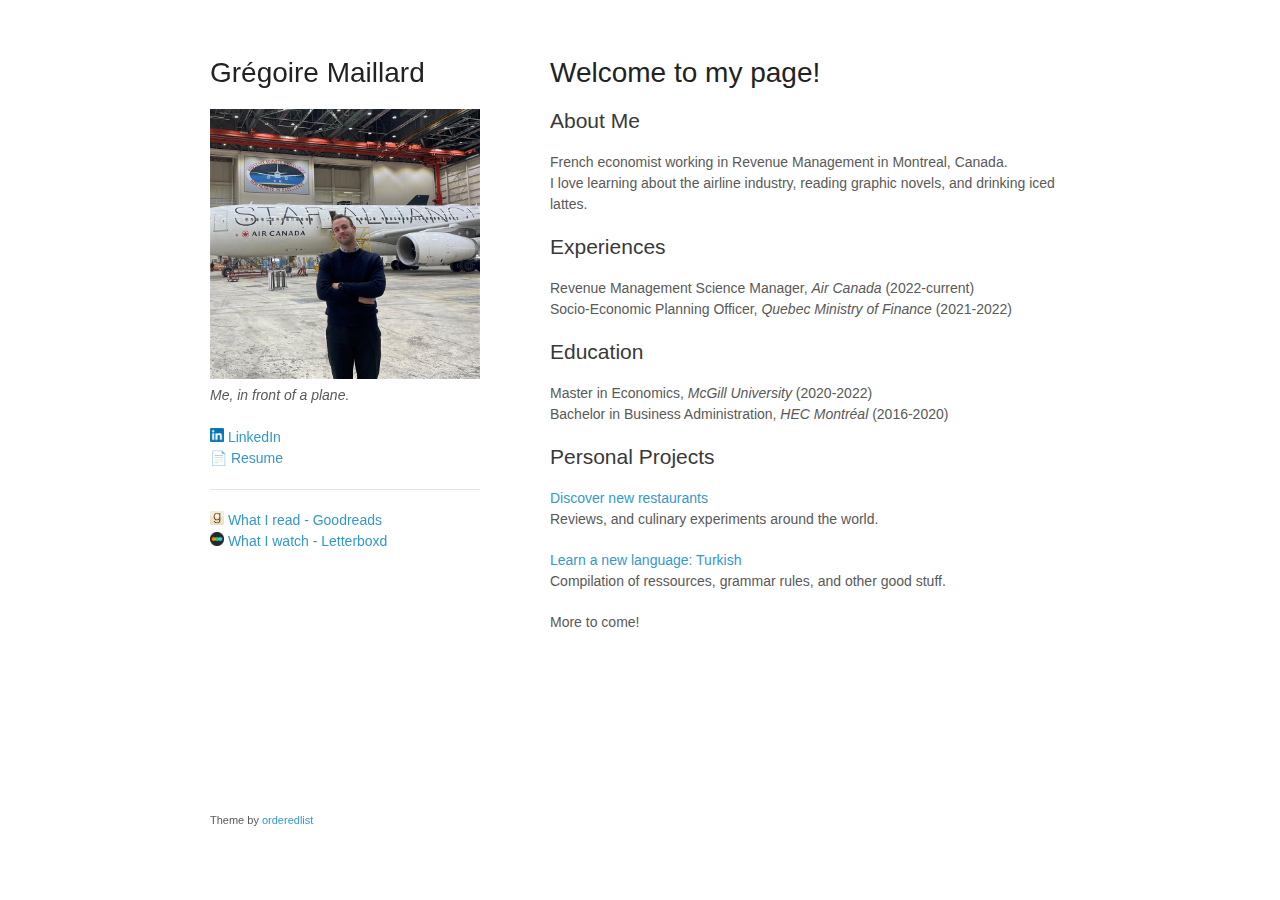
<file: index.html>
<!doctype html>
<html>
  <head>
<!-- Google tag (gtag.js) -->
<script async src="https://www.googletagmanager.com/gtag/js?id=G-HT8J8ZFYTB"></script>
<script>
  window.dataLayer = window.dataLayer || [];
  function gtag(){dataLayer.push(arguments);}
  gtag('js', new Date());

  gtag('config', 'G-HT8J8ZFYTB');
</script>
    <meta charset="utf-8">
    <meta http-equiv="X-UA-Compatible" content="chrome=1">
    <title>Grégoire's Page</title>

    <link rel="stylesheet" href="stylesheets/styles.css">
    <link rel="stylesheet" href="stylesheets/pygment_trac.css">
    <meta name="viewport" content="width=device-width">
    <!--[if lt IE 9]>
    <script src="//html5shiv.googlecode.com/svn/trunk/html5.js"></script>
    <![endif]-->

  </head>
  <body>

    <div class="wrapper">
      <header>
        <h1>Grégoire Maillard</h1>
		<img src="/assets/img/profile.png" alt="Logo" />
        

        <p><i>Me, in front of a plane.</i> <br> <br> <a href="https://www.linkedin.com/in/gregoire-maillard" target="_blank"><img src="/assets/img/linkedin_logo.png" alt="Linkedin" style="width:14px;height:14px;"> LinkedIn</a> <br> <a href="/assets/docs/resume.pdf" >📄 Resume</a> <hr/>  <a href="https://www.goodreads.com/user/show/185240636-gr-goire-maillard" target="_blank"><img src="/assets/img/goodreads2.png" alt="Goodreads" style="width:14px;height:14px;"> What I read - Goodreads</a> <br> <a href="https://letterboxd.com/gregoire_/" target="_blank"><img src="/assets/img/letterboxd.png" alt="Letterboxd" style="width:14px;height:14px;"> What I watch - Letterboxd</a></p>
        
		
        

        <p></p>
      </header>
      <section>
        <h1>Welcome to my page!</h1>


		<h2>About Me</h2>

		<p>French economist working in Revenue Management in Montreal, Canada.<br>
        I love learning about the airline industry, reading graphic novels, and drinking iced lattes.<br>
		</p>


		<h2>Experiences</h2>

		<p>
      Revenue Management Science Manager, <i>Air Canada</i> (2022-current)<br>
      Socio-Economic Planning Officer, <i>Quebec Ministry of Finance</i> (2021-2022)<br>
 
        <h2>Education</h2>

		<p>Master in Economics, <i>McGill University</i> (2020-2022)<br>
       Bachelor in Business Administration, <i>HEC Montréal</i> (2016-2020)</p>
		
		<h2>Personal Projects</h2>

    <p><a href="/food.html">Discover new restaurants </a><br />Reviews, and culinary experiments around the world.</p>

		<p><a href="/learnturkish.html">Learn a new language: Turkish </a><br />Compilation of ressources, grammar rules, and other good stuff.</p>
		


		<p>More to come!<br>
        </p>


      </section>
      <footer>
        <p><small>Theme by <a href="https://github.com/orderedlist">orderedlist</a></small></p>
      </footer>
    </div>
    <script src="javascripts/scale.fix.js"></script>
  </body>
</html>
</file>
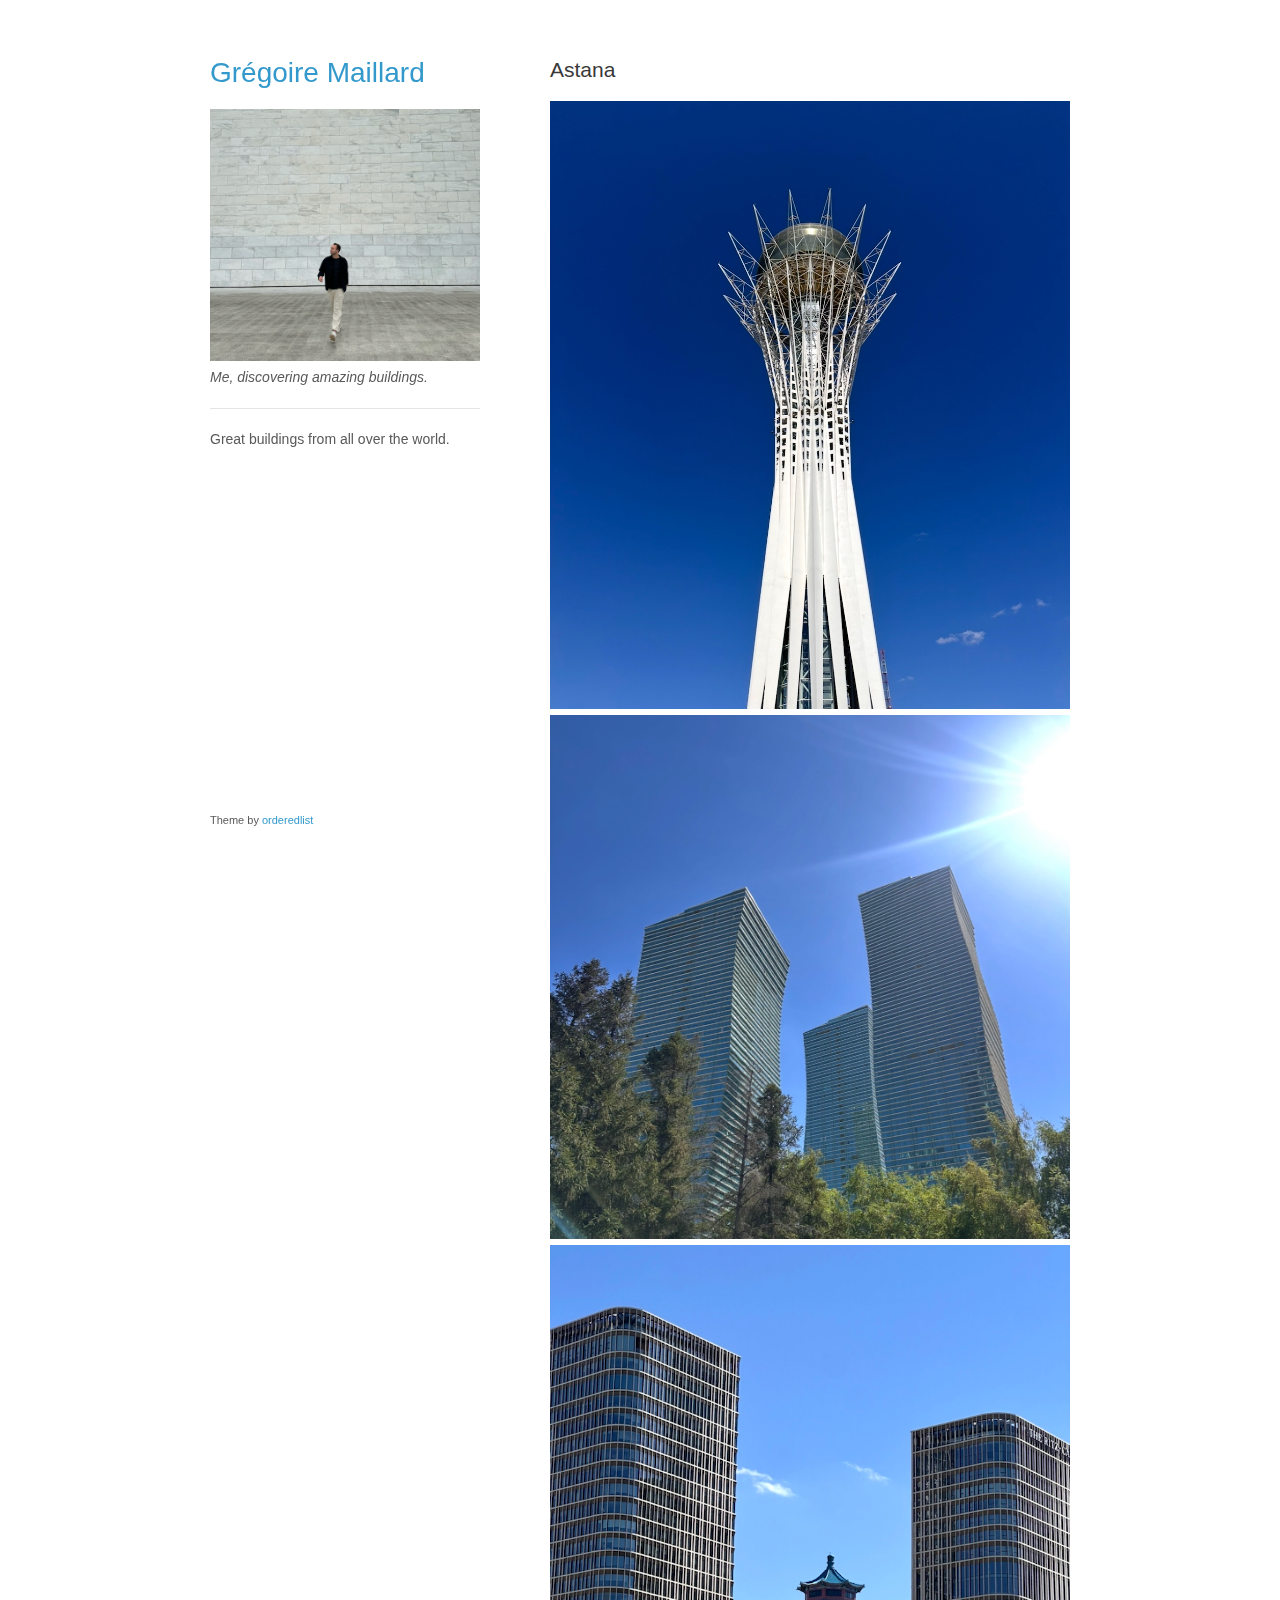
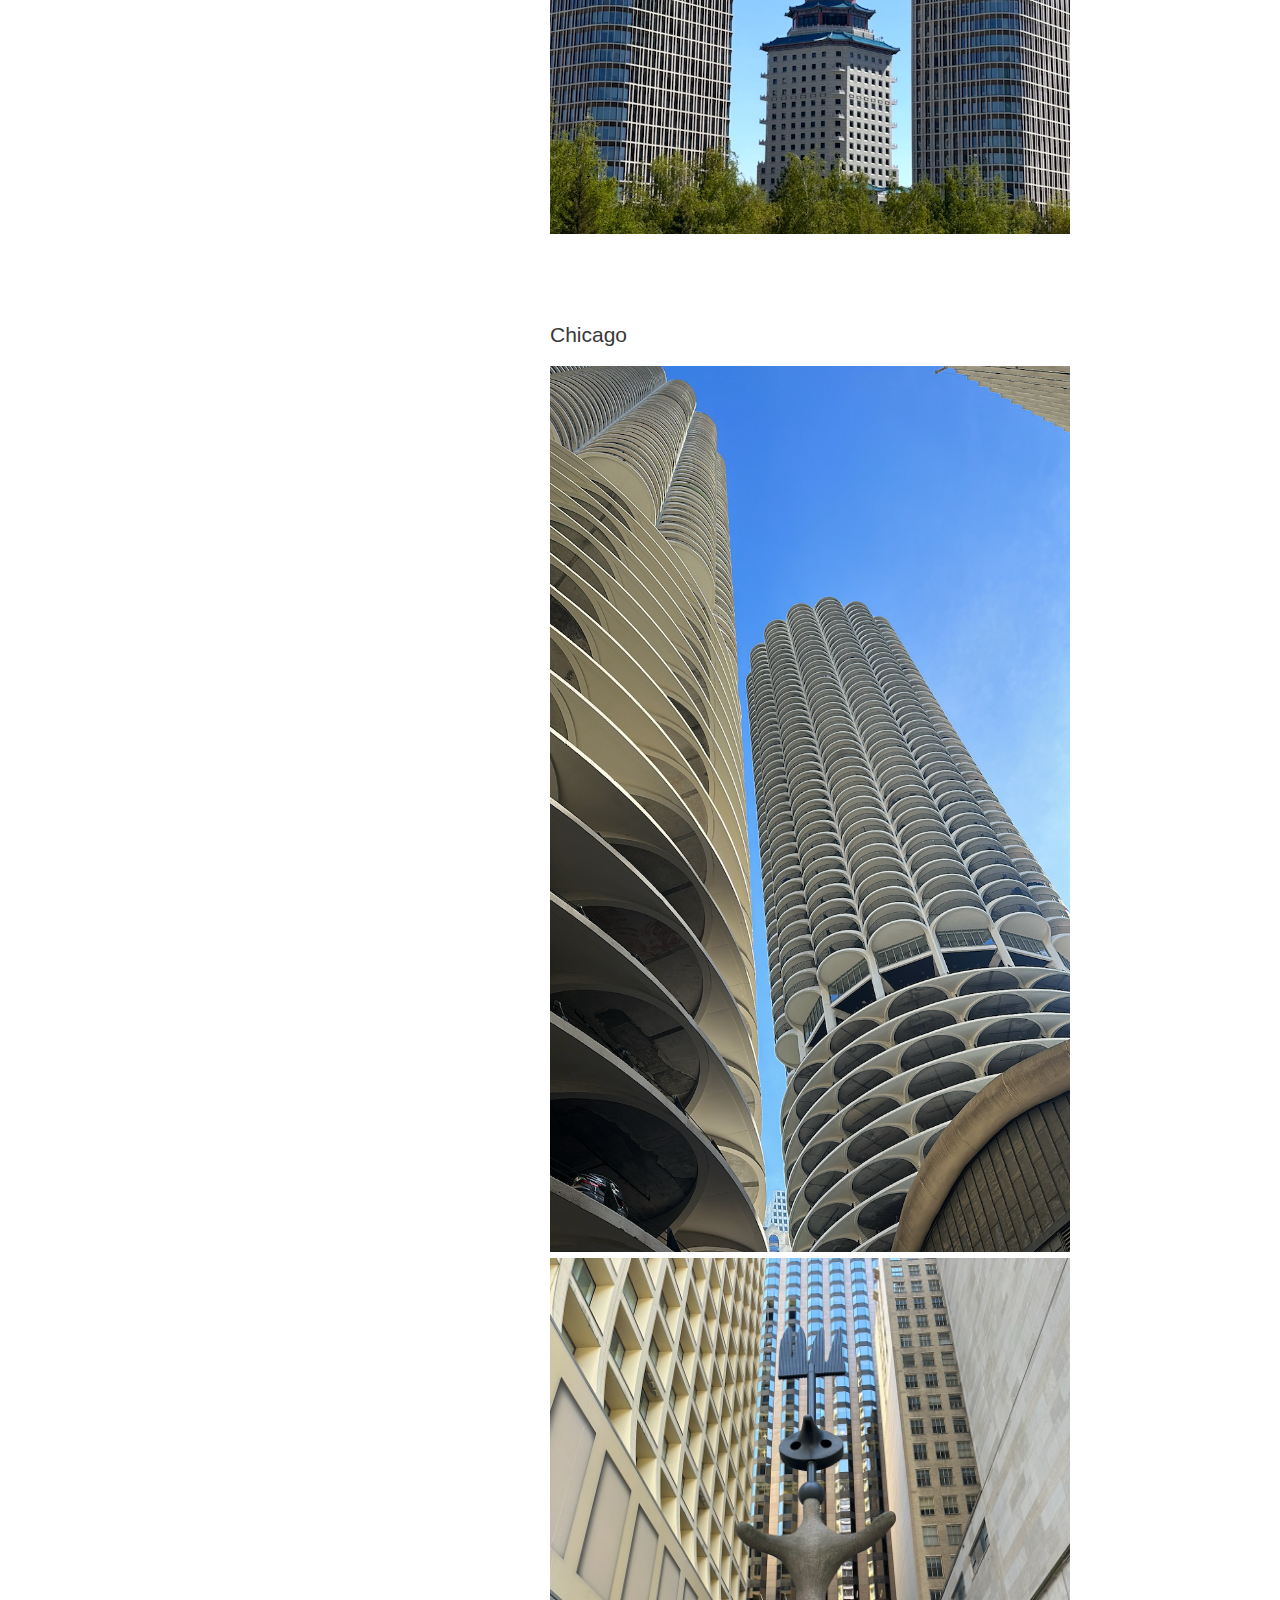
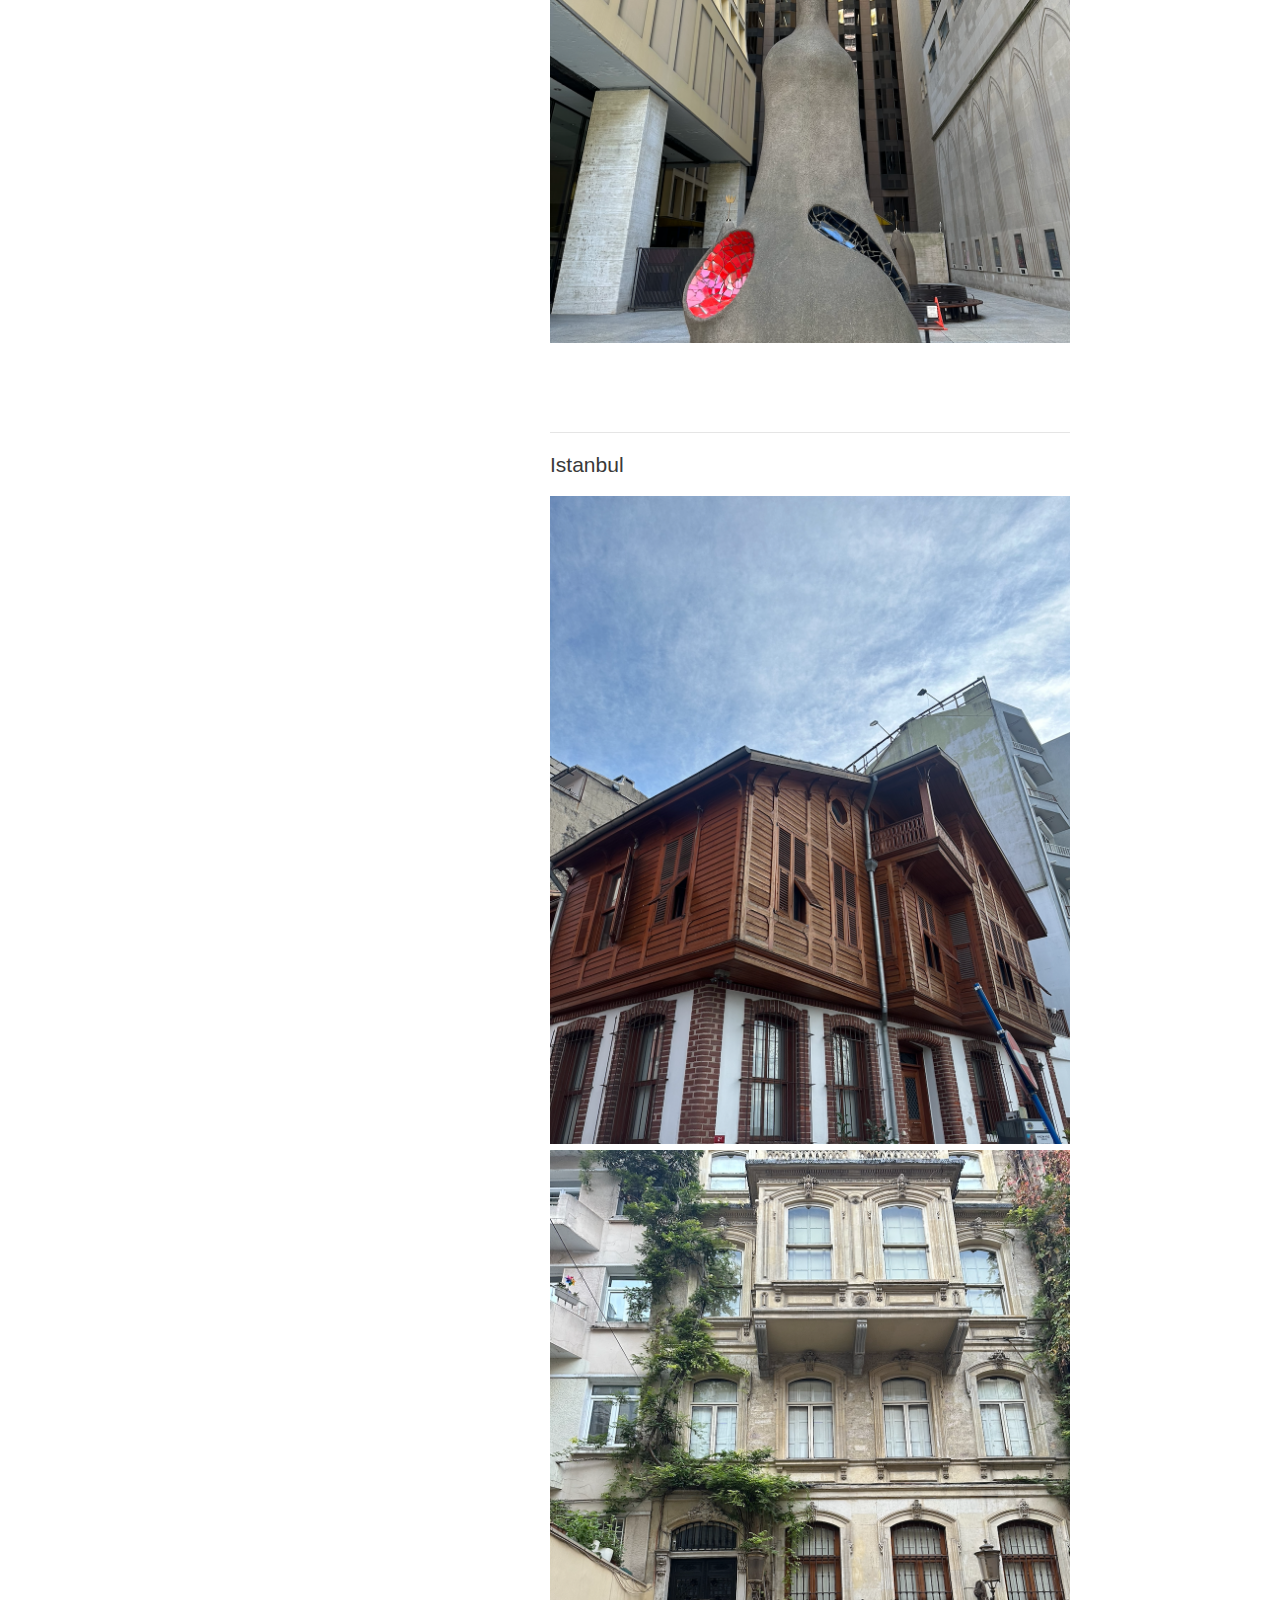
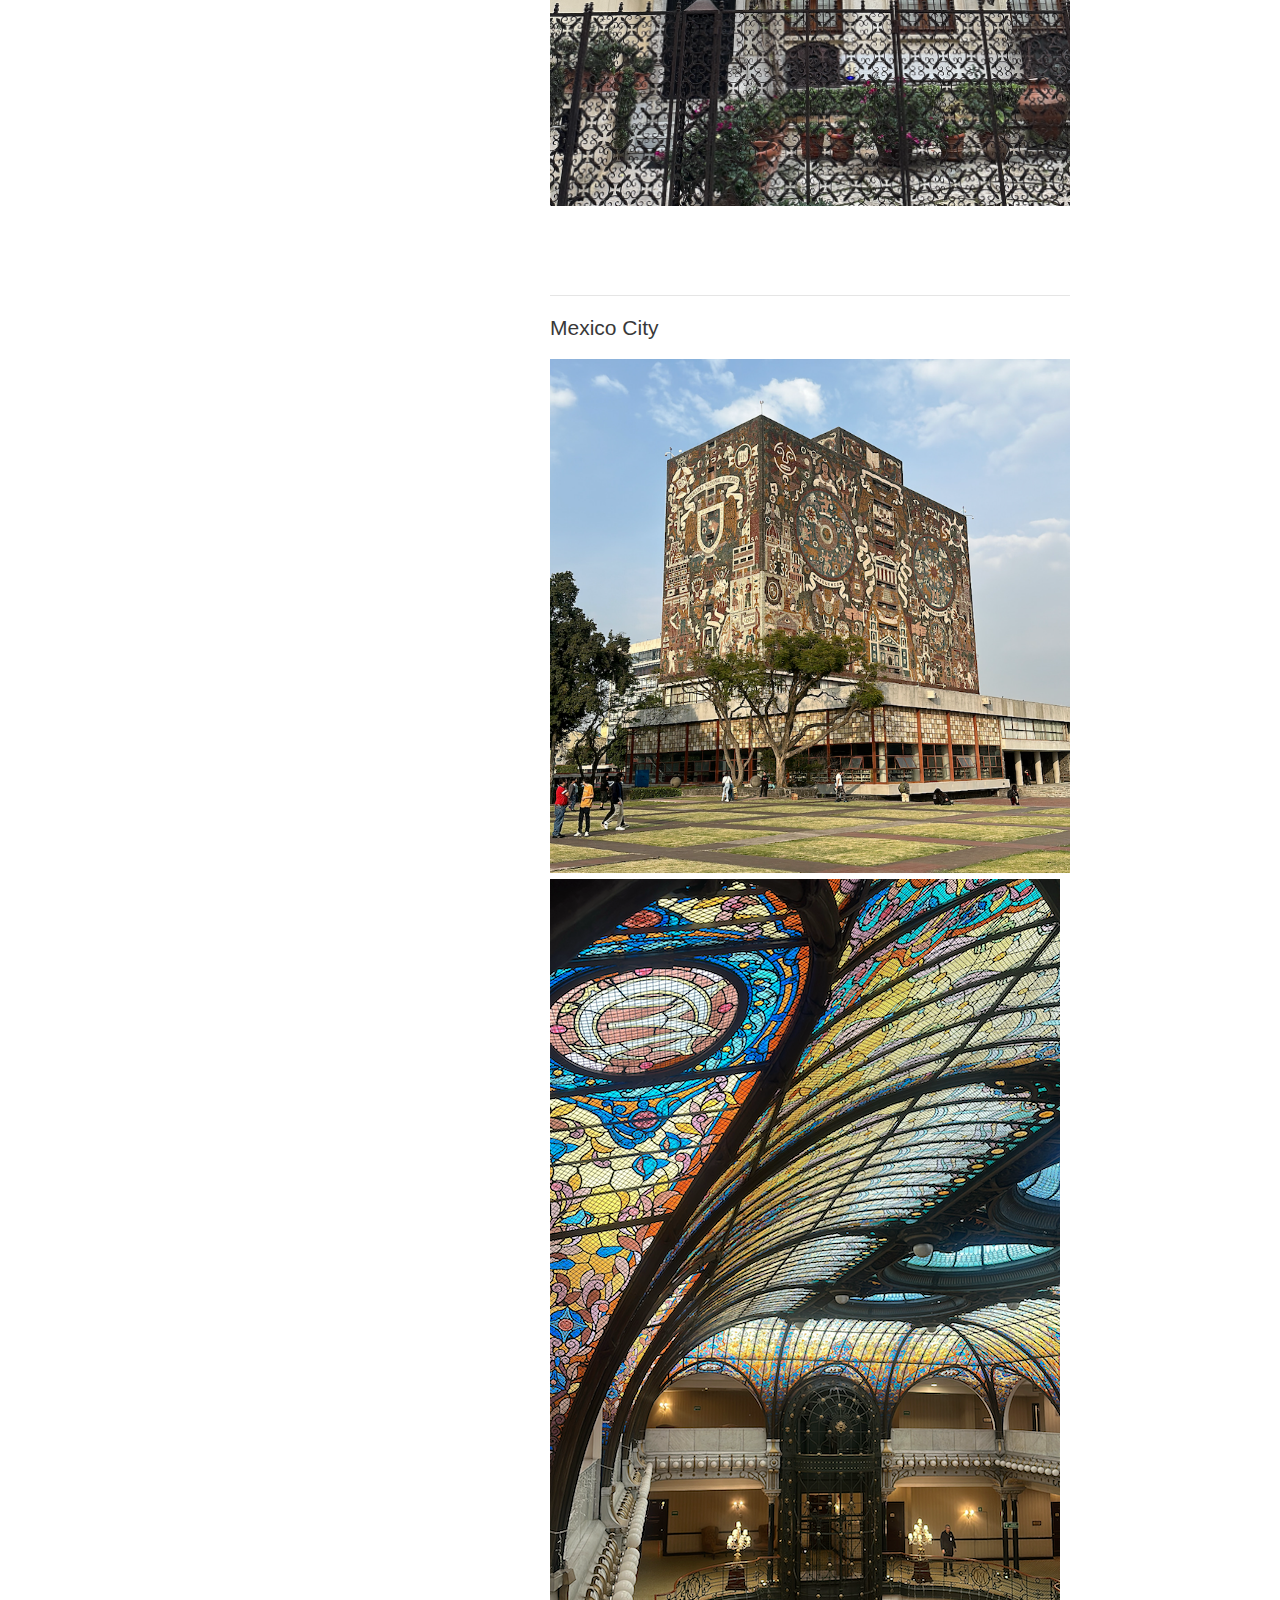
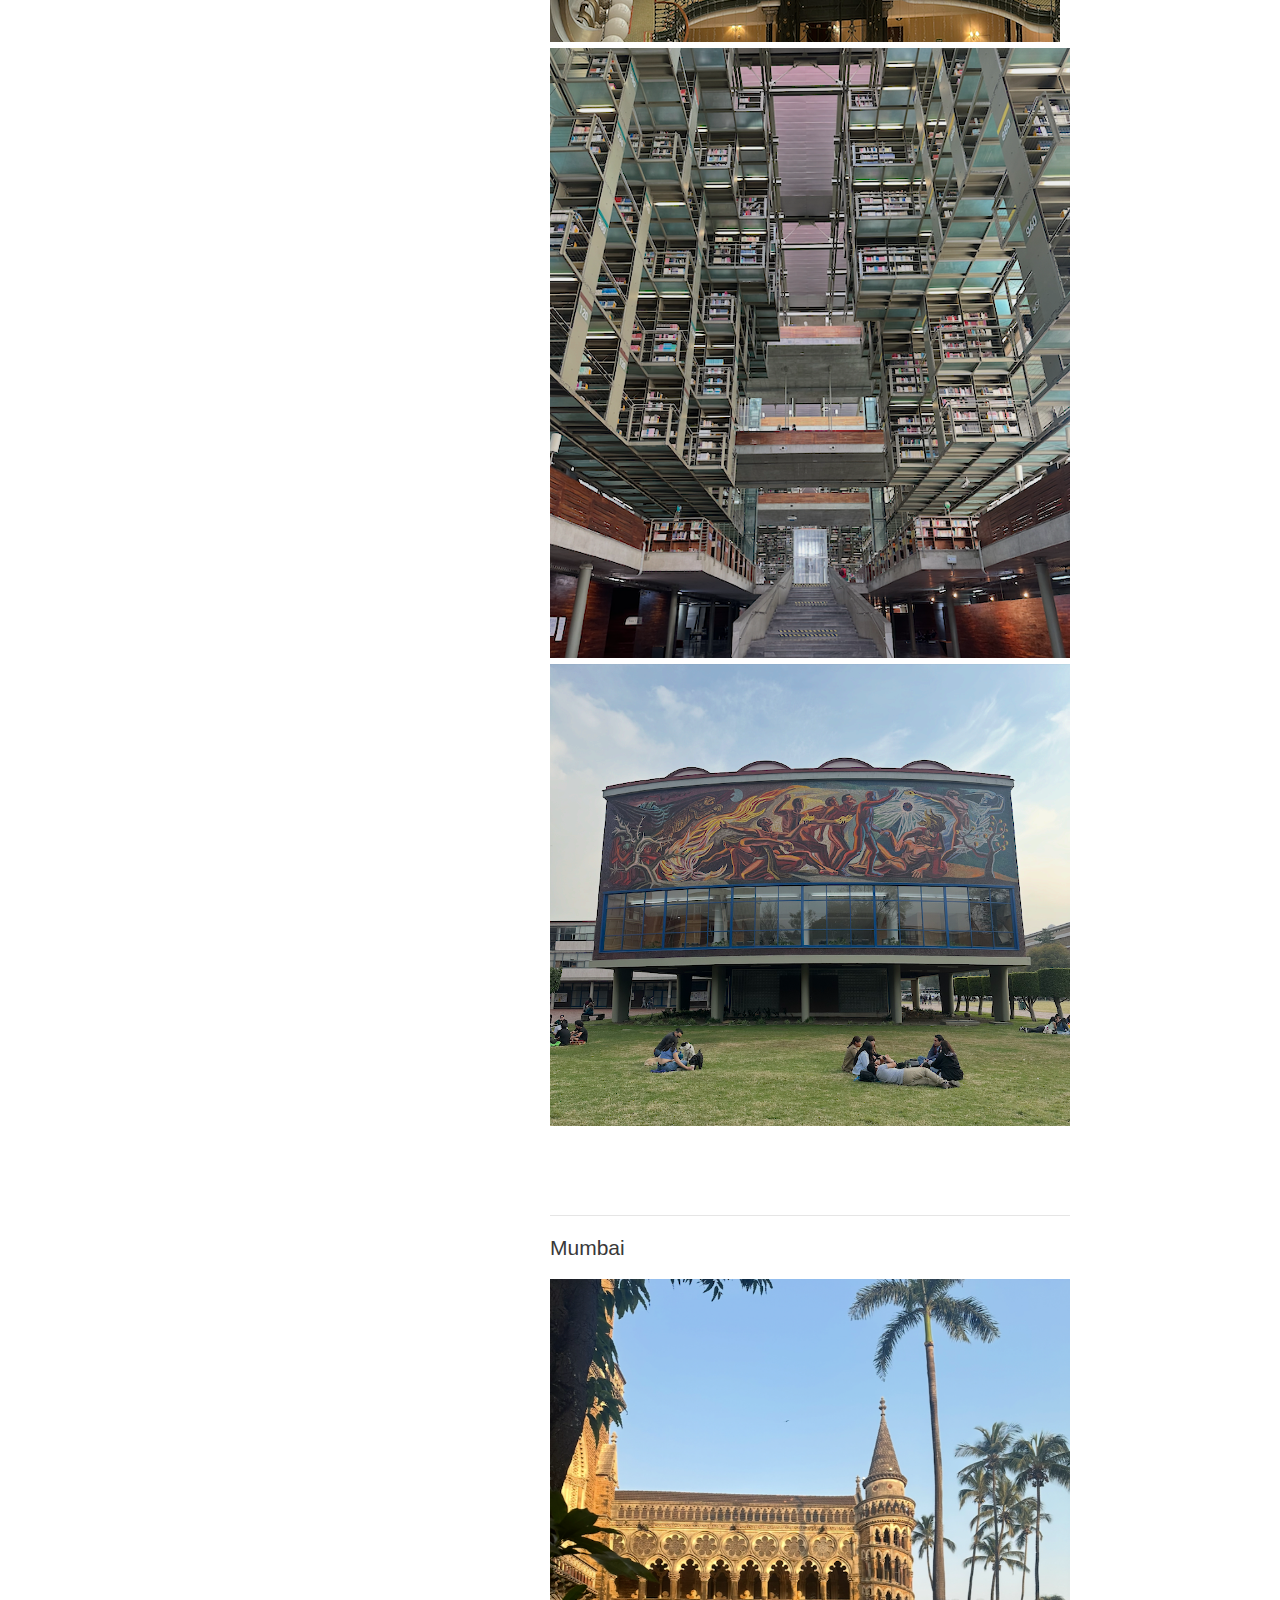
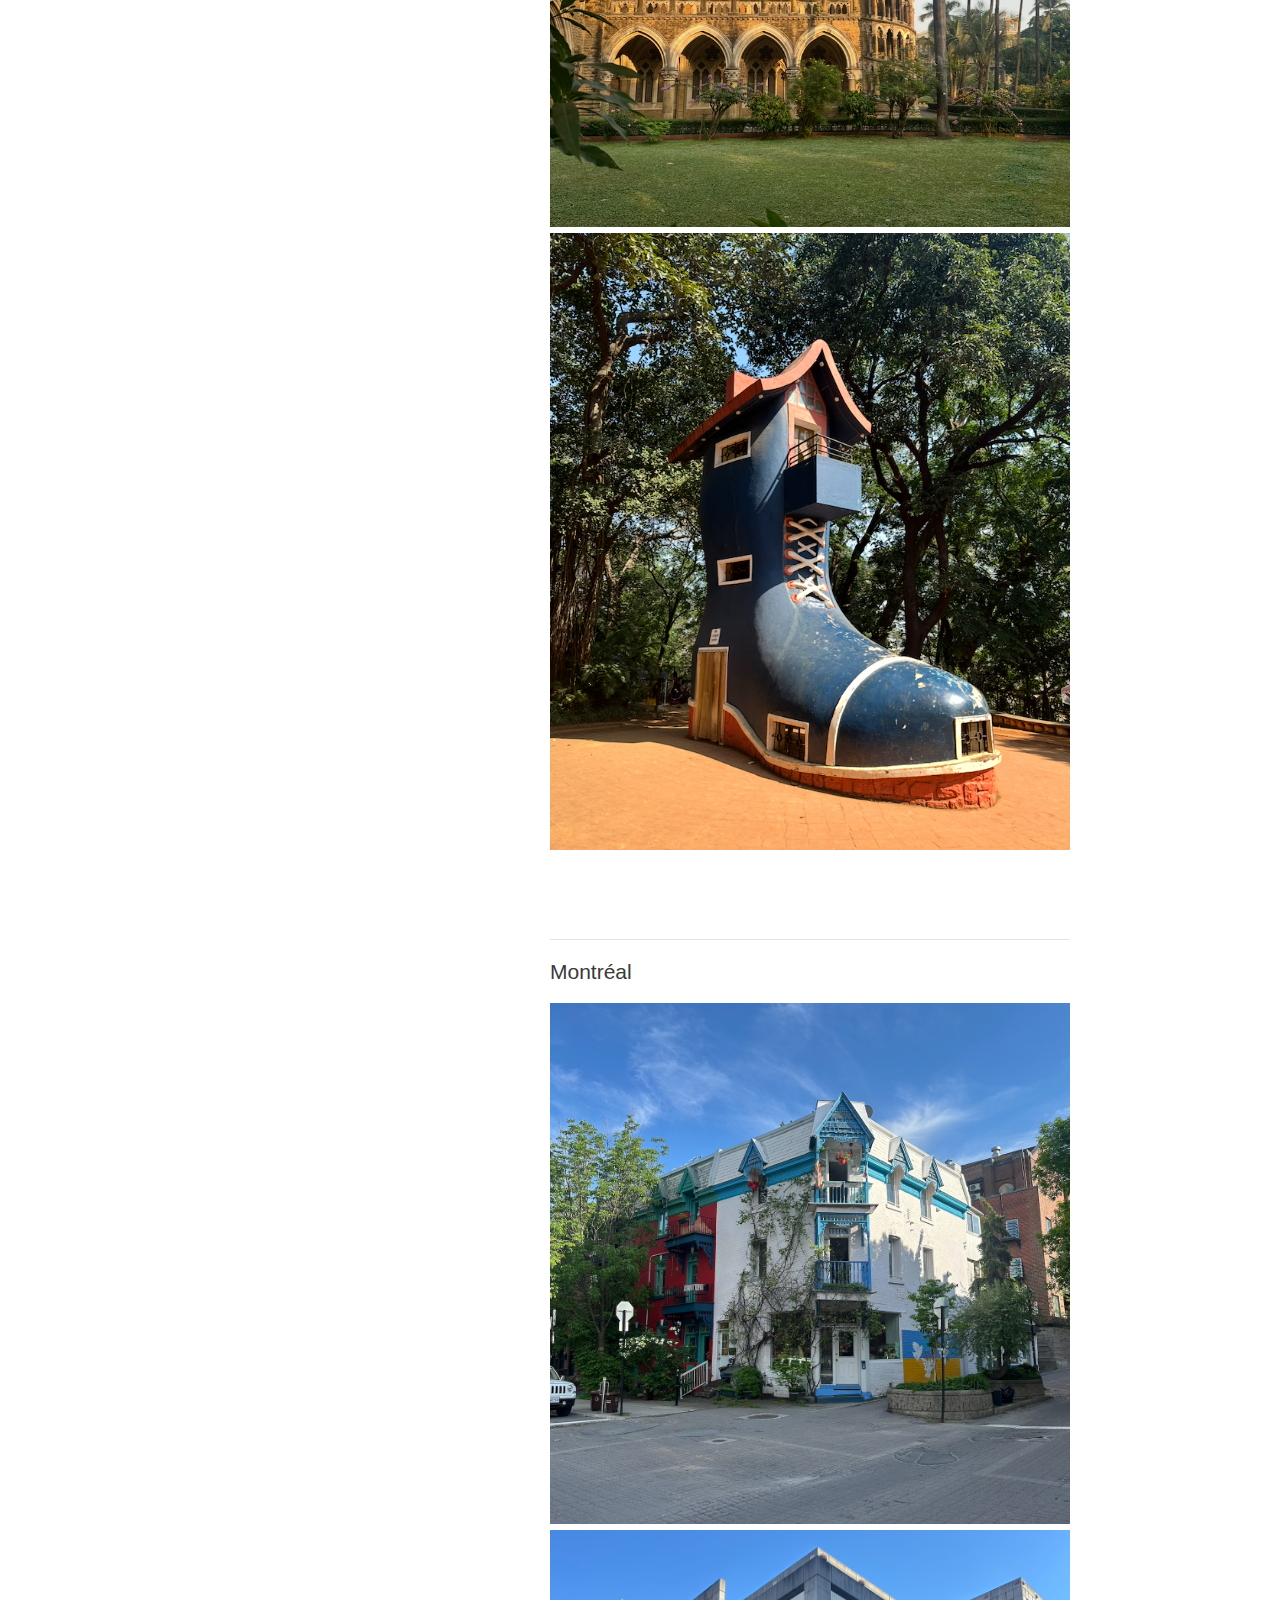
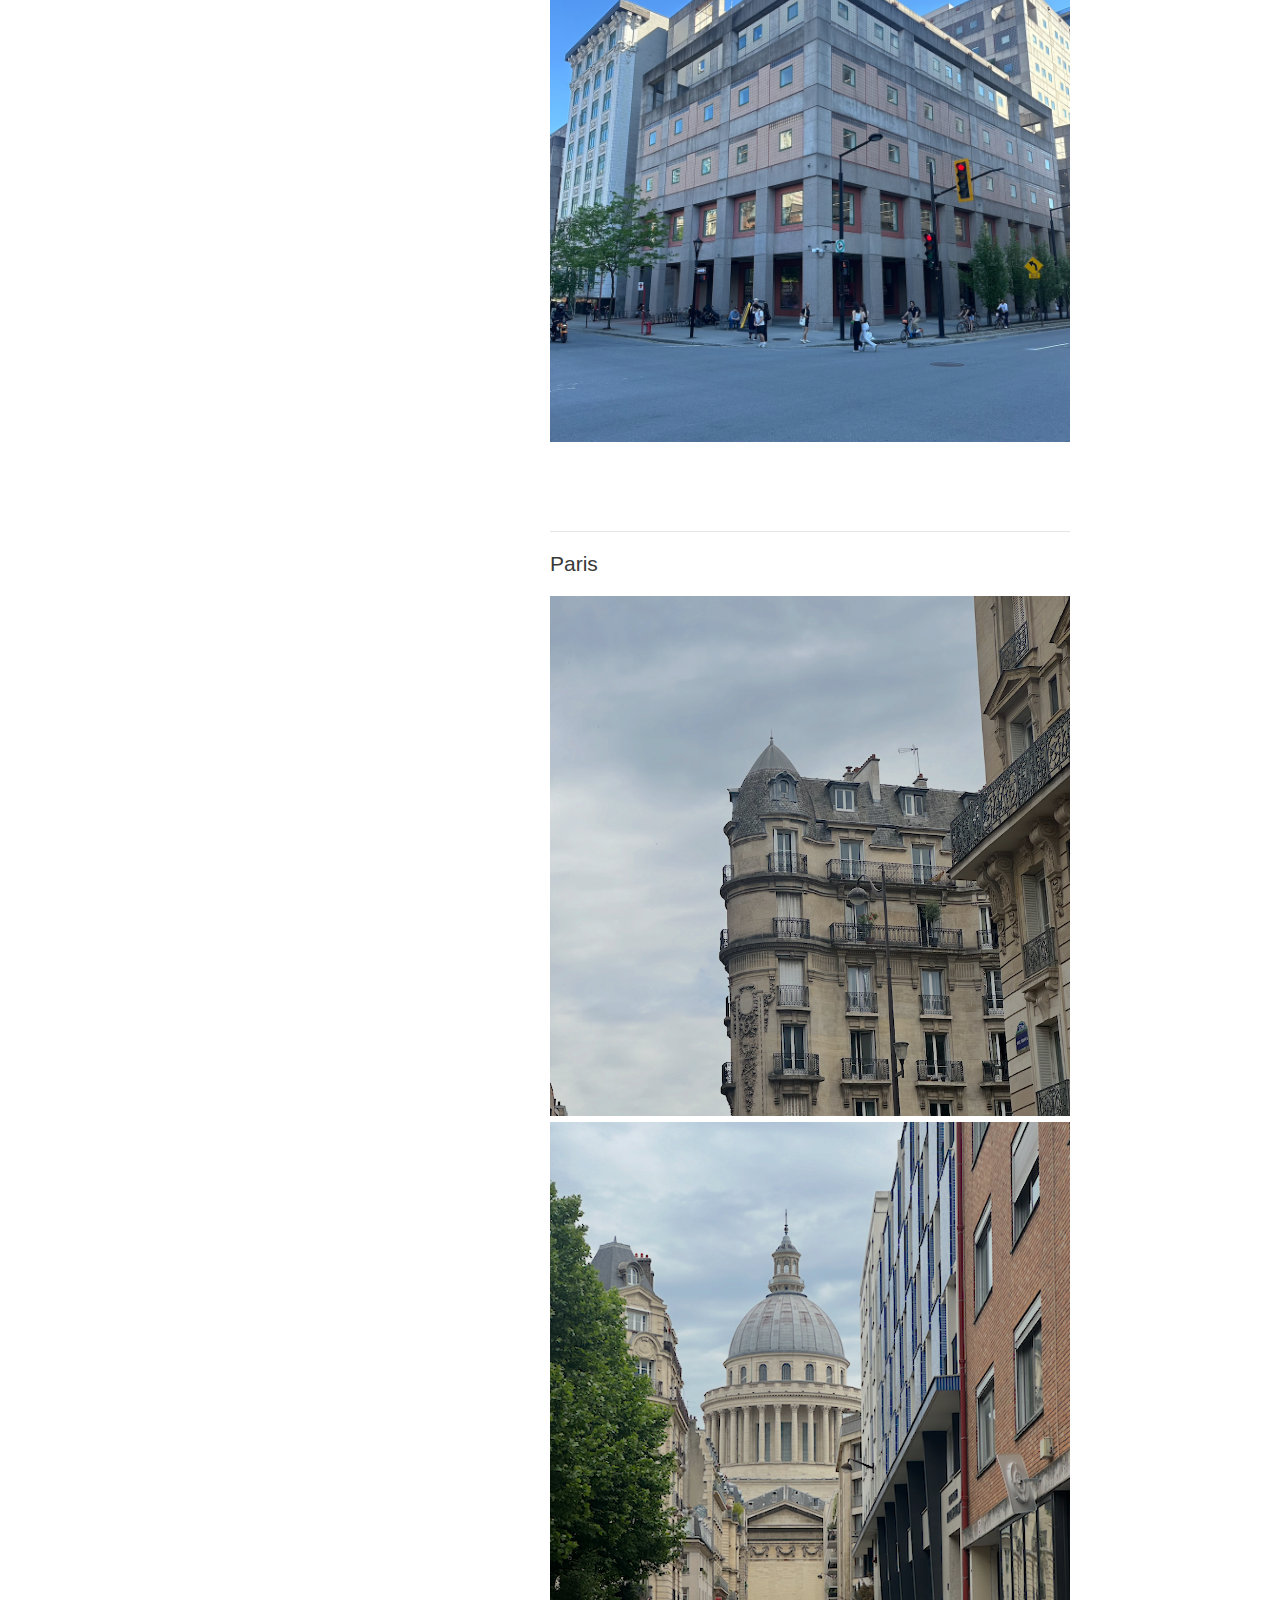
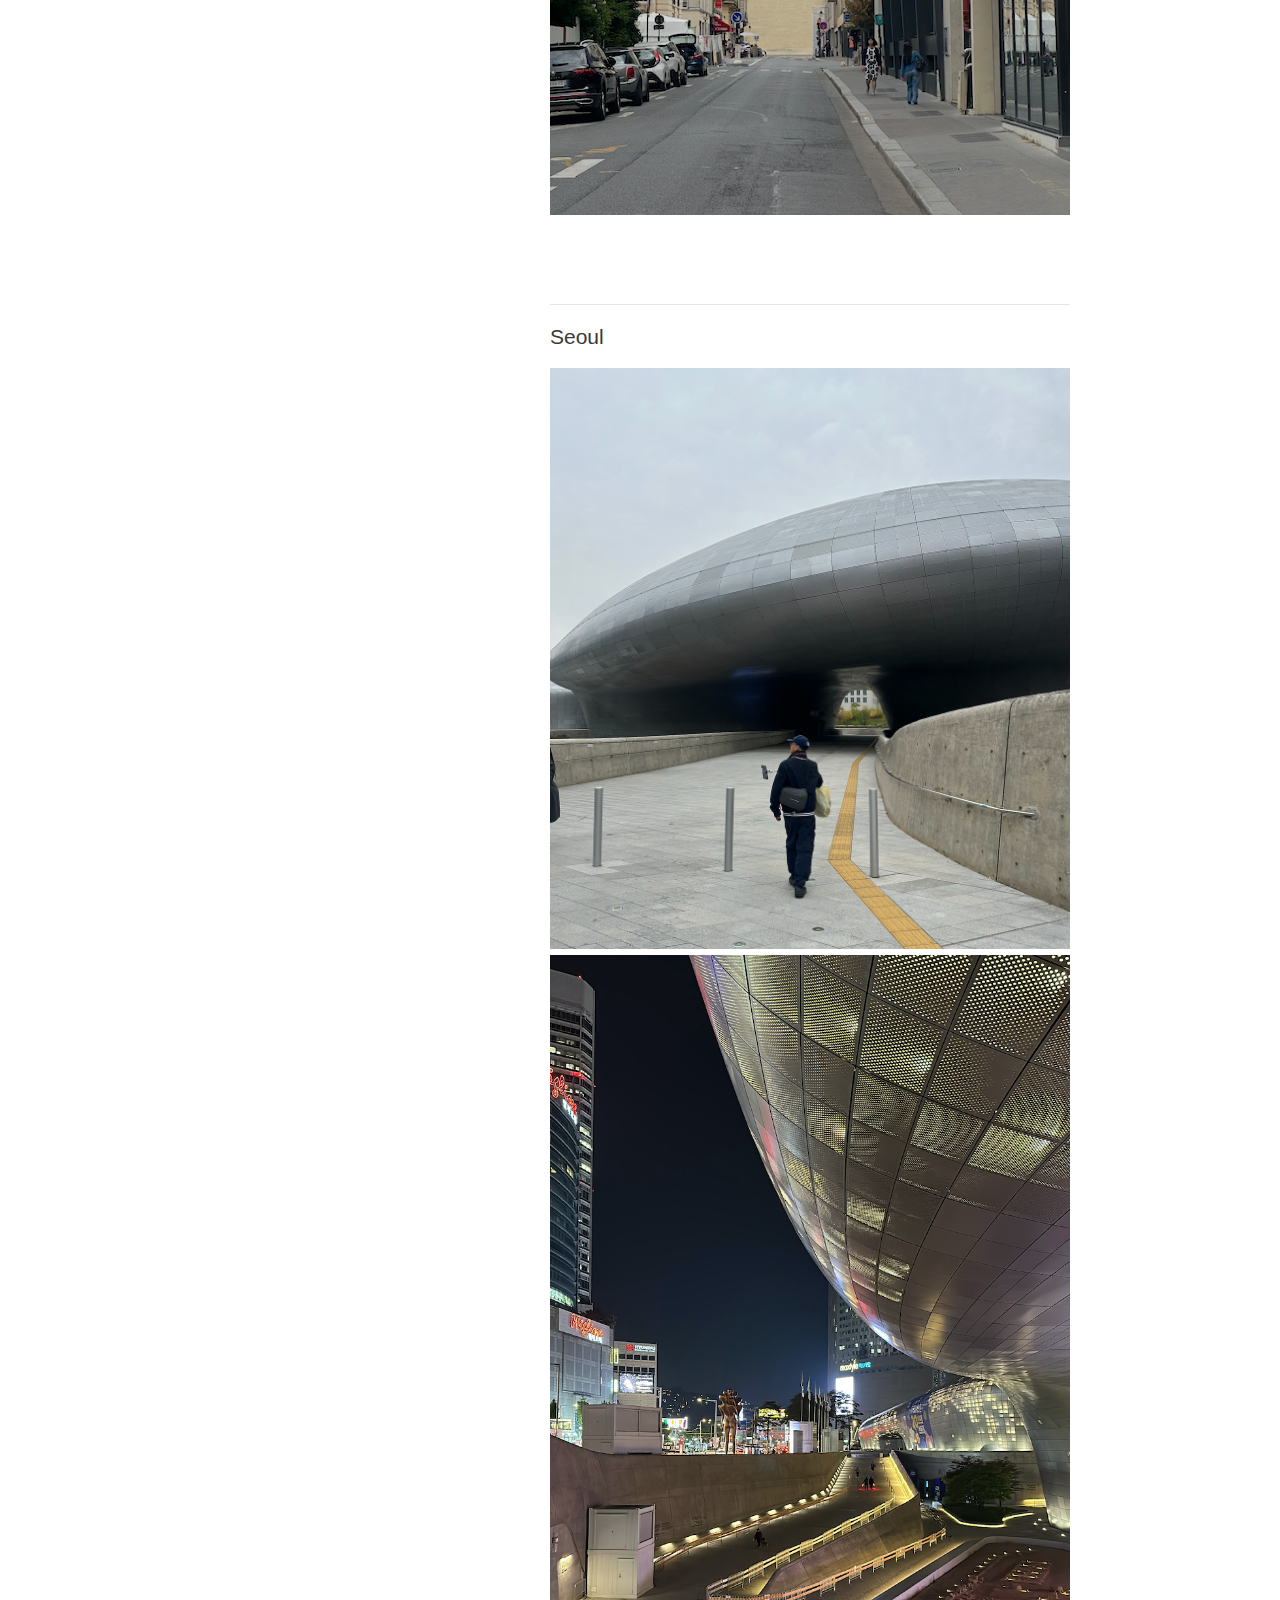
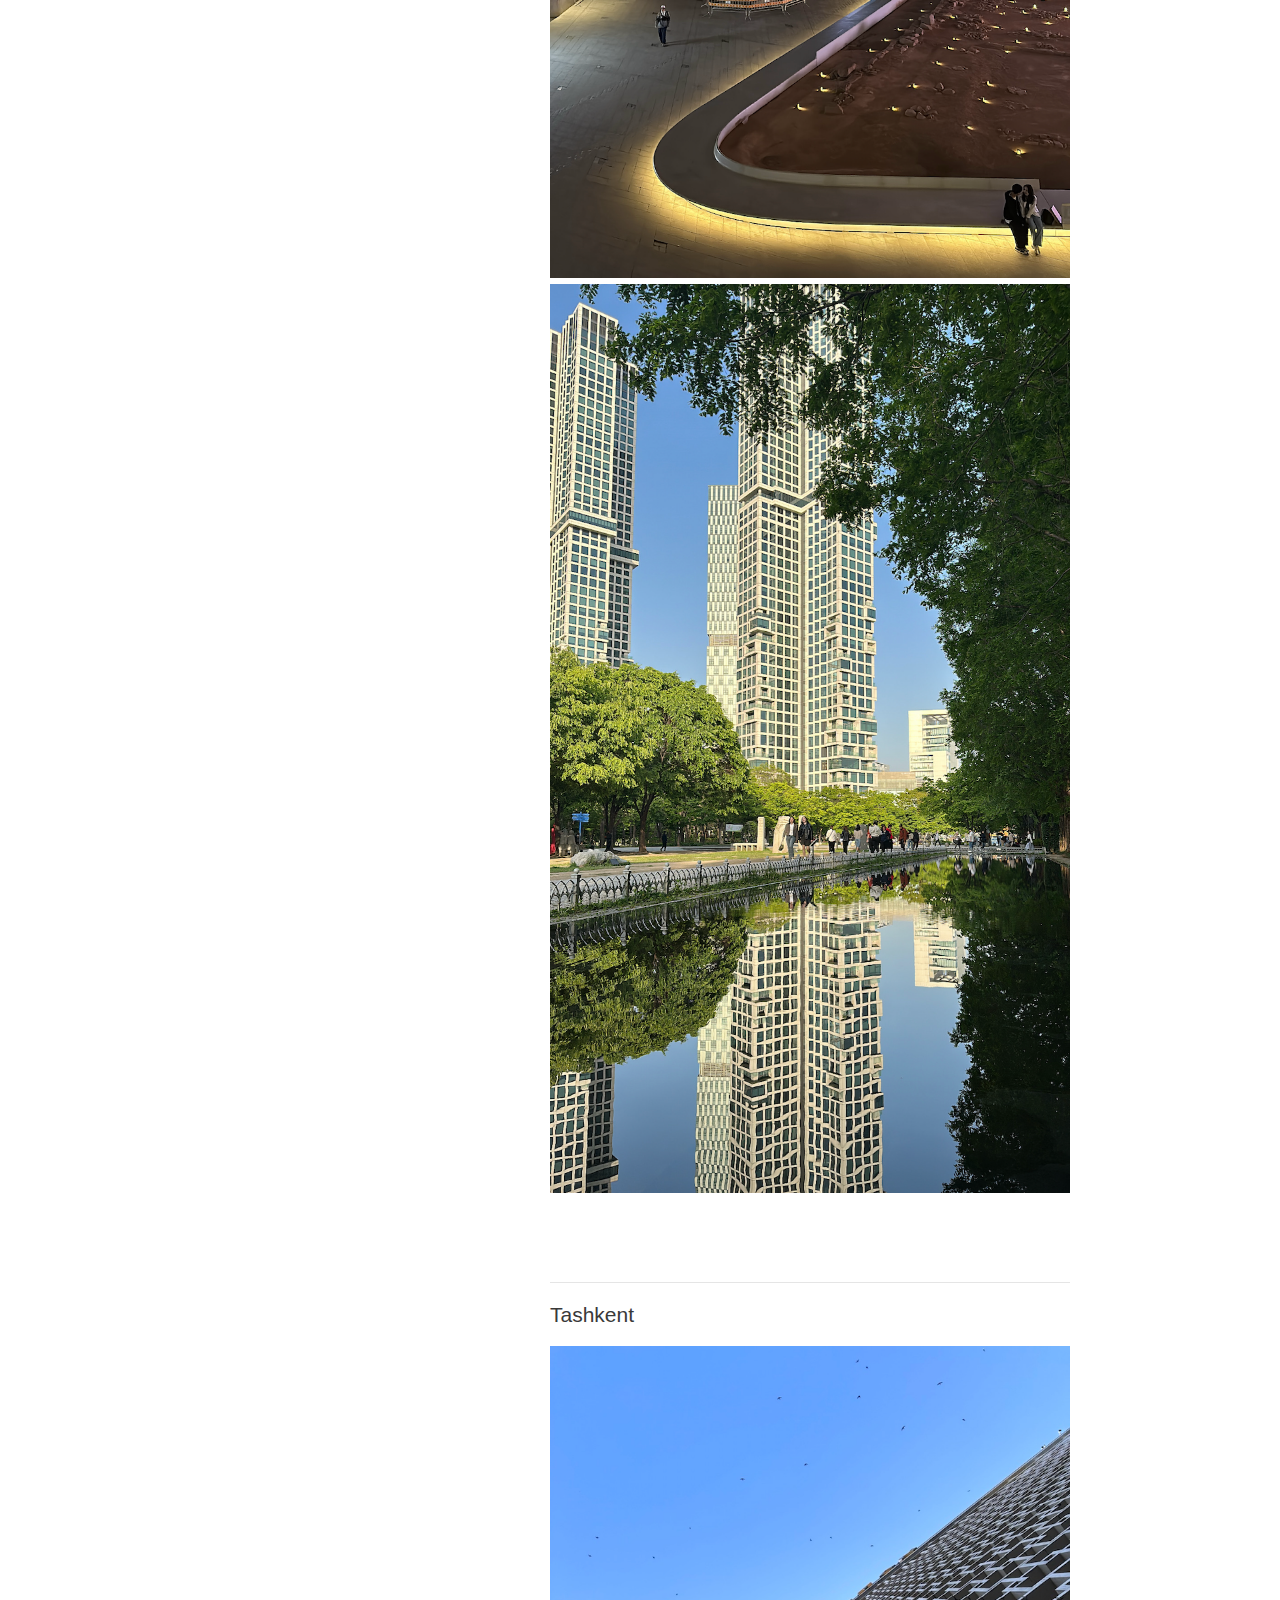
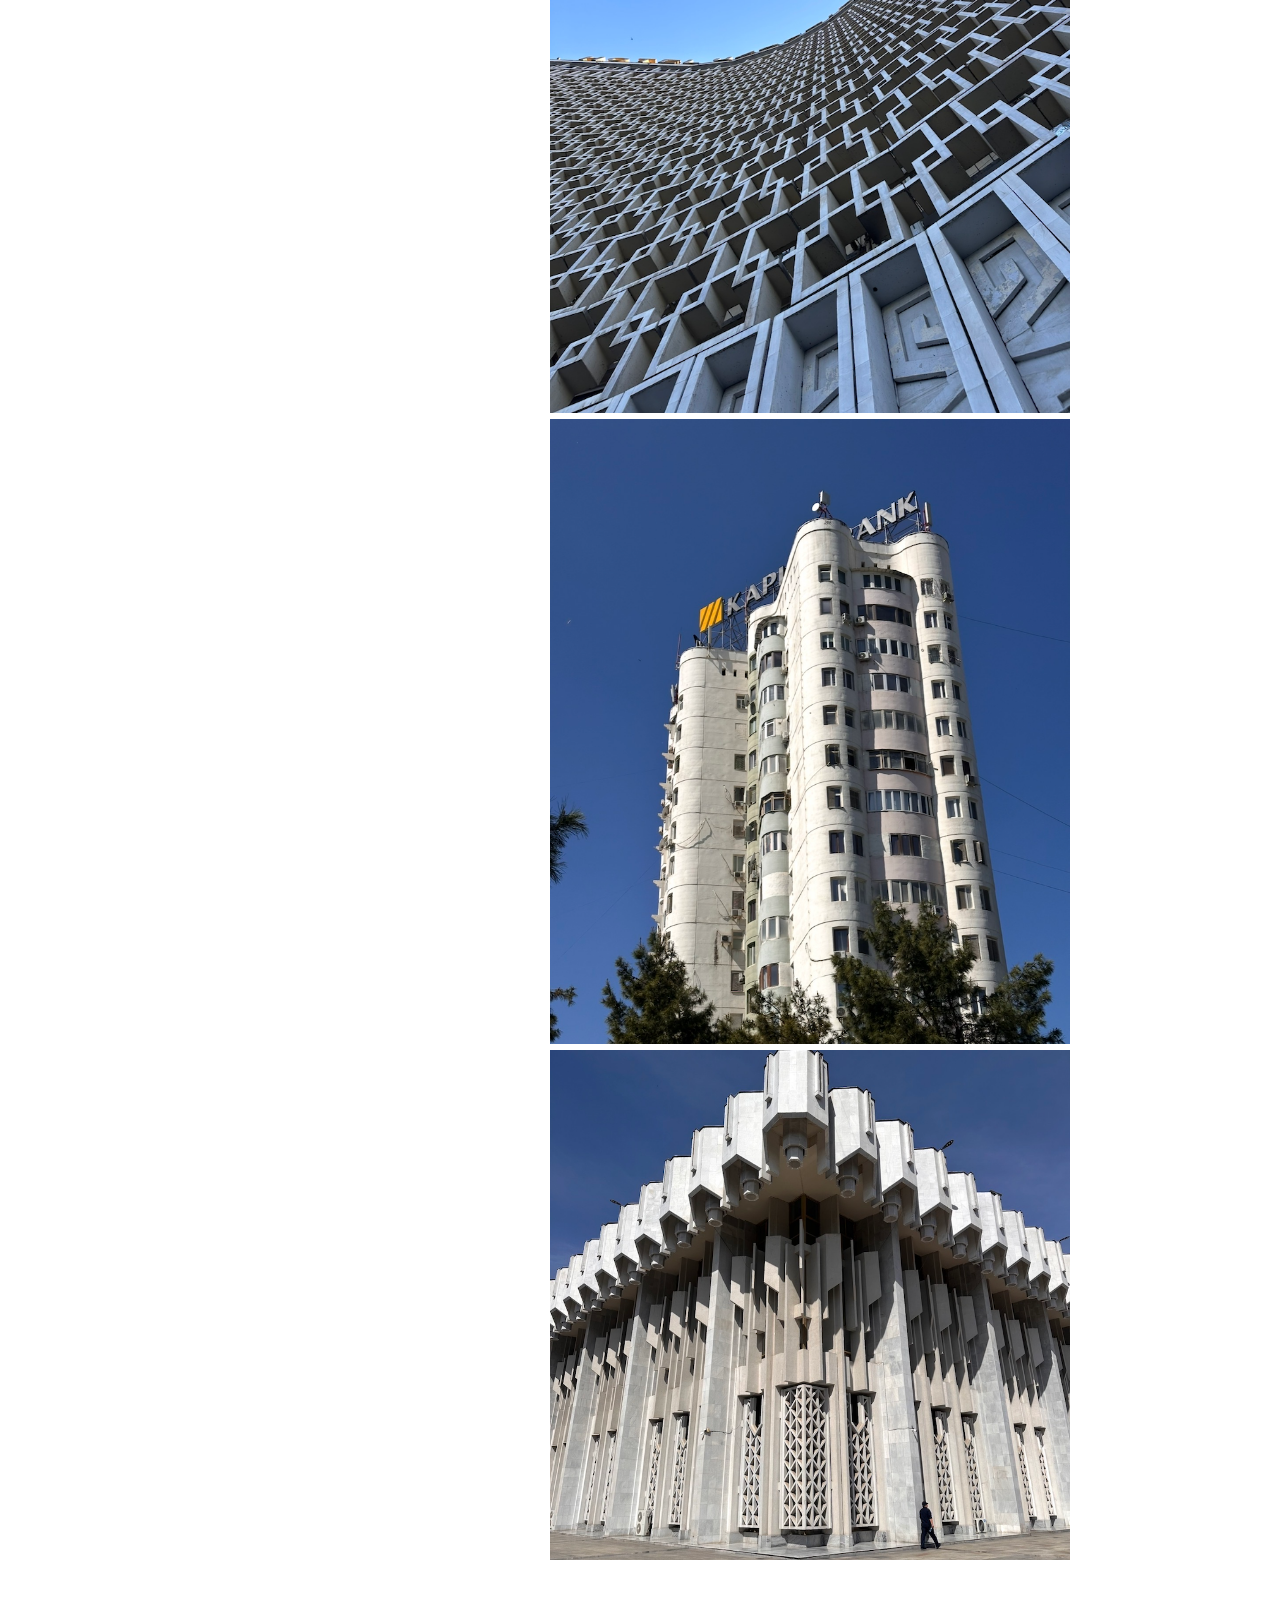
<file: architecture.html>
<!doctype html>
<html>
  <head>
<!-- Google tag (gtag.js) -->
<script async src="https://www.googletagmanager.com/gtag/js?id=G-HT8J8ZFYTB"></script>
<script>
  window.dataLayer = window.dataLayer || [];
  function gtag(){dataLayer.push(arguments);}
  gtag('js', new Date());

  gtag('config', 'G-HT8J8ZFYTB');
</script>
    <meta charset="utf-8">
    <meta http-equiv="X-UA-Compatible" content="chrome=1">
    <title>Cultivate my eye for everyday architecture</title>

    <link rel="stylesheet" href="stylesheets/styles.css">
    <link rel="stylesheet" href="stylesheets/pygment_trac.css">
    <meta name="viewport" content="width=device-width">
    <!--[if lt IE 9]>
    <script src="//html5shiv.googlecode.com/svn/trunk/html5.js"></script>
    <![endif]-->

  </head>
  <body>

    <div class="wrapper">
      <header>
        <h1> <a href=https://gregoiremaillard.com> Grégoire Maillard </a> </h1>
		<img src="/assets/img/architecture_main.png" alt="Logo" />
        

        <p><i>Me, discovering amazing buildings.</i> <br><hr/> Great buildings from all over the world. </p>
        
		
        

        <p></p>
      </header>
      <section>

        <h2>Astana</h2>  
 
        <img src="/assets/img/astana1.png" alt="astana1" />
        <img src="/assets/img/astana2.png" alt="astana2" />
        <img src="/assets/img/astana3.png" alt="astana3" />
    
        <p>
        
         

<br /> <br> 
<br> 

        <h2>Chicago</h2>  
 
        <img src="/assets/img/chicago1.png" alt="chicago1" />
        <img src="/assets/img/chicago2.png" alt="chicago2" />
    
        <p>
        
         

<br /> <br> 
<br> 
          
      <!--[if lt IE 9]>        <i>Location:  <a href=https://maps.app.goo.gl/uFwU4c9iXZXk9qL19> </a></i></p> <![endif]-->
          <p><hr/> </p>

          <h2>Istanbul</h2>  
 
          <img src="/assets/img/istanbul1.png" alt="istanbul1" />
          <img src="/assets/img/istanbul2.png" alt="istanbul2" />
      
          <p>
          
           
  
  <br /> <br> 
  <br> 

          <!--[if lt IE 9]>        <i>Location:  <a href=https://maps.app.goo.gl/uFwU4c9iXZXk9qL19> </a></i></p> <![endif]-->
            <p><hr/> </p>
    
        <h2>Mexico City</h2>  
 
        <img src="/assets/img/mexico1.png" alt="mexico1" />
        <img src="/assets/img/mexico2.png" alt="mexico2" />
        <img src="/assets/img/mexico3.png" alt="mexico3" />
        <img src="/assets/img/mexico4.png" alt="mexico4" />
    
        <p>
<br /> <br> 
<br> 
            
        <!--[if lt IE 9]>        <i>Location:  <a href=https://maps.app.goo.gl/uFwU4c9iXZXk9qL19> </a></i></p> <![endif]-->
            <p><hr/> </p>
    
        <h2>Mumbai</h2>  
 
        <img src="/assets/img/mumbai1.png" alt="mumbai1" />
        <img src="/assets/img/mumbai2.png" alt="mumbai2" />
    
        <p>
                
         

<br /> <br> 
<br> 
            
        <!--[if lt IE 9]>        <i>Location:  <a href=https://maps.app.goo.gl/uFwU4c9iXZXk9qL19> </a></i></p> <![endif]-->
            <p><hr/> </p>
    
        <h2>Montréal</h2>  
 
        <img src="/assets/img/montreal1.png" alt="montreal1" />
        <img src="/assets/img/montreal2.png" alt="montreal2" />
    
        <p>
        
         

<br /> <br> 
<br> 

          
      <!--[if lt IE 9]>        <i>Location:  <a href=https://maps.app.goo.gl/uFwU4c9iXZXk9qL19> </a></i></p> <![endif]-->
      <p><hr/> </p>

      <h2>Paris</h2>  

      <img src="/assets/img/paris1.png" alt="paris1" />
      <img src="/assets/img/paris2.png" alt="paris2" />

  
      <p>
      
       

<br /> <br> 
<br> 
          
      <!--[if lt IE 9]>        <i>Location:  <a href=https://maps.app.goo.gl/uFwU4c9iXZXk9qL19> </a></i></p> <![endif]-->
          <p><hr/> </p>
          <h2>Seoul</h2>  
 
          <img src="/assets/img/seoul1.png" alt="seoul1" />
          <img src="/assets/img/seoul2.png" alt="seoul2" />
          <img src="/assets/img/seoul3.png" alt="seoul3" />
      
          <p>
          
           
  
  <br /> <br> 
  <br> 

        <!--[if lt IE 9]>        <i>Location:  <a href=https://maps.app.goo.gl/uFwU4c9iXZXk9qL19> </a></i></p> <![endif]-->
          <p><hr/> </p>
          <h2>Tashkent</h2>  
 
          <img src="/assets/img/tashkent1.png" alt="tashkent1" />
          <img src="/assets/img/tashkent2.png" alt="tashkent2" />
          <img src="/assets/img/tashkent3.png" alt="tashkent3" />
      
          <p>
          
           
  
  <br /> <br> 
  <br> 
            
        <!--[if lt IE 9]>        <i>Location:  <a href=https://maps.app.goo.gl/uFwU4c9iXZXk9qL19> </a></i></p> <![endif]-->
            <p><hr/> </p>


      </section>
      <footer>
        <p><small>Theme by <a href="https://github.com/orderedlist">orderedlist</a></small></p>
      </footer>
    </div>
    <script src="javascripts/scale.fix.js"></script>
  </body>
</html>
</file>
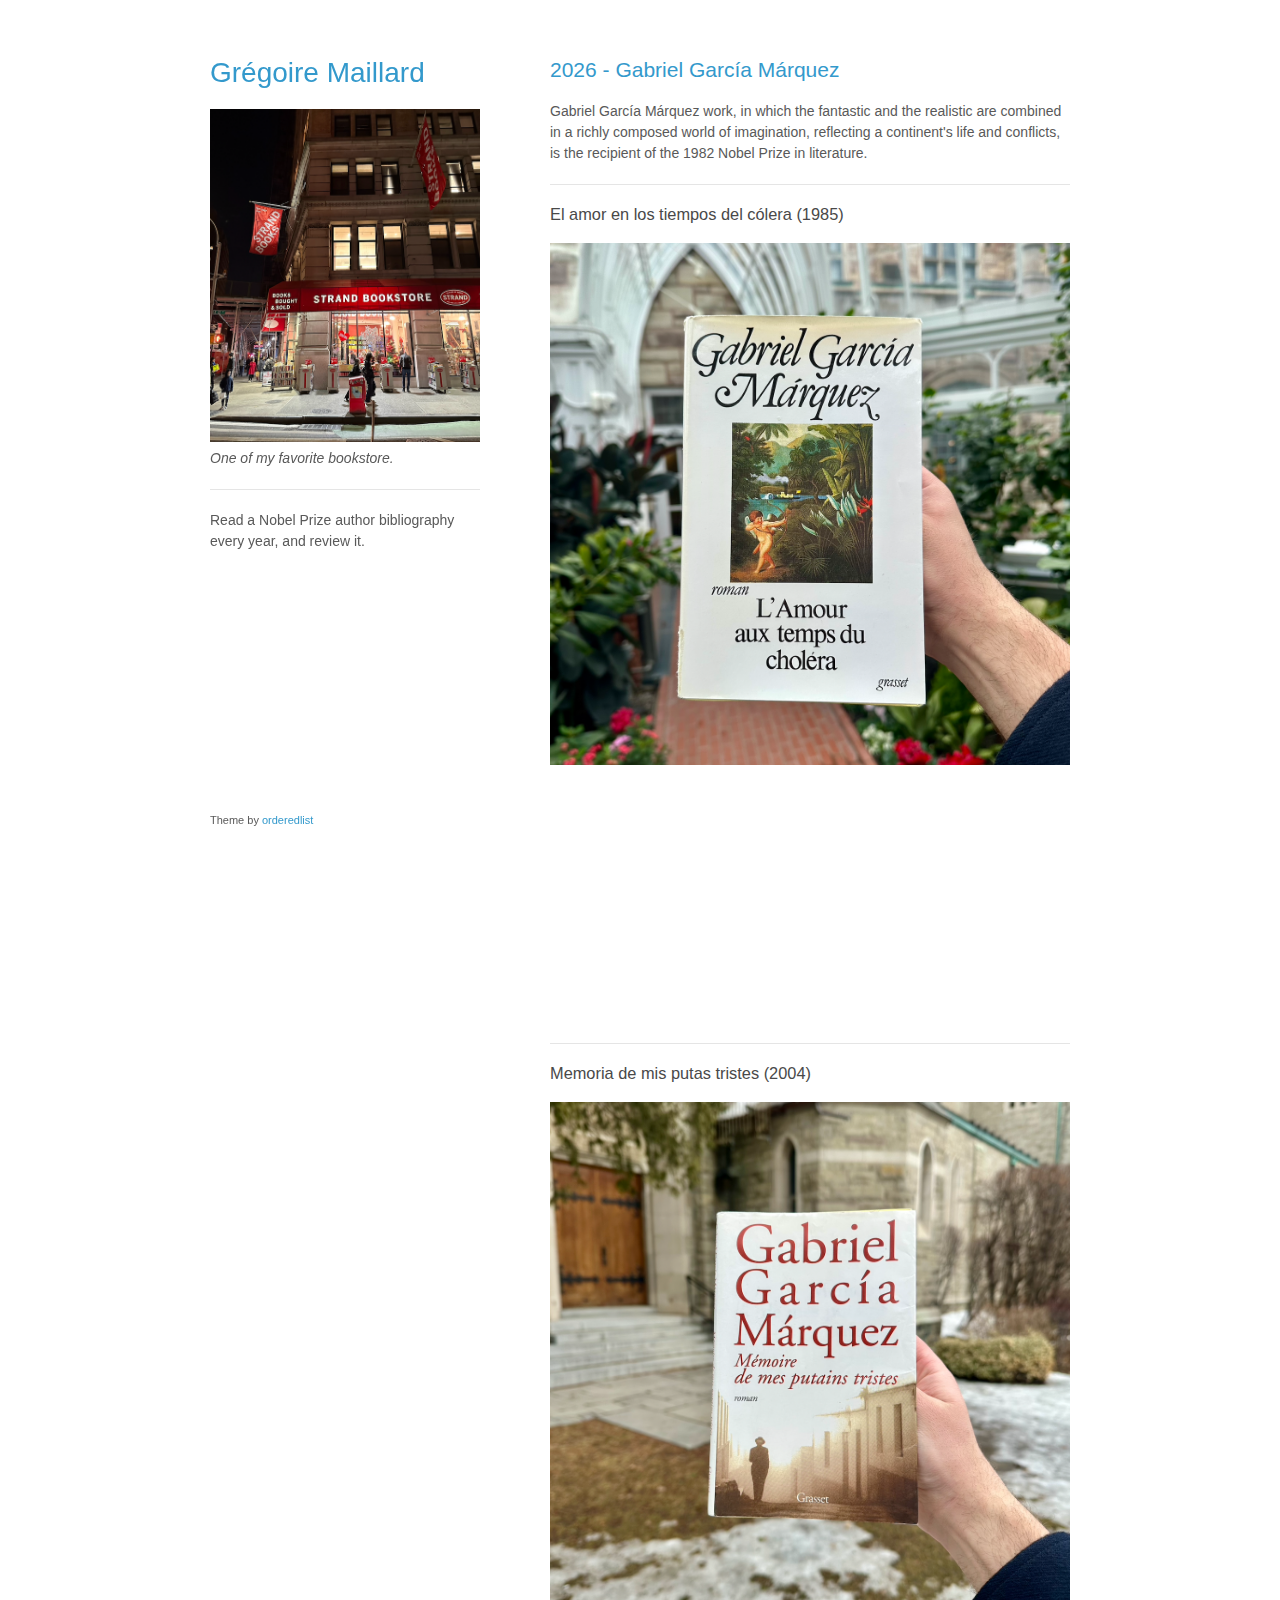
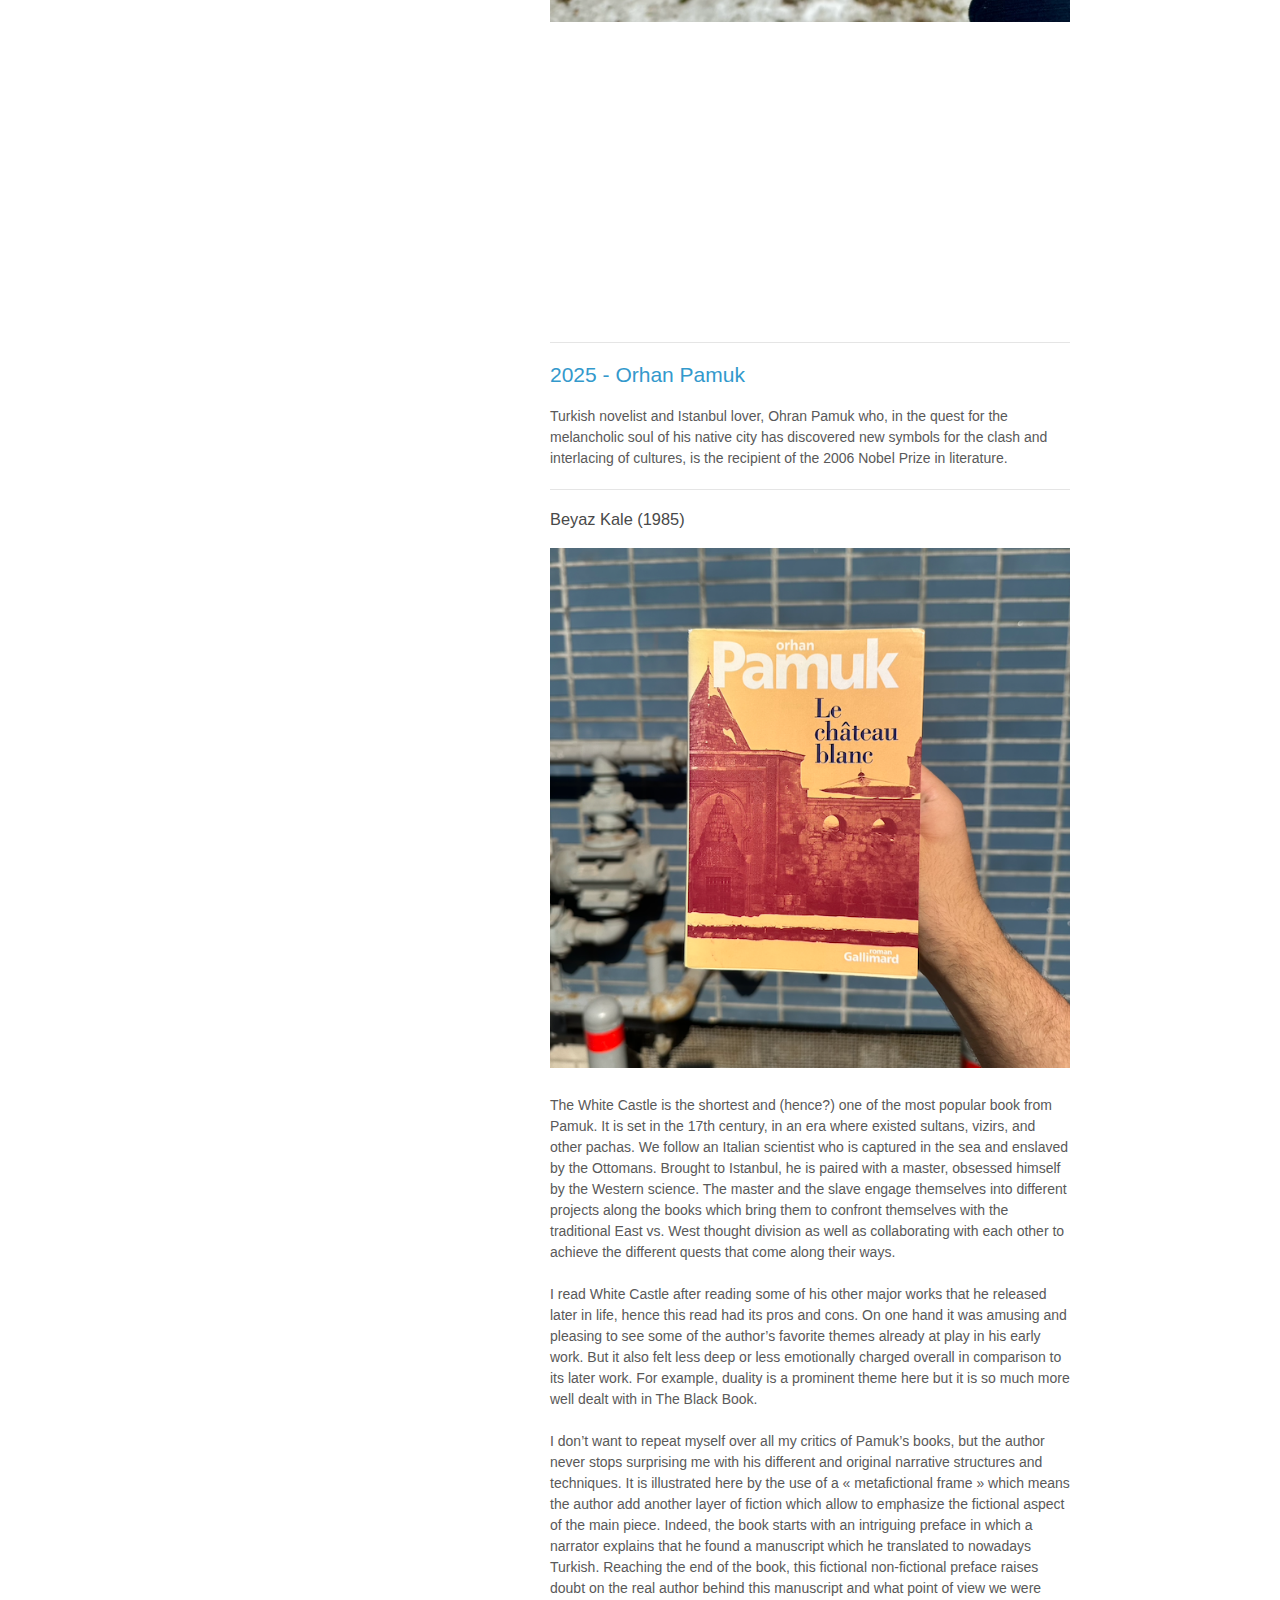
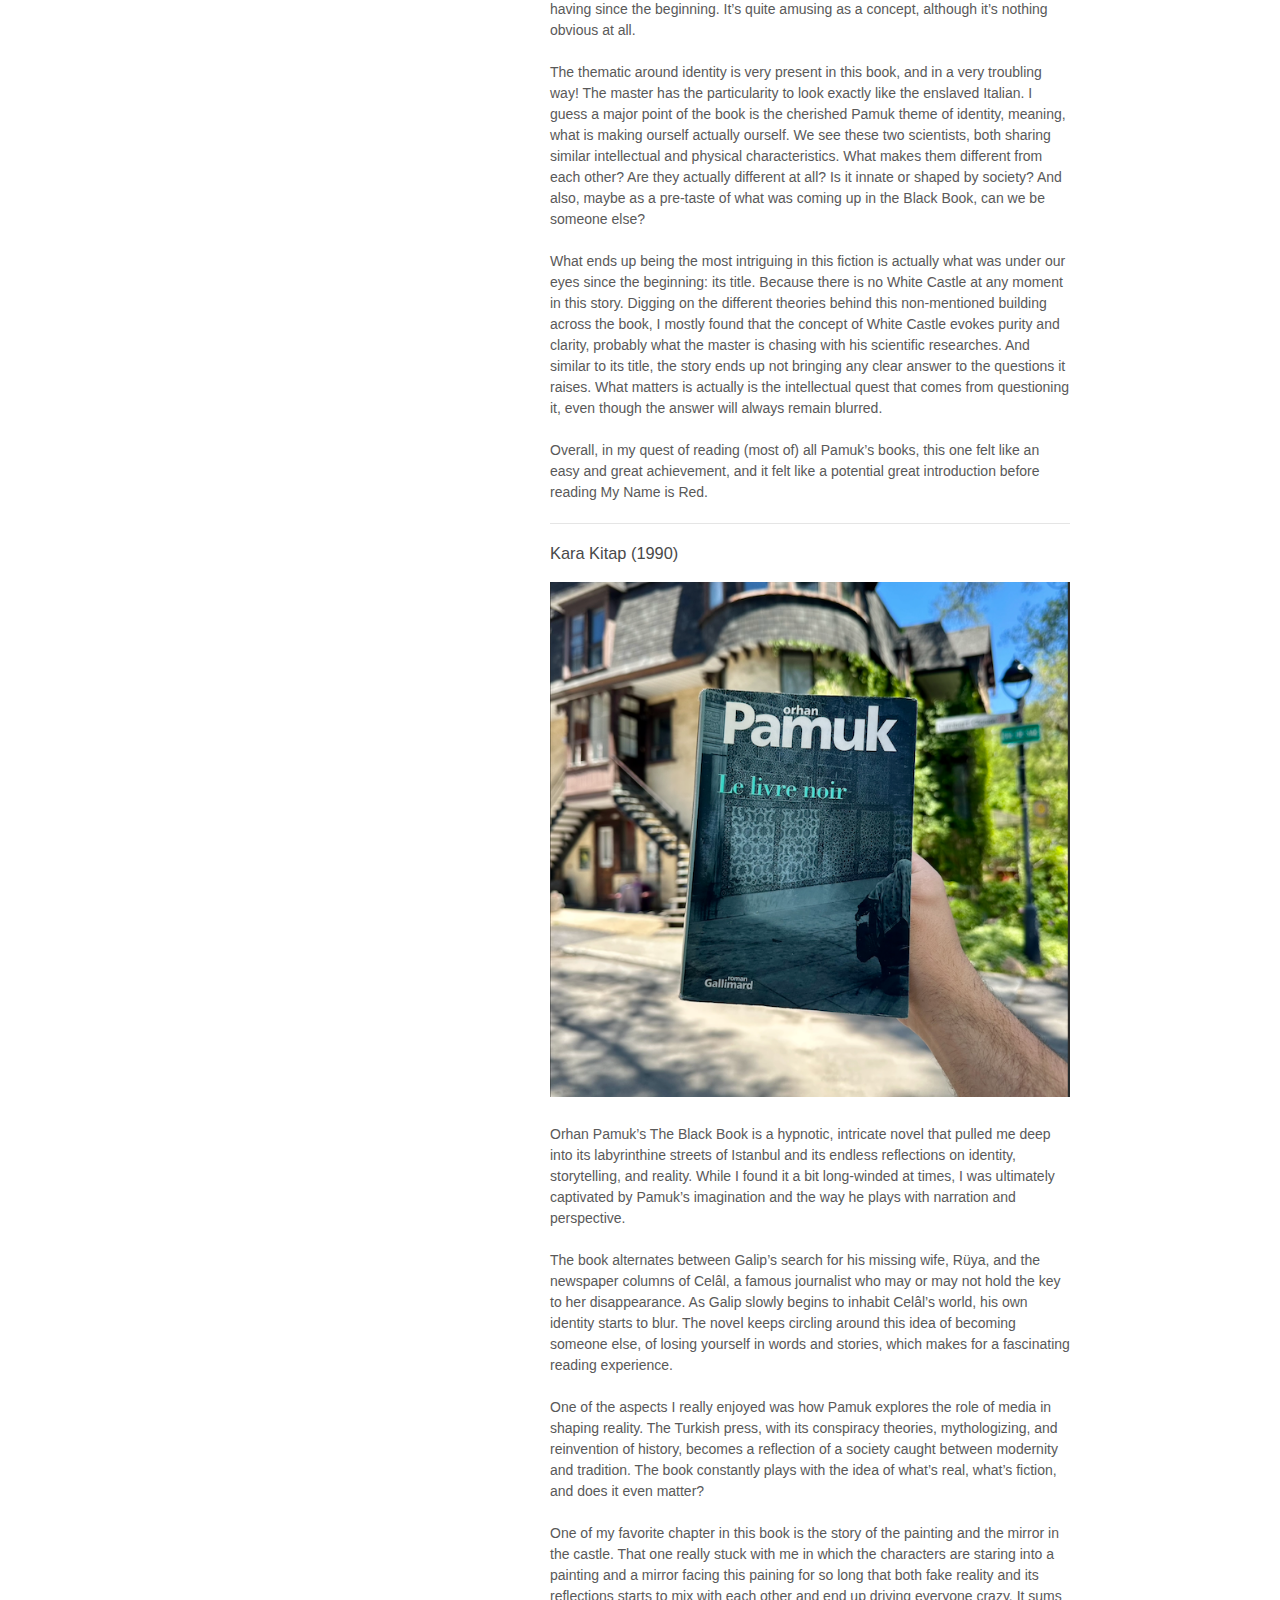
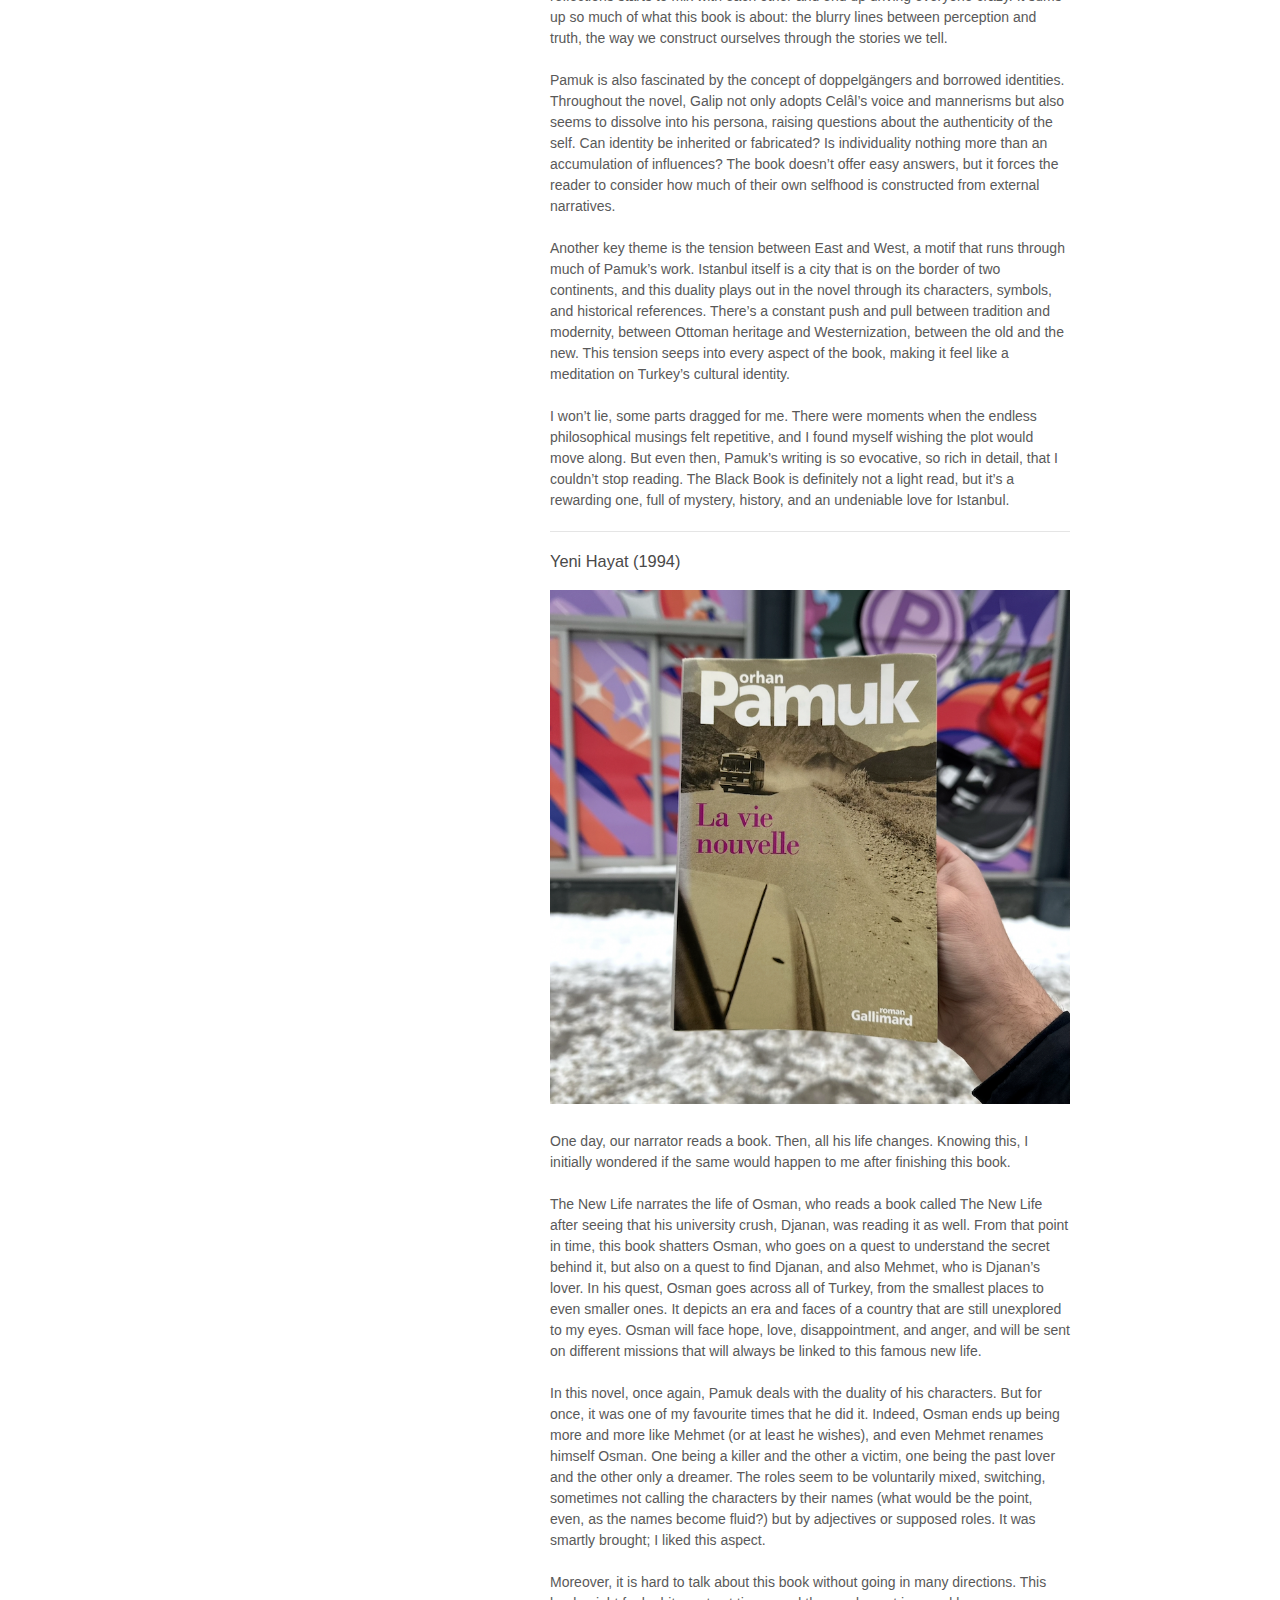
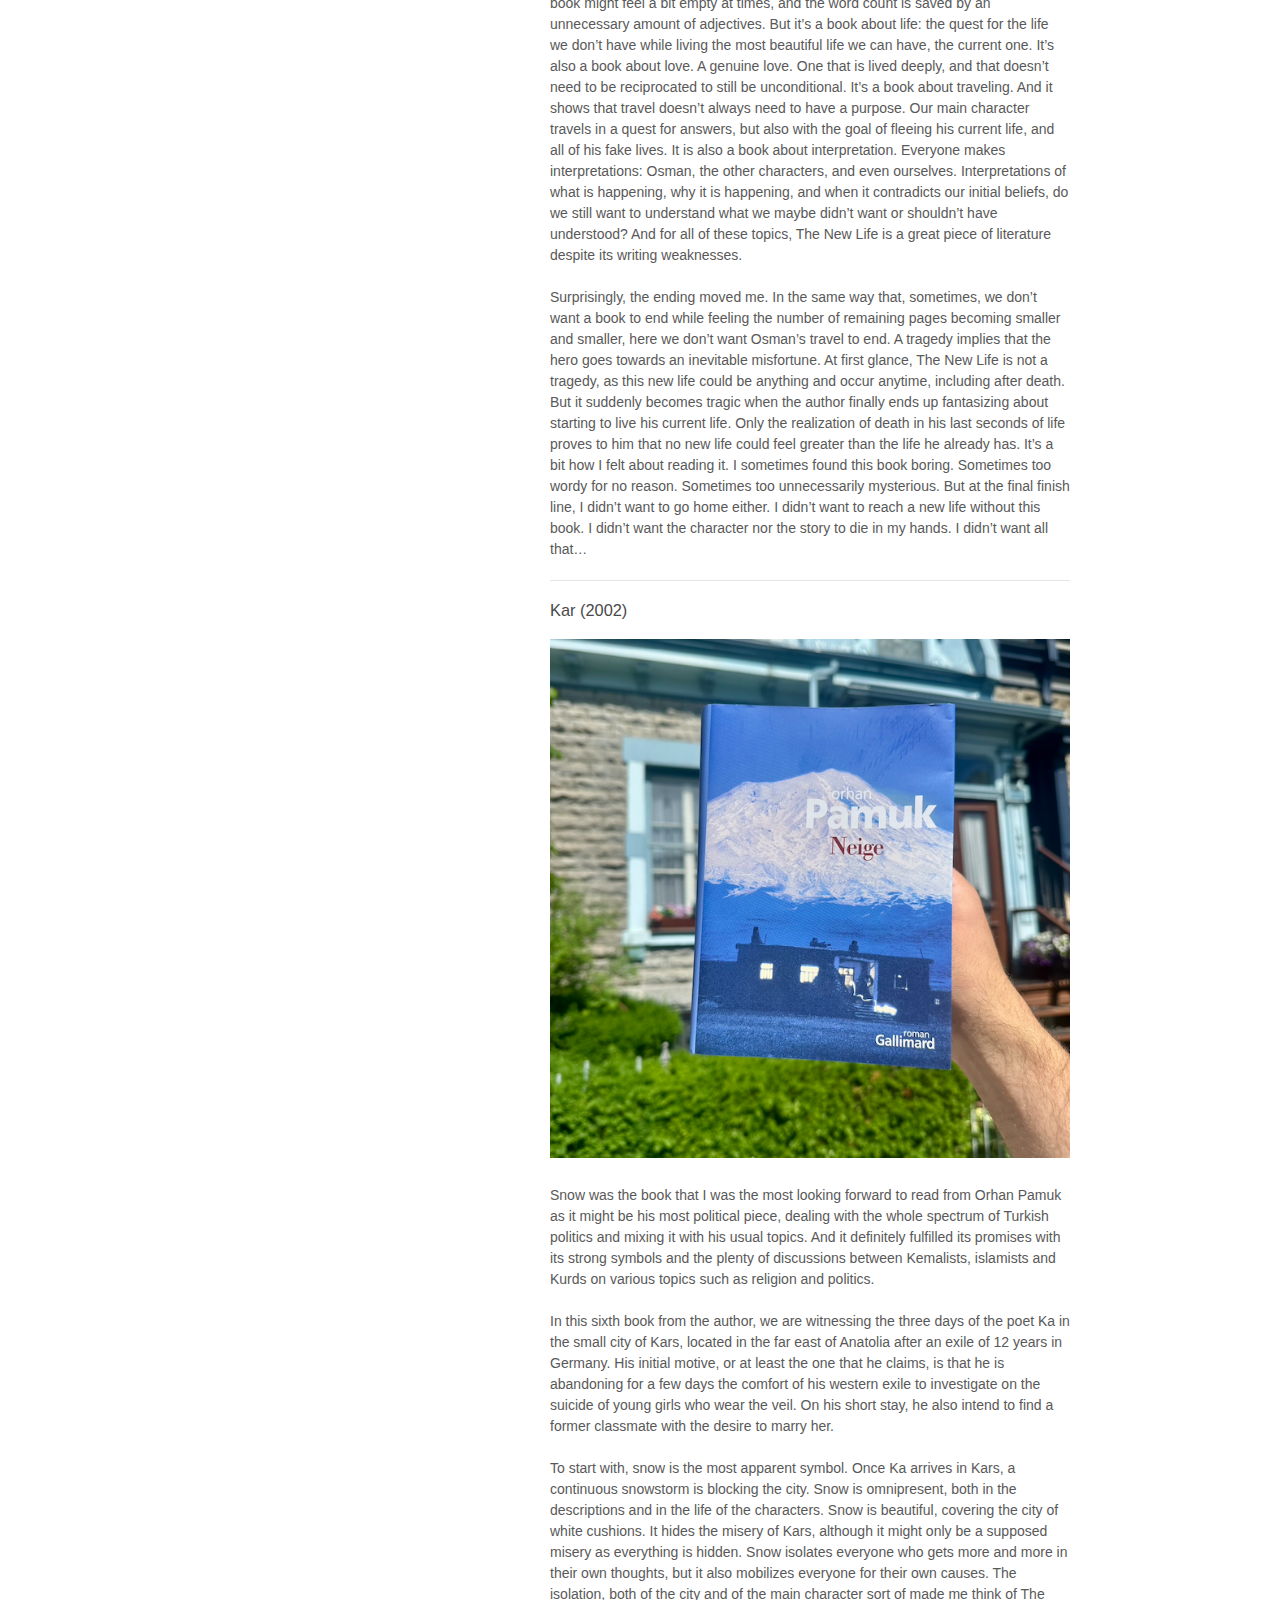
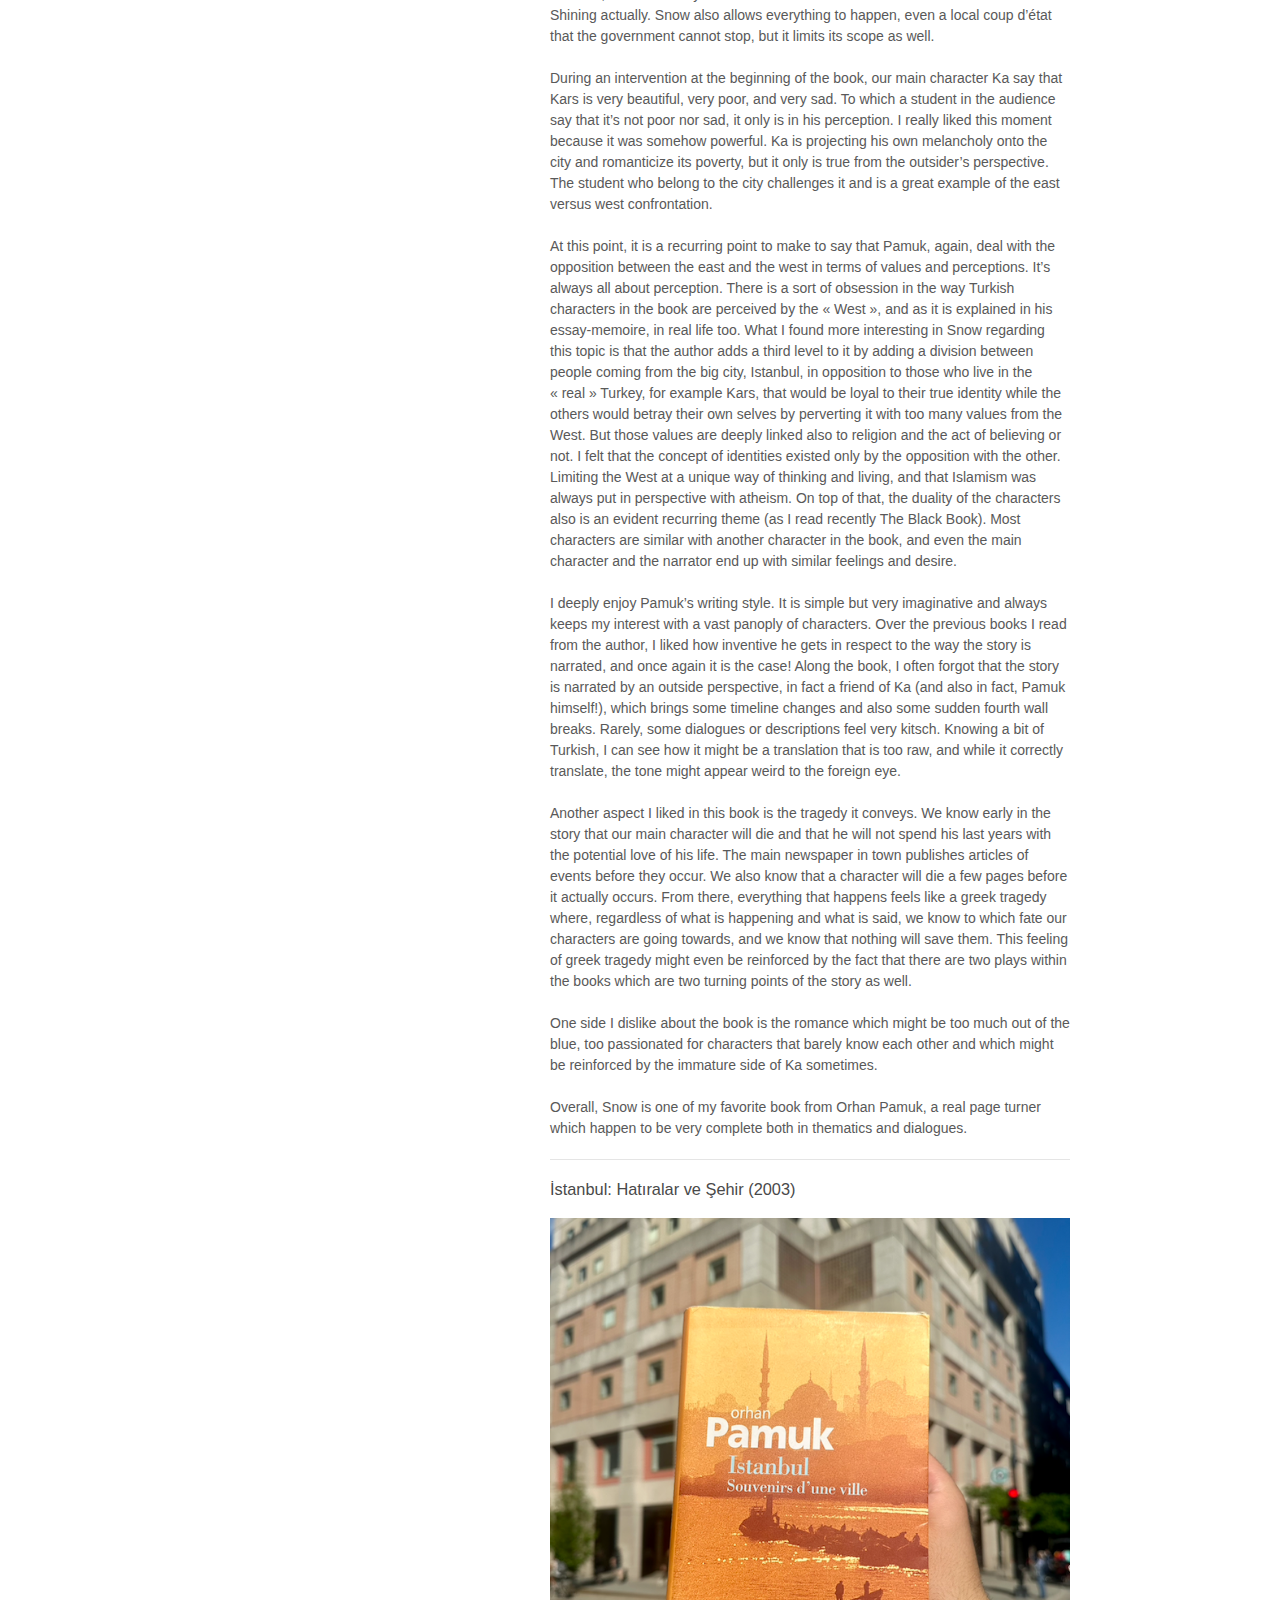
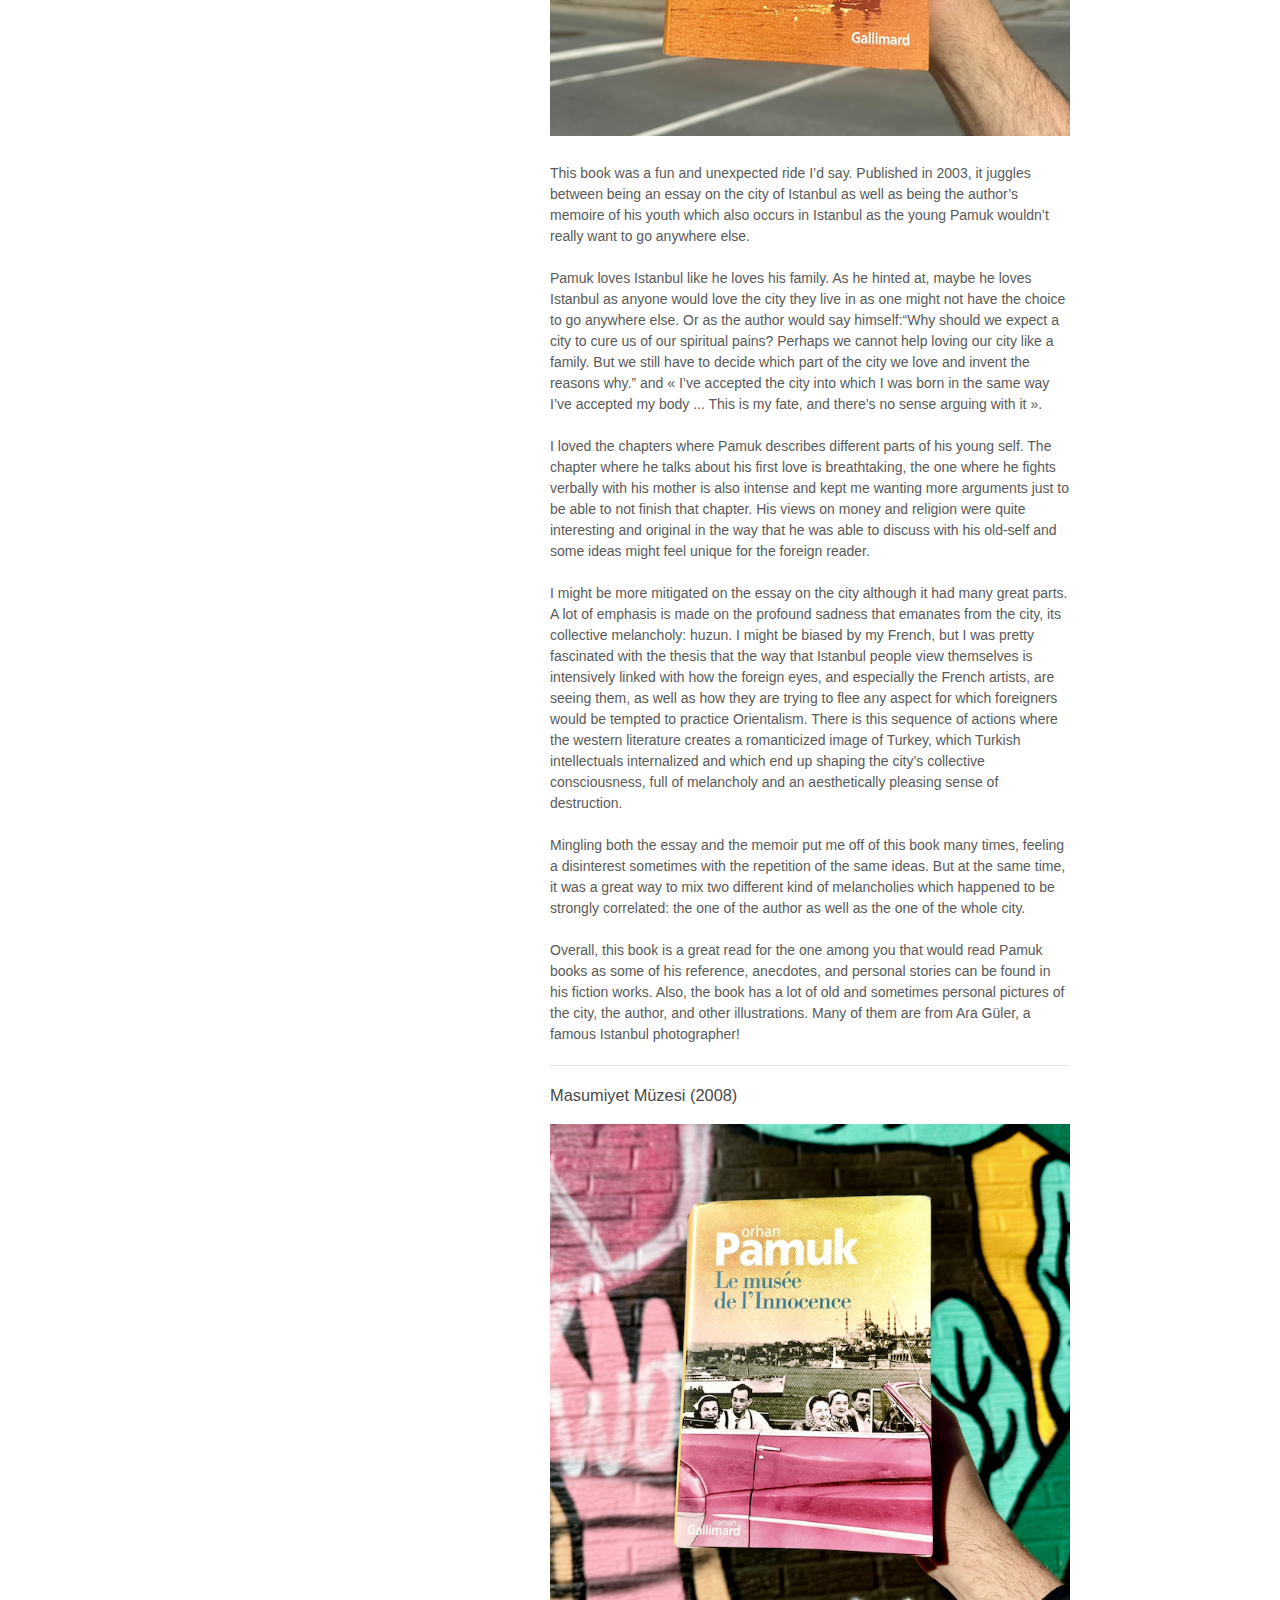
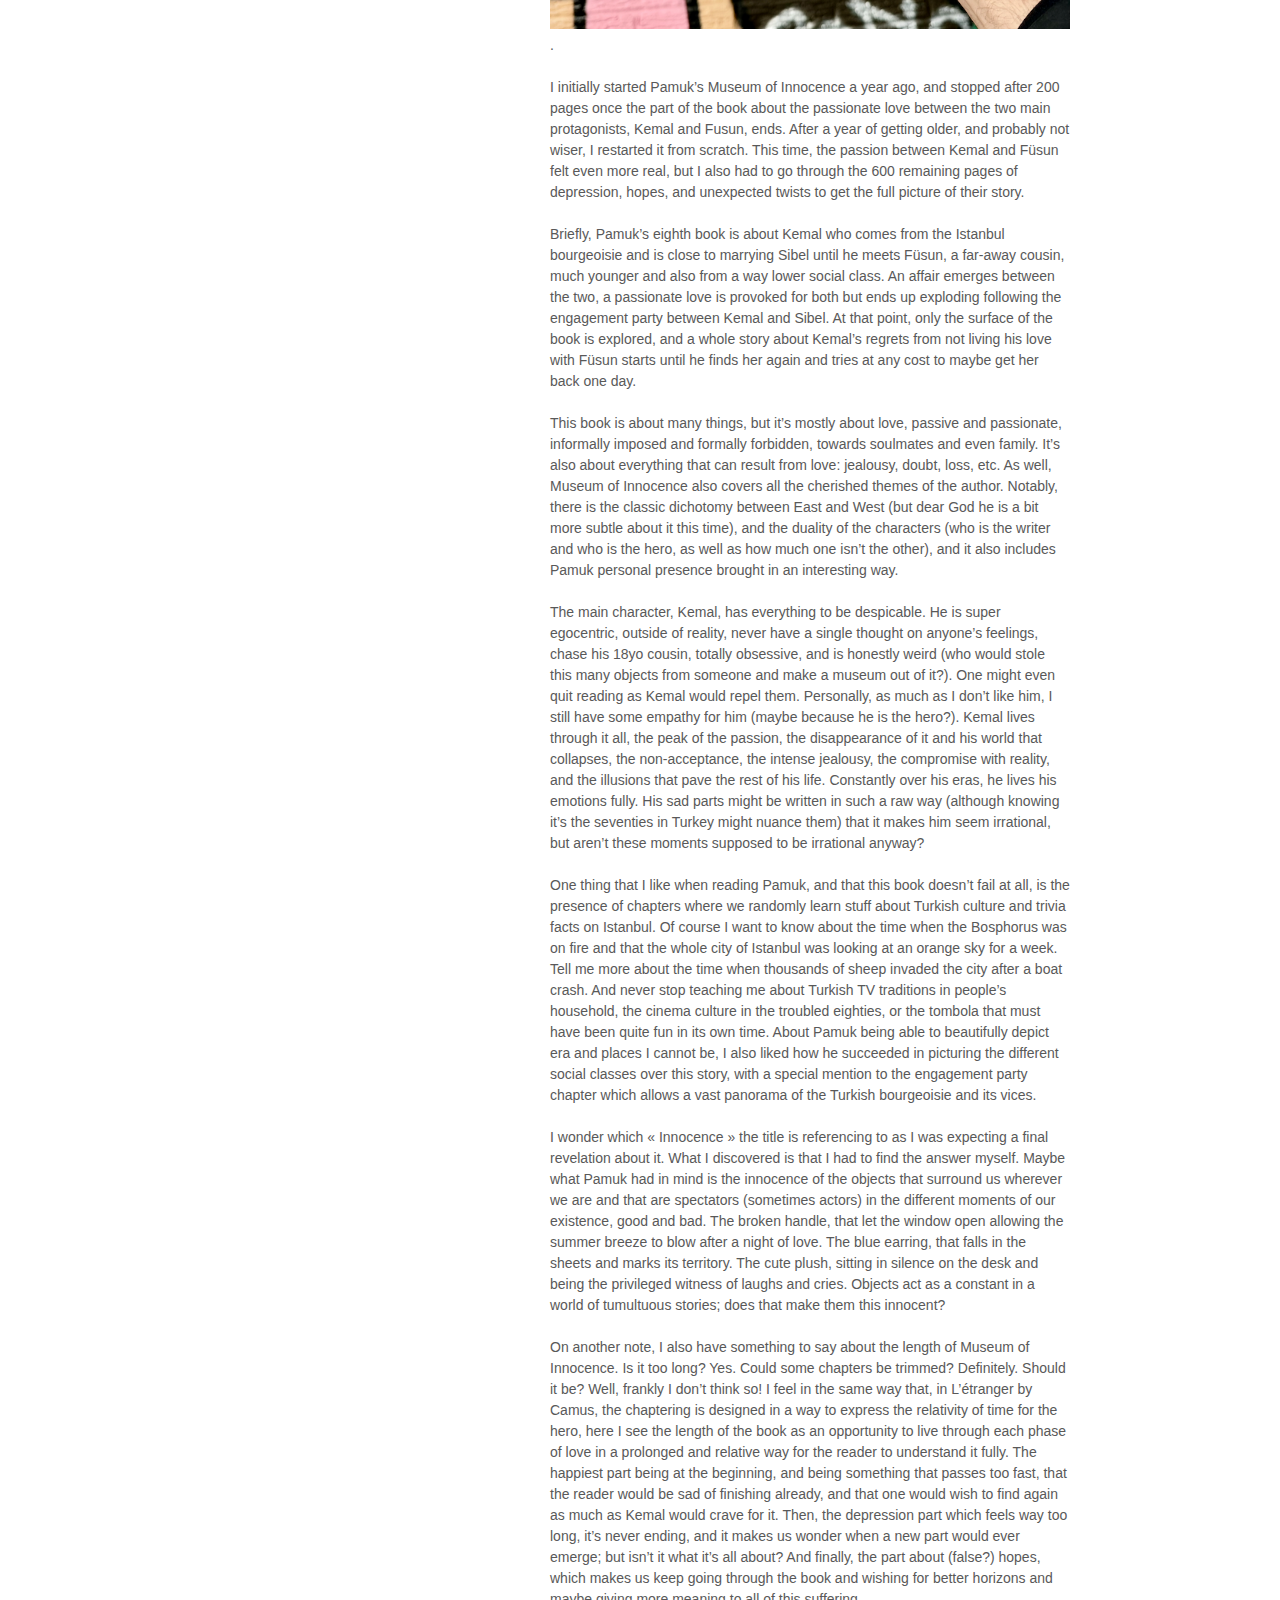
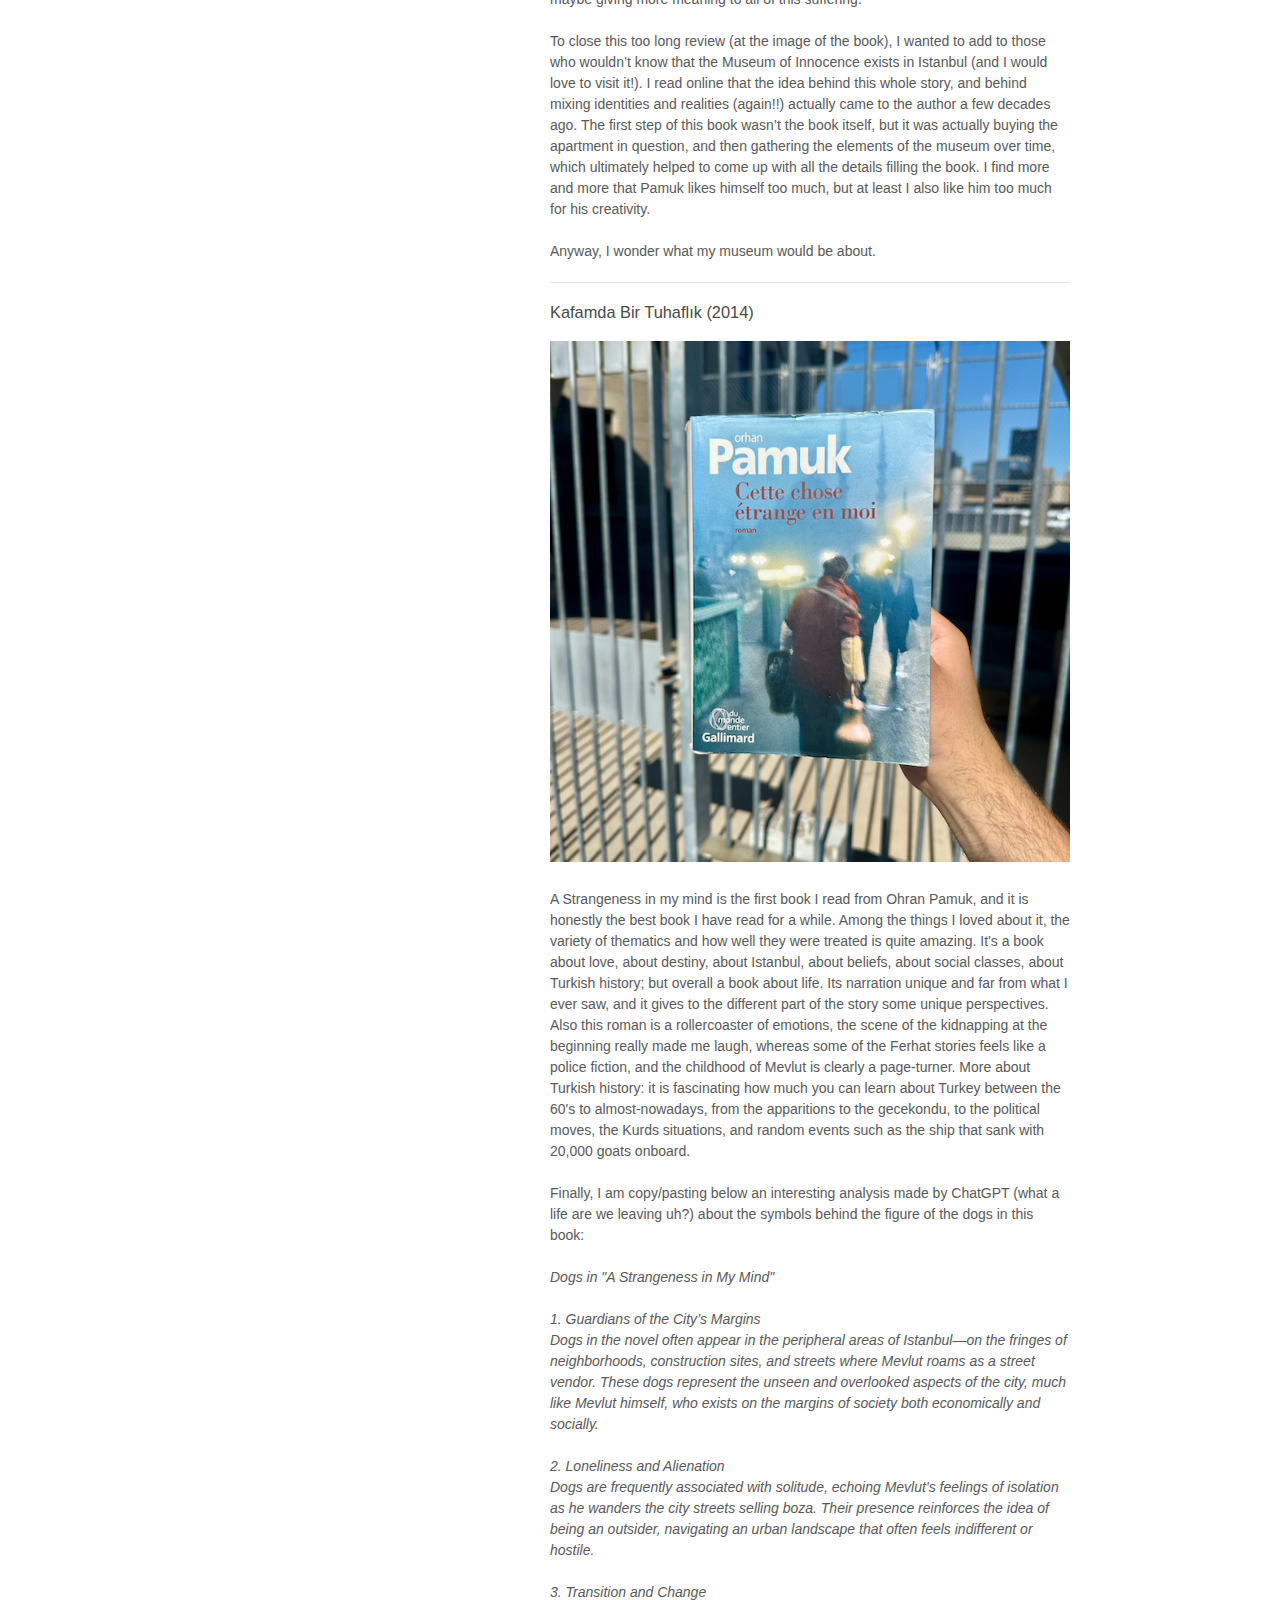
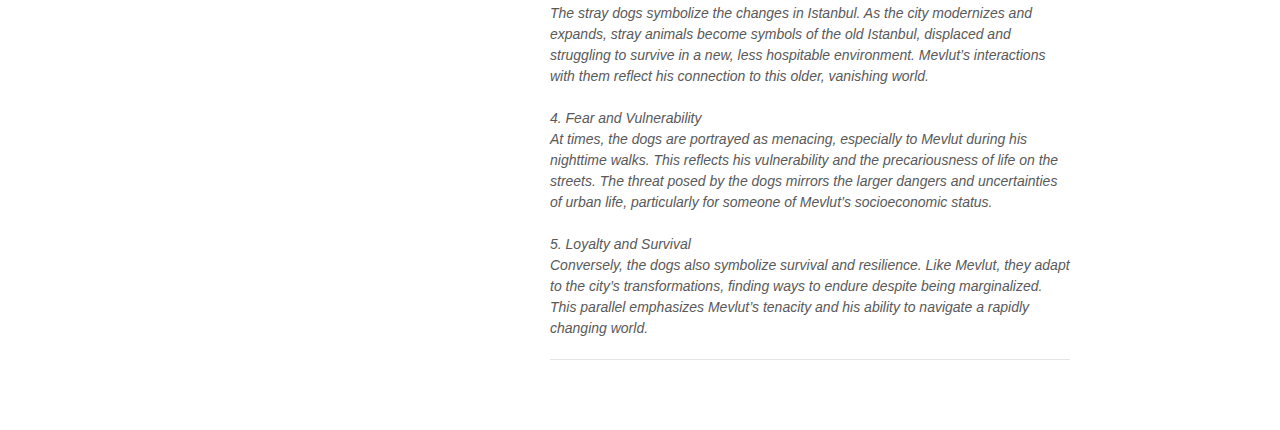
<file: book.html>
<!doctype html>
<html>
  <head>
<!-- Google tag (gtag.js) -->
<script async src="https://www.googletagmanager.com/gtag/js?id=G-HT8J8ZFYTB"></script>
<script>
  window.dataLayer = window.dataLayer || [];
  function gtag(){dataLayer.push(arguments);}
  gtag('js', new Date());

  gtag('config', 'G-HT8J8ZFYTB');
</script>
    <meta charset="utf-8">
    <meta http-equiv="X-UA-Compatible" content="chrome=1">
    <title>Expend my literary world</title>

    <link rel="stylesheet" href="stylesheets/styles.css">
    <link rel="stylesheet" href="stylesheets/pygment_trac.css">
    <meta name="viewport" content="width=device-width">
    <!--[if lt IE 9]>
    <script src="//html5shiv.googlecode.com/svn/trunk/html5.js"></script>
    <![endif]-->

  </head>
  <body>

    <div class="wrapper">
      <header>
        <h1> <a href=https://gregoiremaillard.com> Grégoire Maillard </a> </h1>
		<img src="/assets/img/book_main.png" alt="Logo" />
        

        <p><i>One of my favorite bookstore.</i> <br><hr/> Read a Nobel Prize author bibliography every year, and review it. </p>  

        <p></p>
      </header>
      <section>

       <h2> <a href=https://en.wikipedia.org/wiki/Gabriel_García_Márquez>2026 - Gabriel García Márquez</a></h2>  
        Gabriel García Márquez work, in which the fantastic and the realistic are combined in a richly composed world of imagination, reflecting a continent's life and conflicts, is the recipient of the 1982 Nobel Prize in literature.

        <p><hr/> </p>

        <h3>El amor en los tiempos del cólera (1985)</h3> 
    
        <p>
          <img src="/assets/img/garcia7.png" alt="garcia7" />
<br />    <br /> 

<br />    <br /> 

<br />    <br /> 

<br />    <br /> 

<br />    <br /> 

<br />    <br /> 


<br />

        <p><hr/> </p>
        <h3>Memoria de mis putas tristes (2004)</h3> 
    
        <p>
          <img src="/assets/img/garcia10.png" alt="garcia10" />
<br />    <br /> 

<br />    <br /> 

<br />    <br /> 

<br />    <br /> 

<br />    <br /> 

<br />    <br /> 

<br />    <br /> 


<br />

        <p><hr/> </p>




        <h2> <a href=https://en.wikipedia.org/wiki/Orhan_Pamuk>2025 - Orhan Pamuk</a></h2>  
        Turkish novelist and Istanbul lover, Ohran Pamuk who, in the quest for the melancholic soul of his native city has discovered new symbols for the clash and interlacing of cultures, is the recipient of the 2006 Nobel Prize in literature.

        <p><hr/> </p>
        <h3>Beyaz Kale (1985)</h3> 
    
        <p>
          <img src="/assets/img/pamuk2.png" alt="pamuk2" />
<br />    <br /> 
The White Castle is the shortest and (hence?) one of the most popular book from Pamuk. It is set in the 17th century, in an era where existed sultans, vizirs, and other pachas. We follow an Italian scientist who is captured in the sea and enslaved by the Ottomans. Brought to Istanbul, he is paired with a master, obsessed himself by the Western science. The master and the slave engage themselves into different projects along the books which bring them to confront themselves with the traditional East vs. West thought division as well as collaborating with each other to achieve the different quests that come along their ways.
<br />    <br /> 
I read White Castle after reading some of his other major works that he released later in life, hence this read had its pros and cons. On one hand it was amusing and pleasing to see some of the author’s favorite themes already at play in his early work. But it also felt less deep or less emotionally charged overall in comparison to its later work. For example, duality is a prominent theme here but it is so much more well dealt with in The Black Book. 
<br />    <br /> 
I don’t want to repeat myself over all my critics of Pamuk’s books, but the author never stops surprising me with his different and original narrative structures and techniques. It is illustrated here by the use of a « metafictional frame » which means the author add another layer of fiction which allow to emphasize the fictional aspect of the main piece. Indeed, the book starts with an intriguing preface in which a narrator explains that he found a manuscript which he translated to nowadays Turkish. Reaching the end of the book, this fictional non-fictional preface raises doubt on the real author behind this manuscript and what point of view we were having since the beginning. It’s quite amusing as a concept, although it’s nothing obvious at all.
<br />    <br /> 
The thematic around identity is very present in this book, and in a very troubling way! The master has the particularity to look exactly like the enslaved Italian. I guess a major point of the book is the cherished Pamuk theme of identity, meaning, what is making ourself actually ourself. We see these two scientists, both sharing similar intellectual and physical characteristics. What makes them different from each other? Are they actually different at all? Is it innate or shaped by society? And also, maybe as a pre-taste of what was coming up in the Black Book, can we be someone else?
<br />    <br /> 
What ends up being the most intriguing in this fiction is actually what was under our eyes since the beginning: its title. Because there is no White Castle at any moment in this story. Digging on the different theories behind this non-mentioned building across the book, I mostly found that the concept of White Castle evokes purity and clarity, probably what the master is chasing with his scientific researches. And similar to its title, the story ends up not bringing any clear answer to the questions it raises. What matters is actually is the intellectual quest that comes from questioning it, even though the answer will always remain blurred.
<br />    <br /> 
Overall, in my quest of reading (most of) all Pamuk’s books, this one felt like an easy and great achievement, and it felt like a potential great introduction before reading My Name is Red. 

<br />

        <p><hr/> </p>
        <h3>Kara Kitap (1990)</h3> 
    
        <p>
          <img src="/assets/img/pamuk4.png" alt="pamuk4" />
<br />    <br /> 
Orhan Pamuk’s The Black Book is a hypnotic, intricate novel that pulled me deep into its labyrinthine streets of Istanbul and its endless reflections on identity, storytelling, and reality. While I found it a bit long-winded at times, I was ultimately captivated by Pamuk’s imagination and the way he plays with narration and perspective.
<br />    <br /> 
The book alternates between Galip’s search for his missing wife, Rüya, and the newspaper columns of Celâl, a famous journalist who may or may not hold the key to her disappearance. As Galip slowly begins to inhabit Celâl’s world, his own identity starts to blur. The novel keeps circling around this idea of becoming someone else, of losing yourself in words and stories, which makes for a fascinating reading experience.
<br />    <br /> 
One of the aspects I really enjoyed was how Pamuk explores the role of media in shaping reality. The Turkish press, with its conspiracy theories, mythologizing, and reinvention of history, becomes a reflection of a society caught between modernity and tradition. The book constantly plays with the idea of what’s real, what’s fiction, and does it even matter?
<br />    <br /> 
One of my favorite chapter in this book is the story of the painting and the mirror in the castle. That one really stuck with me in which the characters are staring into a painting and a mirror facing this paining for so long that both fake reality and its reflections starts to mix with each other and end up driving everyone crazy. It sums up so much of what this book is about: the blurry lines between perception and truth, the way we construct ourselves through the stories we tell.
<br />    <br /> 
Pamuk is also fascinated by the concept of doppelgängers and borrowed identities. Throughout the novel, Galip not only adopts Celâl’s voice and mannerisms but also seems to dissolve into his persona, raising questions about the authenticity of the self. Can identity be inherited or fabricated? Is individuality nothing more than an accumulation of influences? The book doesn’t offer easy answers, but it forces the reader to consider how much of their own selfhood is constructed from external narratives.
<br />    <br /> 
Another key theme is the tension between East and West, a motif that runs through much of Pamuk’s work. Istanbul itself is a city that is on the border of two continents, and this duality plays out in the novel through its characters, symbols, and historical references. There’s a constant push and pull between tradition and modernity, between Ottoman heritage and Westernization, between the old and the new. This tension seeps into every aspect of the book, making it feel like a meditation on Turkey’s cultural identity.
<br />    <br /> 
I won’t lie, some parts dragged for me. There were moments when the endless philosophical musings felt repetitive, and I found myself wishing the plot would move along. But even then, Pamuk’s writing is so evocative, so rich in detail, that I couldn’t stop reading. The Black Book is definitely not a light read, but it’s a rewarding one, full of mystery, history, and an undeniable love for Istanbul.   

<br />

 <p><hr/> </p>
        <h3>Yeni Hayat (1994)</h3> 
    
        <p>
          <img src="/assets/img/pamuk5.png" alt="pamuk5" />
<br />    <br /> 
One day, our narrator reads a book. Then, all his life changes. Knowing this, I initially wondered if the same would happen to me after finishing this book.
<br />    <br /> 
The New Life narrates the life of Osman, who reads a book called The New Life after seeing that his university crush, Djanan, was reading it as well. From that point in time, this book shatters Osman, who goes on a quest to understand the secret behind it, but also on a quest to find Djanan, and also Mehmet, who is Djanan’s lover. In his quest, Osman goes across all of Turkey, from the smallest places to even smaller ones. It depicts an era and faces of a country that are still unexplored to my eyes. Osman will face hope, love, disappointment, and anger, and will be sent on different missions that will always be linked to this famous new life.
<br />    <br /> 
In this novel, once again, Pamuk deals with the duality of his characters. But for once, it was one of my favourite times that he did it. Indeed, Osman ends up being more and more like Mehmet (or at least he wishes), and even Mehmet renames himself Osman. One being a killer and the other a victim, one being the past lover and the other only a dreamer. The roles seem to be voluntarily mixed, switching, sometimes not calling the characters by their names (what would be the point, even, as the names become fluid?) but by adjectives or supposed roles. It was smartly brought; I liked this aspect.
<br />    <br /> 
Moreover, it is hard to talk about this book without going in many directions. This book might feel a bit empty at times, and the word count is saved by an unnecessary amount of adjectives. But it’s a book about life: the quest for the life we don’t have while living the most beautiful life we can have, the current one. It’s also a book about love. A genuine love. One that is lived deeply, and that doesn’t need to be reciprocated to still be unconditional. It’s a book about traveling. And it shows that travel doesn’t always need to have a purpose. Our main character travels in a quest for answers, but also with the goal of fleeing his current life, and all of his fake lives. It is also a book about interpretation. Everyone makes interpretations: Osman, the other characters, and even ourselves. Interpretations of what is happening, why it is happening, and when it contradicts our initial beliefs, do we still want to understand what we maybe didn’t want or shouldn’t have understood? And for all of these topics, The New Life is a great piece of literature despite its writing weaknesses.
<br />    <br /> 
Surprisingly, the ending moved me. In the same way that, sometimes, we don’t want a book to end while feeling the number of remaining pages becoming smaller and smaller, here we don’t want Osman’s travel to end. A tragedy implies that the hero goes towards an inevitable misfortune. At first glance, The New Life is not a tragedy, as this new life could be anything and occur anytime, including after death. But it suddenly becomes tragic when the author finally ends up fantasizing about starting to live his current life. Only the realization of death in his last seconds of life proves to him that no new life could feel greater than the life he already has. It’s a bit how I felt about reading it. I sometimes found this book boring. Sometimes too wordy for no reason. Sometimes too unnecessarily mysterious. But at the final finish line, I didn’t want to go home either. I didn’t want to reach a new life without this book. I didn’t want the character nor the story to die in my hands. I didn’t want all that…

<br />






          <p><hr/> </p>
          <h3>Kar (2002)</h3> 
    
          <p>
            <img src="/assets/img/pamuk6.png" alt="pamuk6" />
   <br />    <br /> 
   Snow was the book that I was the most looking forward to read from Orhan Pamuk as it might be his most political piece, dealing with the whole spectrum of Turkish politics and mixing it with his usual topics. And it definitely fulfilled its promises with its strong symbols and the plenty of discussions between Kemalists, islamists and Kurds on various topics such as religion and politics.
   <br />    <br /> 
   In this sixth book from the author, we are witnessing the three days of the poet Ka in the small city of Kars, located in the far east of Anatolia after an exile of 12 years in Germany. His initial motive, or at least the one that he claims, is that he is abandoning for a few days the comfort of his western exile to investigate on the suicide of young girls who wear the veil. On his short stay, he also intend to find a former classmate with the desire to marry her.
   <br />    <br /> 
   To start with, snow is the most apparent symbol. Once Ka arrives in Kars, a continuous snowstorm is blocking the city. Snow is omnipresent, both in the descriptions and in the life of the characters. Snow is beautiful, covering the city of white cushions. It hides the misery of Kars, although it might only be a supposed misery as everything is hidden. Snow isolates everyone who gets more and more in their own thoughts, but it also mobilizes everyone for their own causes. The isolation, both of the city and of the main character sort of made me think of The Shining actually. Snow also allows everything to happen, even a local coup d’état that the government cannot stop, but it limits its scope as well. 
   <br />    <br /> 
   During an intervention at the beginning of the book, our main character Ka say that Kars is very beautiful, very poor, and very sad. To which a student in the audience say that it’s not poor nor sad, it only is in his perception. I really liked this moment because it was somehow powerful. Ka is projecting his own melancholy onto the city and romanticize its poverty, but it only is true from the outsider’s perspective. The student who belong to the city challenges it and is a great example of the east versus west confrontation.
   <br />    <br /> 
   At this point, it is a recurring point to make to say that Pamuk, again, deal with the opposition between the east and the west in terms of values and perceptions. It’s always all about perception. There is a sort of obsession in the way Turkish characters in the book are perceived by the « West », and as it is explained in his essay-memoire, in real life too. What I found more interesting in Snow regarding this topic is that the author adds a third level to it by adding a division between people coming from the big city, Istanbul, in opposition to those who live in the « real » Turkey, for example Kars, that would be loyal to their true identity while the others would betray their own selves by perverting it with too many values from the West. But those values are deeply linked also to religion and the act of believing or not. I felt that the concept of identities existed only by the opposition with the other. Limiting the West at a unique way of thinking and living, and that Islamism was always put in perspective with atheism. On top of that, the duality of the characters also is an evident recurring theme (as I read recently The Black Book). Most characters are similar with another character in the book, and even the main character and the narrator end up with similar feelings and desire.
   <br />    <br /> 
   I deeply enjoy Pamuk’s writing style. It is simple but very imaginative and always keeps my interest with a vast panoply of characters. Over the previous books I read from the author, I liked how inventive he gets in respect to the way the story is narrated, and once again it is the case! Along the book, I often forgot that the story is narrated by an outside perspective, in fact a friend of Ka (and also in fact, Pamuk himself!), which brings some timeline changes and also some sudden fourth wall breaks. Rarely, some dialogues or descriptions feel very kitsch. Knowing a bit of Turkish, I can see how it might be a translation that is too raw, and while it correctly translate, the tone might appear weird to the foreign eye.
   <br />    <br /> 
   Another aspect I liked in this book is the tragedy it conveys. We know early in the story that our main character will die and that he will not spend his last years with the potential love of his life. The main newspaper in town publishes articles of events before they occur. We also know that a character will die a few pages before it actually occurs. From there, everything that happens feels like a greek tragedy where, regardless of what is happening and what is said, we know to which fate our characters are going towards, and we know that nothing will save them. This feeling of greek tragedy might even be reinforced by the fact that there are two plays within the books which are two turning points of the story as well.
   <br />    <br /> 
   One side I dislike about the book is the romance which might be too much out of the blue, too passionated for characters that barely know each other and which might be reinforced by the immature side of Ka sometimes.
   <br />    <br /> 
   Overall, Snow is one of my favorite book from Orhan Pamuk, a real page turner which happen to be very complete both in thematics and dialogues.
  <br />

  <p><hr/> </p>
  <h3>İstanbul: Hatıralar ve Şehir (2003)</h3> 

  <p>
    <img src="/assets/img/pamuk7.png" alt="pamuk7" />
<br />    <br /> 
This book was a fun and unexpected ride I’d say. Published in 2003, it juggles between being an essay on the city of Istanbul as well as being the author’s memoire of his youth which also occurs in Istanbul as the young Pamuk wouldn’t really want to go anywhere else.
<br />    <br /> 
Pamuk loves Istanbul like he loves his family. As he hinted at, maybe he loves Istanbul as anyone would love the city they live in as one might not have the choice to go anywhere else. Or as the author would say himself:“Why should we expect a city to cure us of our spiritual pains? Perhaps we cannot help loving our city like a family. But we still have to decide which part of the city we love and invent the reasons why.” and « I’ve accepted the city into which I was born in the same way I’ve accepted my body ... This is my fate, and there’s no sense arguing with it ».
<br />    <br /> 
I loved the chapters where Pamuk describes different parts of his young self. The chapter where he talks about his first love is breathtaking, the one where he fights verbally with his mother is also intense and kept me wanting more arguments just to be able to not finish that chapter. His views on money and religion were quite interesting and original in the way that he was able to discuss with his old-self and some ideas might feel unique for the foreign reader.
<br />    <br /> 
I might be more mitigated on the essay on the city although it had many great parts. A lot of emphasis is made on the profound sadness that emanates from the city, its collective melancholy: huzun. I might be biased by my French, but I was pretty fascinated with the thesis that the way that Istanbul people view themselves is intensively linked with how the foreign eyes, and especially the French artists, are seeing them, as well as how they are trying to flee any aspect for which foreigners would be tempted to practice Orientalism. There is this sequence of actions where the western literature creates a romanticized image of Turkey, which Turkish intellectuals internalized and which end up shaping the city’s collective consciousness, full of melancholy and an aesthetically pleasing sense of destruction. 
<br />    <br /> 
Mingling both the essay and the memoir put me off of this book many times, feeling a disinterest sometimes with the repetition of the same ideas. But at the same time, it was a great way to mix two different kind of melancholies which happened to be strongly correlated: the one of the author as well as the one of the whole city.
<br />    <br /> 
Overall, this book is a great read for the one among you that would read Pamuk books as some of his reference, anecdotes, and personal stories can be found in his fiction works. Also, the book has a lot of old and sometimes personal pictures of the city, the author, and other illustrations. Many of them are from Ara Güler, a famous Istanbul photographer!

<br />
            <p><hr/> </p>

 <h3>Masumiyet Müzesi (2008)</h3> 

  <p>
   <img src="/assets/img/pamuk8.png" alt="pamuk8" />.
<br />    <br /> 
I initially started Pamuk’s Museum of Innocence a year ago, and stopped after 200 pages once the part of the book about the passionate love between the two main protagonists, Kemal and Fusun, ends. After a year of getting older, and probably not wiser, I restarted it from scratch. This time, the passion between Kemal and Füsun felt even more real, but I also had to go through the 600 remaining pages of depression, hopes, and unexpected twists to get the full picture of their story.
<br />    <br /> 
Briefly, Pamuk’s eighth book is about Kemal who comes from the Istanbul bourgeoisie and is close to marrying Sibel until he meets Füsun, a far-away cousin, much younger and also from a way lower social class. An affair emerges between the two, a passionate love is provoked for both but ends up exploding following the engagement party between Kemal and Sibel. At that point, only the surface of the book is explored, and a whole story about Kemal’s regrets from not living his love with Füsun starts until he finds her again and tries at any cost to maybe get her back one day.
<br />    <br /> 
This book is about many things, but it’s mostly about love, passive and passionate, informally imposed and formally forbidden, towards soulmates and even family. It’s also about everything that can result from love: jealousy, doubt, loss, etc. As well, Museum of Innocence also covers all the cherished themes of the author. Notably, there is the classic dichotomy between East and West (but dear God he is a bit more subtle about it this time), and the duality of the characters (who is the writer and who is the hero, as well as how much one isn’t the other), and it also includes Pamuk personal presence brought in an interesting way.
<br />    <br /> 
The main character, Kemal, has everything to be despicable. He is super egocentric, outside of reality, never have a single thought on anyone’s feelings, chase his 18yo cousin, totally obsessive, and is honestly weird (who would stole this many objects from someone and make a museum out of it?). One might even quit reading as Kemal would repel them. Personally, as much as I don’t like him, I still have some empathy for him (maybe because he is the hero?). Kemal lives through it all, the peak of the passion, the disappearance of it and his world that collapses, the non-acceptance, the intense jealousy, the compromise with reality, and the illusions that pave the rest of his life. Constantly over his eras, he lives his emotions fully. His sad parts might be written in such a raw way (although knowing it’s the seventies in Turkey might nuance them) that it makes him seem irrational, but aren’t these moments supposed to be irrational anyway?
<br />    <br /> 
One thing that I like when reading Pamuk, and that this book doesn’t fail at all, is the presence of chapters where we randomly learn stuff about Turkish culture and trivia facts on Istanbul. Of course I want to know about the time when the Bosphorus was on fire and that the whole city of Istanbul was looking at an orange sky for a week. Tell me more about the time when thousands of sheep invaded the city after a boat crash. And never stop teaching me about Turkish TV traditions in people’s household, the cinema culture in the troubled eighties, or the tombola that must have been quite fun in its own time. About Pamuk being able to beautifully depict era and places I cannot be, I also liked how he succeeded in picturing the different social classes over this story, with a special mention to the engagement party chapter which allows a vast panorama of the Turkish bourgeoisie and its vices.
<br />    <br /> 
I wonder which « Innocence » the title is referencing to as I was expecting a final revelation about it. What I discovered is that I had to find the answer myself. Maybe what Pamuk had in mind is the innocence of the objects that surround us wherever we are and that are spectators (sometimes actors) in the different moments of our existence, good and bad. The broken handle, that let the window open allowing the summer breeze to blow after a night of love. The blue earring, that falls in the sheets and marks its territory. The cute plush, sitting in silence on the desk and being the privileged witness of laughs and cries. Objects act as a constant in a world of tumultuous stories; does that make them this innocent?
<br />    <br /> 
On another note, I also have something to say about the length of Museum of Innocence. Is it too long? Yes. Could some chapters be trimmed? Definitely. Should it be? Well, frankly I don’t think so! I feel in the same way that, in L’étranger by Camus, the chaptering is designed in a way to express the relativity of time for the hero, here I see the length of the book as an opportunity to live through each phase of love in a prolonged and relative way for the reader to understand it fully. The happiest part being at the beginning, and being something that passes too fast, that the reader would be sad of finishing already, and that one would wish to find again as much as Kemal would crave for it. Then, the depression part which feels way too long, it’s never ending, and it makes us wonder when a new part would ever emerge; but isn’t it what it’s all about? And finally, the part about (false?) hopes, which makes us keep going through the book and wishing for better horizons and maybe giving more meaning to all of this suffering.
<br />    <br /> 
To close this too long review (at the image of the book), I wanted to add to those who wouldn’t know that the Museum of Innocence exists in Istanbul (and I would love to visit it!). I read online that the idea behind this whole story, and behind mixing identities and realities (again!!) actually came to the author a few decades ago. The first step of this book wasn’t the book itself, but it was actually buying the apartment in question, and then gathering the elements of the museum over time, which ultimately helped to come up with all the details filling the book. I find more and more that Pamuk likes himself too much, but at least I also like him too much for his creativity.
<br />    <br /> 
Anyway, I wonder what my museum would be about.
<br />
            <p><hr/> </p>

            <h3> Kafamda Bir Tuhaflık (2014)</h3> 
    
            <p>
              <img src="/assets/img/pamuk9.png" alt="pamuk9" />
     <br />    <br /> 
  A Strangeness in my mind is the first book I read from Ohran Pamuk, and it is honestly the best book I have read for a while.

     Among the things I loved about it, the variety of thematics and how well they were treated is quite amazing. It's a book about love, about destiny, about Istanbul, about beliefs, about social classes, about Turkish history; but overall a book about life. Its narration unique and far from what I ever saw, and it gives to the different part of the story some unique perspectives. Also this roman is a rollercoaster of emotions, the scene of the kidnapping at the beginning really made me laugh, whereas some of the Ferhat stories feels like a police fiction, and the childhood of Mevlut is clearly a page-turner. More about Turkish history: it is fascinating how much you can learn about Turkey between the 60's to almost-nowadays, from the apparitions to the gecekondu, to the political moves, the Kurds situations, and random events such as the ship that sank with 20,000 goats onboard.
     <br />    <br />    
     Finally, I am copy/pasting below an interesting analysis made by ChatGPT (what a life are we leaving uh?) about the symbols behind the figure of the dogs in this book:
     <br />    <br /> <i>
     Dogs in "A Strangeness in My Mind"
     <br />    <br /> 
     1. Guardians of the City’s Margins
     <br /> 
     Dogs in the novel often appear in the peripheral areas of Istanbul—on the fringes of neighborhoods, construction sites, and streets where Mevlut roams as a street vendor. These dogs represent the unseen and overlooked aspects of the city, much like Mevlut himself, who exists on the margins of society both economically and socially.
     <br />    <br /> 
     2. Loneliness and Alienation
     <br />    
     Dogs are frequently associated with solitude, echoing Mevlut’s feelings of isolation as he wanders the city streets selling boza. Their presence reinforces the idea of being an outsider, navigating an urban landscape that often feels indifferent or hostile.
     <br />    <br /> 
     3. Transition and Change
     <br />    
     The stray dogs symbolize the changes in Istanbul. As the city modernizes and expands, stray animals become symbols of the old Istanbul, displaced and struggling to survive in a new, less hospitable environment. Mevlut’s interactions with them reflect his connection to this older, vanishing world.
     <br />    <br /> 
      4. Fear and Vulnerability
      <br />  
     At times, the dogs are portrayed as menacing, especially to Mevlut during his nighttime walks. This reflects his vulnerability and the precariousness of life on the streets. The threat posed by the dogs mirrors the larger dangers and uncertainties of urban life, particularly for someone of Mevlut’s socioeconomic status.
     <br />    <br /> 
     5. Loyalty and Survival
     <br />   
     Conversely, the dogs also symbolize survival and resilience. Like Mevlut, they adapt to the city’s transformations, finding ways to endure despite being marginalized. This parallel emphasizes Mevlut’s tenacity and his ability to navigate a rapidly changing world.
     </i>             
    
    <br />
              <p><hr/> </p>


	



      </section>
      <footer>
        <p><small>Theme by <a href="https://github.com/orderedlist">orderedlist</a></small></p>
      </footer>
    </div>
    <script src="javascripts/scale.fix.js"></script>
  </body>
</html>
</file>
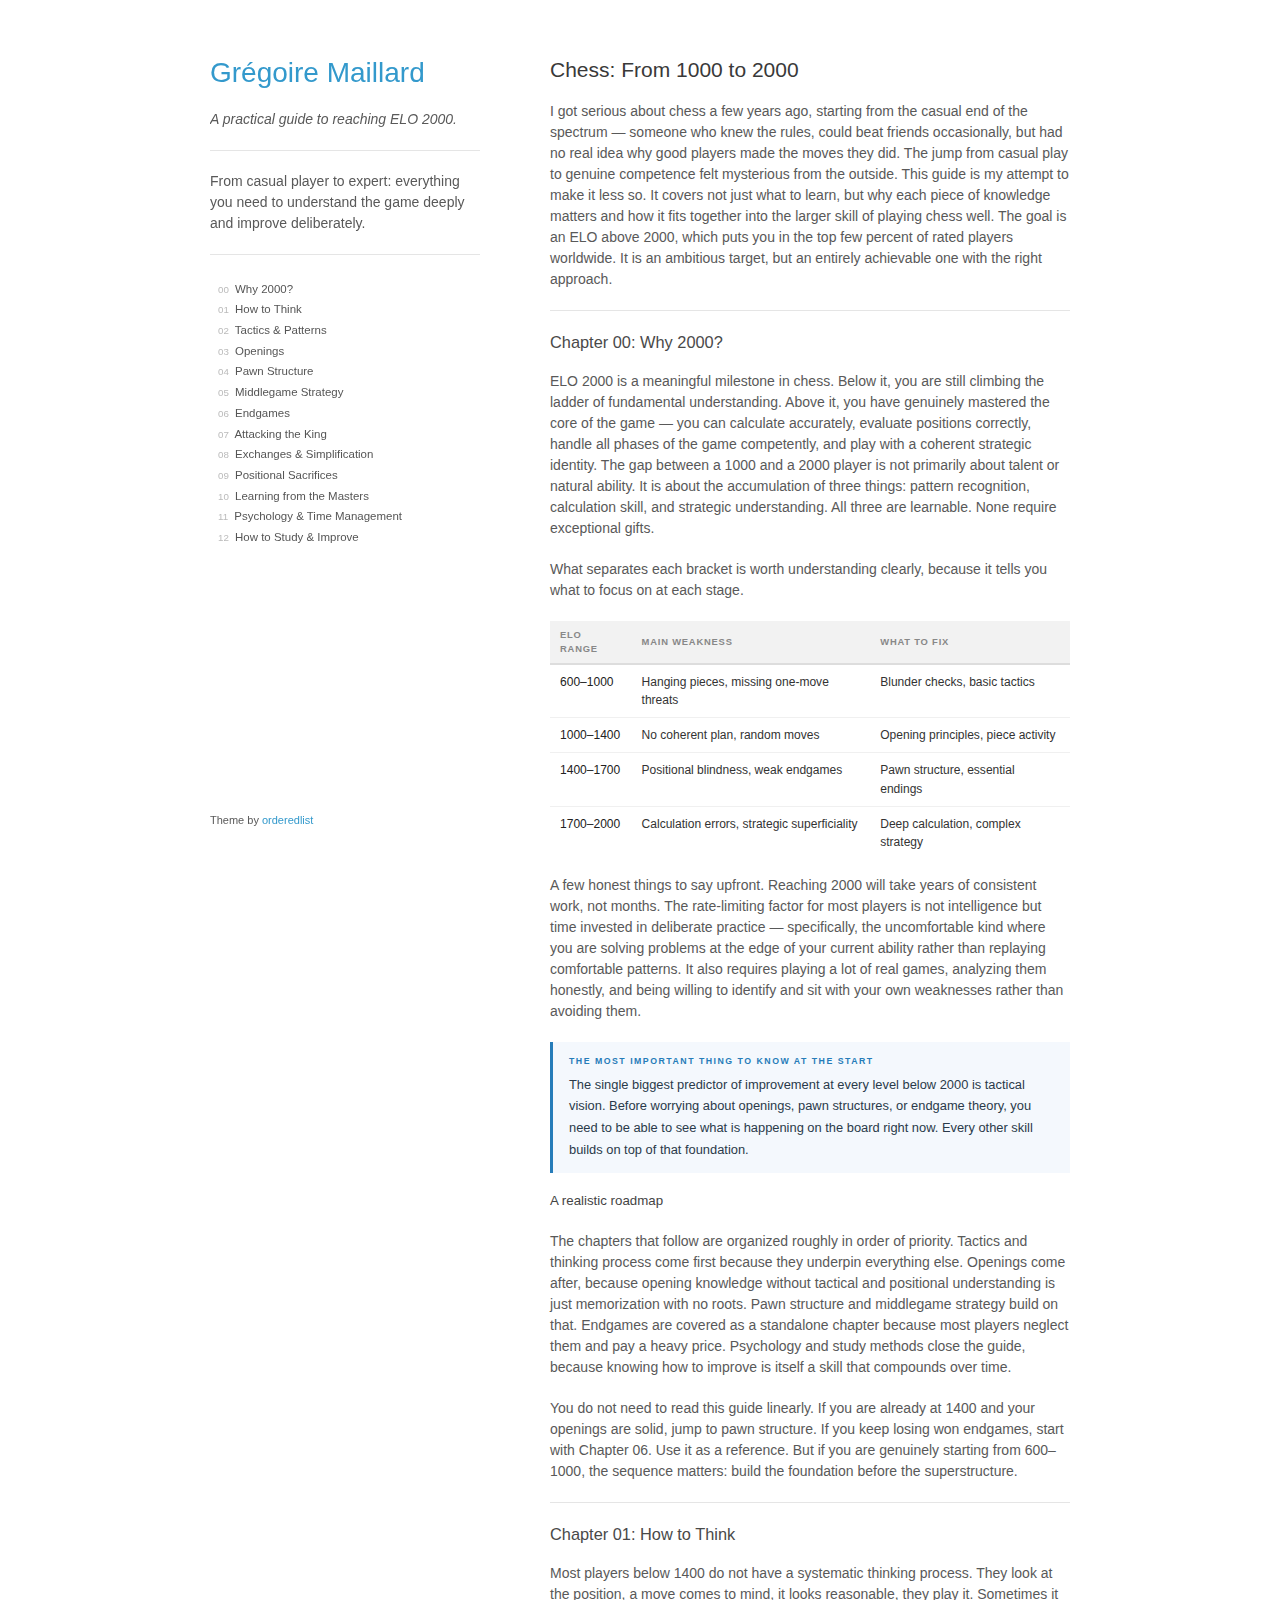
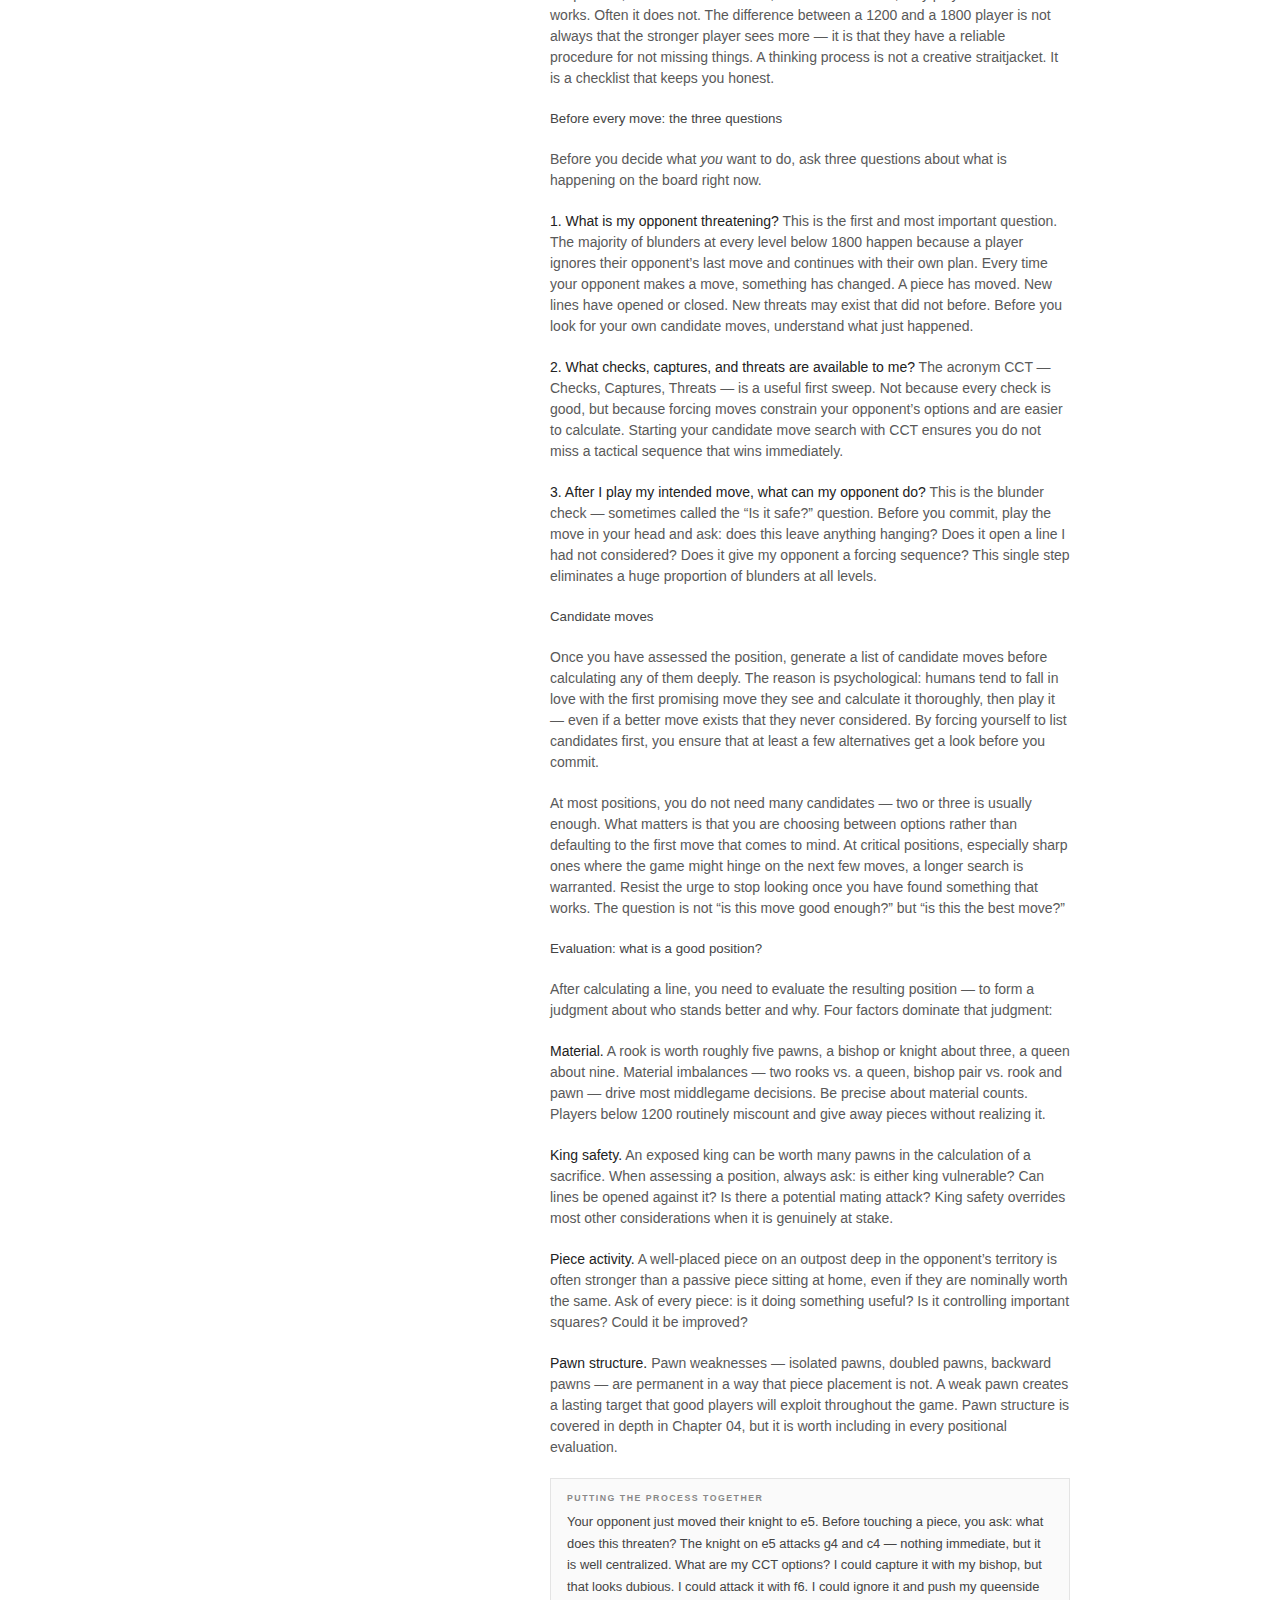
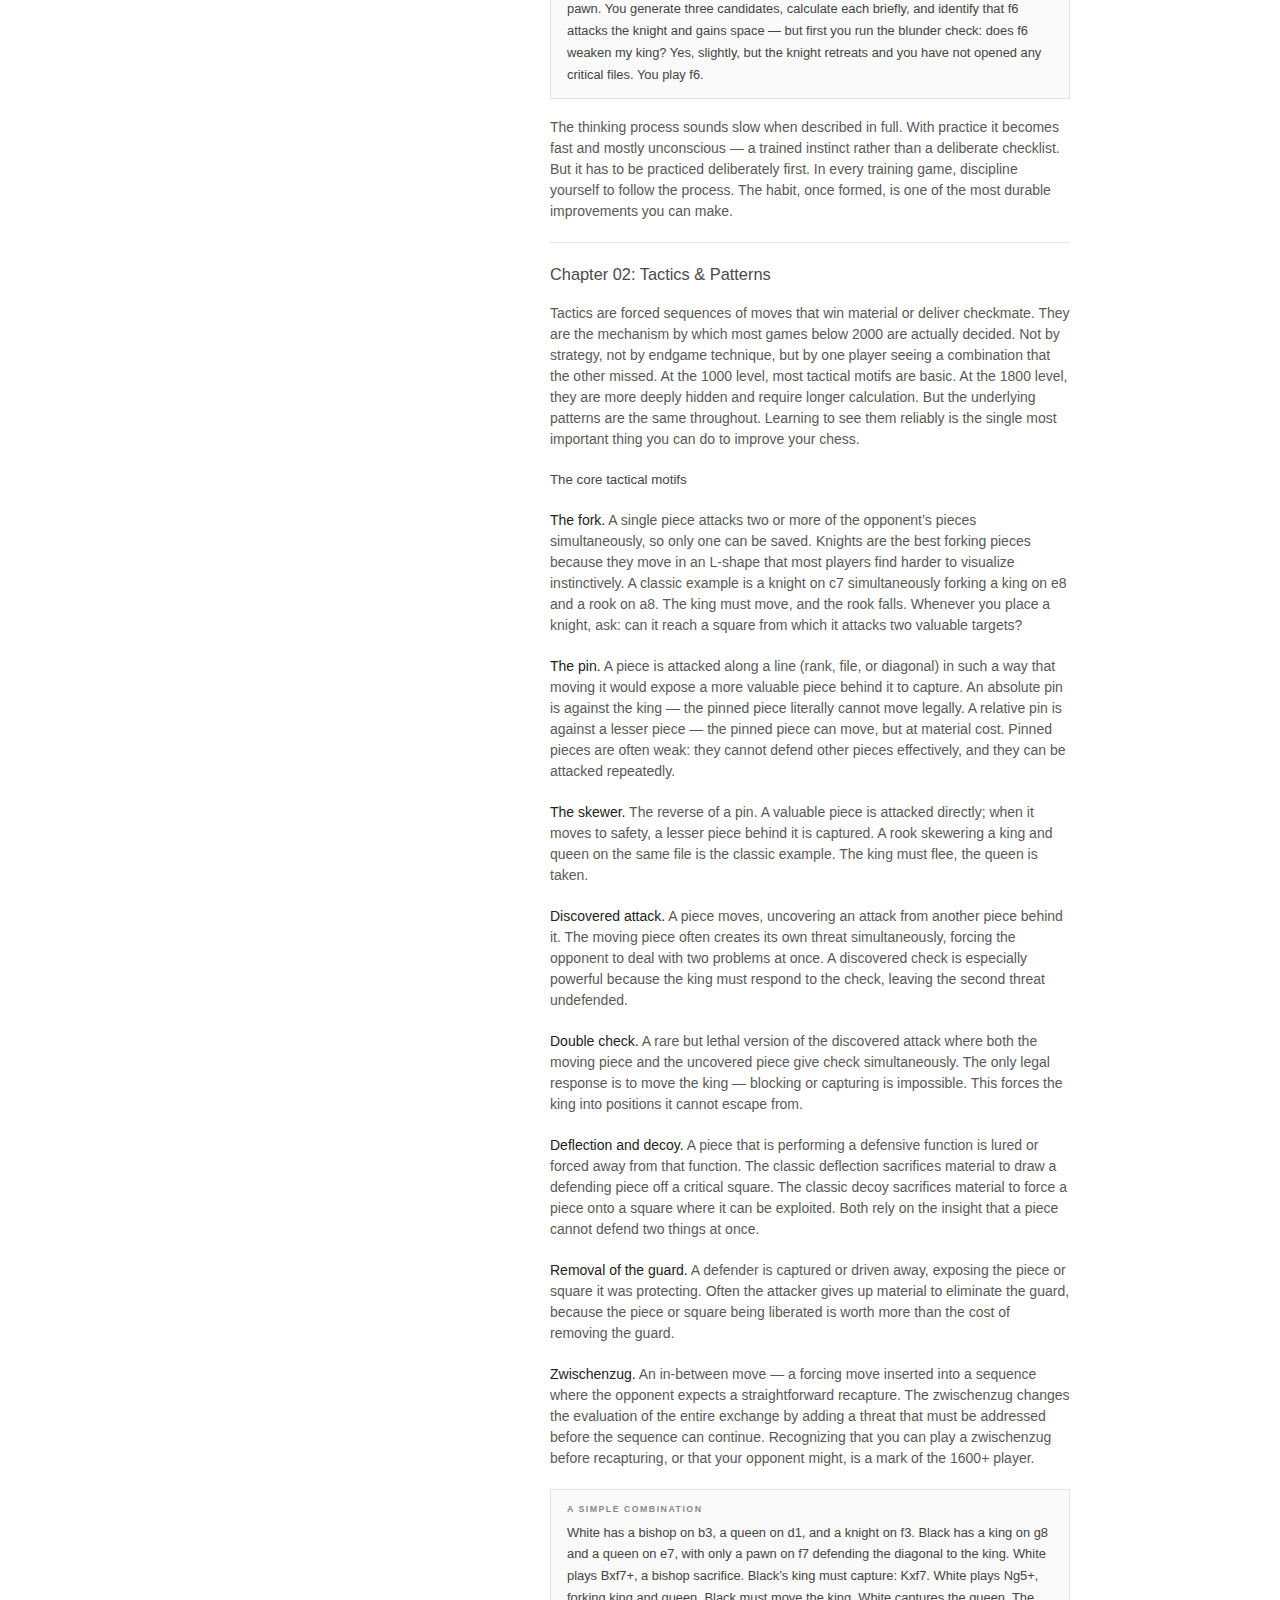
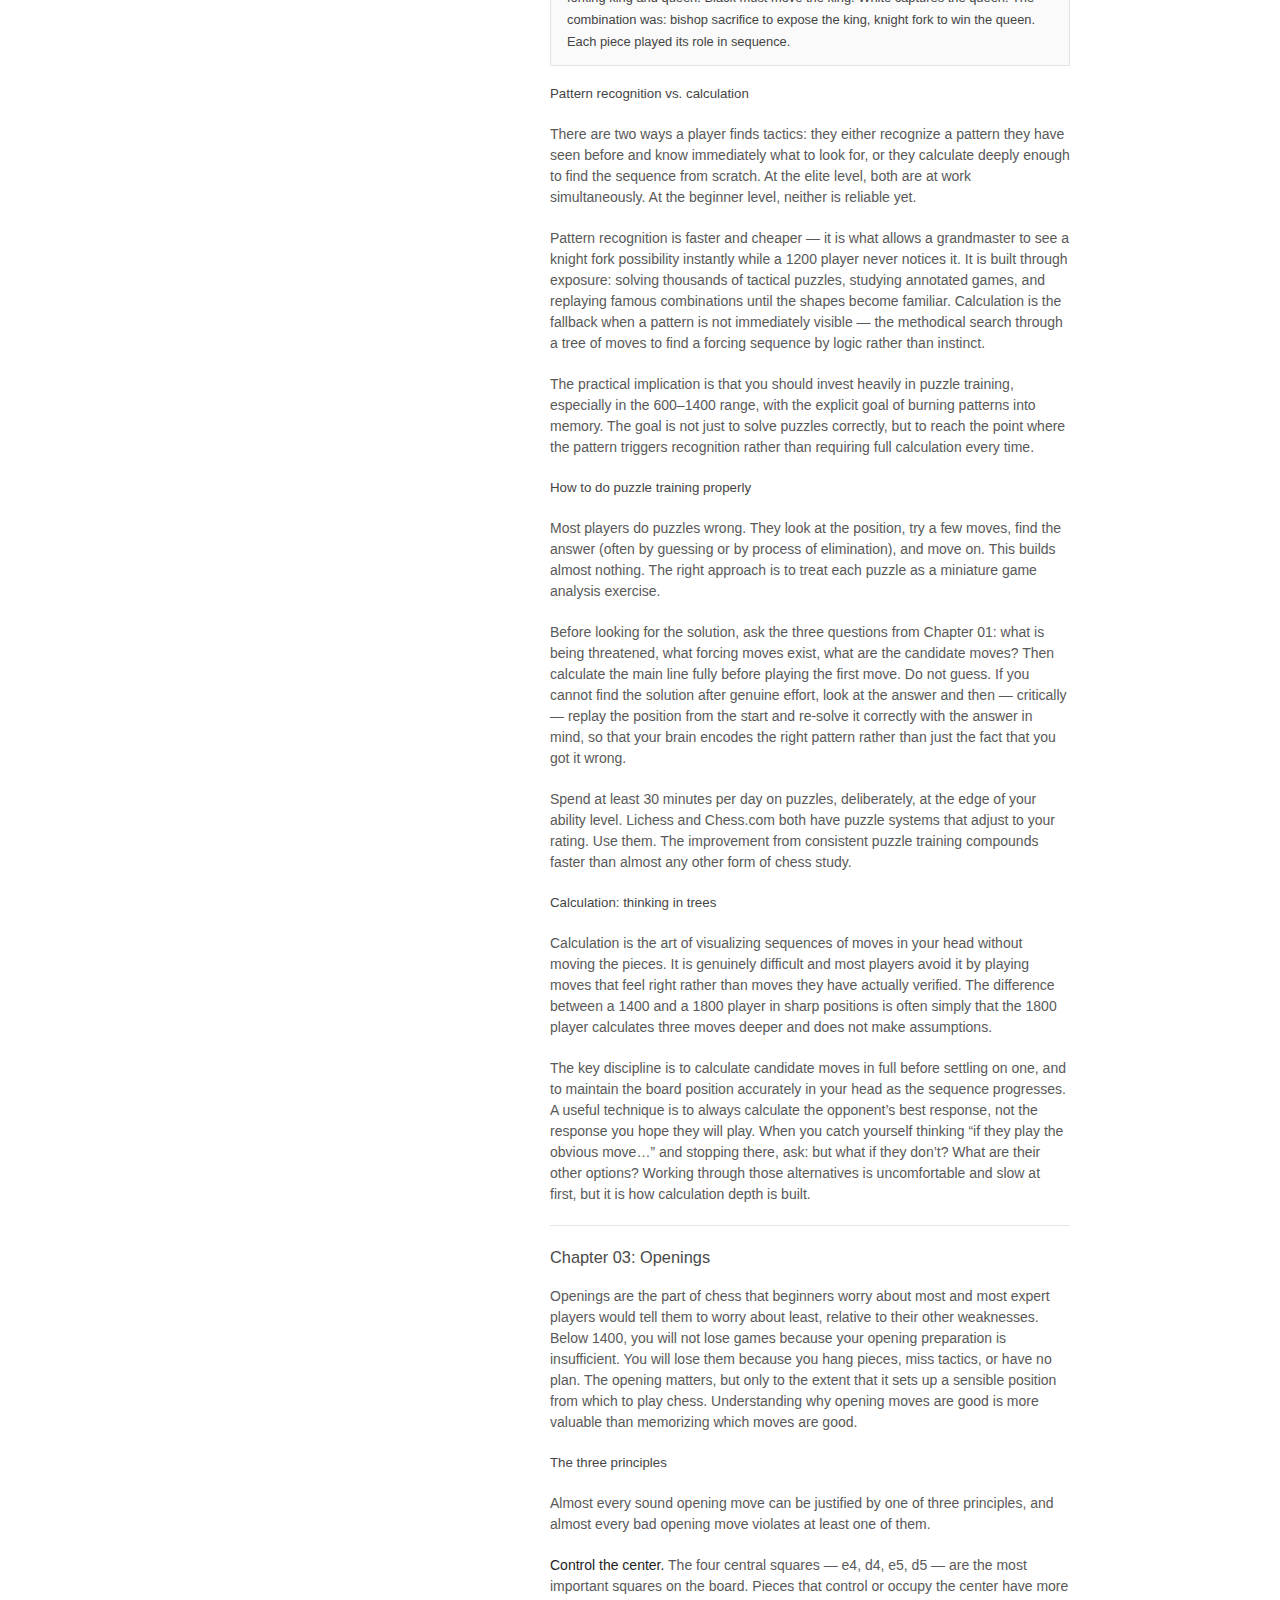
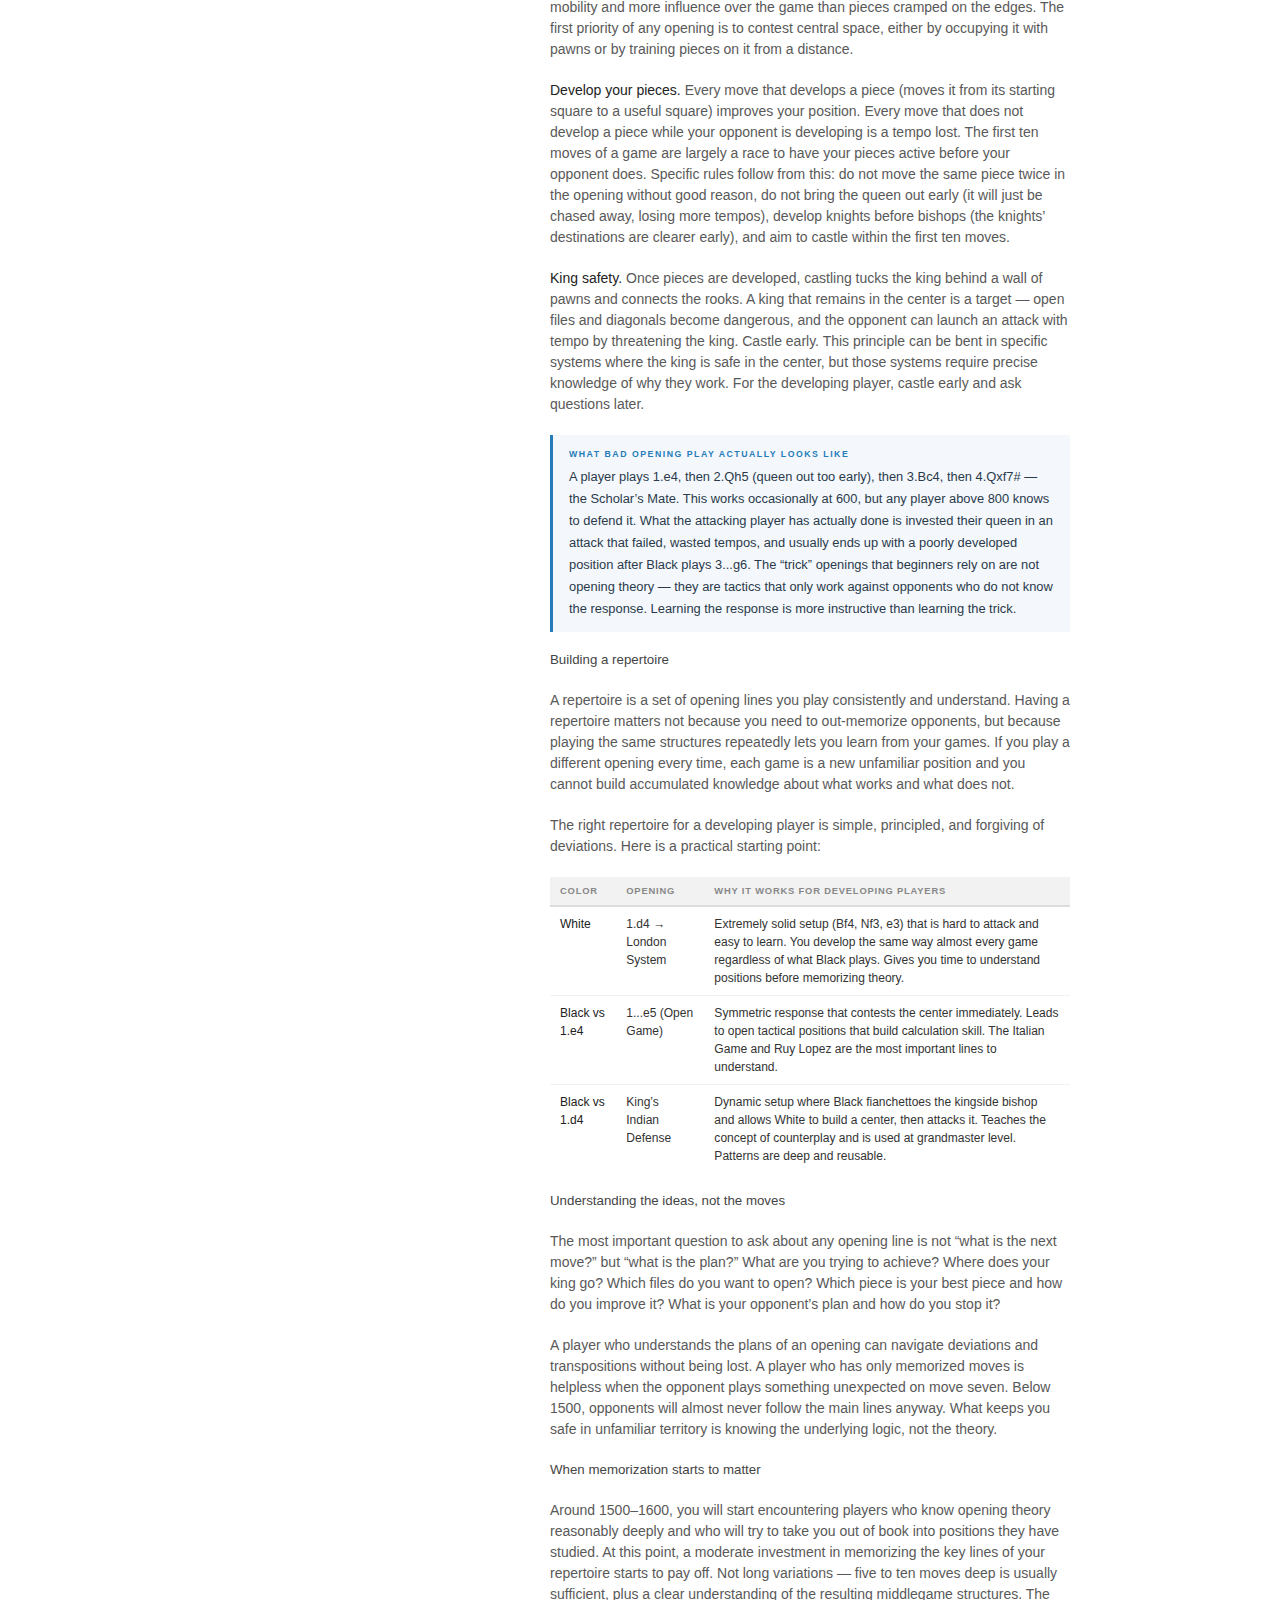
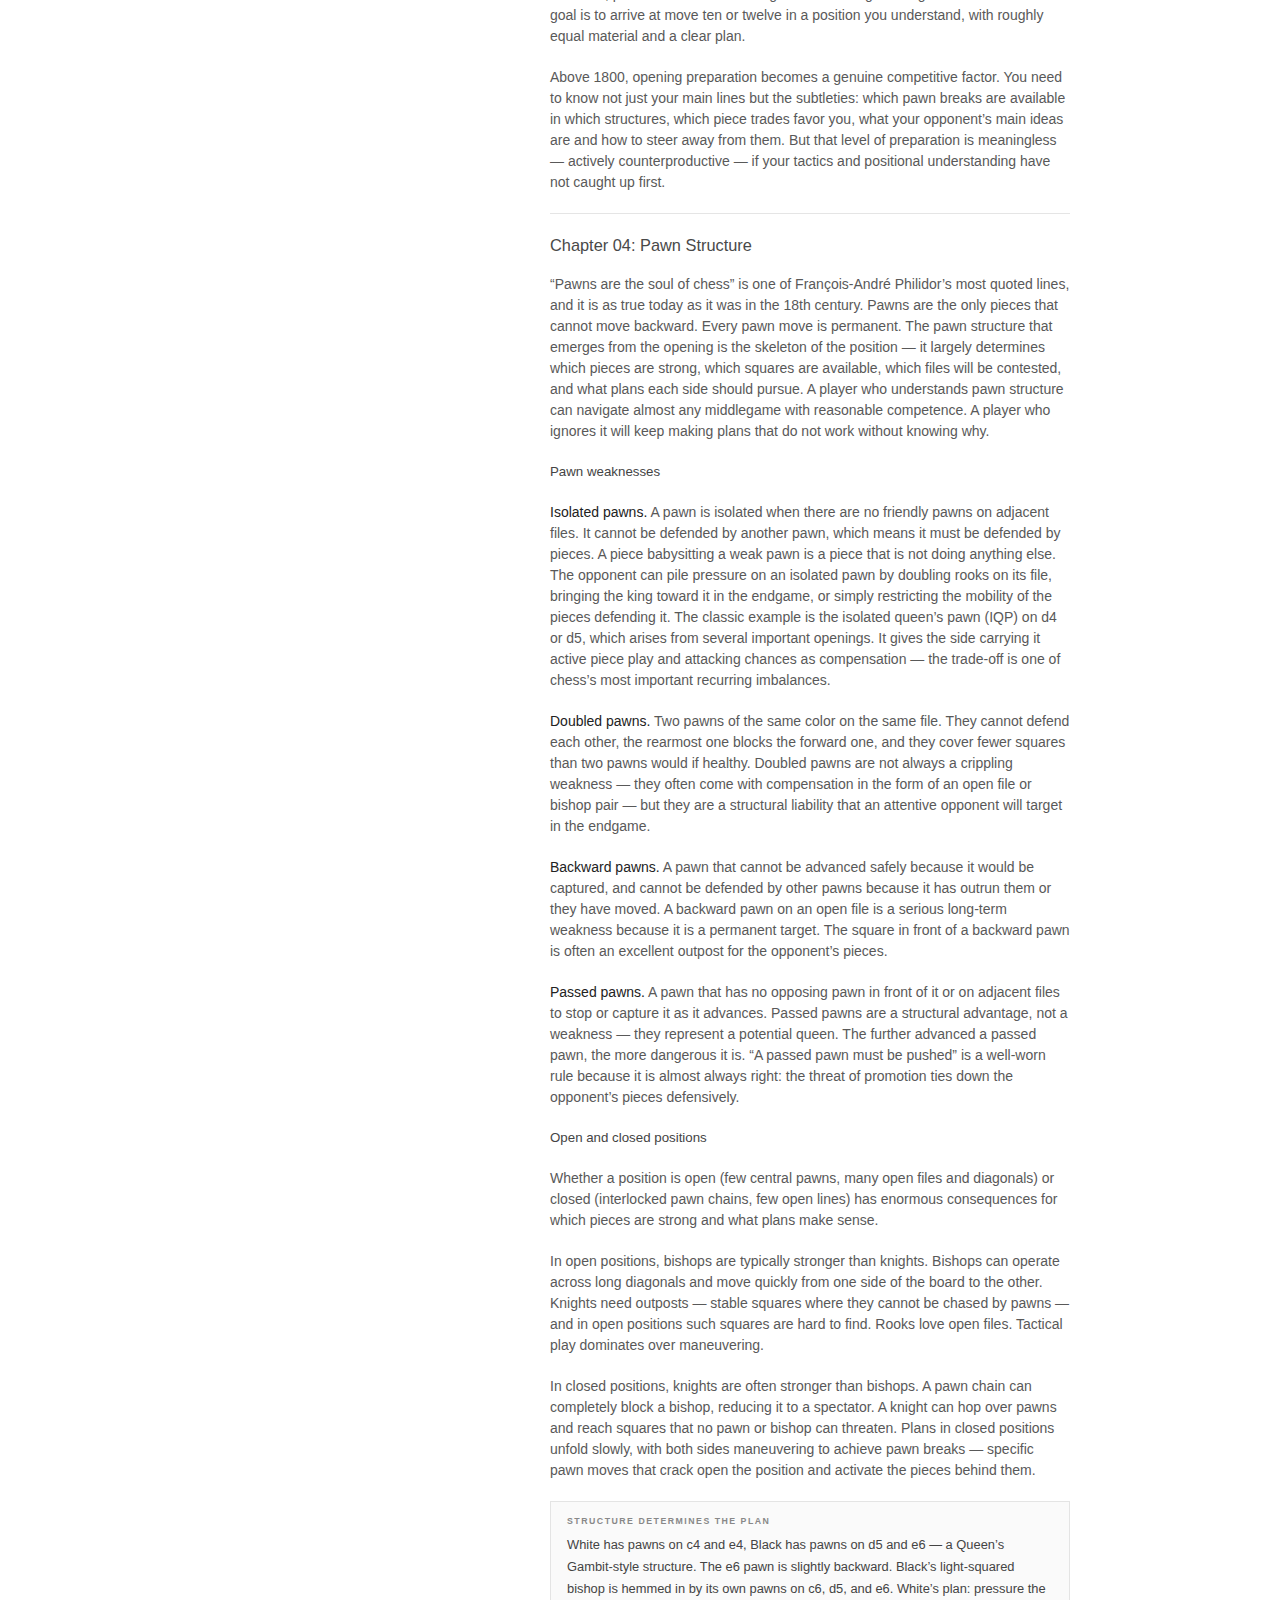
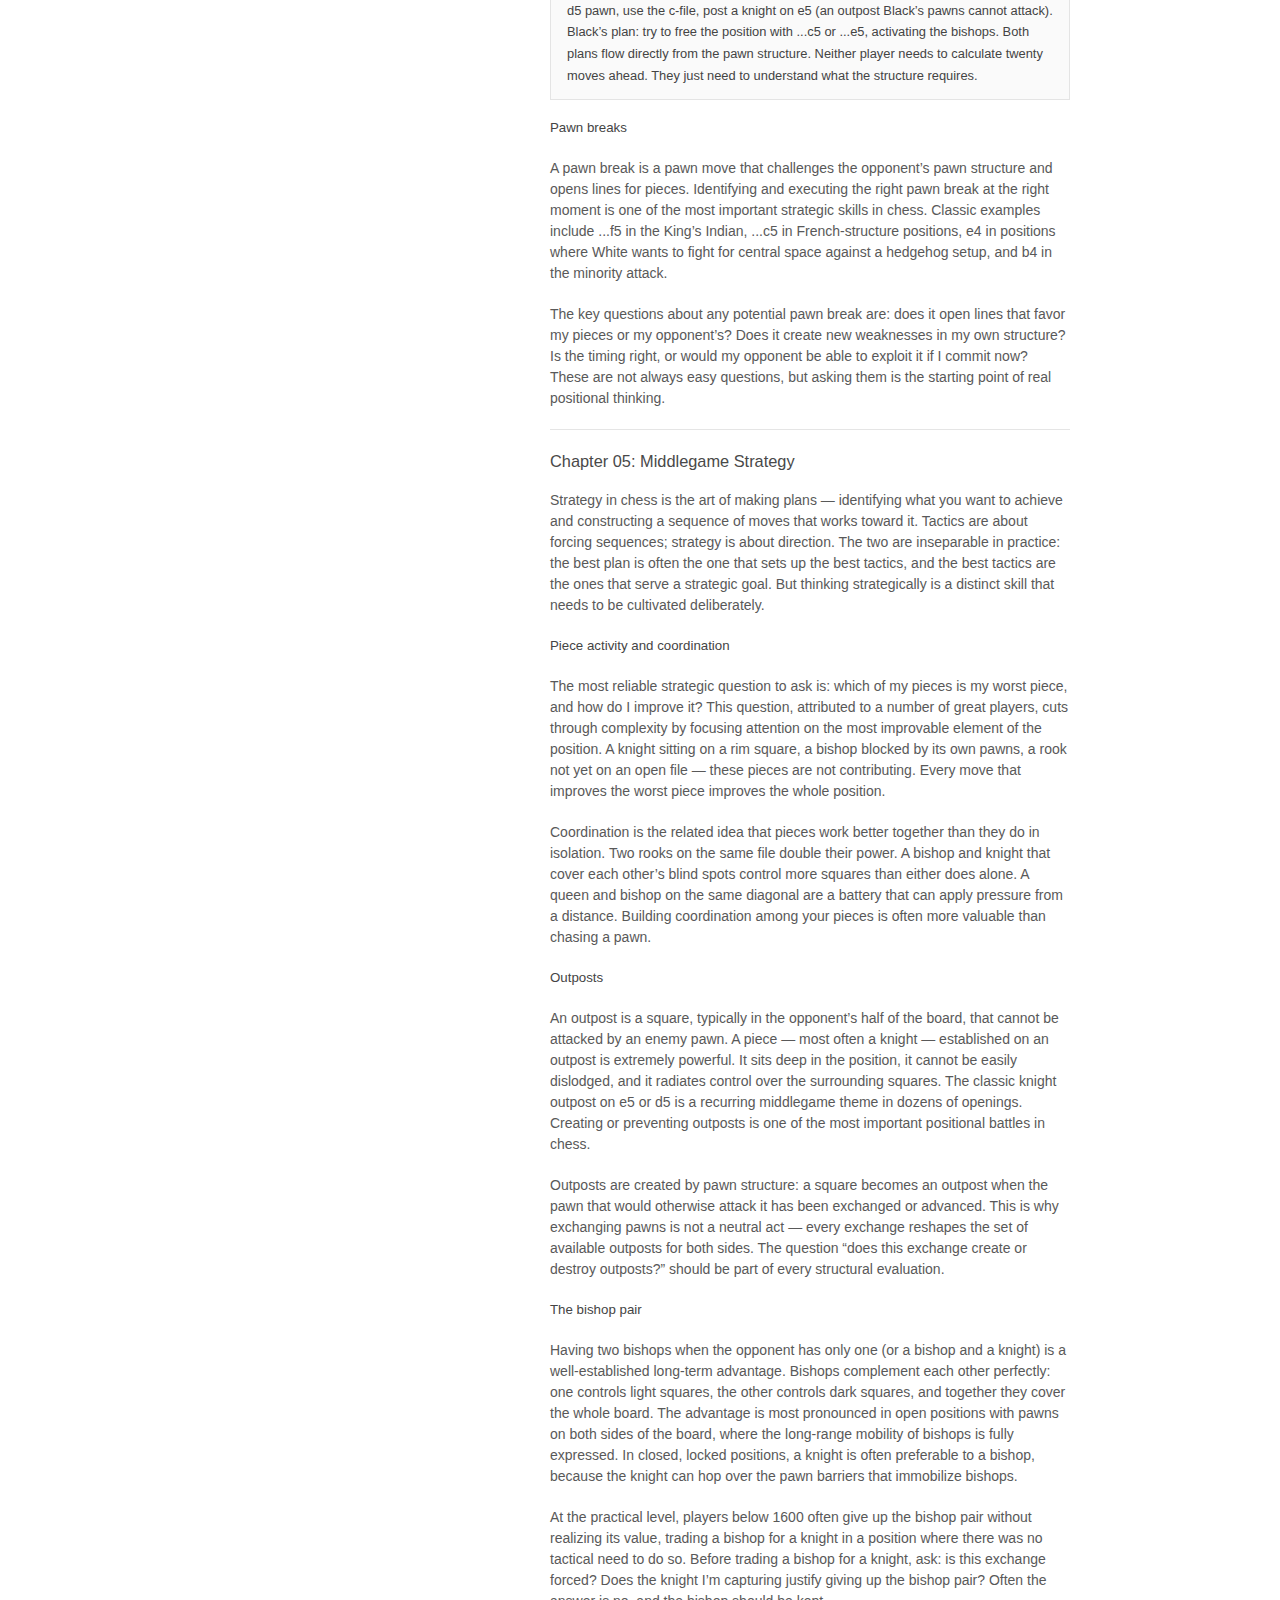
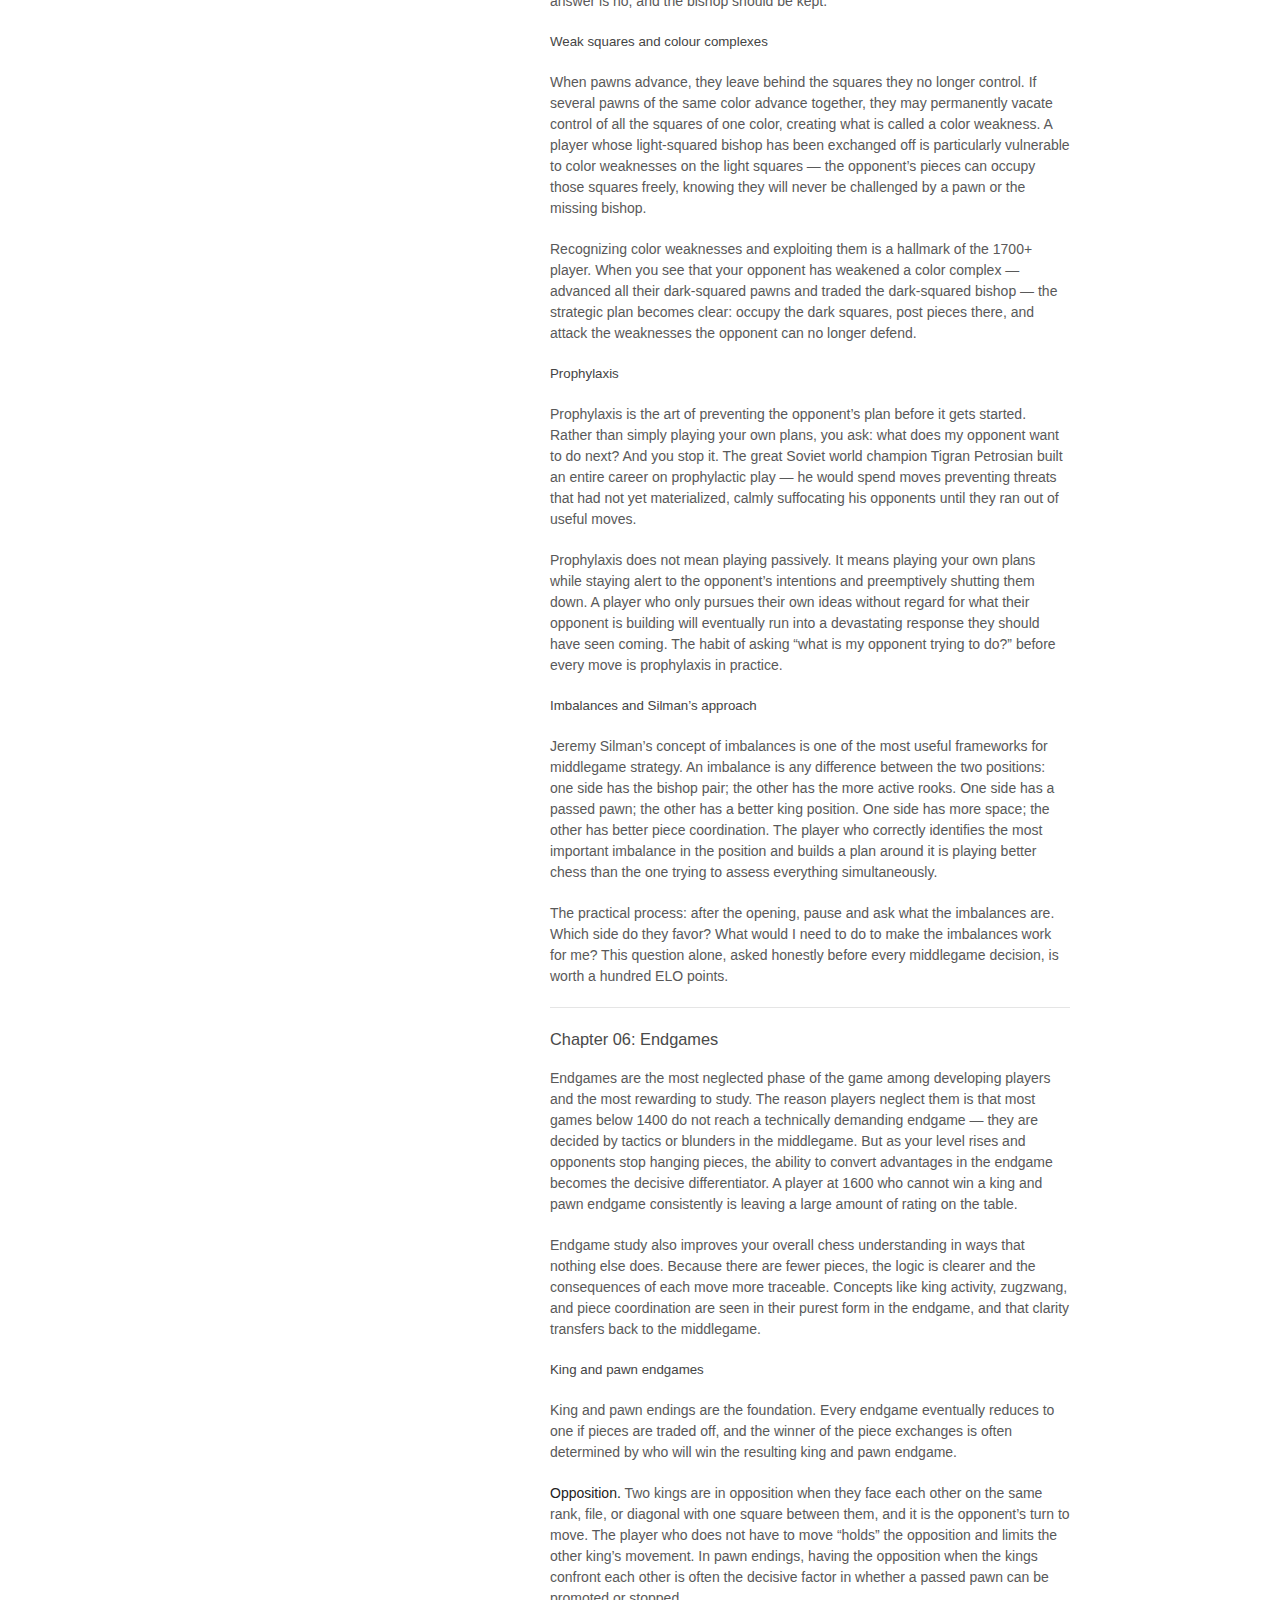
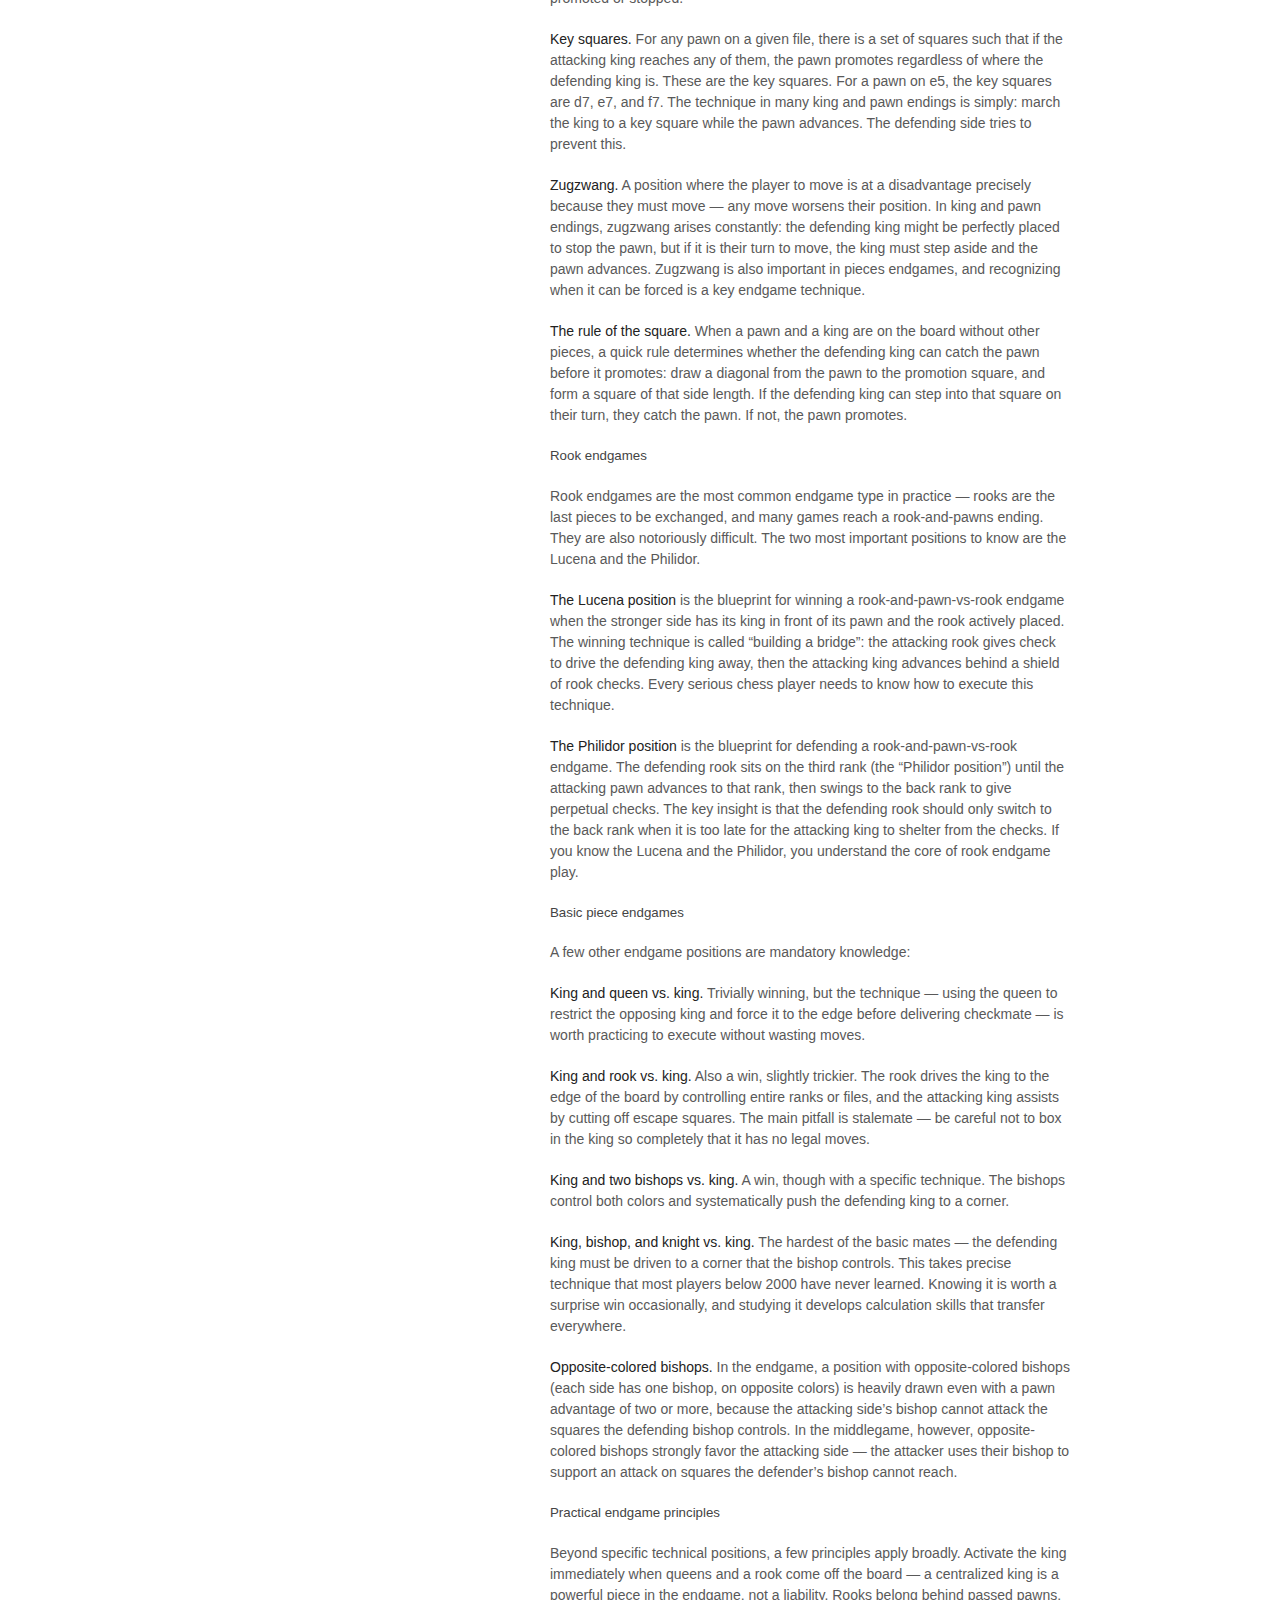
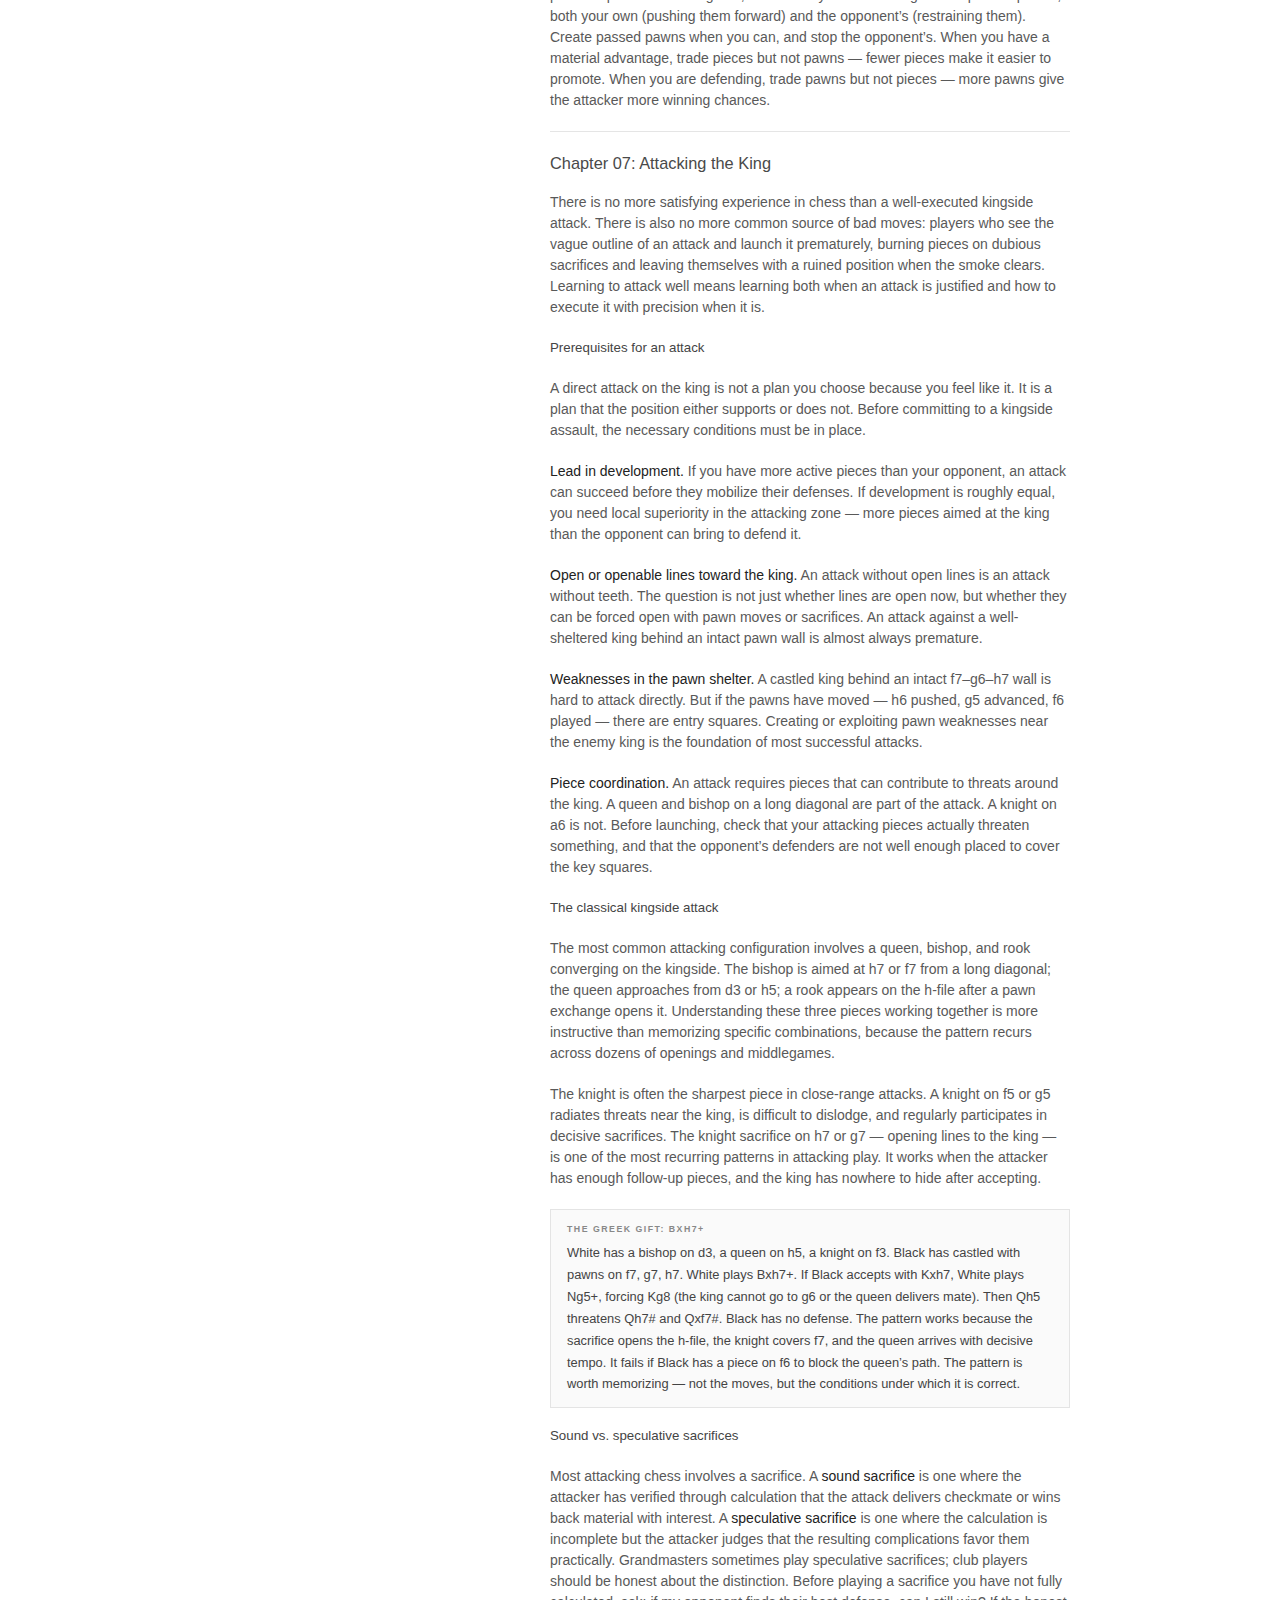
<file: chess101.html>
<!doctype html>
<html>
  <head>
    <meta charset="utf-8">
    <meta http-equiv="X-UA-Compatible" content="chrome=1">
    <title>Chess: From 1000 to 2000</title>
    <link rel="stylesheet" href="stylesheets/styles.css">
    <link rel="stylesheet" href="stylesheets/pygment_trac.css">
    <meta name="viewport" content="width=device-width">

    <style>
      /* ── Sidebar nav ── */
      header {
        display: flex !important;
        flex-direction: column !important;
        height: 100vh !important;
        overflow: hidden !important;
        box-sizing: border-box !important;
      }
      .chapter-nav {
        margin-top: 4px;
        font-size: 0.82em;
        line-height: 1.8;
        flex: 1 1 0;
        overflow-y: auto;
        min-height: 0;
      }
      .chapter-nav a {
        display: block;
        color: #555;
        text-decoration: none;
        padding-left: 6px;
        border-left: 2px solid transparent;
        transition: all 0.15s;
      }
      .chapter-nav a:hover { color: #267CB9; border-left-color: #267CB9; }
      .chapter-nav a.active { color: #267CB9; border-left-color: #267CB9; font-weight: bold; }
      .chapter-nav .ch-n { color: #bbb; font-size: 0.85em; margin-right: 3px; }

      /* ── Callout / example boxes ── */
      .callout {
        background: #f4f8fd;
        border-left: 3px solid #267CB9;
        padding: 12px 16px;
        margin: 18px 0;
        font-size: 0.92em;
        color: #2a3a4a;
        line-height: 1.7;
      }
      .callout-label {
        font-size: 0.68em;
        text-transform: uppercase;
        letter-spacing: 1.5px;
        color: #267CB9;
        font-weight: bold;
        margin-bottom: 5px;
      }
      .example {
        background: #fafafa;
        border: 1px solid #e4e4e4;
        padding: 12px 16px;
        margin: 18px 0;
        font-size: 0.92em;
        color: #444;
        line-height: 1.7;
      }
      .example-label {
        font-size: 0.68em;
        text-transform: uppercase;
        letter-spacing: 1.5px;
        color: #888;
        font-weight: bold;
        margin-bottom: 5px;
      }

      /* ── Tables ── */
      .rm-table {
        width: 100%;
        border-collapse: collapse;
        font-size: 0.86em;
        margin: 16px 0;
      }
      .rm-table th {
        background: #f2f2f2;
        border-bottom: 2px solid #ddd;
        padding: 7px 10px;
        text-align: left;
        font-size: 0.78em;
        text-transform: uppercase;
        letter-spacing: 0.8px;
        color: #888;
      }
      .rm-table td {
        padding: 8px 10px;
        border-bottom: 1px solid #f0f0f0;
        color: #333;
        vertical-align: top;
      }
      .rm-table tr:last-child td { border-bottom: none; }
      .tag {
        display: inline-block;
        padding: 1px 6px;
        border-radius: 8px;
        font-size: 0.78em;
        font-weight: bold;
      }
      .tag-h { background: #e4f3e4; color: #2a662a; }
      .tag-m { background: #fef6d6; color: #7a5500; }
      .tag-l { background: #fdeaea; color: #8a1a1a; }

      /* ── Move notation ── */
      .move {
        font-family: 'Courier New', monospace;
        background: #f0f0f0;
        padding: 1px 5px;
        border-radius: 3px;
        font-size: 0.88em;
        color: #333;
      }

      section h3 { margin-top: 22px; }
      section h4 { font-size: 0.95em; margin-top: 18px; color: #444; }
    </style>
  </head>
  <body>
    <div class="wrapper">

      <!-- ── Sidebar ── -->
      <header>
        <h1><a href="https://gregoiremaillard.com">Gr&eacute;goire Maillard</a></h1>
        <p><i>A practical guide to reaching ELO 2000.</i><br><hr/>
        From casual player to expert: everything you need to understand the game deeply and improve deliberately.</p>

        <hr/>
        <nav class="chapter-nav" id="toc">
          <a href="#ch00"><span class="ch-n">00</span> Why 2000?</a>
          <a href="#ch01"><span class="ch-n">01</span> How to Think</a>
          <a href="#ch02"><span class="ch-n">02</span> Tactics &amp; Patterns</a>
          <a href="#ch03"><span class="ch-n">03</span> Openings</a>
          <a href="#ch04"><span class="ch-n">04</span> Pawn Structure</a>
          <a href="#ch05"><span class="ch-n">05</span> Middlegame Strategy</a>
          <a href="#ch06"><span class="ch-n">06</span> Endgames</a>
          <a href="#ch07"><span class="ch-n">07</span> Attacking the King</a>
          <a href="#ch08"><span class="ch-n">08</span> Exchanges &amp; Simplification</a>
          <a href="#ch09"><span class="ch-n">09</span> Positional Sacrifices</a>
          <a href="#ch10"><span class="ch-n">10</span> Learning from the Masters</a>
          <a href="#ch11"><span class="ch-n">11</span> Psychology &amp; Time Management</a>
          <a href="#ch12"><span class="ch-n">12</span> How to Study &amp; Improve</a>
        </nav>
      </header>

      <!-- ── Content ── -->
      <section>

        <h2>Chess: From 1000 to 2000</h2>
        <p>I got serious about chess a few years ago, starting from the casual end of the spectrum &#8212; someone who knew the rules, could beat friends occasionally, but had no real idea why good players made the moves they did. The jump from casual play to genuine competence felt mysterious from the outside. This guide is my attempt to make it less so. It covers not just what to learn, but why each piece of knowledge matters and how it fits together into the larger skill of playing chess well. The goal is an ELO above 2000, which puts you in the top few percent of rated players worldwide. It is an ambitious target, but an entirely achievable one with the right approach.</p>

        <p><hr/></p>

        <!-- ── CH 00 ── -->
        <h3 id="ch00">Chapter 00: Why 2000?</h3>

        <p>ELO 2000 is a meaningful milestone in chess. Below it, you are still climbing the ladder of fundamental understanding. Above it, you have genuinely mastered the core of the game &#8212; you can calculate accurately, evaluate positions correctly, handle all phases of the game competently, and play with a coherent strategic identity. The gap between a 1000 and a 2000 player is not primarily about talent or natural ability. It is about the accumulation of three things: pattern recognition, calculation skill, and strategic understanding. All three are learnable. None require exceptional gifts.</p>

        <p>What separates each bracket is worth understanding clearly, because it tells you what to focus on at each stage.</p>

        <table class="rm-table">
          <thead>
            <tr><th>ELO range</th><th>Main weakness</th><th>What to fix</th></tr>
          </thead>
          <tbody>
            <tr><td><strong>600&#8211;1000</strong></td><td>Hanging pieces, missing one-move threats</td><td>Blunder checks, basic tactics</td></tr>
            <tr><td><strong>1000&#8211;1400</strong></td><td>No coherent plan, random moves</td><td>Opening principles, piece activity</td></tr>
            <tr><td><strong>1400&#8211;1700</strong></td><td>Positional blindness, weak endgames</td><td>Pawn structure, essential endings</td></tr>
            <tr><td><strong>1700&#8211;2000</strong></td><td>Calculation errors, strategic superficiality</td><td>Deep calculation, complex strategy</td></tr>
          </tbody>
        </table>

        <p>A few honest things to say upfront. Reaching 2000 will take years of consistent work, not months. The rate-limiting factor for most players is not intelligence but time invested in deliberate practice &#8212; specifically, the uncomfortable kind where you are solving problems at the edge of your current ability rather than replaying comfortable patterns. It also requires playing a lot of real games, analyzing them honestly, and being willing to identify and sit with your own weaknesses rather than avoiding them.</p>

        <div class="callout">
          <div class="callout-label">The most important thing to know at the start</div>
          The single biggest predictor of improvement at every level below 2000 is tactical vision. Before worrying about openings, pawn structures, or endgame theory, you need to be able to see what is happening on the board right now. Every other skill builds on top of that foundation.
        </div>

        <h4>A realistic roadmap</h4>

        <p>The chapters that follow are organized roughly in order of priority. Tactics and thinking process come first because they underpin everything else. Openings come after, because opening knowledge without tactical and positional understanding is just memorization with no roots. Pawn structure and middlegame strategy build on that. Endgames are covered as a standalone chapter because most players neglect them and pay a heavy price. Psychology and study methods close the guide, because knowing how to improve is itself a skill that compounds over time.</p>

        <p>You do not need to read this guide linearly. If you are already at 1400 and your openings are solid, jump to pawn structure. If you keep losing won endgames, start with Chapter 06. Use it as a reference. But if you are genuinely starting from 600&#8211;1000, the sequence matters: build the foundation before the superstructure.</p>

        <p><hr/></p>

        <!-- ── CH 01 ── -->
        <h3 id="ch01">Chapter 01: How to Think</h3>

        <p>Most players below 1400 do not have a systematic thinking process. They look at the position, a move comes to mind, it looks reasonable, they play it. Sometimes it works. Often it does not. The difference between a 1200 and a 1800 player is not always that the stronger player sees more &#8212; it is that they have a reliable procedure for not missing things. A thinking process is not a creative straitjacket. It is a checklist that keeps you honest.</p>

        <h4>Before every move: the three questions</h4>

        <p>Before you decide what <em>you</em> want to do, ask three questions about what is happening on the board right now.</p>

        <p><strong>1. What is my opponent threatening?</strong> This is the first and most important question. The majority of blunders at every level below 1800 happen because a player ignores their opponent&#8217;s last move and continues with their own plan. Every time your opponent makes a move, something has changed. A piece has moved. New lines have opened or closed. New threats may exist that did not before. Before you look for your own candidate moves, understand what just happened.</p>

        <p><strong>2. What checks, captures, and threats are available to me?</strong> The acronym CCT &#8212; Checks, Captures, Threats &#8212; is a useful first sweep. Not because every check is good, but because forcing moves constrain your opponent&#8217;s options and are easier to calculate. Starting your candidate move search with CCT ensures you do not miss a tactical sequence that wins immediately.</p>

        <p><strong>3. After I play my intended move, what can my opponent do?</strong> This is the blunder check &#8212; sometimes called the &#8220;Is it safe?&#8221; question. Before you commit, play the move in your head and ask: does this leave anything hanging? Does it open a line I had not considered? Does it give my opponent a forcing sequence? This single step eliminates a huge proportion of blunders at all levels.</p>

        <h4>Candidate moves</h4>

        <p>Once you have assessed the position, generate a list of candidate moves before calculating any of them deeply. The reason is psychological: humans tend to fall in love with the first promising move they see and calculate it thoroughly, then play it &#8212; even if a better move exists that they never considered. By forcing yourself to list candidates first, you ensure that at least a few alternatives get a look before you commit.</p>

        <p>At most positions, you do not need many candidates &#8212; two or three is usually enough. What matters is that you are choosing between options rather than defaulting to the first move that comes to mind. At critical positions, especially sharp ones where the game might hinge on the next few moves, a longer search is warranted. Resist the urge to stop looking once you have found something that works. The question is not &#8220;is this move good enough?&#8221; but &#8220;is this the best move?&#8221;</p>

        <h4>Evaluation: what is a good position?</h4>

        <p>After calculating a line, you need to evaluate the resulting position &#8212; to form a judgment about who stands better and why. Four factors dominate that judgment:</p>

        <p><strong>Material.</strong> A rook is worth roughly five pawns, a bishop or knight about three, a queen about nine. Material imbalances &#8212; two rooks vs. a queen, bishop pair vs. rook and pawn &#8212; drive most middlegame decisions. Be precise about material counts. Players below 1200 routinely miscount and give away pieces without realizing it.</p>

        <p><strong>King safety.</strong> An exposed king can be worth many pawns in the calculation of a sacrifice. When assessing a position, always ask: is either king vulnerable? Can lines be opened against it? Is there a potential mating attack? King safety overrides most other considerations when it is genuinely at stake.</p>

        <p><strong>Piece activity.</strong> A well-placed piece on an outpost deep in the opponent&#8217;s territory is often stronger than a passive piece sitting at home, even if they are nominally worth the same. Ask of every piece: is it doing something useful? Is it controlling important squares? Could it be improved?</p>

        <p><strong>Pawn structure.</strong> Pawn weaknesses &#8212; isolated pawns, doubled pawns, backward pawns &#8212; are permanent in a way that piece placement is not. A weak pawn creates a lasting target that good players will exploit throughout the game. Pawn structure is covered in depth in Chapter 04, but it is worth including in every positional evaluation.</p>

        <div class="example">
          <div class="example-label">Putting the process together</div>
          Your opponent just moved their knight to e5. Before touching a piece, you ask: what does this threaten? The knight on e5 attacks g4 and c4 &#8212; nothing immediate, but it is well centralized. What are my CCT options? I could capture it with my bishop, but that looks dubious. I could attack it with f6. I could ignore it and push my queenside pawn. You generate three candidates, calculate each briefly, and identify that f6 attacks the knight and gains space &#8212; but first you run the blunder check: does f6 weaken my king? Yes, slightly, but the knight retreats and you have not opened any critical files. You play f6.
        </div>

        <p>The thinking process sounds slow when described in full. With practice it becomes fast and mostly unconscious &#8212; a trained instinct rather than a deliberate checklist. But it has to be practiced deliberately first. In every training game, discipline yourself to follow the process. The habit, once formed, is one of the most durable improvements you can make.</p>

        <p><hr/></p>

        <!-- ── CH 02 ── -->
        <h3 id="ch02">Chapter 02: Tactics &amp; Patterns</h3>

        <p>Tactics are forced sequences of moves that win material or deliver checkmate. They are the mechanism by which most games below 2000 are actually decided. Not by strategy, not by endgame technique, but by one player seeing a combination that the other missed. At the 1000 level, most tactical motifs are basic. At the 1800 level, they are more deeply hidden and require longer calculation. But the underlying patterns are the same throughout. Learning to see them reliably is the single most important thing you can do to improve your chess.</p>

        <h4>The core tactical motifs</h4>

        <p><strong>The fork.</strong> A single piece attacks two or more of the opponent&#8217;s pieces simultaneously, so only one can be saved. Knights are the best forking pieces because they move in an L-shape that most players find harder to visualize instinctively. A classic example is a knight on c7 simultaneously forking a king on e8 and a rook on a8. The king must move, and the rook falls. Whenever you place a knight, ask: can it reach a square from which it attacks two valuable targets?</p>

        <p><strong>The pin.</strong> A piece is attacked along a line (rank, file, or diagonal) in such a way that moving it would expose a more valuable piece behind it to capture. An absolute pin is against the king &#8212; the pinned piece literally cannot move legally. A relative pin is against a lesser piece &#8212; the pinned piece can move, but at material cost. Pinned pieces are often weak: they cannot defend other pieces effectively, and they can be attacked repeatedly.</p>

        <p><strong>The skewer.</strong> The reverse of a pin. A valuable piece is attacked directly; when it moves to safety, a lesser piece behind it is captured. A rook skewering a king and queen on the same file is the classic example. The king must flee, the queen is taken.</p>

        <p><strong>Discovered attack.</strong> A piece moves, uncovering an attack from another piece behind it. The moving piece often creates its own threat simultaneously, forcing the opponent to deal with two problems at once. A discovered check is especially powerful because the king must respond to the check, leaving the second threat undefended.</p>

        <p><strong>Double check.</strong> A rare but lethal version of the discovered attack where both the moving piece and the uncovered piece give check simultaneously. The only legal response is to move the king &#8212; blocking or capturing is impossible. This forces the king into positions it cannot escape from.</p>

        <p><strong>Deflection and decoy.</strong> A piece that is performing a defensive function is lured or forced away from that function. The classic deflection sacrifices material to draw a defending piece off a critical square. The classic decoy sacrifices material to force a piece onto a square where it can be exploited. Both rely on the insight that a piece cannot defend two things at once.</p>

        <p><strong>Removal of the guard.</strong> A defender is captured or driven away, exposing the piece or square it was protecting. Often the attacker gives up material to eliminate the guard, because the piece or square being liberated is worth more than the cost of removing the guard.</p>

        <p><strong>Zwischenzug.</strong> An in-between move &#8212; a forcing move inserted into a sequence where the opponent expects a straightforward recapture. The zwischenzug changes the evaluation of the entire exchange by adding a threat that must be addressed before the sequence can continue. Recognizing that you can play a zwischenzug before recapturing, or that your opponent might, is a mark of the 1600+ player.</p>

        <div class="example">
          <div class="example-label">A simple combination</div>
          White has a bishop on b3, a queen on d1, and a knight on f3. Black has a king on g8 and a queen on e7, with only a pawn on f7 defending the diagonal to the king. White plays Bxf7+, a bishop sacrifice. Black&#8217;s king must capture: Kxf7. White plays Ng5+, forking king and queen. Black must move the king. White captures the queen. The combination was: bishop sacrifice to expose the king, knight fork to win the queen. Each piece played its role in sequence.
        </div>

        <h4>Pattern recognition vs. calculation</h4>

        <p>There are two ways a player finds tactics: they either recognize a pattern they have seen before and know immediately what to look for, or they calculate deeply enough to find the sequence from scratch. At the elite level, both are at work simultaneously. At the beginner level, neither is reliable yet.</p>

        <p>Pattern recognition is faster and cheaper &#8212; it is what allows a grandmaster to see a knight fork possibility instantly while a 1200 player never notices it. It is built through exposure: solving thousands of tactical puzzles, studying annotated games, and replaying famous combinations until the shapes become familiar. Calculation is the fallback when a pattern is not immediately visible &#8212; the methodical search through a tree of moves to find a forcing sequence by logic rather than instinct.</p>

        <p>The practical implication is that you should invest heavily in puzzle training, especially in the 600&#8211;1400 range, with the explicit goal of burning patterns into memory. The goal is not just to solve puzzles correctly, but to reach the point where the pattern triggers recognition rather than requiring full calculation every time.</p>

        <h4>How to do puzzle training properly</h4>

        <p>Most players do puzzles wrong. They look at the position, try a few moves, find the answer (often by guessing or by process of elimination), and move on. This builds almost nothing. The right approach is to treat each puzzle as a miniature game analysis exercise.</p>

        <p>Before looking for the solution, ask the three questions from Chapter 01: what is being threatened, what forcing moves exist, what are the candidate moves? Then calculate the main line fully before playing the first move. Do not guess. If you cannot find the solution after genuine effort, look at the answer and then &#8212; critically &#8212; replay the position from the start and re-solve it correctly with the answer in mind, so that your brain encodes the right pattern rather than just the fact that you got it wrong.</p>

        <p>Spend at least 30 minutes per day on puzzles, deliberately, at the edge of your ability level. Lichess and Chess.com both have puzzle systems that adjust to your rating. Use them. The improvement from consistent puzzle training compounds faster than almost any other form of chess study.</p>

        <h4>Calculation: thinking in trees</h4>

        <p>Calculation is the art of visualizing sequences of moves in your head without moving the pieces. It is genuinely difficult and most players avoid it by playing moves that feel right rather than moves they have actually verified. The difference between a 1400 and a 1800 player in sharp positions is often simply that the 1800 player calculates three moves deeper and does not make assumptions.</p>

        <p>The key discipline is to calculate candidate moves in full before settling on one, and to maintain the board position accurately in your head as the sequence progresses. A useful technique is to always calculate the opponent&#8217;s best response, not the response you hope they will play. When you catch yourself thinking &#8220;if they play the obvious move&#8230;&#8221; and stopping there, ask: but what if they don&#8217;t? What are their other options? Working through those alternatives is uncomfortable and slow at first, but it is how calculation depth is built.</p>

        <p><hr/></p>

        <!-- ── CH 03 ── -->
        <h3 id="ch03">Chapter 03: Openings</h3>

        <p>Openings are the part of chess that beginners worry about most and most expert players would tell them to worry about least, relative to their other weaknesses. Below 1400, you will not lose games because your opening preparation is insufficient. You will lose them because you hang pieces, miss tactics, or have no plan. The opening matters, but only to the extent that it sets up a sensible position from which to play chess. Understanding why opening moves are good is more valuable than memorizing which moves are good.</p>

        <h4>The three principles</h4>

        <p>Almost every sound opening move can be justified by one of three principles, and almost every bad opening move violates at least one of them.</p>

        <p><strong>Control the center.</strong> The four central squares &#8212; e4, d4, e5, d5 &#8212; are the most important squares on the board. Pieces that control or occupy the center have more mobility and more influence over the game than pieces cramped on the edges. The first priority of any opening is to contest central space, either by occupying it with pawns or by training pieces on it from a distance.</p>

        <p><strong>Develop your pieces.</strong> Every move that develops a piece (moves it from its starting square to a useful square) improves your position. Every move that does not develop a piece while your opponent is developing is a tempo lost. The first ten moves of a game are largely a race to have your pieces active before your opponent does. Specific rules follow from this: do not move the same piece twice in the opening without good reason, do not bring the queen out early (it will just be chased away, losing more tempos), develop knights before bishops (the knights&#8217; destinations are clearer early), and aim to castle within the first ten moves.</p>

        <p><strong>King safety.</strong> Once pieces are developed, castling tucks the king behind a wall of pawns and connects the rooks. A king that remains in the center is a target &#8212; open files and diagonals become dangerous, and the opponent can launch an attack with tempo by threatening the king. Castle early. This principle can be bent in specific systems where the king is safe in the center, but those systems require precise knowledge of why they work. For the developing player, castle early and ask questions later.</p>

        <div class="callout">
          <div class="callout-label">What bad opening play actually looks like</div>
          A player plays 1.e4, then 2.Qh5 (queen out too early), then 3.Bc4, then 4.Qxf7# &#8212; the Scholar&#8217;s Mate. This works occasionally at 600, but any player above 800 knows to defend it. What the attacking player has actually done is invested their queen in an attack that failed, wasted tempos, and usually ends up with a poorly developed position after Black plays 3...g6. The &#8220;trick&#8221; openings that beginners rely on are not opening theory &#8212; they are tactics that only work against opponents who do not know the response. Learning the response is more instructive than learning the trick.
        </div>

        <h4>Building a repertoire</h4>

        <p>A repertoire is a set of opening lines you play consistently and understand. Having a repertoire matters not because you need to out-memorize opponents, but because playing the same structures repeatedly lets you learn from your games. If you play a different opening every time, each game is a new unfamiliar position and you cannot build accumulated knowledge about what works and what does not.</p>

        <p>The right repertoire for a developing player is simple, principled, and forgiving of deviations. Here is a practical starting point:</p>

        <table class="rm-table">
          <thead>
            <tr><th>Color</th><th>Opening</th><th>Why it works for developing players</th></tr>
          </thead>
          <tbody>
            <tr>
              <td><strong>White</strong></td>
              <td>1.d4 &#8594; London System</td>
              <td>Extremely solid setup (Bf4, Nf3, e3) that is hard to attack and easy to learn. You develop the same way almost every game regardless of what Black plays. Gives you time to understand positions before memorizing theory.</td>
            </tr>
            <tr>
              <td><strong>Black vs 1.e4</strong></td>
              <td>1...e5 (Open Game)</td>
              <td>Symmetric response that contests the center immediately. Leads to open tactical positions that build calculation skill. The Italian Game and Ruy Lopez are the most important lines to understand.</td>
            </tr>
            <tr>
              <td><strong>Black vs 1.d4</strong></td>
              <td>King&#8217;s Indian Defense</td>
              <td>Dynamic setup where Black fianchettoes the kingside bishop and allows White to build a center, then attacks it. Teaches the concept of counterplay and is used at grandmaster level. Patterns are deep and reusable.</td>
            </tr>
          </tbody>
        </table>

        <h4>Understanding the ideas, not the moves</h4>

        <p>The most important question to ask about any opening line is not &#8220;what is the next move?&#8221; but &#8220;what is the plan?&#8221; What are you trying to achieve? Where does your king go? Which files do you want to open? Which piece is your best piece and how do you improve it? What is your opponent&#8217;s plan and how do you stop it?</p>

        <p>A player who understands the plans of an opening can navigate deviations and transpositions without being lost. A player who has only memorized moves is helpless when the opponent plays something unexpected on move seven. Below 1500, opponents will almost never follow the main lines anyway. What keeps you safe in unfamiliar territory is knowing the underlying logic, not the theory.</p>

        <h4>When memorization starts to matter</h4>

        <p>Around 1500&#8211;1600, you will start encountering players who know opening theory reasonably deeply and who will try to take you out of book into positions they have studied. At this point, a moderate investment in memorizing the key lines of your repertoire starts to pay off. Not long variations &#8212; five to ten moves deep is usually sufficient, plus a clear understanding of the resulting middlegame structures. The goal is to arrive at move ten or twelve in a position you understand, with roughly equal material and a clear plan.</p>

        <p>Above 1800, opening preparation becomes a genuine competitive factor. You need to know not just your main lines but the subtleties: which pawn breaks are available in which structures, which piece trades favor you, what your opponent&#8217;s main ideas are and how to steer away from them. But that level of preparation is meaningless &#8212; actively counterproductive &#8212; if your tactics and positional understanding have not caught up first.</p>

        <p><hr/></p>

        <!-- ── CH 04 ── -->
        <h3 id="ch04">Chapter 04: Pawn Structure</h3>

        <p>&#8220;Pawns are the soul of chess&#8221; is one of Fran&ccedil;ois-Andr&eacute; Philidor&#8217;s most quoted lines, and it is as true today as it was in the 18th century. Pawns are the only pieces that cannot move backward. Every pawn move is permanent. The pawn structure that emerges from the opening is the skeleton of the position &#8212; it largely determines which pieces are strong, which squares are available, which files will be contested, and what plans each side should pursue. A player who understands pawn structure can navigate almost any middlegame with reasonable competence. A player who ignores it will keep making plans that do not work without knowing why.</p>

        <h4>Pawn weaknesses</h4>

        <p><strong>Isolated pawns.</strong> A pawn is isolated when there are no friendly pawns on adjacent files. It cannot be defended by another pawn, which means it must be defended by pieces. A piece babysitting a weak pawn is a piece that is not doing anything else. The opponent can pile pressure on an isolated pawn by doubling rooks on its file, bringing the king toward it in the endgame, or simply restricting the mobility of the pieces defending it. The classic example is the isolated queen&#8217;s pawn (IQP) on d4 or d5, which arises from several important openings. It gives the side carrying it active piece play and attacking chances as compensation &#8212; the trade-off is one of chess&#8217;s most important recurring imbalances.</p>

        <p><strong>Doubled pawns.</strong> Two pawns of the same color on the same file. They cannot defend each other, the rearmost one blocks the forward one, and they cover fewer squares than two pawns would if healthy. Doubled pawns are not always a crippling weakness &#8212; they often come with compensation in the form of an open file or bishop pair &#8212; but they are a structural liability that an attentive opponent will target in the endgame.</p>

        <p><strong>Backward pawns.</strong> A pawn that cannot be advanced safely because it would be captured, and cannot be defended by other pawns because it has outrun them or they have moved. A backward pawn on an open file is a serious long-term weakness because it is a permanent target. The square in front of a backward pawn is often an excellent outpost for the opponent&#8217;s pieces.</p>

        <p><strong>Passed pawns.</strong> A pawn that has no opposing pawn in front of it or on adjacent files to stop or capture it as it advances. Passed pawns are a structural advantage, not a weakness &#8212; they represent a potential queen. The further advanced a passed pawn, the more dangerous it is. &#8220;A passed pawn must be pushed&#8221; is a well-worn rule because it is almost always right: the threat of promotion ties down the opponent&#8217;s pieces defensively.</p>

        <h4>Open and closed positions</h4>

        <p>Whether a position is open (few central pawns, many open files and diagonals) or closed (interlocked pawn chains, few open lines) has enormous consequences for which pieces are strong and what plans make sense.</p>

        <p>In open positions, bishops are typically stronger than knights. Bishops can operate across long diagonals and move quickly from one side of the board to the other. Knights need outposts &#8212; stable squares where they cannot be chased by pawns &#8212; and in open positions such squares are hard to find. Rooks love open files. Tactical play dominates over maneuvering.</p>

        <p>In closed positions, knights are often stronger than bishops. A pawn chain can completely block a bishop, reducing it to a spectator. A knight can hop over pawns and reach squares that no pawn or bishop can threaten. Plans in closed positions unfold slowly, with both sides maneuvering to achieve pawn breaks &#8212; specific pawn moves that crack open the position and activate the pieces behind them.</p>

        <div class="example">
          <div class="example-label">Structure determines the plan</div>
          White has pawns on c4 and e4, Black has pawns on d5 and e6 &#8212; a Queen&#8217;s Gambit-style structure. The e6 pawn is slightly backward. Black&#8217;s light-squared bishop is hemmed in by its own pawns on c6, d5, and e6. White&#8217;s plan: pressure the d5 pawn, use the c-file, post a knight on e5 (an outpost Black&#8217;s pawns cannot attack). Black&#8217;s plan: try to free the position with ...c5 or ...e5, activating the bishops. Both plans flow directly from the pawn structure. Neither player needs to calculate twenty moves ahead. They just need to understand what the structure requires.
        </div>

        <h4>Pawn breaks</h4>

        <p>A pawn break is a pawn move that challenges the opponent&#8217;s pawn structure and opens lines for pieces. Identifying and executing the right pawn break at the right moment is one of the most important strategic skills in chess. Classic examples include ...f5 in the King&#8217;s Indian, ...c5 in French-structure positions, e4 in positions where White wants to fight for central space against a hedgehog setup, and b4 in the minority attack.</p>

        <p>The key questions about any potential pawn break are: does it open lines that favor my pieces or my opponent&#8217;s? Does it create new weaknesses in my own structure? Is the timing right, or would my opponent be able to exploit it if I commit now? These are not always easy questions, but asking them is the starting point of real positional thinking.</p>

        <p><hr/></p>

        <!-- ── CH 05 ── -->
        <h3 id="ch05">Chapter 05: Middlegame Strategy</h3>

        <p>Strategy in chess is the art of making plans &#8212; identifying what you want to achieve and constructing a sequence of moves that works toward it. Tactics are about forcing sequences; strategy is about direction. The two are inseparable in practice: the best plan is often the one that sets up the best tactics, and the best tactics are the ones that serve a strategic goal. But thinking strategically is a distinct skill that needs to be cultivated deliberately.</p>

        <h4>Piece activity and coordination</h4>

        <p>The most reliable strategic question to ask is: which of my pieces is my worst piece, and how do I improve it? This question, attributed to a number of great players, cuts through complexity by focusing attention on the most improvable element of the position. A knight sitting on a rim square, a bishop blocked by its own pawns, a rook not yet on an open file &#8212; these pieces are not contributing. Every move that improves the worst piece improves the whole position.</p>

        <p>Coordination is the related idea that pieces work better together than they do in isolation. Two rooks on the same file double their power. A bishop and knight that cover each other&#8217;s blind spots control more squares than either does alone. A queen and bishop on the same diagonal are a battery that can apply pressure from a distance. Building coordination among your pieces is often more valuable than chasing a pawn.</p>

        <h4>Outposts</h4>

        <p>An outpost is a square, typically in the opponent&#8217;s half of the board, that cannot be attacked by an enemy pawn. A piece &#8212; most often a knight &#8212; established on an outpost is extremely powerful. It sits deep in the position, it cannot be easily dislodged, and it radiates control over the surrounding squares. The classic knight outpost on e5 or d5 is a recurring middlegame theme in dozens of openings. Creating or preventing outposts is one of the most important positional battles in chess.</p>

        <p>Outposts are created by pawn structure: a square becomes an outpost when the pawn that would otherwise attack it has been exchanged or advanced. This is why exchanging pawns is not a neutral act &#8212; every exchange reshapes the set of available outposts for both sides. The question &#8220;does this exchange create or destroy outposts?&#8221; should be part of every structural evaluation.</p>

        <h4>The bishop pair</h4>

        <p>Having two bishops when the opponent has only one (or a bishop and a knight) is a well-established long-term advantage. Bishops complement each other perfectly: one controls light squares, the other controls dark squares, and together they cover the whole board. The advantage is most pronounced in open positions with pawns on both sides of the board, where the long-range mobility of bishops is fully expressed. In closed, locked positions, a knight is often preferable to a bishop, because the knight can hop over the pawn barriers that immobilize bishops.</p>

        <p>At the practical level, players below 1600 often give up the bishop pair without realizing its value, trading a bishop for a knight in a position where there was no tactical need to do so. Before trading a bishop for a knight, ask: is this exchange forced? Does the knight I&#8217;m capturing justify giving up the bishop pair? Often the answer is no, and the bishop should be kept.</p>

        <h4>Weak squares and colour complexes</h4>

        <p>When pawns advance, they leave behind the squares they no longer control. If several pawns of the same color advance together, they may permanently vacate control of all the squares of one color, creating what is called a color weakness. A player whose light-squared bishop has been exchanged off is particularly vulnerable to color weaknesses on the light squares &#8212; the opponent&#8217;s pieces can occupy those squares freely, knowing they will never be challenged by a pawn or the missing bishop.</p>

        <p>Recognizing color weaknesses and exploiting them is a hallmark of the 1700+ player. When you see that your opponent has weakened a color complex &#8212; advanced all their dark-squared pawns and traded the dark-squared bishop &#8212; the strategic plan becomes clear: occupy the dark squares, post pieces there, and attack the weaknesses the opponent can no longer defend.</p>

        <h4>Prophylaxis</h4>

        <p>Prophylaxis is the art of preventing the opponent&#8217;s plan before it gets started. Rather than simply playing your own plans, you ask: what does my opponent want to do next? And you stop it. The great Soviet world champion Tigran Petrosian built an entire career on prophylactic play &#8212; he would spend moves preventing threats that had not yet materialized, calmly suffocating his opponents until they ran out of useful moves.</p>

        <p>Prophylaxis does not mean playing passively. It means playing your own plans while staying alert to the opponent&#8217;s intentions and preemptively shutting them down. A player who only pursues their own ideas without regard for what their opponent is building will eventually run into a devastating response they should have seen coming. The habit of asking &#8220;what is my opponent trying to do?&#8221; before every move is prophylaxis in practice.</p>

        <h4>Imbalances and Silman&#8217;s approach</h4>

        <p>Jeremy Silman&#8217;s concept of imbalances is one of the most useful frameworks for middlegame strategy. An imbalance is any difference between the two positions: one side has the bishop pair; the other has the more active rooks. One side has a passed pawn; the other has a better king position. One side has more space; the other has better piece coordination. The player who correctly identifies the most important imbalance in the position and builds a plan around it is playing better chess than the one trying to assess everything simultaneously.</p>

        <p>The practical process: after the opening, pause and ask what the imbalances are. Which side do they favor? What would I need to do to make the imbalances work for me? This question alone, asked honestly before every middlegame decision, is worth a hundred ELO points.</p>

        <p><hr/></p>

        <!-- ── CH 06 ── -->
        <h3 id="ch06">Chapter 06: Endgames</h3>

        <p>Endgames are the most neglected phase of the game among developing players and the most rewarding to study. The reason players neglect them is that most games below 1400 do not reach a technically demanding endgame &#8212; they are decided by tactics or blunders in the middlegame. But as your level rises and opponents stop hanging pieces, the ability to convert advantages in the endgame becomes the decisive differentiator. A player at 1600 who cannot win a king and pawn endgame consistently is leaving a large amount of rating on the table.</p>

        <p>Endgame study also improves your overall chess understanding in ways that nothing else does. Because there are fewer pieces, the logic is clearer and the consequences of each move more traceable. Concepts like king activity, zugzwang, and piece coordination are seen in their purest form in the endgame, and that clarity transfers back to the middlegame.</p>

        <h4>King and pawn endgames</h4>

        <p>King and pawn endings are the foundation. Every endgame eventually reduces to one if pieces are traded off, and the winner of the piece exchanges is often determined by who will win the resulting king and pawn endgame.</p>

        <p><strong>Opposition.</strong> Two kings are in opposition when they face each other on the same rank, file, or diagonal with one square between them, and it is the opponent&#8217;s turn to move. The player who does not have to move &#8220;holds&#8221; the opposition and limits the other king&#8217;s movement. In pawn endings, having the opposition when the kings confront each other is often the decisive factor in whether a passed pawn can be promoted or stopped.</p>

        <p><strong>Key squares.</strong> For any pawn on a given file, there is a set of squares such that if the attacking king reaches any of them, the pawn promotes regardless of where the defending king is. These are the key squares. For a pawn on e5, the key squares are d7, e7, and f7. The technique in many king and pawn endings is simply: march the king to a key square while the pawn advances. The defending side tries to prevent this.</p>

        <p><strong>Zugzwang.</strong> A position where the player to move is at a disadvantage precisely because they must move &#8212; any move worsens their position. In king and pawn endings, zugzwang arises constantly: the defending king might be perfectly placed to stop the pawn, but if it is their turn to move, the king must step aside and the pawn advances. Zugzwang is also important in pieces endgames, and recognizing when it can be forced is a key endgame technique.</p>

        <p><strong>The rule of the square.</strong> When a pawn and a king are on the board without other pieces, a quick rule determines whether the defending king can catch the pawn before it promotes: draw a diagonal from the pawn to the promotion square, and form a square of that side length. If the defending king can step into that square on their turn, they catch the pawn. If not, the pawn promotes.</p>

        <h4>Rook endgames</h4>

        <p>Rook endgames are the most common endgame type in practice &#8212; rooks are the last pieces to be exchanged, and many games reach a rook-and-pawns ending. They are also notoriously difficult. The two most important positions to know are the Lucena and the Philidor.</p>

        <p><strong>The Lucena position</strong> is the blueprint for winning a rook-and-pawn-vs-rook endgame when the stronger side has its king in front of its pawn and the rook actively placed. The winning technique is called &#8220;building a bridge&#8221;: the attacking rook gives check to drive the defending king away, then the attacking king advances behind a shield of rook checks. Every serious chess player needs to know how to execute this technique.</p>

        <p><strong>The Philidor position</strong> is the blueprint for defending a rook-and-pawn-vs-rook endgame. The defending rook sits on the third rank (the &#8220;Philidor position&#8221;) until the attacking pawn advances to that rank, then swings to the back rank to give perpetual checks. The key insight is that the defending rook should only switch to the back rank when it is too late for the attacking king to shelter from the checks. If you know the Lucena and the Philidor, you understand the core of rook endgame play.</p>

        <h4>Basic piece endgames</h4>

        <p>A few other endgame positions are mandatory knowledge:</p>

        <p><strong>King and queen vs. king.</strong> Trivially winning, but the technique &#8212; using the queen to restrict the opposing king and force it to the edge before delivering checkmate &#8212; is worth practicing to execute without wasting moves.</p>

        <p><strong>King and rook vs. king.</strong> Also a win, slightly trickier. The rook drives the king to the edge of the board by controlling entire ranks or files, and the attacking king assists by cutting off escape squares. The main pitfall is stalemate &#8212; be careful not to box in the king so completely that it has no legal moves.</p>

        <p><strong>King and two bishops vs. king.</strong> A win, though with a specific technique. The bishops control both colors and systematically push the defending king to a corner.</p>

        <p><strong>King, bishop, and knight vs. king.</strong> The hardest of the basic mates &#8212; the defending king must be driven to a corner that the bishop controls. This takes precise technique that most players below 2000 have never learned. Knowing it is worth a surprise win occasionally, and studying it develops calculation skills that transfer everywhere.</p>

        <p><strong>Opposite-colored bishops.</strong> In the endgame, a position with opposite-colored bishops (each side has one bishop, on opposite colors) is heavily drawn even with a pawn advantage of two or more, because the attacking side&#8217;s bishop cannot attack the squares the defending bishop controls. In the middlegame, however, opposite-colored bishops strongly favor the attacking side &#8212; the attacker uses their bishop to support an attack on squares the defender&#8217;s bishop cannot reach.</p>

        <h4>Practical endgame principles</h4>

        <p>Beyond specific technical positions, a few principles apply broadly. Activate the king immediately when queens and a rook come off the board &#8212; a centralized king is a powerful piece in the endgame, not a liability. Rooks belong behind passed pawns, both your own (pushing them forward) and the opponent&#8217;s (restraining them). Create passed pawns when you can, and stop the opponent&#8217;s. When you have a material advantage, trade pieces but not pawns &#8212; fewer pieces make it easier to promote. When you are defending, trade pawns but not pieces &#8212; more pawns give the attacker more winning chances.</p>

        <p><hr/></p>


        <!-- ── CH 07 ── -->
        <h3 id="ch07">Chapter 07: Attacking the King</h3>

        <p>There is no more satisfying experience in chess than a well-executed kingside attack. There is also no more common source of bad moves: players who see the vague outline of an attack and launch it prematurely, burning pieces on dubious sacrifices and leaving themselves with a ruined position when the smoke clears. Learning to attack well means learning both when an attack is justified and how to execute it with precision when it is.</p>

        <h4>Prerequisites for an attack</h4>

        <p>A direct attack on the king is not a plan you choose because you feel like it. It is a plan that the position either supports or does not. Before committing to a kingside assault, the necessary conditions must be in place.</p>

        <p><strong>Lead in development.</strong> If you have more active pieces than your opponent, an attack can succeed before they mobilize their defenses. If development is roughly equal, you need local superiority in the attacking zone &#8212; more pieces aimed at the king than the opponent can bring to defend it.</p>

        <p><strong>Open or openable lines toward the king.</strong> An attack without open lines is an attack without teeth. The question is not just whether lines are open now, but whether they can be forced open with pawn moves or sacrifices. An attack against a well-sheltered king behind an intact pawn wall is almost always premature.</p>

        <p><strong>Weaknesses in the pawn shelter.</strong> A castled king behind an intact f7&#8211;g6&#8211;h7 wall is hard to attack directly. But if the pawns have moved &#8212; h6 pushed, g5 advanced, f6 played &#8212; there are entry squares. Creating or exploiting pawn weaknesses near the enemy king is the foundation of most successful attacks.</p>

        <p><strong>Piece coordination.</strong> An attack requires pieces that can contribute to threats around the king. A queen and bishop on a long diagonal are part of the attack. A knight on a6 is not. Before launching, check that your attacking pieces actually threaten something, and that the opponent&#8217;s defenders are not well enough placed to cover the key squares.</p>

        <h4>The classical kingside attack</h4>

        <p>The most common attacking configuration involves a queen, bishop, and rook converging on the kingside. The bishop is aimed at h7 or f7 from a long diagonal; the queen approaches from d3 or h5; a rook appears on the h-file after a pawn exchange opens it. Understanding these three pieces working together is more instructive than memorizing specific combinations, because the pattern recurs across dozens of openings and middlegames.</p>

        <p>The knight is often the sharpest piece in close-range attacks. A knight on f5 or g5 radiates threats near the king, is difficult to dislodge, and regularly participates in decisive sacrifices. The knight sacrifice on h7 or g7 &#8212; opening lines to the king &#8212; is one of the most recurring patterns in attacking play. It works when the attacker has enough follow-up pieces, and the king has nowhere to hide after accepting.</p>

        <div class="example">
          <div class="example-label">The Greek Gift: Bxh7+</div>
          White has a bishop on d3, a queen on h5, a knight on f3. Black has castled with pawns on f7, g7, h7. White plays Bxh7+. If Black accepts with Kxh7, White plays Ng5+, forcing Kg8 (the king cannot go to g6 or the queen delivers mate). Then Qh5 threatens Qh7# and Qxf7#. Black has no defense. The pattern works because the sacrifice opens the h-file, the knight covers f7, and the queen arrives with decisive tempo. It fails if Black has a piece on f6 to block the queen&#8217;s path. The pattern is worth memorizing &#8212; not the moves, but the conditions under which it is correct.
        </div>

        <h4>Sound vs. speculative sacrifices</h4>

        <p>Most attacking chess involves a sacrifice. A <strong>sound sacrifice</strong> is one where the attacker has verified through calculation that the attack delivers checkmate or wins back material with interest. A <strong>speculative sacrifice</strong> is one where the calculation is incomplete but the attacker judges that the resulting complications favor them practically. Grandmasters sometimes play speculative sacrifices; club players should be honest about the distinction. Before playing a sacrifice you have not fully calculated, ask: if my opponent finds their best defense, can I still win? If the honest answer is &#8220;I&#8217;m not sure,&#8221; the sacrifice is speculative.</p>

        <h4>When the attack stalls</h4>

        <p>When an attack is not breaking through, stop and re-evaluate. Is there a quiet move that maintains pressure without further sacrifice? Can pieces be redirected to another sector? Is there a way to transition to a favorable endgame using the activity gained? These questions are uncomfortable because they require admitting the attack has not worked. But asking them is far better than flinging further pieces at a solidly defended king until the position collapses entirely.</p>

        <p><hr/></p>

        <!-- ── CH 08 ── -->
        <h3 id="ch08">Chapter 08: Exchanges &amp; Simplification</h3>

        <p>Every piece trade is a permanent decision. Once a piece comes off the board, the position has a different character &#8212; different imbalances, different plans, different strengths. Most players below 1500 treat exchanges as incidental: pieces get traded because they were in the way, or because the capture was available. Learning to think deliberately about when and whether to exchange is one of the clearest markers of improving play.</p>

        <h4>Why trade at all?</h4>

        <p>The reasons to initiate an exchange fall into clear categories. You trade to win material &#8212; capturing a piece worth more than what you give up. You trade to relieve pressure &#8212; when your position is cramped and the opponent&#8217;s pieces are active, removing some of them reduces the threat. You trade to simplify into a favorable endgame &#8212; when you have a material or structural advantage and fewer pieces means less counterplay. And you trade to remove a key defender &#8212; eliminating a well-placed piece that is holding the position together.</p>

        <p>The reasons not to trade are equally important. Do not trade when you have the more active pieces. Do not trade when a piece you are considering exchanging is needed in a developing attack. Do not trade when you hand the opponent the bishop pair in an open position. And never trade simply because the capture is available &#8212; availability is not justification.</p>

        <h4>The exchange sacrifice</h4>

        <p>A rook is nominally worth five pawns; a minor piece about three. Voluntarily trading a rook for a knight or bishop &#8212; the exchange sacrifice &#8212; is one of the subtlest and most powerful positional ideas in chess. It is correct when what you gain &#8212; a dominant knight on an outpost, a strong passed pawn, long-term pressure on a color complex &#8212; exceeds the material surrendered. Tigran Petrosian built an entire style around the exchange sacrifice, using it as a coldly calculated positional tool rather than a gamble. At club level, most players avoid it because the material loss feels too concrete. Recognizing when the positional compensation is sufficient is a mark of genuine positional maturity.</p>

        <h4>Simplifying to win</h4>

        <p>When you have a material advantage, trade pieces but not pawns. Fewer pieces mean fewer chances for the opponent to create complications. But pawns carry winning potential through promotion &#8212; reduce them and you may trade a winning position into a draw. A player with an extra rook wants to trade the rooks off, not the pawns.</p>

        <p>When defending, trade pawns but not pieces. Reducing pawn count reduces the opponent&#8217;s winning plans. Many theoretically winning rook endgames become drawn once enough pawns come off. The defending side&#8217;s goal in simplification is to reach a theoretically drawn position: a fortress, a position with too few pawns to break through, or opposite-colored bishops.</p>

        <h4>The principle of two weaknesses</h4>

        <p>A single weakness is often not enough to win. The defender can concentrate all their resources on one target and hold indefinitely. The winning technique is to create a second weakness on the other side of the board, forcing the defender to split their attention. When one piece must cover two threats simultaneously, something breaks.</p>

        <p>In practice: after creating one weakness, resist the urge to attack it immediately. Probe the other flank. The defender, watching the first weakness, may overextend to stop both threats and create a second weakness themselves. Then switch. This technique &#8212; probing one side, exploiting the other &#8212; is how grandmasters convert slight advantages in simplified positions.</p>

        <h4>Knowing when to force the endgame</h4>

        <p>Before initiating simplification, ask: in the endgame that results, am I better, equal, or worse? The endgame favors the side with structural advantages: better pawn structure, a more active king, a passed pawn. It disfavors the side whose advantage is temporary initiative or piece activity that would evaporate once pieces come off. If the endgame is worse for you &#8212; even if material is equal &#8212; keep pieces on the board and maintain the tension.</p>

        <p><hr/></p>

        <!-- ── CH 09 ── -->
        <h3 id="ch09">Chapter 09: Positional Sacrifices</h3>

        <p>The most interesting chess lives in the space between tactics and strategy. A positional sacrifice is the clearest expression of that middle ground: the voluntary surrender of material &#8212; a pawn, the exchange, sometimes a piece &#8212; not for a forced sequence but for long-term positional compensation. The attacker cannot calculate a forced win. They are making a judgment that the structural and dynamic benefits outweigh the material cost, trusting that the resulting position will be practically superior even if it cannot be proven so by calculation alone.</p>

        <h4>Pawn sacrifices for compensation</h4>

        <p>Gambits are the oldest and most intuitive form of positional sacrifice. The King&#8217;s Gambit, the Benko Gambit, the Queen&#8217;s Gambit &#8212; these opening systems all rest on the idea that a pawn is worth surrendering for something that cannot be measured by material counts: a lead in development, control of open files, a dominating center, or long-term structural pressure.</p>

        <p>The Benko Gambit is particularly instructive. Black sacrifices a pawn on move three to open the a- and b-files for rooks, permanently pressuring White&#8217;s queenside. White carries a material advantage for the entire game, but Black&#8217;s activity is concrete and relentless. The compensation is not tactical &#8212; Black cannot force a win in ten moves. It is positional: Black&#8217;s pieces are more active, White&#8217;s pieces are tied down defensively, and this imbalance persists until one side errs. Learning to play gambit positions on both sides teaches chess&#8217;s most important lesson: material is not the only currency.</p>

        <h4>Piece sacrifices for structural gains</h4>

        <p>The most profound positional sacrifices give up a piece not for an attack but for structural gains &#8212; a dominant pawn chain, a permanent passed pawn, the removal of a key defender. These require the deepest positional understanding because the compensation is slowest to materialize. The attacker is betting on the long-term superiority of the resulting structure, not on a combination.</p>

        <p>Mikhail Tal, the eighth world champion, made sacrificial play an art form. But even Tal acknowledged that the best sacrifices are those where the compensation is real, even if it resists complete calculation. His practical test: does my opponent face only difficult moves after accepting? If yes, the sacrifice is objectively interesting. If the opponent has a clear, clean defense, the sacrifice is likely wrong regardless of how attractive it looks.</p>

        <h4>The exchange sacrifice revisited</h4>

        <p>The exchange sacrifice deserves extended attention in the positional context because it is the most common positional sacrifice at club level and the one most often overlooked. A knight on a perfect outpost &#8212; say e5 or d5, supported by pawns and impossible to dislodge &#8212; can dominate a position in a way a rook cannot. Petrosian&#8217;s innovation was to see this with unusual clarity: if giving up a rook for that knight creates an advantage worth more than the material difference, the sacrifice is correct &#8212; not as a gamble but as a coldly calculated positional decision.</p>

        <p>The conditions for a correct exchange sacrifice: the piece or structure acquired must be a long-term asset; the opponent&#8217;s rook must not be able to find immediate active counterplay; and the resulting position must have a clear plan. An exchange sacrifice without a plan is simply a material loss. An exchange sacrifice with a clear follow-up is one of the most powerful weapons in positional chess.</p>

        <h4>Evaluating positional compensation</h4>

        <p>When considering a positional sacrifice, the question is not &#8220;do I get the material back?&#8221; but &#8220;what do I get instead?&#8221; The compensation can take many forms: a passed pawn, open lines for rooks, a dominant piece, a permanent structural weakness in the opponent&#8217;s camp, or a persistent initiative. A useful self-check: after making the sacrifice mentally, describe the resulting position in words. &#8220;I am a pawn down, but I have an active bishop on the long diagonal, my rooks dominate the c-file, and White&#8217;s d-pawn is permanently isolated.&#8221; If you cannot articulate the compensation clearly, you probably do not understand it well enough to trust it.</p>

        <p><hr/></p>

        <!-- ── CH 10 ── -->
        <h3 id="ch10">Chapter 10: Learning from the Masters</h3>

        <p>There is a form of chess study that no puzzle set or engine analysis can replicate: sitting with a well-annotated game played by a great mind and working through it slowly, trying to understand every decision. Not just the moves, but the reasoning. Why this move and not the alternatives? What was the long-term plan? What were the turning points? This kind of study is slow, difficult, and extraordinarily instructive. It is how generations of players learned before engines existed, and it remains one of the most effective paths to genuine understanding.</p>

        <h4>What to look for in master games</h4>

        <p>The instinct when replaying a master game is to focus on the brilliant moves &#8212; the surprising sacrifices, the deep combinations, the decisive finishes. These are worth studying, but they are not where most of the learning happens. The most instructive moments are the quiet positional moves: the knight maneuver that takes twelve moves to reach its ideal square, the patient rook redirection that appears to accomplish nothing but sets up an endgame advantage twenty moves later, the subtle pawn move that fixes a weakness the opponent will spend the rest of the game defending.</p>

        <p>When you see a move you do not understand, stop. Before reading the annotation, ask yourself what the player was thinking. What is this move preparing? What threat does it prevent? What idea does it set up? Only after forming your own hypothesis should you read the explanation. The disagreement between your hypothesis and the annotator&#8217;s reasoning is the learning moment.</p>

        <h4>Players worth studying at each level</h4>

        <table class="rm-table">
          <thead>
            <tr><th>Player</th><th>Era</th><th>Why they are instructive</th></tr>
          </thead>
          <tbody>
            <tr>
              <td><strong>Capablanca</strong></td>
              <td>1910s&#8211;30s</td>
              <td>The clearest, most logical chess ever played. Every move makes sense; no obscure sacrifices. His endgame play is a masterclass in simplicity and technique. Ideal for players at any level up to 1600.</td>
            </tr>
            <tr>
              <td><strong>Fischer</strong></td>
              <td>1960s&#8211;70s</td>
              <td>Ruthlessly concrete chess combining tactical vision, deep preparation, and clinical technique. <em>My 60 Memorable Games</em> &#8212; annotated by Fischer himself &#8212; is one of the finest chess books ever written.</td>
            </tr>
            <tr>
              <td><strong>Tal</strong></td>
              <td>1950s&#8211;80s</td>
              <td>The magician from Riga. No player was more creative or more willing to sacrifice for dynamic play. Studying Tal teaches how to create complications, use practical difficulty as a weapon, and trust positional intuition when calculation runs out.</td>
            </tr>
            <tr>
              <td><strong>Petrosian</strong></td>
              <td>1950s&#8211;70s</td>
              <td>The master of prophylaxis and the exchange sacrifice. His moves seem innocuous until you understand the method &#8212; a deep and original strategic intelligence. Essential for understanding defensive and prophylactic play.</td>
            </tr>
            <tr>
              <td><strong>Karpov</strong></td>
              <td>1970s&#8211;90s</td>
              <td>The greatest positional player of the modern era. A clinic in the accumulation of small advantages: minor structural pressures, subtle maneuvering, gradual squeezing. He never appears to attack, yet opponents are always slowly suffocated. Ideal at 1600+.</td>
            </tr>
            <tr>
              <td><strong>Kasparov</strong></td>
              <td>1980s&#8211;2000s</td>
              <td>Perhaps the most complete player in history: Karpov&#8217;s strategic depth combined with Tal&#8217;s tactical ferocity and Fischer&#8217;s preparation. His five-volume <em>My Great Predecessors</em> is the most comprehensive work of chess analysis in print.</td>
            </tr>
          </tbody>
        </table>

        <h4>Tournaments worth studying in full</h4>

        <p>Beyond individual players, certain tournaments are worth studying as a complete collection. Zurich 1953, annotated by David Bronstein, is the finest single-tournament chess book ever written &#8212; fifteen of the world&#8217;s best players over a month of classical chess, with Bronstein&#8217;s deep and personal commentary. The 1972 Fischer&#8211;Spassky world championship match is one of the most dramatic sporting events of the 20th century. And any of the five Kasparov&#8211;Karpov world championship matches, where 144 games were played at the absolute peak of the game, each series a complete chess education in itself.</p>

        <h4>Absorbing style, not imitating moves</h4>

        <p>The goal of studying master games is not to copy specific moves into your own games. It is to absorb a way of thinking &#8212; a set of instincts and priorities that transfer to new positions because they are rooted in understanding, not memory. After studying a player intensively for a few weeks, their ideas should start appearing in your own games: not the same moves, but the same kinds of plans. The prophylactic move that prevents the opponent&#8217;s only active idea. The patient knight maneuver toward the ideal square. The exchange sacrifice that creates a dominant piece. That transfer is the sign that the study is working at the right level.</p>

        <p><hr/></p>

        <!-- ── CH 11 ── -->
        <h3 id="ch11">Chapter 11: Psychology &amp; Time Management</h3>

        <p>Chess is played by human beings under conditions of uncertainty and time pressure, and the psychological dimension of the game is often what separates two players of nominally equal technical ability. Below 1600, most losses are tactical. Above 1600, an increasing fraction of losses come from psychological errors &#8212; overconfidence, tilt, time trouble, or the failure to maintain objectivity about the position. Understanding these failure modes and having strategies for managing them is a real and undervalued source of improvement.</p>

        <h4>Playing the position, not the opponent</h4>

        <p>The most common psychological trap is to adjust your play based on who you are playing against rather than what the position requires. Against a much weaker player, people play carelessly and blunder. Against a much stronger player, they play timidly and miss opportunities. Against a player with a reputation for aggression, they over-prepare for an attack that never comes.</p>

        <p>The board does not know who is sitting on the other side. The best move is the best move regardless of whether your opponent is a grandmaster or a beginner. Playing &#8220;safe&#8221; moves against a stronger player when the position calls for a sharp decision is not caution &#8212; it is a form of capitulation that often makes the position worse, because you are giving your opponent something for nothing. Conversely, playing recklessly against a weaker player is not confidence &#8212; it is an invitation to be punished. In both cases, the solution is the same: focus on the position.</p>

        <h4>Tilt</h4>

        <p>Tilt is the state of playing suboptimal moves because of emotional disturbance &#8212; anger at a blunder, frustration at a bad position, the desperate desire to complicate a lost game. It is borrowed from poker, where it describes a player making irrational bets after a bad beat. In chess, tilt usually manifests as rushing moves without proper calculation, going for speculative sacrifices that are not objectively sound, or stubbornly pursuing a plan that has clearly failed.</p>

        <p>The antidote is not to suppress emotion but to have a process that interrupts it. When you feel the urge to play quickly out of frustration, slow down deliberately. Go back to the thinking process from Chapter 01. Ask the three questions. The act of returning to a structured process creates distance between the emotional state and the decision, and that distance is usually enough to prevent the worst moves.</p>

        <p>If you are playing online and lose several games in a row, stop. The decision to play &#8220;just one more&#8221; after a bad session is almost always followed by another bad game. Playing while tilted not only loses rating points &#8212; it instills bad habits that are hard to unlearn.</p>

        <h4>Time management</h4>

        <p>Time trouble is a habit, and like all habits it is easier to prevent than to cure. Most players who consistently get into time trouble do so not because they think too slowly in general, but because they spend disproportionate time on one or two difficult decisions early in the game, then are forced to play the rest quickly. The problem is structural: they treat time as unlimited until suddenly it is not.</p>

        <p>A practical rule: in a standard game (90 minutes or more), use no more than ten minutes on any single move before move twenty. Past that point, if you cannot resolve the position with ten minutes of thought, make the best move you can see and accept the uncertainty. A decision made with confidence in five minutes is often as good as one made with anguish in fifteen, and the clock you save is worth more in the complex positions that follow.</p>

        <p>In the opening, use almost no time if you know the theory. Save it for the critical moments. In the endgame, allocate time generously &#8212; endgame errors are irreversible and often game-deciding, and the total number of critical decisions is smaller.</p>

        <h4>The lost position</h4>

        <p>How you play when you are losing is a significant determinant of your rating. Resigning prematurely, or giving up mentally while continuing to move pieces, costs a surprising number of points. Bad positions have resources that computers see but humans miss. The correct attitude in a lost position is not resignation but clinical pragmatism: what is the most difficult move to deal with? What complicates the position most? Is there a fortress, a stalemate trap, a perpetual check, or an unlikely resource?</p>

        <p>Playing on in objectively lost positions is not a character flaw. It is a legitimate competitive strategy, and it is one that rewards opponents who play accurately under psychological pressure &#8212; a skill that is itself worth practicing.</p>

        <h4>Online vs. over-the-board chess</h4>

        <p>Online chess and over-the-board (OTB) chess develop different skills. Online play, particularly rapid and blitz formats, builds pattern recognition and intuition at speed. OTB classical chess builds deep calculation, concentration, and the discipline of the full thinking process. Both matter, but they are not interchangeable.</p>

        <p>A player who only plays blitz online typically develops fast instincts but sloppy calculation and no endgame technique. A player who only plays long classical games may be strong at deep positions but struggle with time pressure. The best development combines both: plenty of rapid and blitz for pattern accumulation, and regular classical games where the full thinking process is applied in earnest.</p>

        <p><hr/></p>

        <!-- ── CH 12 ── -->
        <h3 id="ch12">Chapter 12: How to Study &amp; Improve</h3>

        <p>Knowing what to study is necessary but not sufficient. The way you study matters as much as the content. Most improving players spend their study time in low-intensity, comfortable ways &#8212; watching YouTube videos, replaying master games passively, or solving puzzles at their existing comfort level. These activities have some value, but they are not where the real improvement happens. Deliberate practice &#8212; working at the edge of your current ability, with focused attention and honest feedback &#8212; is what drives genuine gains.</p>

        <h4>The study hierarchy</h4>

        <p>Not all study activities are equally valuable, and their value depends on your current level. Here is a rough hierarchy of return on time invested:</p>

        <table class="rm-table">
          <thead>
            <tr><th>Activity</th><th>Highest value at</th><th>Notes</th></tr>
          </thead>
          <tbody>
            <tr>
              <td><strong>Puzzle training</strong></td>
              <td>All levels</td>
              <td>The most efficient way to build pattern recognition. Minimum 30 minutes per day at any level below 2000. Do it deliberately, not for streaks.</td>
            </tr>
            <tr>
              <td><strong>Analyzing your own games</strong></td>
              <td>All levels</td>
              <td>The single most personalized form of study. Your games reveal your actual weaknesses, not the weaknesses of a hypothetical player at your level.</td>
            </tr>
            <tr>
              <td><strong>Endgame study</strong></td>
              <td>1200&#8211;2000+</td>
              <td>Massively underinvested at most levels. The technical positions in Chapter 06 should be drilled to the point of automaticity.</td>
            </tr>
            <tr>
              <td><strong>Annotated master games</strong></td>
              <td>1400+</td>
              <td>Absorbing deep positional and tactical ideas through games played at the highest level. Read the notes, not just the moves.</td>
            </tr>
            <tr>
              <td><strong>Opening preparation</strong></td>
              <td>1500+</td>
              <td>Below 1500, understanding the ideas matters far more than memorizing lines. After 1500, a more systematic approach starts paying off.</td>
            </tr>
            <tr>
              <td><strong>Video lectures / courses</strong></td>
              <td>600&#8211;1400</td>
              <td>Useful for building conceptual frameworks quickly. Diminishing returns as level increases, unless supplemented by active study.</td>
            </tr>
          </tbody>
        </table>

        <h4>Analyzing your own games</h4>

        <p>Game analysis is the most direct path to identifying and fixing your specific weaknesses. The process has two phases: first, analyze without an engine and identify the moments where you were uncertain, where you chose between two moves, or where you sensed something was wrong but played on anyway. Write down your thoughts. Then run the engine and compare. The goal is not to find out what the engine recommends &#8212; it is to understand why your judgment diverged from the best play at those key moments.</p>

        <p>When the engine shows a better move, do not just accept it and move on. Ask: why is that move better? What was I missing? Was it a tactical oversight, a positional misunderstanding, or a failure of the thinking process? Categorize your mistakes. Over time, patterns will emerge: perhaps you consistently misjudge positions with isolated pawns, or you always miss back-rank threats, or you play too quickly in rook endgames. Those patterns are your study curriculum.</p>

        <h4>Using engines correctly</h4>

        <p>Engines are the most powerful chess tool available, and most players use them badly. The temptation is to turn on the engine at the end of a game and watch the evaluation bar move, passively absorbing the moves it recommends. This builds very little understanding. The engine&#8217;s output &#8212; a number and a best move &#8212; tells you nothing about why that move is best unless you work to understand the reasoning behind it.</p>

        <p>Use the engine as a test of your own analysis, not as a replacement for it. Analyze the position yourself first, form a conclusion, then check. When the engine disagrees, treat the disagreement as a question: what is it seeing that I am not? Play out the engine&#8217;s lines yourself, without watching the evaluation bar, and try to understand the positional or tactical logic. This active engagement with the engine&#8217;s output is what converts it from a crutch into a teacher.</p>

        <h4>Deliberate practice and the comfort trap</h4>

        <p>The comfort trap is real and insidious. Solving puzzles at your existing rating, replaying openings you already know, playing blitz where you can make moves on instinct &#8212; all of these feel productive but produce little improvement because they never challenge you beyond your current ability. Genuine improvement requires deliberate discomfort: solving puzzles rated above your current level, studying the openings and endgame positions you do not understand, playing longer time controls where you cannot rely on speed.</p>

        <p>The psychologist Anders Ericsson, whose research on expertise in many fields is relevant here, found that deliberate practice has three characteristics: it operates at the edge of current ability, it involves immediate feedback, and it requires focused attention rather than passive repetition. Chess study that satisfies all three conditions is hard work. It is also the only kind that reliably produces improvement.</p>

        <h4>Realistic milestones</h4>

        <p>How long does it take to reach 2000? The honest answer depends on starting point, time invested, and the quality of that time. As a rough guide: most players starting at 1000 who study consistently and seriously for one to two hours a day can expect to reach 1400&#8211;1500 within a year, 1700 within two to three years, and 2000 within four to six years. These timelines can compress significantly with intensive study or coaching, and stretch considerably with inconsistency.</p>

        <p>The most important thing is not the timeline but the direction. Improvement in chess is not linear &#8212; there are plateaus that last months, followed by jumps as new understanding integrates into your play. The plateaus are not a sign that you have stopped improving. They are often the period when the conceptual groundwork for the next level is being laid. Stay patient, keep studying, and the rating will follow the understanding.</p>

        <div class="callout">
          <div class="callout-label">The books worth reading</div>
          A short list of genuinely excellent resources for the developing player: <em>How to Reassess Your Chess</em> by Jeremy Silman (positional strategy), <em>Silman&#8217;s Complete Endgame Course</em> by Jeremy Silman (endgames organized by level), <em>My System</em> by Nimzowitsch (deep positional theory, challenging but rewarding above 1600), <em>Endgame Strategy</em> by Shereshevsky (middlegame-to-endgame transitions), and <em>Zurich 1953</em> by Bronstein (annotated games from one of history&#8217;s great tournaments, with penetrating explanations).
        </div>

        <p>Chess is a game of infinite depth. The closer you look, the more there is to see. Getting to 2000 is not the end of the journey &#8212; it is the point at which the journey becomes genuinely interesting, because you have enough understanding to appreciate what you still do not know. I hope this guide helps get you there.</p>

      </section>

      <footer>
        <p><small>Theme by <a href="https://github.com/orderedlist">orderedlist</a></small></p>
      </footer>
    </div>

    <script src="javascripts/scale.fix.js"></script>
    <script>
      // ── Active sidebar highlight on scroll ──
      const chapters = document.querySelectorAll('h3[id]');
      const navLinks = document.querySelectorAll('#toc a');

      const obs = new IntersectionObserver(entries => {
        entries.forEach(e => {
          if (e.isIntersecting) {
            navLinks.forEach(l => l.classList.remove('active'));
            const link = document.querySelector('#toc a[href="#' + e.target.id + '"]');
            if (link) link.classList.add('active');
          }
        });
      }, { rootMargin: '-15% 0px -75% 0px' });

      chapters.forEach(ch => obs.observe(ch));
    </script>
  </body>
</html>
</file>
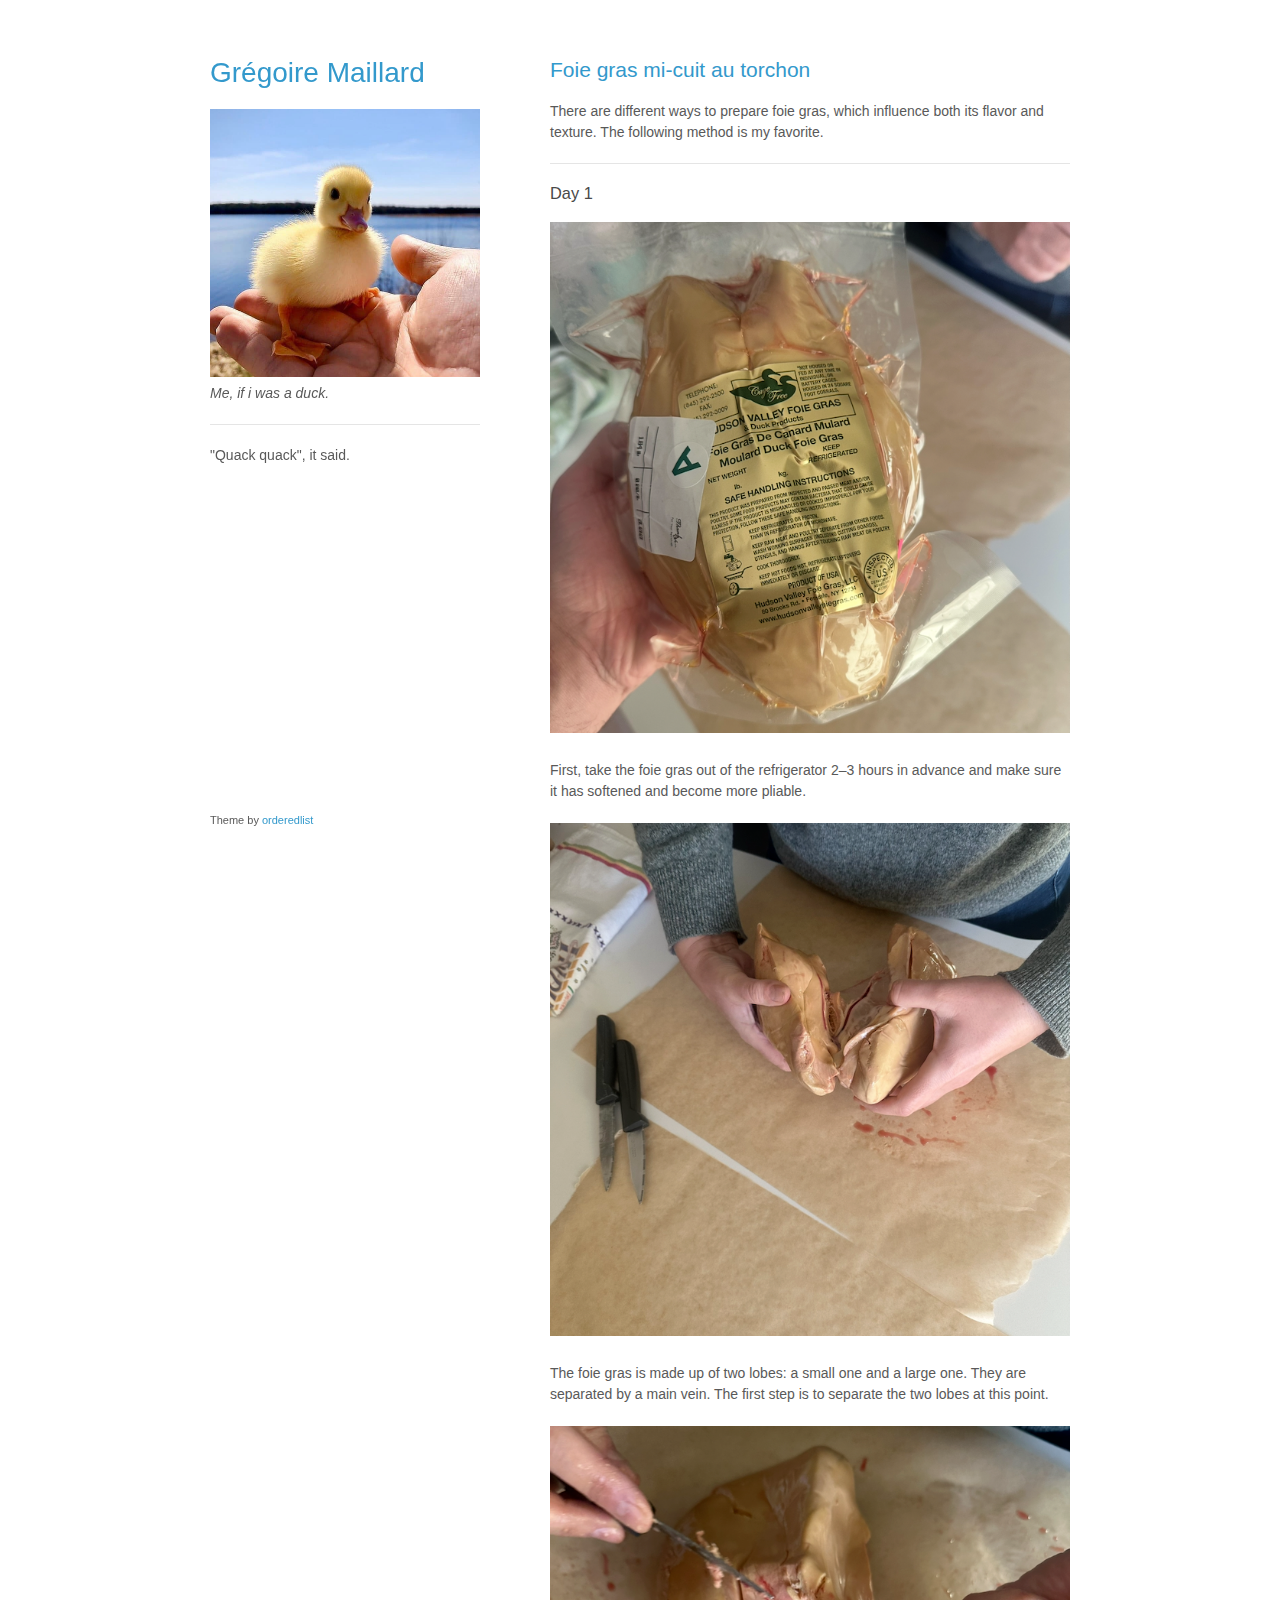
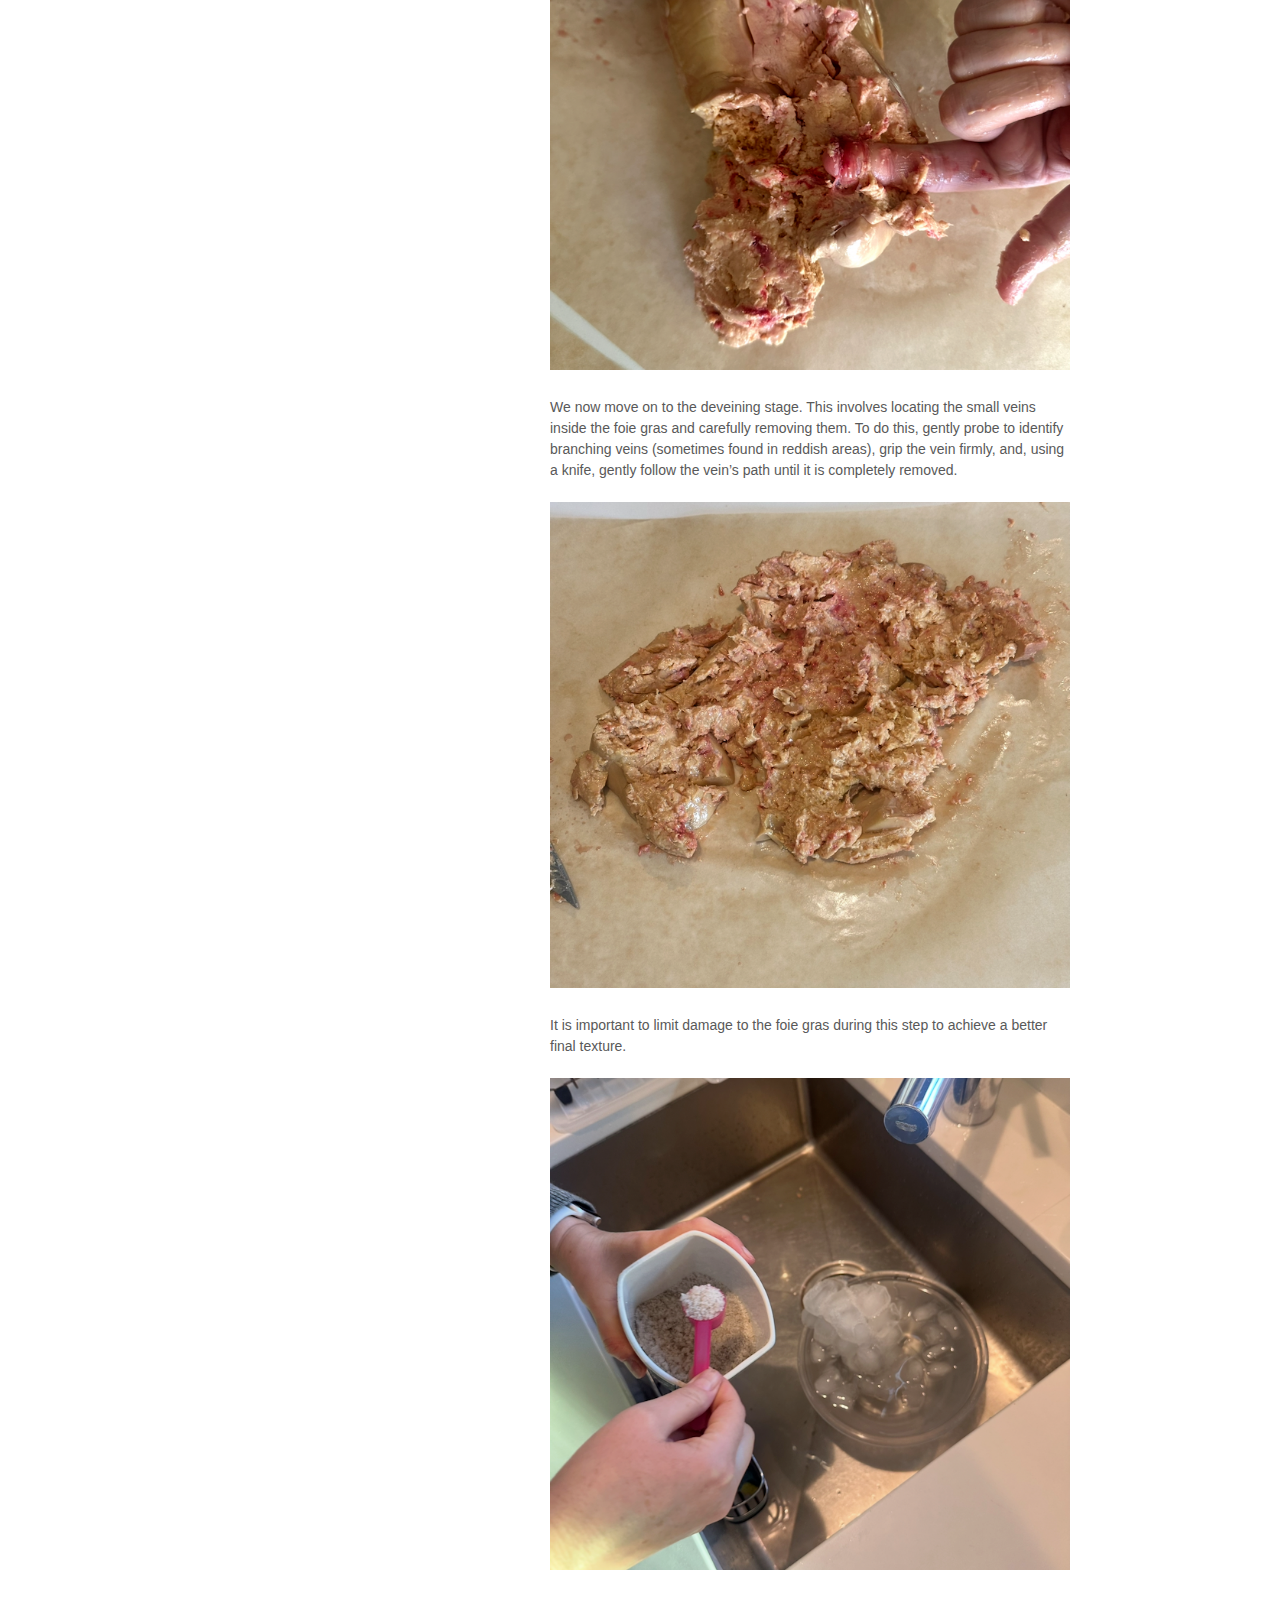
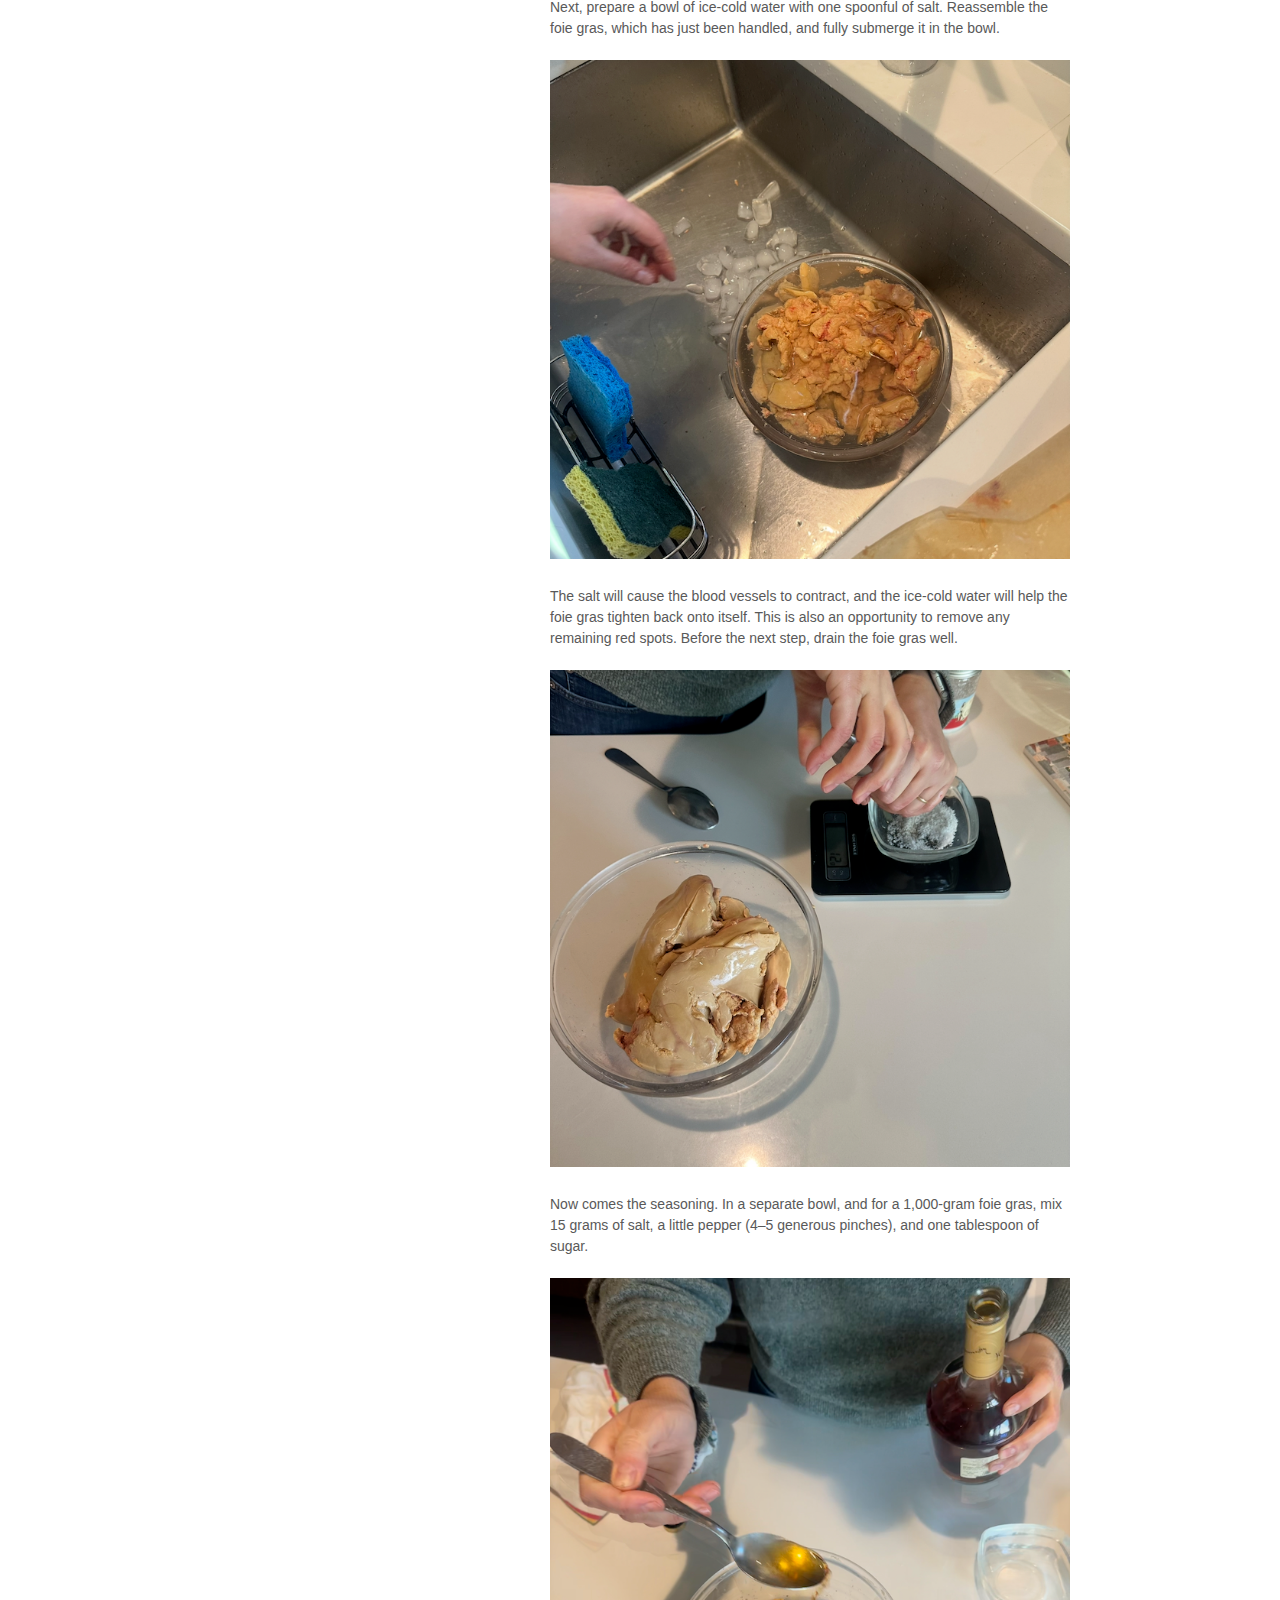
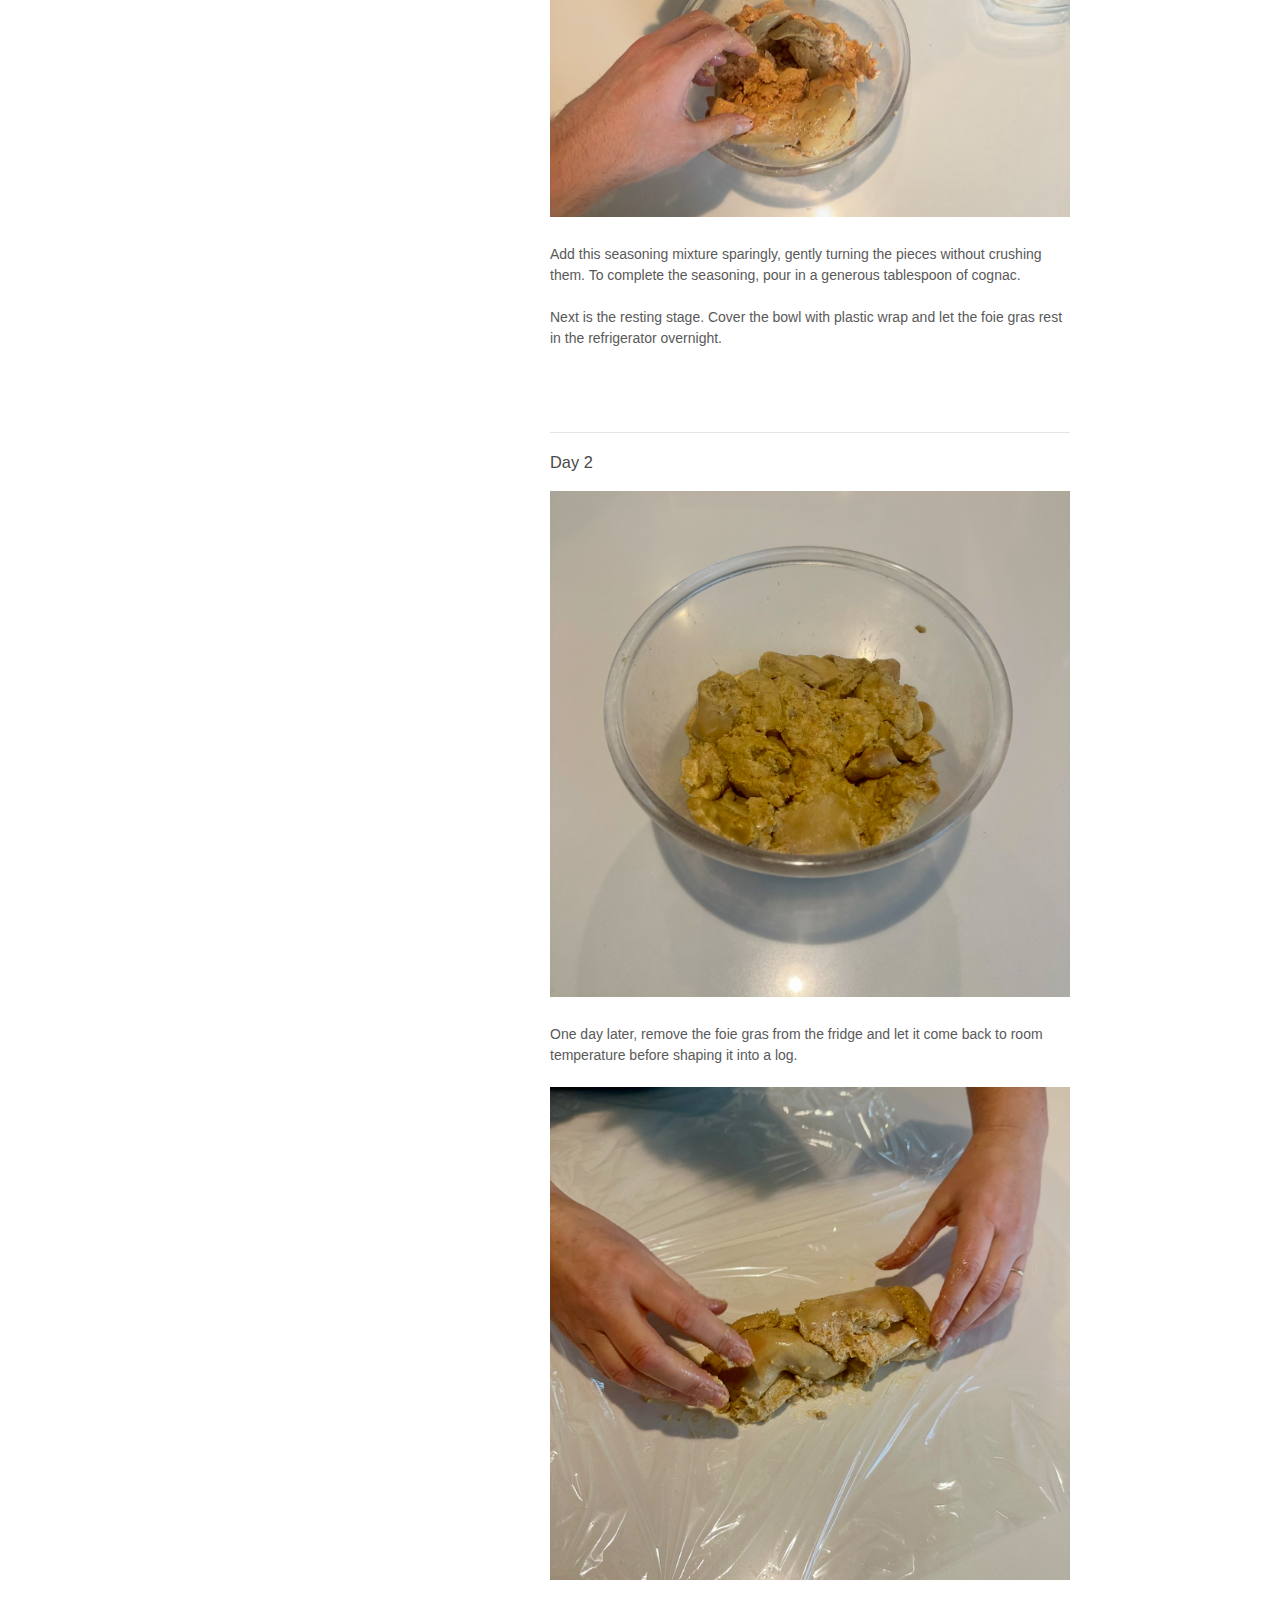
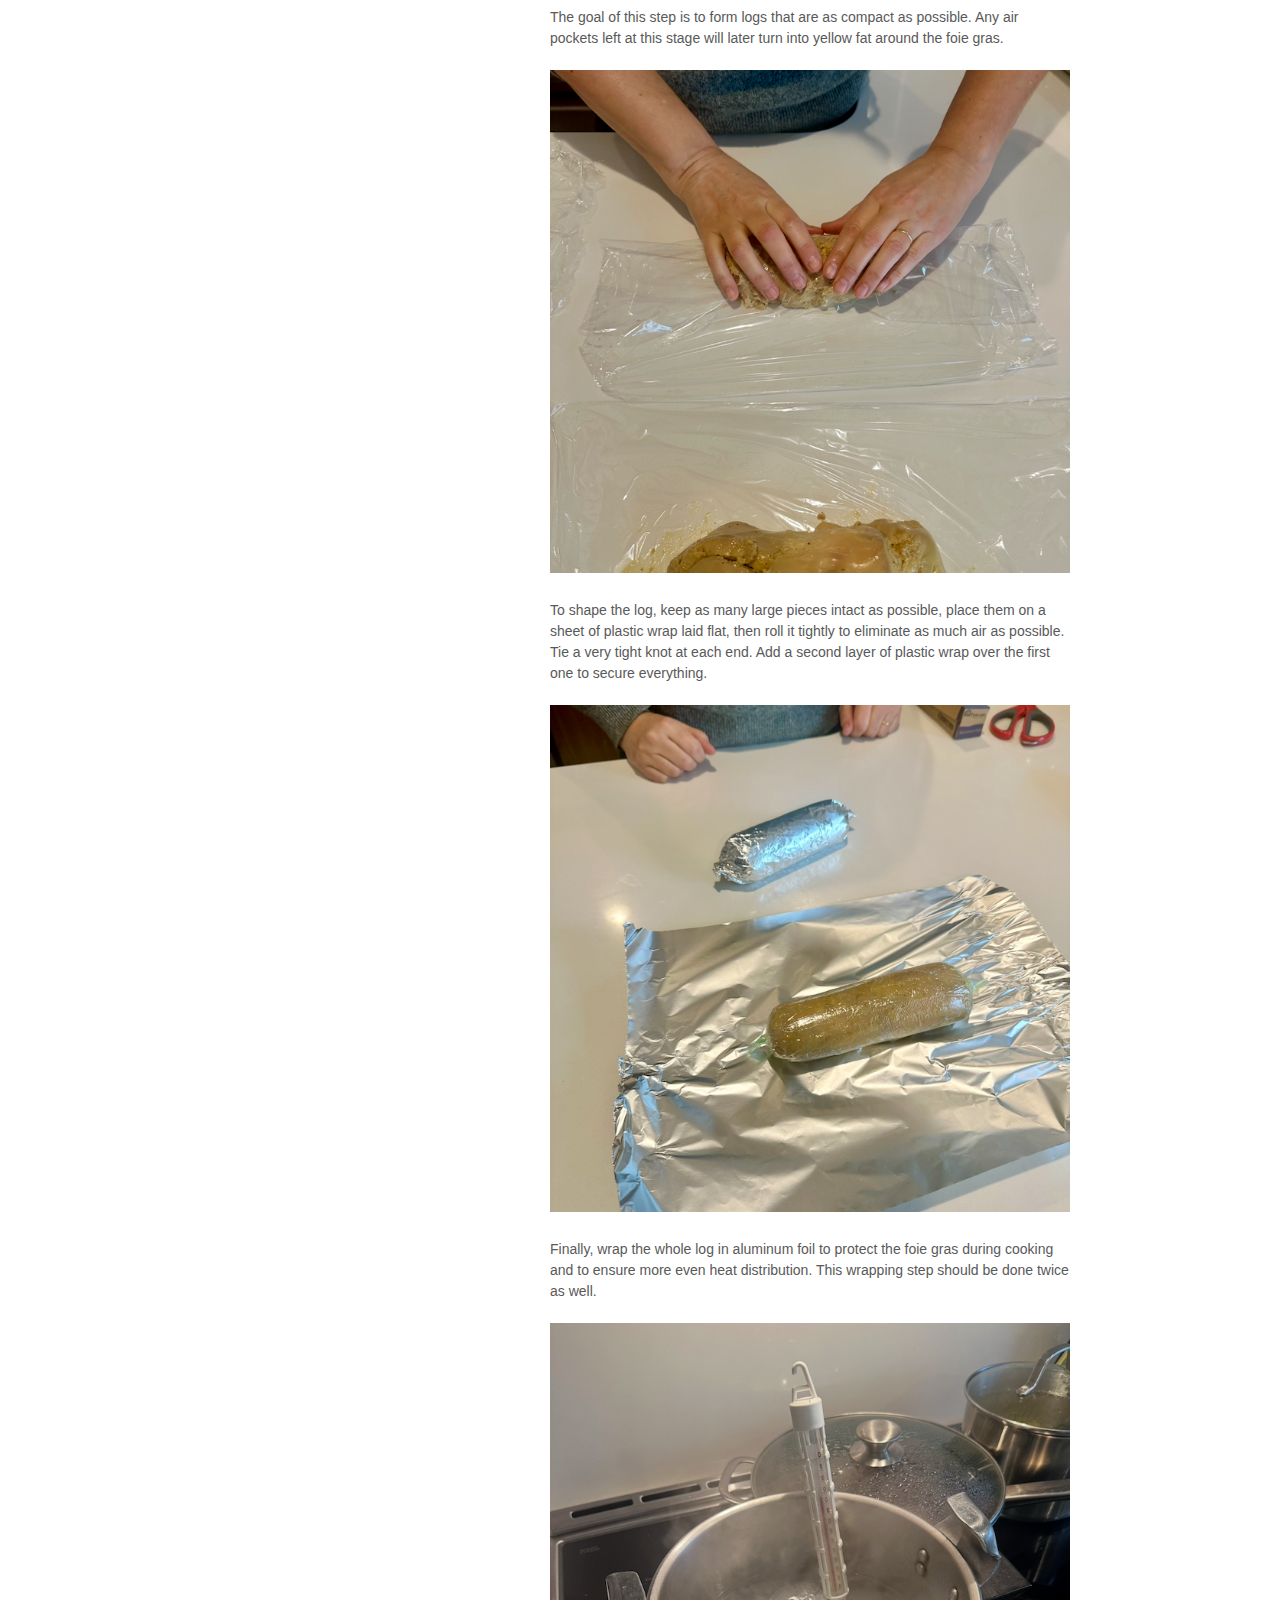
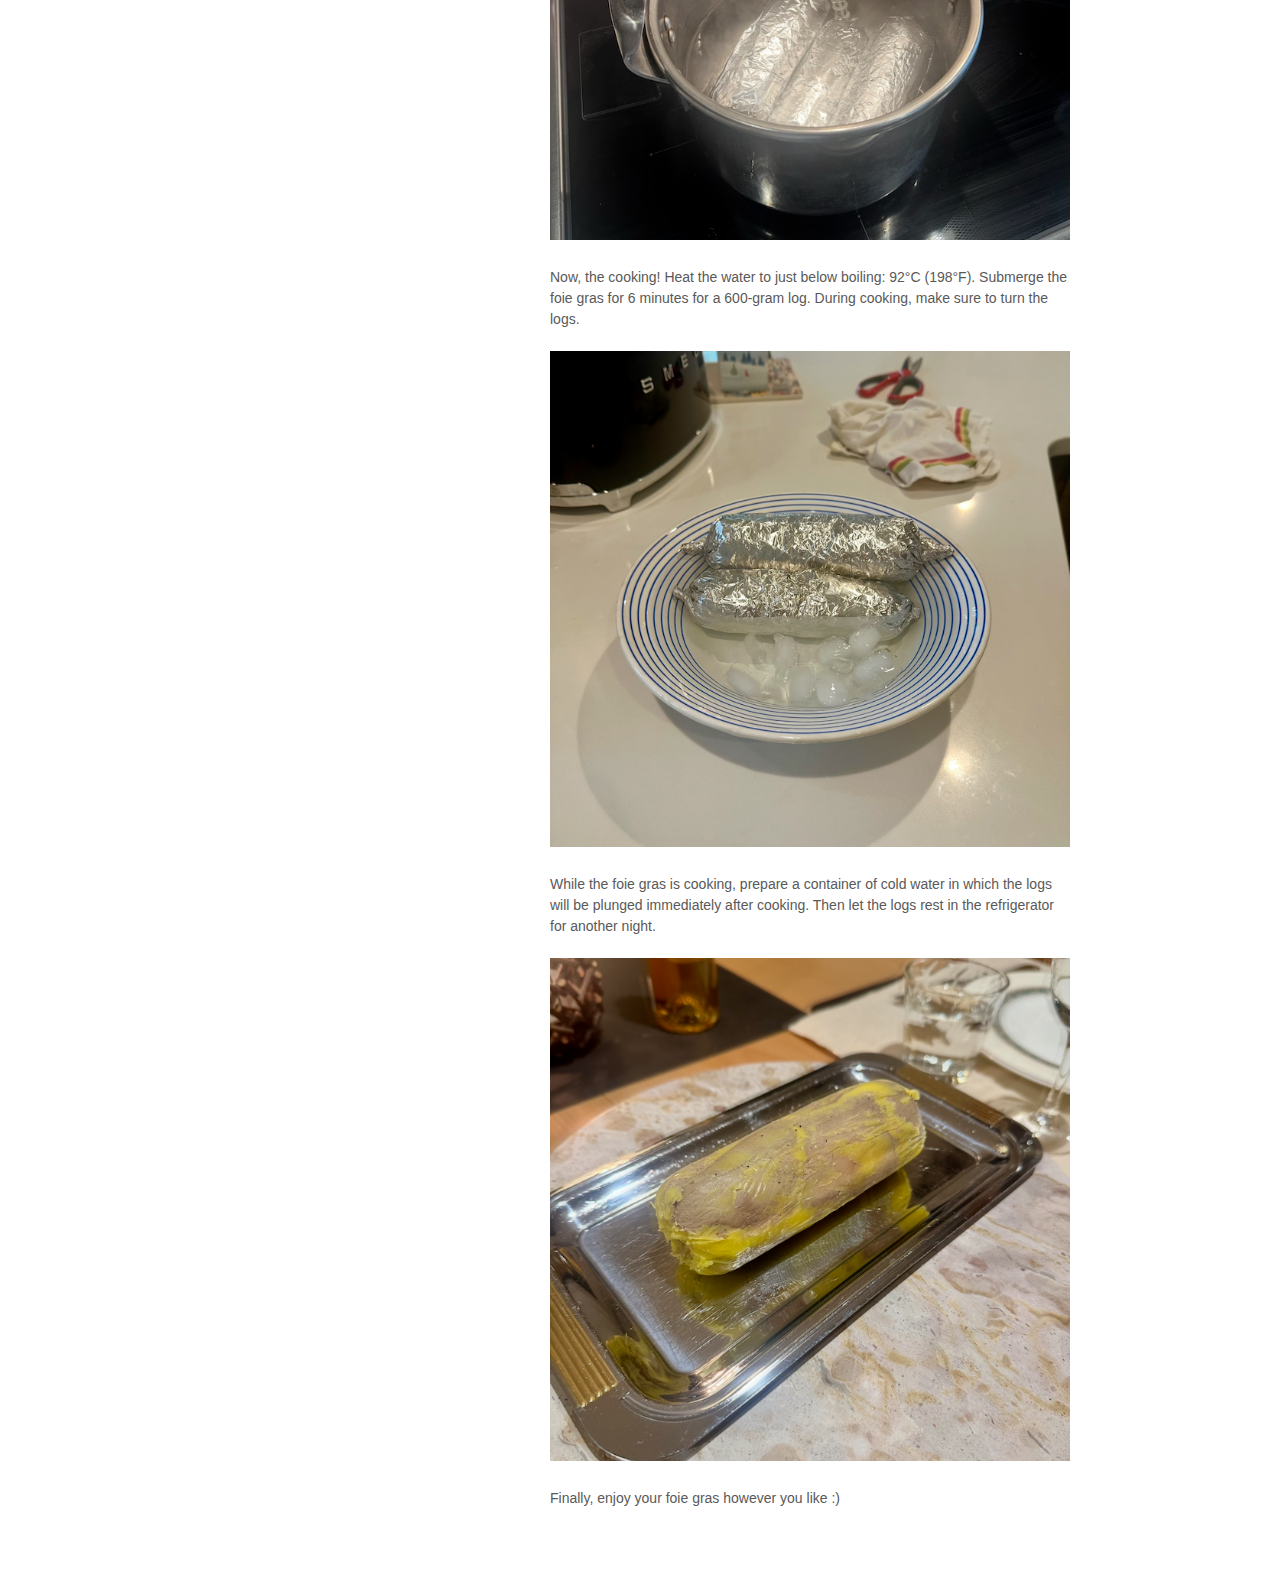
<file: cooking-foie_gras-en.html>
<!doctype html>
<html>
  <head>
<!-- Google tag (gtag.js) -->
<script async src="https://www.googletagmanager.com/gtag/js?id=G-HT8J8ZFYTB"></script>
<script>
  window.dataLayer = window.dataLayer || [];
  function gtag(){dataLayer.push(arguments);}
  gtag('js', new Date());

  gtag('config', 'G-HT8J8ZFYTB');
</script>
    <meta charset="utf-8">
    <meta http-equiv="X-UA-Compatible" content="chrome=1">
    <title>Expend my literary world</title>

    <link rel="stylesheet" href="stylesheets/styles.css">
    <link rel="stylesheet" href="stylesheets/pygment_trac.css">
    <meta name="viewport" content="width=device-width">
    <!--[if lt IE 9]>
    <script src="//html5shiv.googlecode.com/svn/trunk/html5.js"></script>
    <![endif]-->

  </head>
  <body>

    <div class="wrapper">
      <header>
        <h1> <a href=https://gregoiremaillard.com> Grégoire Maillard </a> </h1>
		<img src="/assets/img/cooking-foie-gras_main.png" alt="Logo duck" />
        

        <p><i>Me, if i was a duck.</i> <br><hr/> "Quack quack", it said. </p>  

        <p></p>
      </header>
      <section>

       <h2> <a href=https://en.wikipedia.org/wiki/Foie_gras>Foie gras mi-cuit au torchon</a></h2>  
        There are different ways to prepare foie gras, which influence both its flavor and texture. The following method is my favorite.
       
    
        <p><hr/> </p>
        <h3>Day 1</h3> 
    
        <p>
          <img src="/assets/img/foiegras1.png" />
<br />    <br /> 
First, take the foie gras out of the refrigerator 2–3 hours in advance and make sure it has softened and become more pliable.
<br />    <br /> 
<img src="/assets/img/foiegras2.png" />
<br />    <br /> 
The foie gras is made up of two lobes: a small one and a large one. They are separated by a main vein. The first step is to separate the two lobes at this point.
<br />    <br /> 
<img src="/assets/img/foiegras3.png" />
<br />    <br /> 
We now move on to the deveining stage. This involves locating the small veins inside the foie gras and carefully removing them. To do this, gently probe to identify branching veins (sometimes found in reddish areas), grip the vein firmly, and, using a knife, gently follow the vein’s path until it is completely removed.
<br />    <br /> 
<img src="/assets/img/foiegras4.png" />
<br />    <br /> 
It is important to limit damage to the foie gras during this step to achieve a better final texture.
<br />    <br /> 
<img src="/assets/img/foiegras5.png" />
<br />    <br /> 
Next, prepare a bowl of ice-cold water with one spoonful of salt. Reassemble the foie gras, which has just been handled, and fully submerge it in the bowl. 
<br />    <br /> 
<img src="/assets/img/foiegras6.png" />
<br />    <br /> 
The salt will cause the blood vessels to contract, and the ice-cold water will help the foie gras tighten back onto itself. This is also an opportunity to remove any remaining red spots. Before the next step, drain the foie gras well.
<br />    <br /> 
<img src="/assets/img/foiegras7.png" />
<br />    <br /> 
Now comes the seasoning. In a separate bowl, and for a 1,000-gram foie gras, mix 15 grams of salt, a little pepper (4–5 generous pinches), and one tablespoon of sugar.
<br />    <br /> 
<img src="/assets/img/foiegras8.png" />
<br />    <br /> 
Add this seasoning mixture sparingly, gently turning the pieces without crushing them. To complete the seasoning, pour in a generous tablespoon of cognac.
<br />    <br /> 
Next is the resting stage. Cover the bowl with plastic wrap and let the foie gras rest in the refrigerator overnight.
<br />    <br /> 
<br />    <br /> 

       <p><hr/> </p>
        <h3>Day 2</h3> 
    
        <p>
          <img src="/assets/img/foiegras9.png" />
<br />    <br /> 
One day later, remove the foie gras from the fridge and let it come back to room temperature before shaping it into a log.
<br />    <br /> 
<img src="/assets/img/foiegras10.png" />
<br />    <br /> 
The goal of this step is to form logs that are as compact as possible. Any air pockets left at this stage will later turn into yellow fat around the foie gras.
<br />    <br /> 
<img src="/assets/img/foiegras11.png" />
<br />    <br /> 
To shape the log, keep as many large pieces intact as possible, place them on a sheet of plastic wrap laid flat, then roll it tightly to eliminate as much air as possible. Tie a very tight knot at each end. Add a second layer of plastic wrap over the first one to secure everything.
<br />    <br /> 
<img src="/assets/img/foiegras12.png" />
<br />    <br /> 
Finally, wrap the whole log in aluminum foil to protect the foie gras during cooking and to ensure more even heat distribution. This wrapping step should be done twice as well.
<br />    <br /> 
<img src="/assets/img/foiegras13.png" />
<br />    <br /> 
Now, the cooking! Heat the water to just below boiling: 92°C (198°F). Submerge the foie gras for 6 minutes for a 600-gram log. During cooking, make sure to turn the logs.
<br />    <br /> 
<img src="/assets/img/foiegras14.png" />
<br />    <br /> 
While the foie gras is cooking, prepare a container of cold water in which the logs will be plunged immediately after cooking. Then let the logs rest in the refrigerator for another night.
<br />    <br /> 
<img src="/assets/img/foiegras15.png" />
<br />    <br /> 
Finally, enjoy your foie gras however you like :)

      </section>
      <footer>
        <p><small>Theme by <a href="https://github.com/orderedlist">orderedlist</a></small></p>
      </footer>
    </div>
    <script src="javascripts/scale.fix.js"></script>
  </body>
</html>
</file>
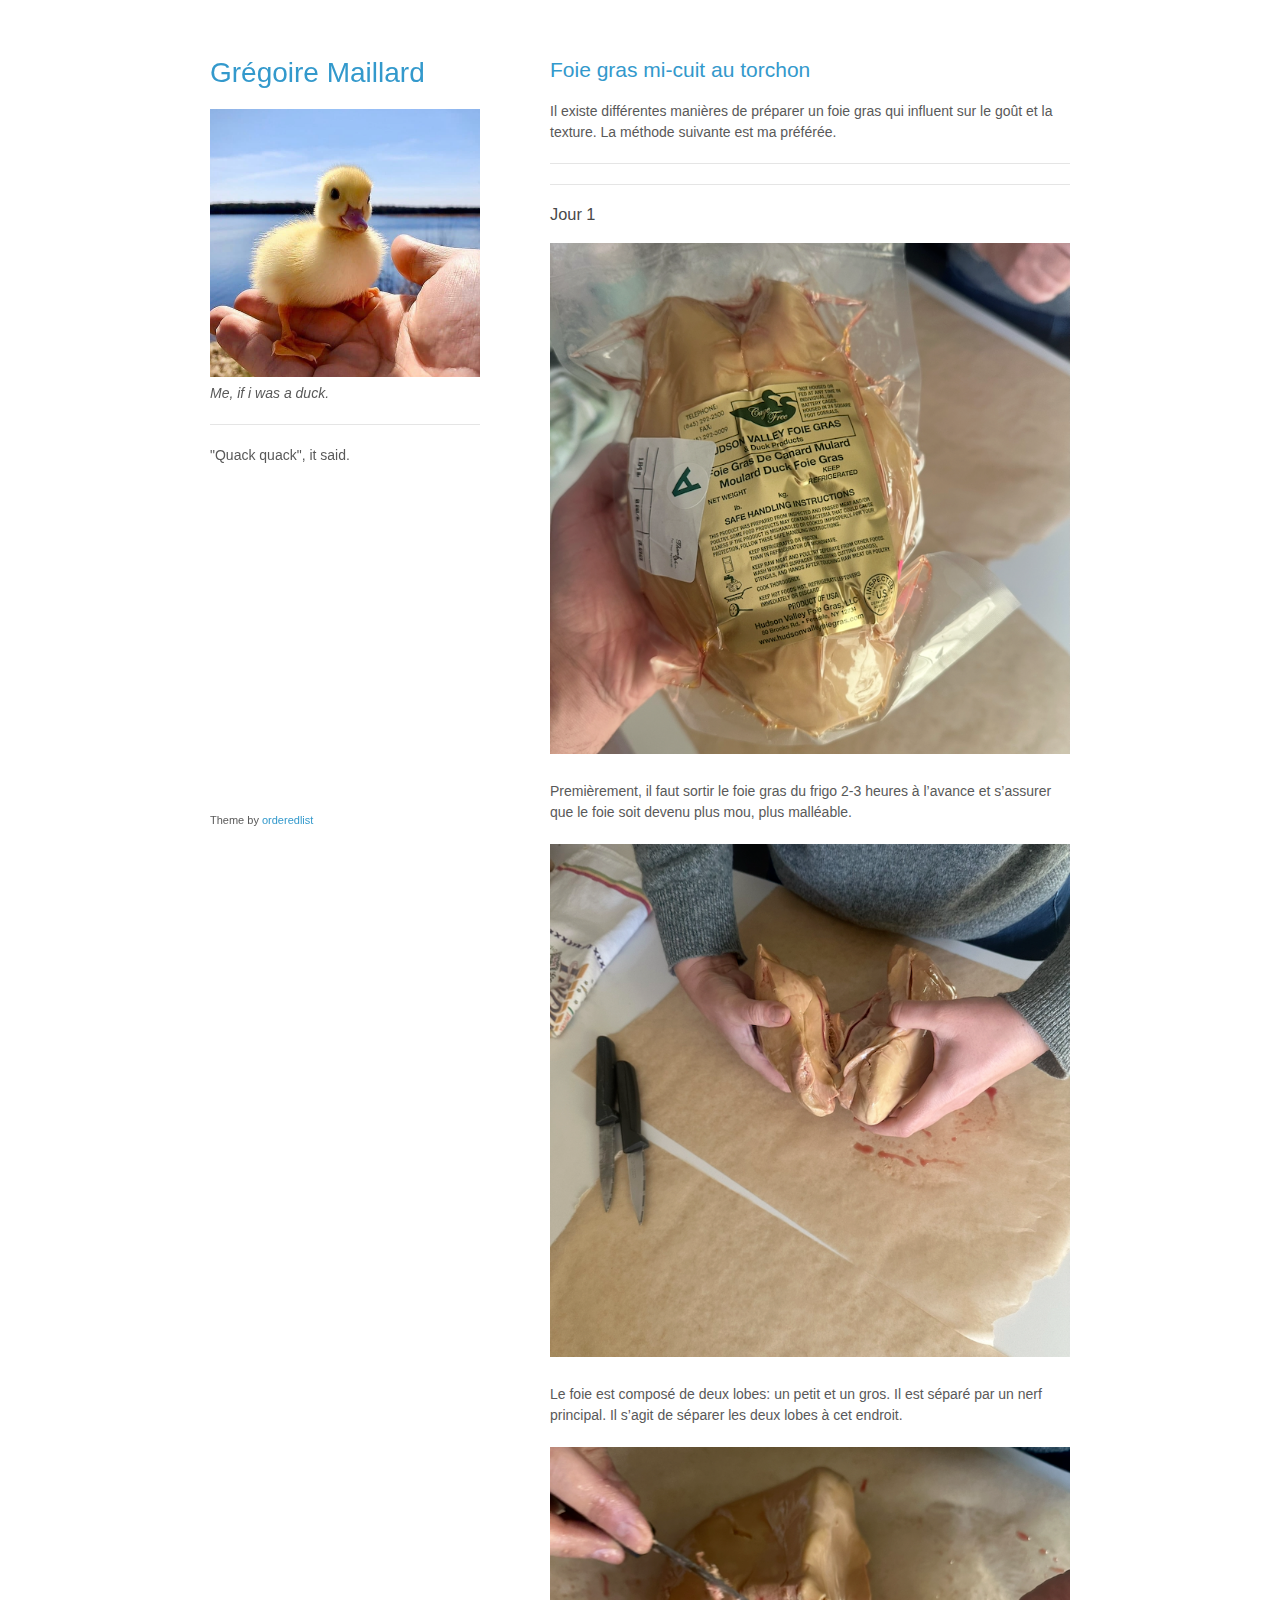
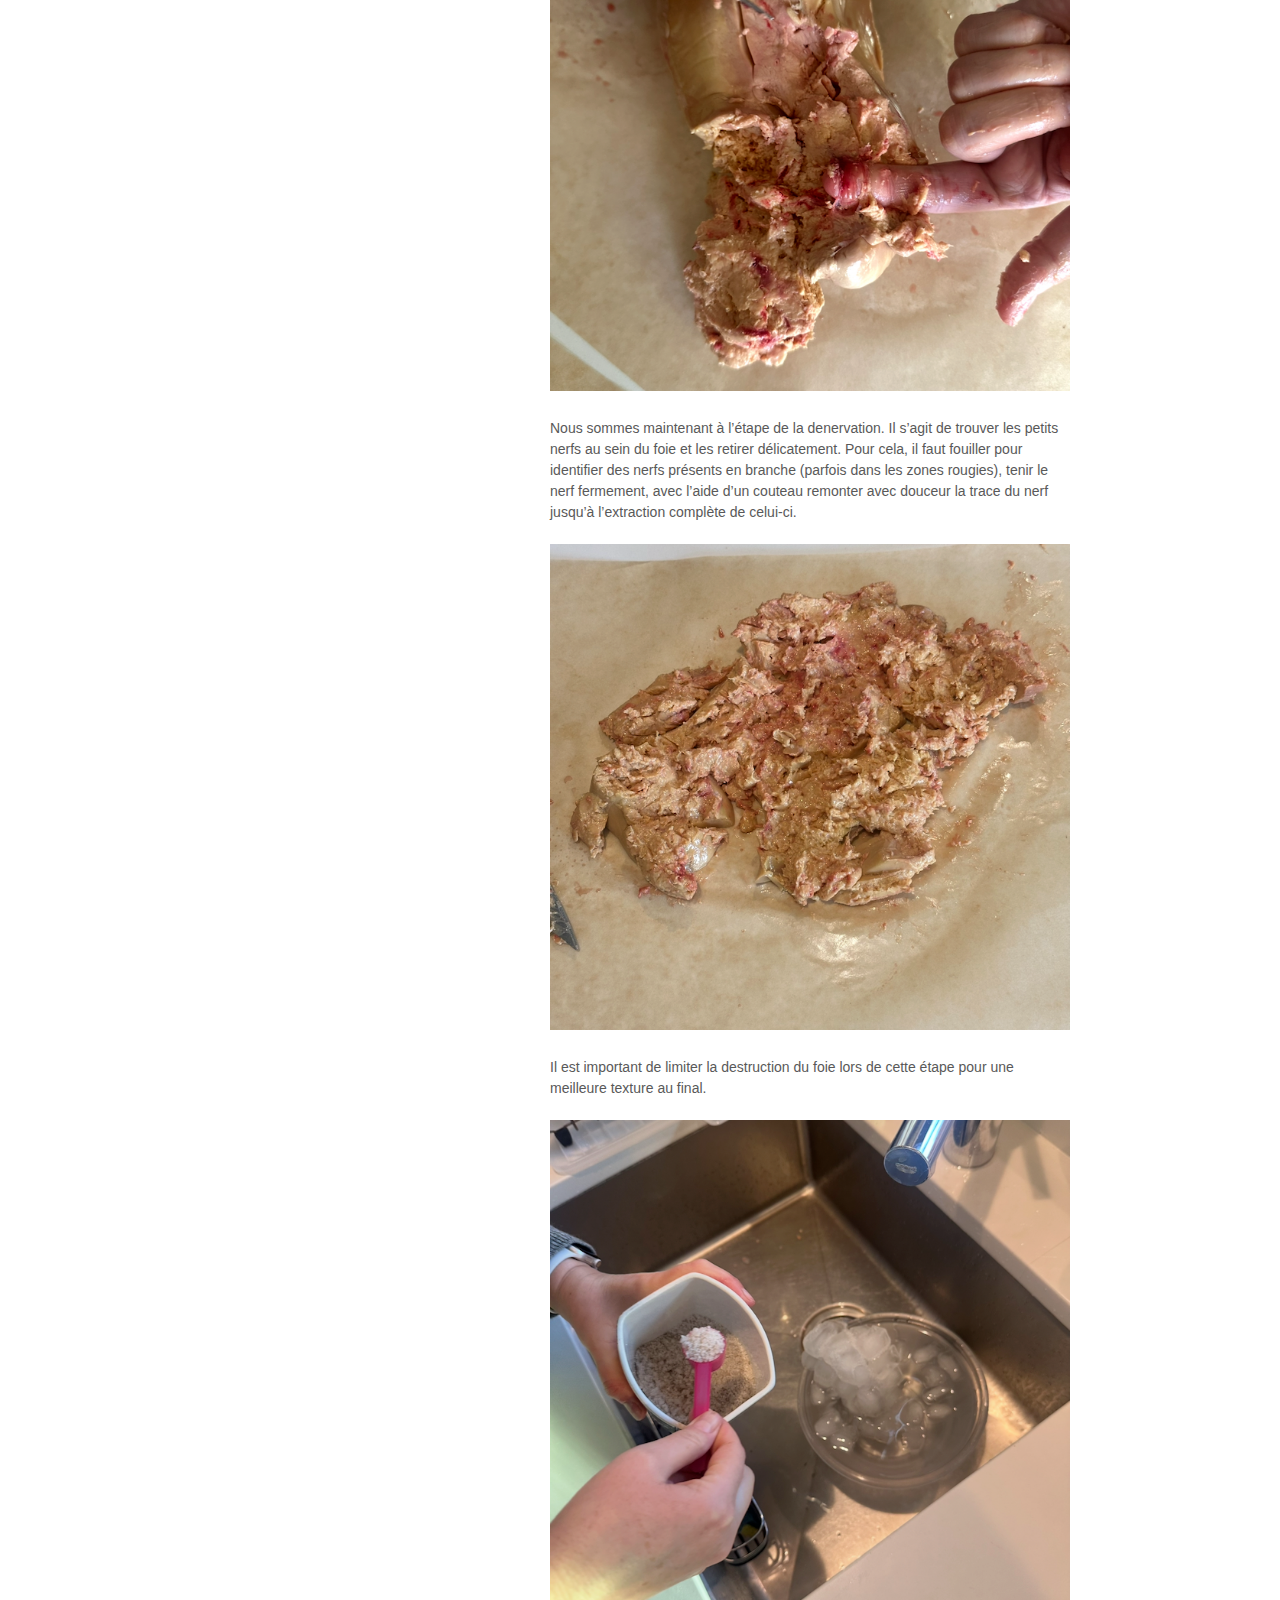
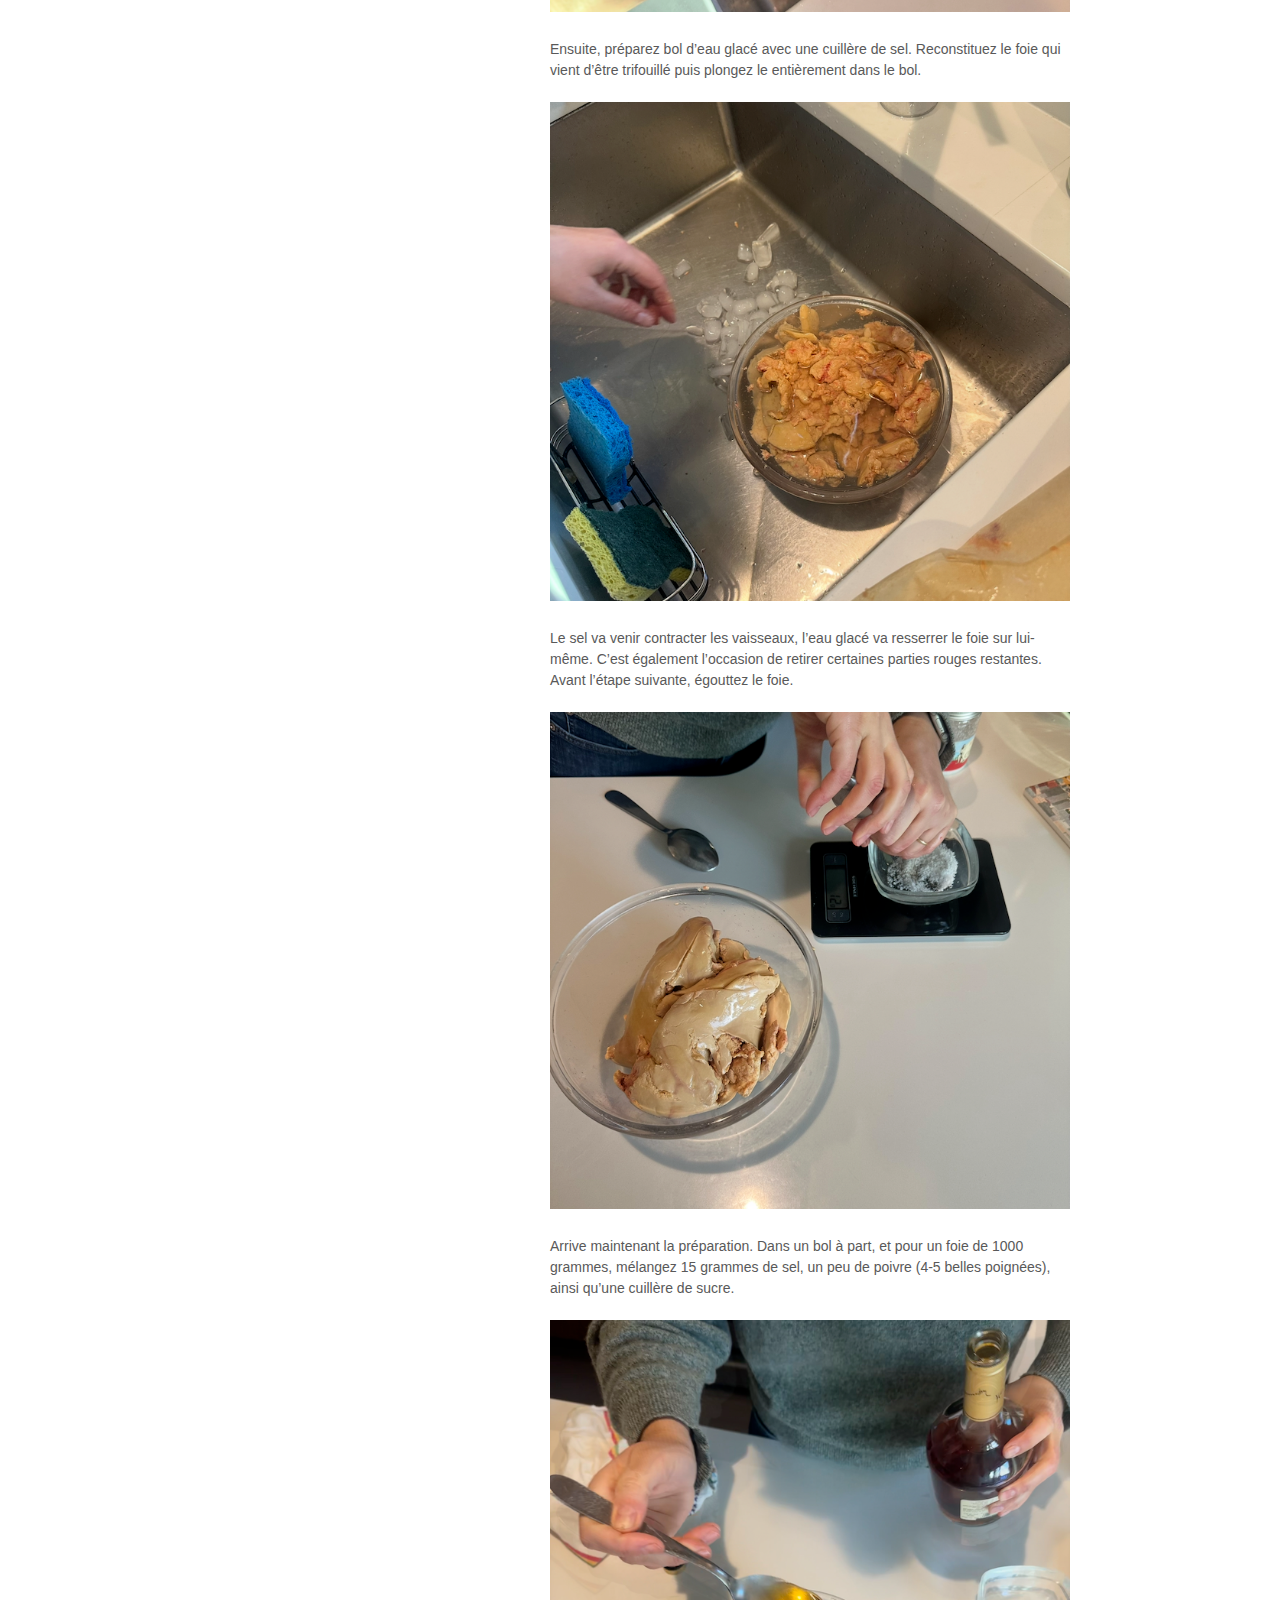
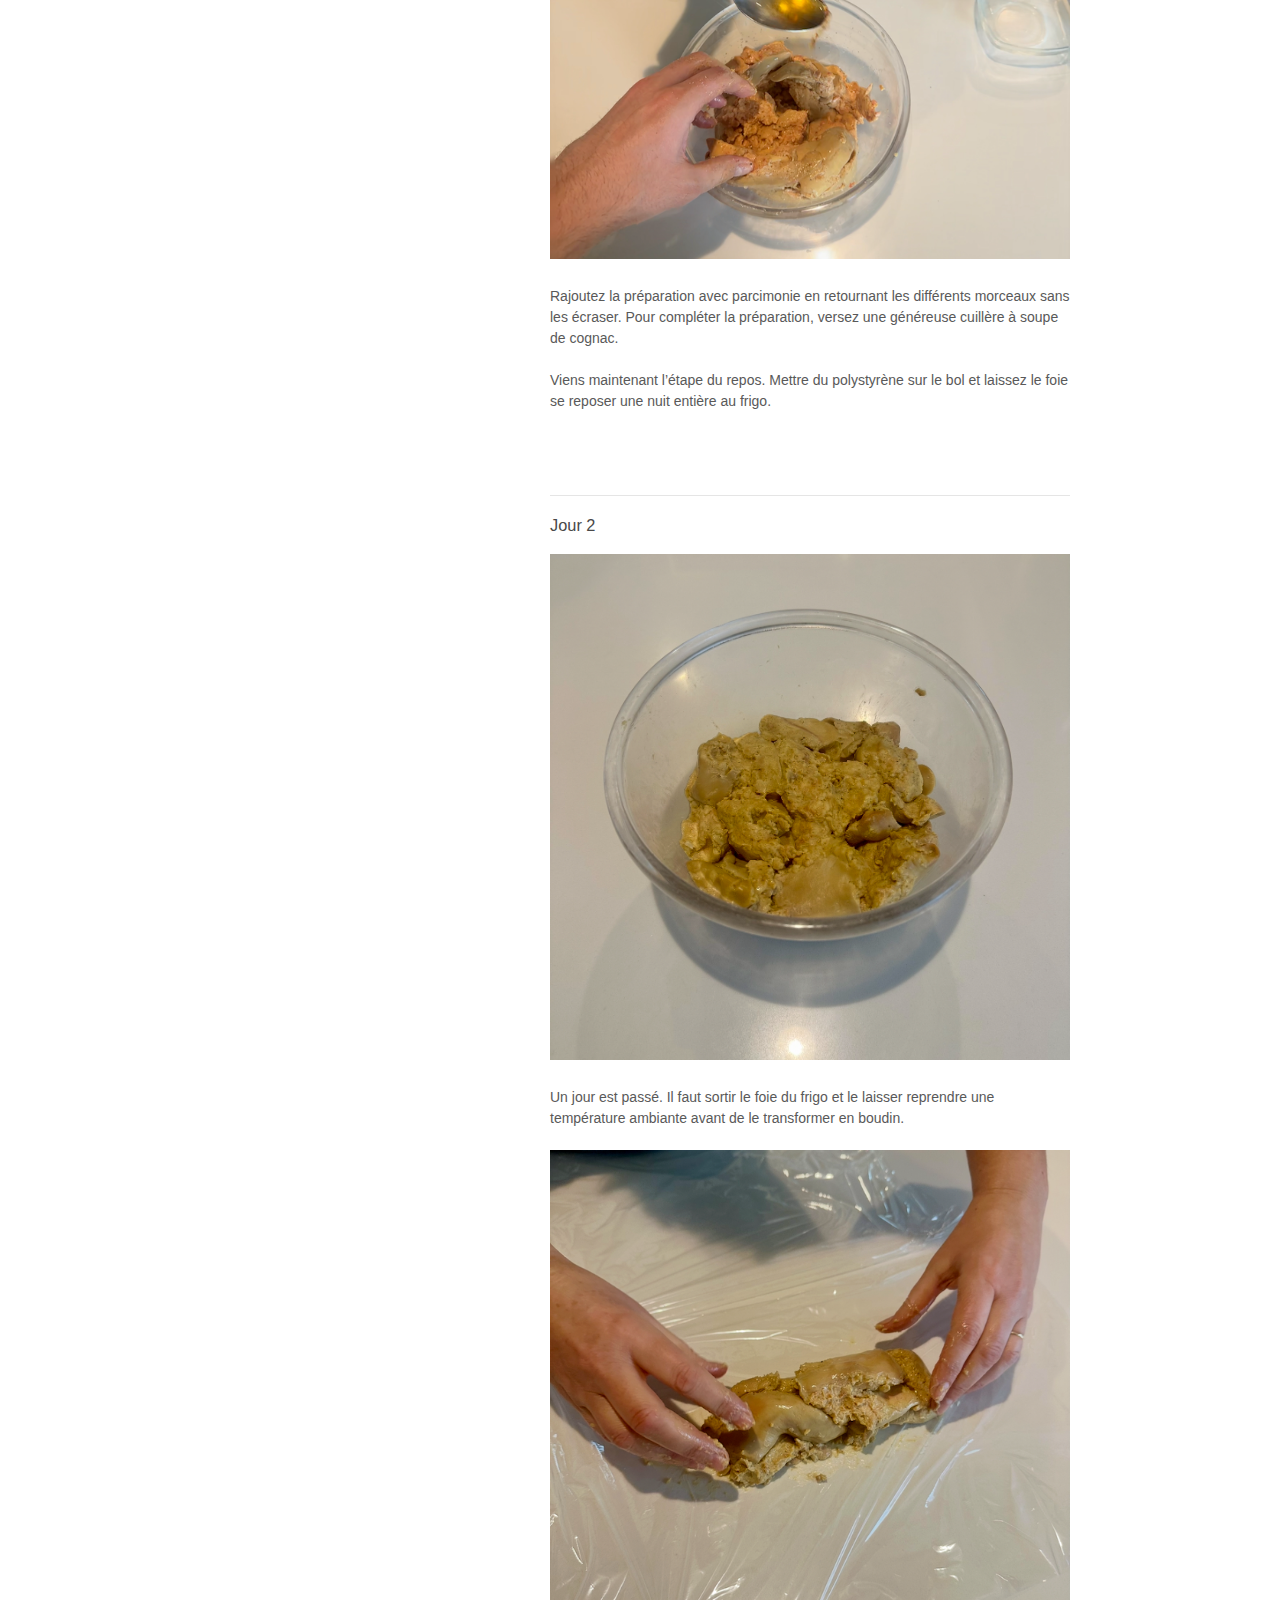
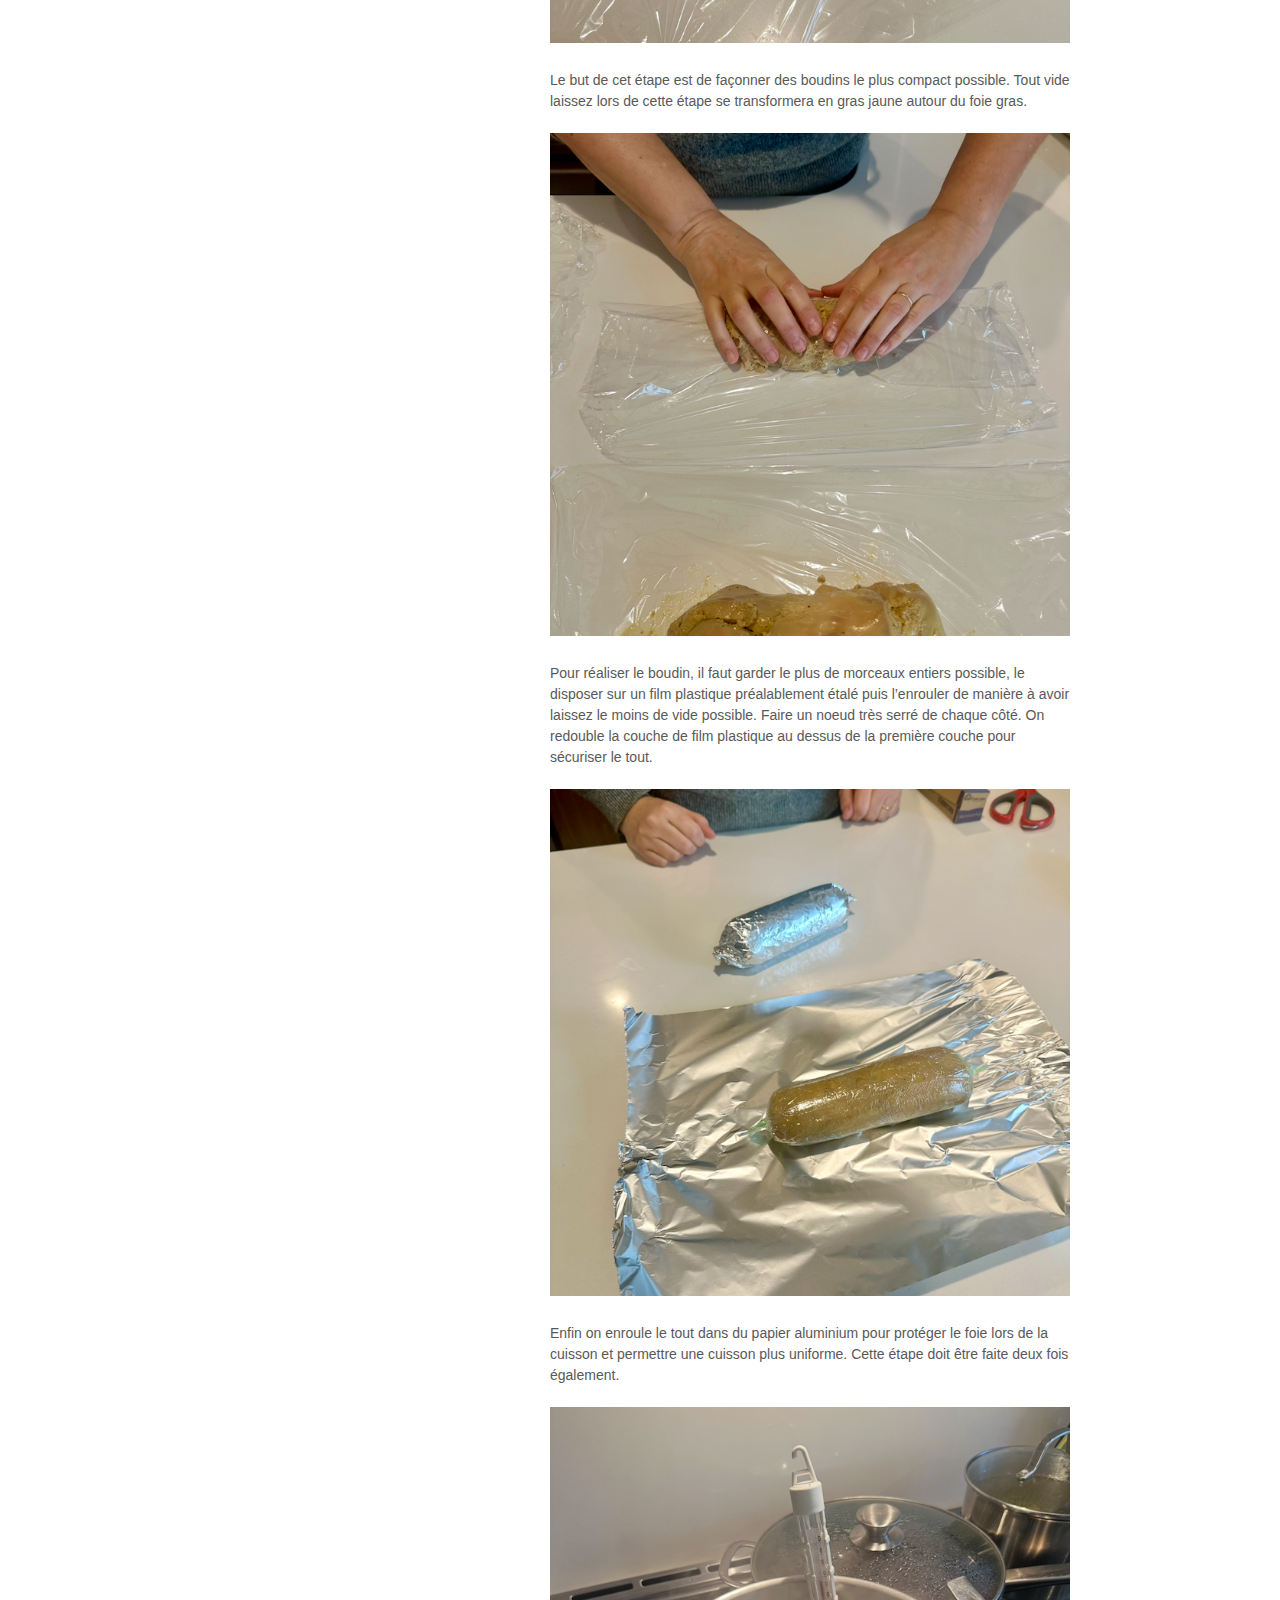
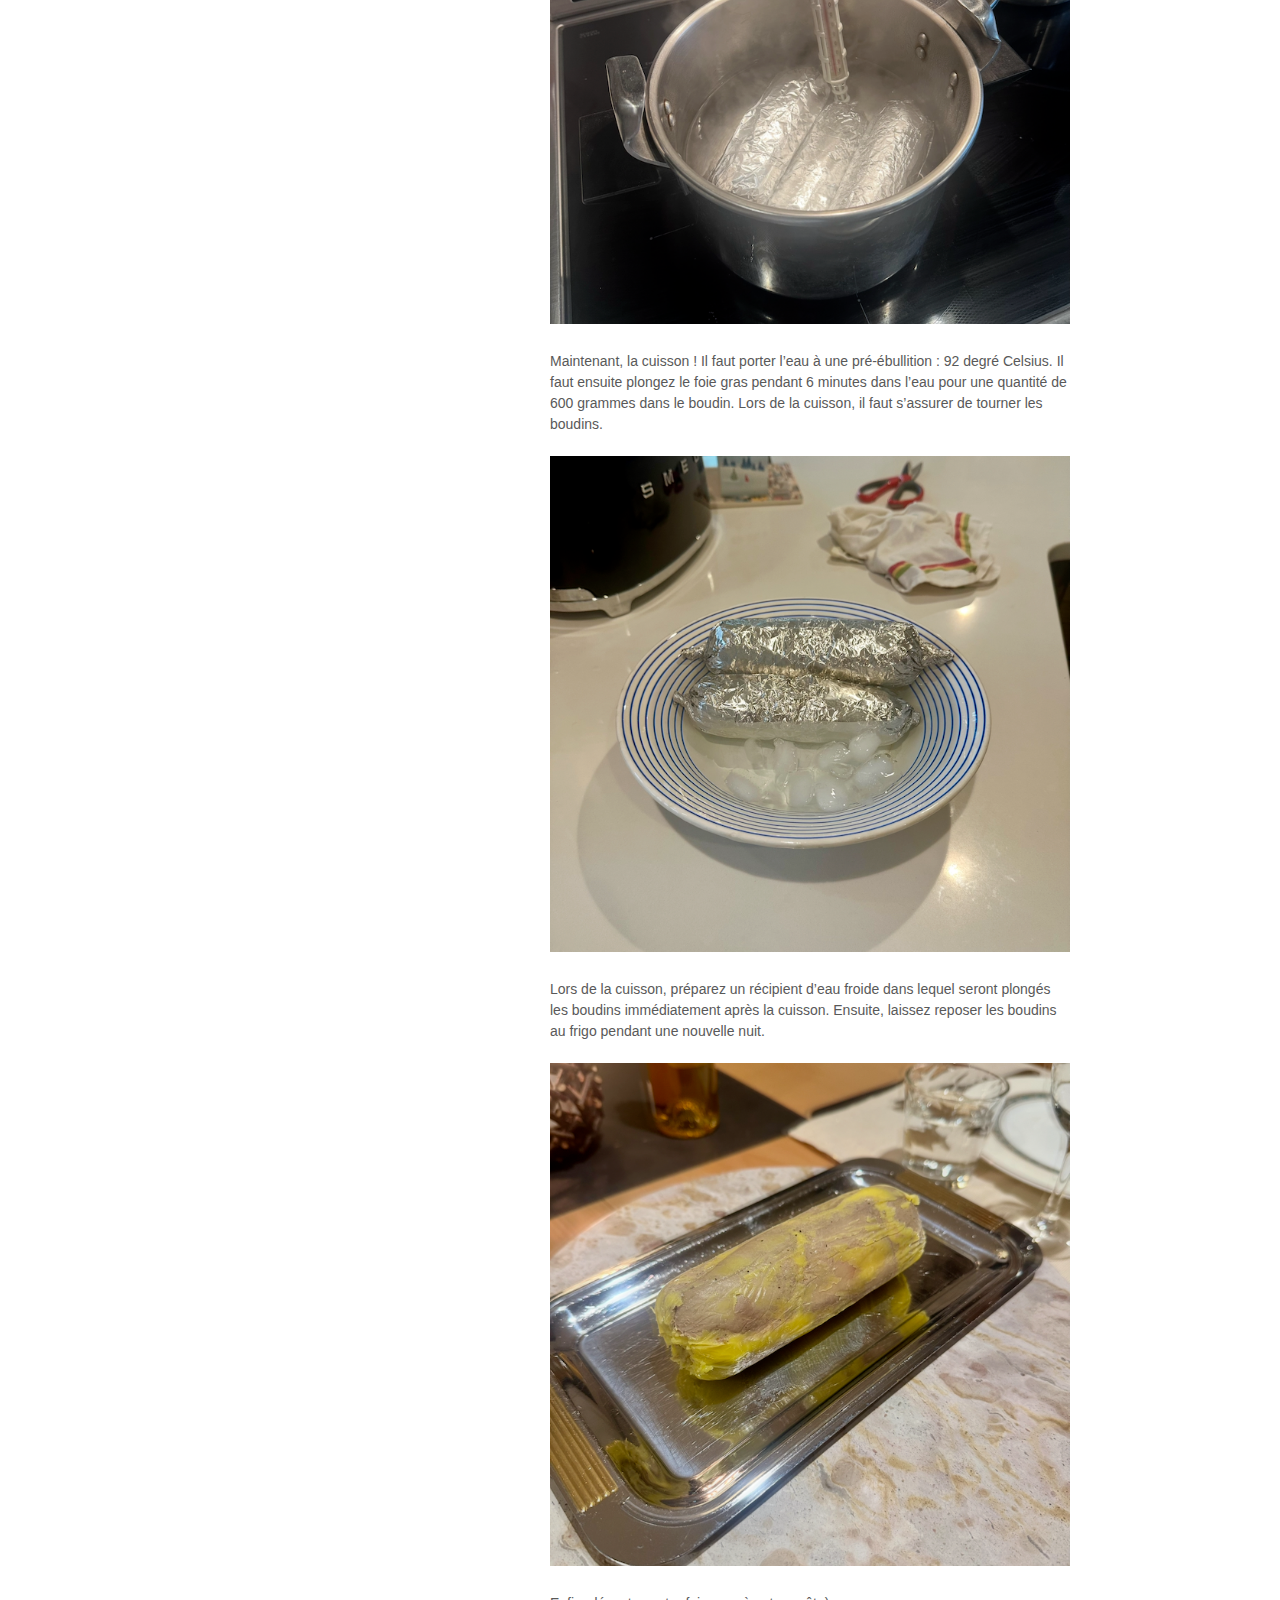
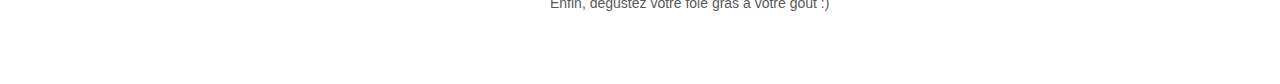
<file: cooking-foie_gras.html>
<!doctype html>
<html>
  <head>
<!-- Google tag (gtag.js) -->
<script async src="https://www.googletagmanager.com/gtag/js?id=G-HT8J8ZFYTB"></script>
<script>
  window.dataLayer = window.dataLayer || [];
  function gtag(){dataLayer.push(arguments);}
  gtag('js', new Date());

  gtag('config', 'G-HT8J8ZFYTB');
</script>
    <meta charset="utf-8">
    <meta http-equiv="X-UA-Compatible" content="chrome=1">
    <title>Expend my literary world</title>

    <link rel="stylesheet" href="stylesheets/styles.css">
    <link rel="stylesheet" href="stylesheets/pygment_trac.css">
    <meta name="viewport" content="width=device-width">
    <!--[if lt IE 9]>
    <script src="//html5shiv.googlecode.com/svn/trunk/html5.js"></script>
    <![endif]-->

  </head>
  <body>

    <div class="wrapper">
      <header>
        <h1> <a href=https://gregoiremaillard.com> Grégoire Maillard </a> </h1>
		<img src="/assets/img/cooking-foie-gras_main.png" alt="Logo duck" />
        

        <p><i>Me, if i was a duck.</i> <br><hr/> "Quack quack", it said. </p>  

        <p></p>
      </header>
      <section>

       <h2> <a href=https://en.wikipedia.org/wiki/Foie_gras>Foie gras mi-cuit au torchon</a></h2>  
        Il existe différentes manières de préparer un foie gras qui influent sur le goût et la texture. La méthode suivante est ma préférée.
        <p><hr/> </p>
    
        <p><hr/> </p>
        <h3>Jour 1</h3> 
    
        <p>
          <img src="/assets/img/foiegras1.png" />
<br />    <br /> 
Premièrement, il faut sortir le foie gras du frigo 2-3 heures à l’avance et s’assurer que le foie soit devenu plus mou, plus malléable.
<br />    <br /> 
<img src="/assets/img/foiegras2.png" />
<br />    <br /> 
Le foie est composé de deux lobes: un petit et un gros. Il est séparé par un nerf principal. Il s’agit de séparer les deux lobes à cet endroit.
<br />    <br /> 
<img src="/assets/img/foiegras3.png" />
<br />    <br /> 
Nous sommes maintenant à l’étape de la denervation. Il s’agit de trouver les petits nerfs au sein du foie et les retirer délicatement. Pour cela, il faut fouiller pour identifier des nerfs présents en branche (parfois dans les zones rougies), tenir le nerf fermement, avec l’aide d’un couteau remonter avec douceur la trace du nerf jusqu’à l’extraction complète de celui-ci.
<br />    <br /> 
<img src="/assets/img/foiegras4.png" />
<br />    <br /> 
Il est important de limiter la destruction du foie lors de cette étape pour une meilleure texture au final.
<br />    <br /> 
<img src="/assets/img/foiegras5.png" />
<br />    <br /> 
Ensuite, préparez bol d’eau glacé avec une cuillère de sel. Reconstituez le foie qui vient d’être trifouillé puis plongez le entièrement dans le bol. 
<br />    <br /> 
<img src="/assets/img/foiegras6.png" />
<br />    <br /> 
Le sel va venir contracter les vaisseaux, l’eau glacé va resserrer le foie sur lui-même. C’est également l’occasion de retirer certaines parties rouges restantes. Avant l’étape suivante, égouttez le foie.
<br />    <br /> 
<img src="/assets/img/foiegras7.png" />
<br />    <br /> 
Arrive maintenant la préparation. Dans un bol à part, et pour un foie de 1000 grammes, mélangez 15 grammes de sel, un peu de poivre (4-5 belles poignées), ainsi qu’une cuillère de sucre.
<br />    <br /> 
<img src="/assets/img/foiegras8.png" />
<br />    <br /> 
Rajoutez la préparation avec parcimonie en retournant les différents morceaux sans les écraser. Pour compléter la préparation, versez une généreuse cuillère à soupe de cognac.
<br />    <br /> 
Viens maintenant l’étape du repos. Mettre du polystyrène sur le bol et laissez le foie se reposer une nuit entière au frigo.
<br />    <br /> 
<br />    <br /> 

       <p><hr/> </p>
        <h3>Jour 2</h3> 
    
        <p>
          <img src="/assets/img/foiegras9.png" />
<br />    <br /> 
Un jour est passé. Il faut sortir le foie du frigo et le laisser reprendre une température ambiante avant de le transformer en boudin.
<br />    <br /> 
<img src="/assets/img/foiegras10.png" />
<br />    <br /> 
Le but de cet étape est de façonner des boudins le plus compact possible. Tout vide laissez lors de cette étape se transformera en gras jaune autour du foie gras.
<br />    <br /> 
<img src="/assets/img/foiegras11.png" />
<br />    <br /> 
Pour réaliser le boudin, il faut garder le plus de morceaux entiers possible, le disposer sur un film plastique préalablement étalé puis l’enrouler de manière à avoir laissez le moins de vide possible. Faire un noeud très serré de chaque côté. On redouble la couche de film plastique au dessus de la première couche pour sécuriser le tout.
<br />    <br /> 
<img src="/assets/img/foiegras12.png" />
<br />    <br /> 
Enfin on enroule le tout dans du papier aluminium pour protéger le foie lors de la cuisson et permettre une cuisson plus uniforme. Cette étape doit être faite deux fois également.
<br />    <br /> 
<img src="/assets/img/foiegras13.png" />
<br />    <br /> 
Maintenant, la cuisson ! Il faut porter l’eau à une pré-ébullition : 92 degré Celsius. Il faut ensuite plongez le foie gras pendant 6 minutes dans l’eau pour une quantité de 600 grammes dans le boudin. Lors de la cuisson, il faut s’assurer de tourner les boudins.
<br />    <br /> 
<img src="/assets/img/foiegras14.png" />
<br />    <br /> 
Lors de la cuisson, préparez un récipient d’eau froide dans lequel seront plongés les boudins immédiatement après la cuisson. Ensuite, laissez reposer les boudins au frigo pendant une nouvelle nuit.
<br />    <br /> 
<img src="/assets/img/foiegras15.png" />
<br />    <br /> 
Enfin, dégustez votre foie gras à votre goût :)







      </section>
      <footer>
        <p><small>Theme by <a href="https://github.com/orderedlist">orderedlist</a></small></p>
      </footer>
    </div>
    <script src="javascripts/scale.fix.js"></script>
  </body>
</html>
</file>
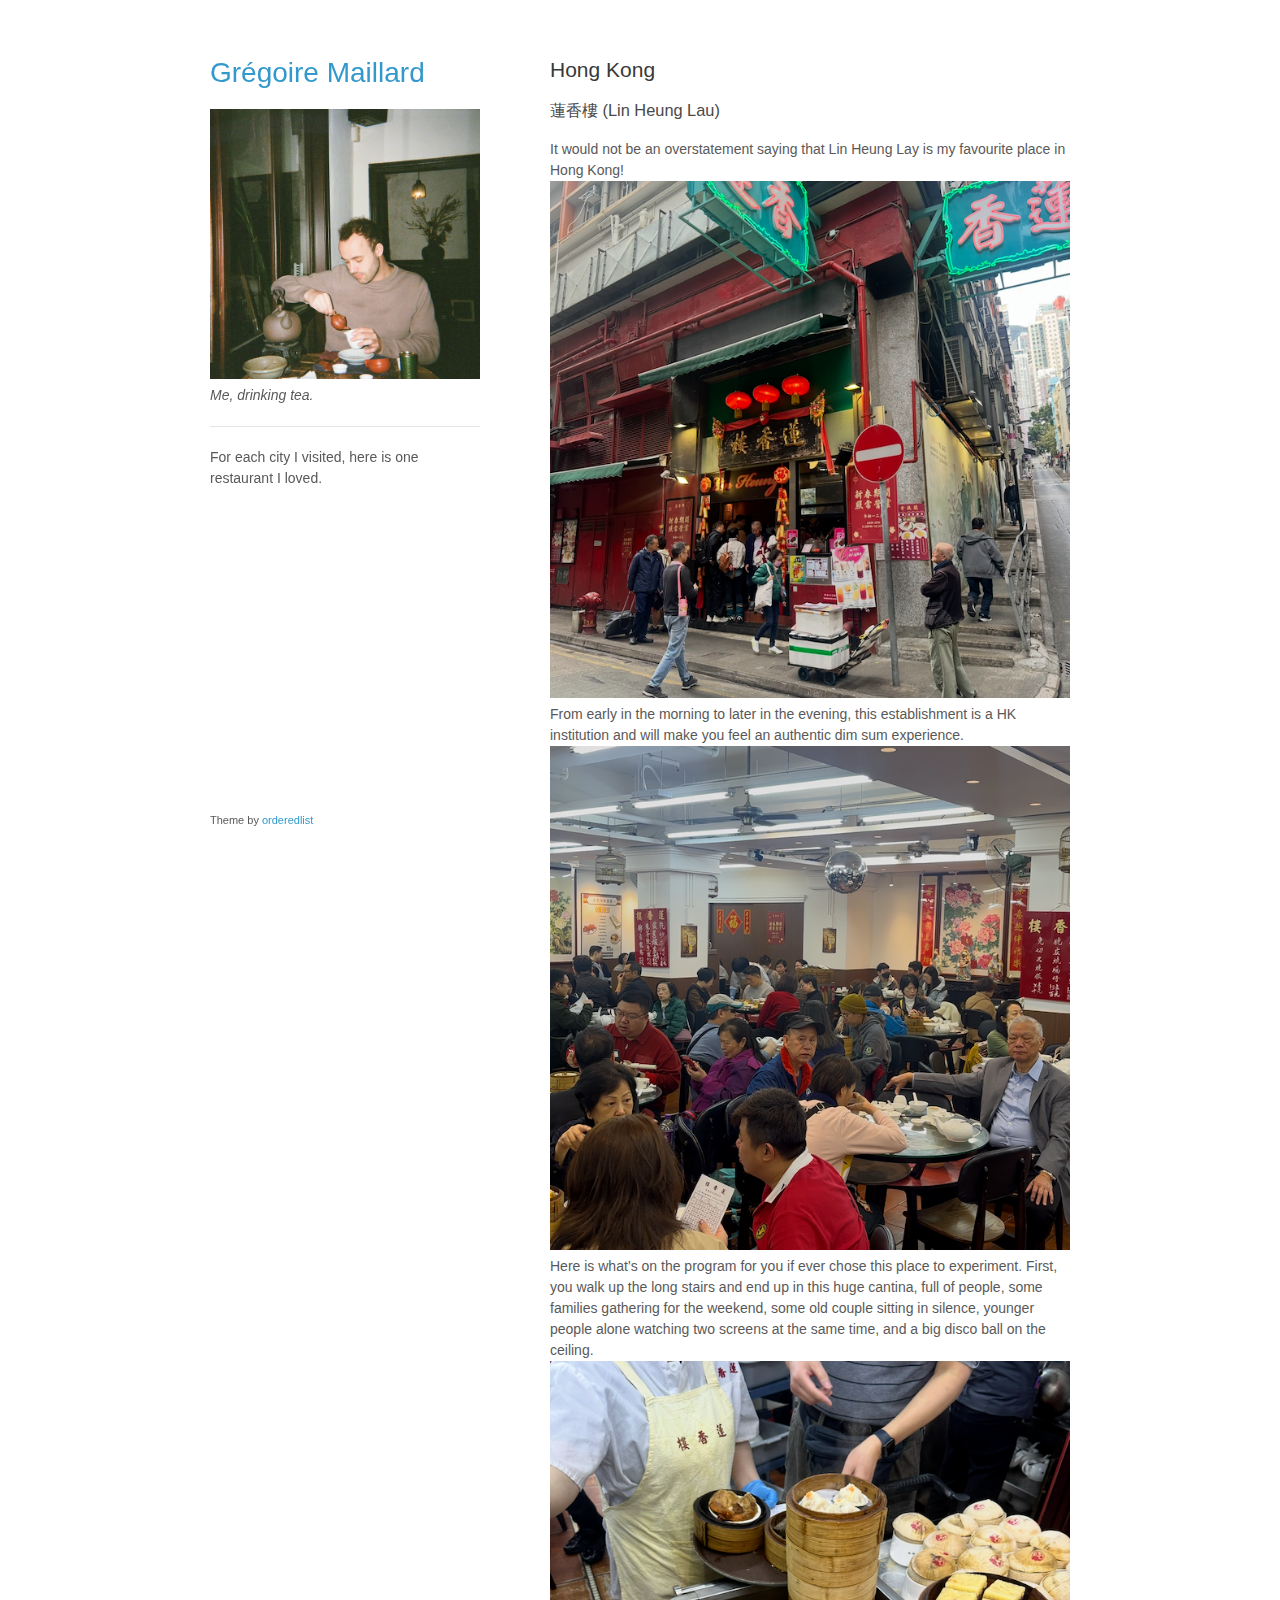
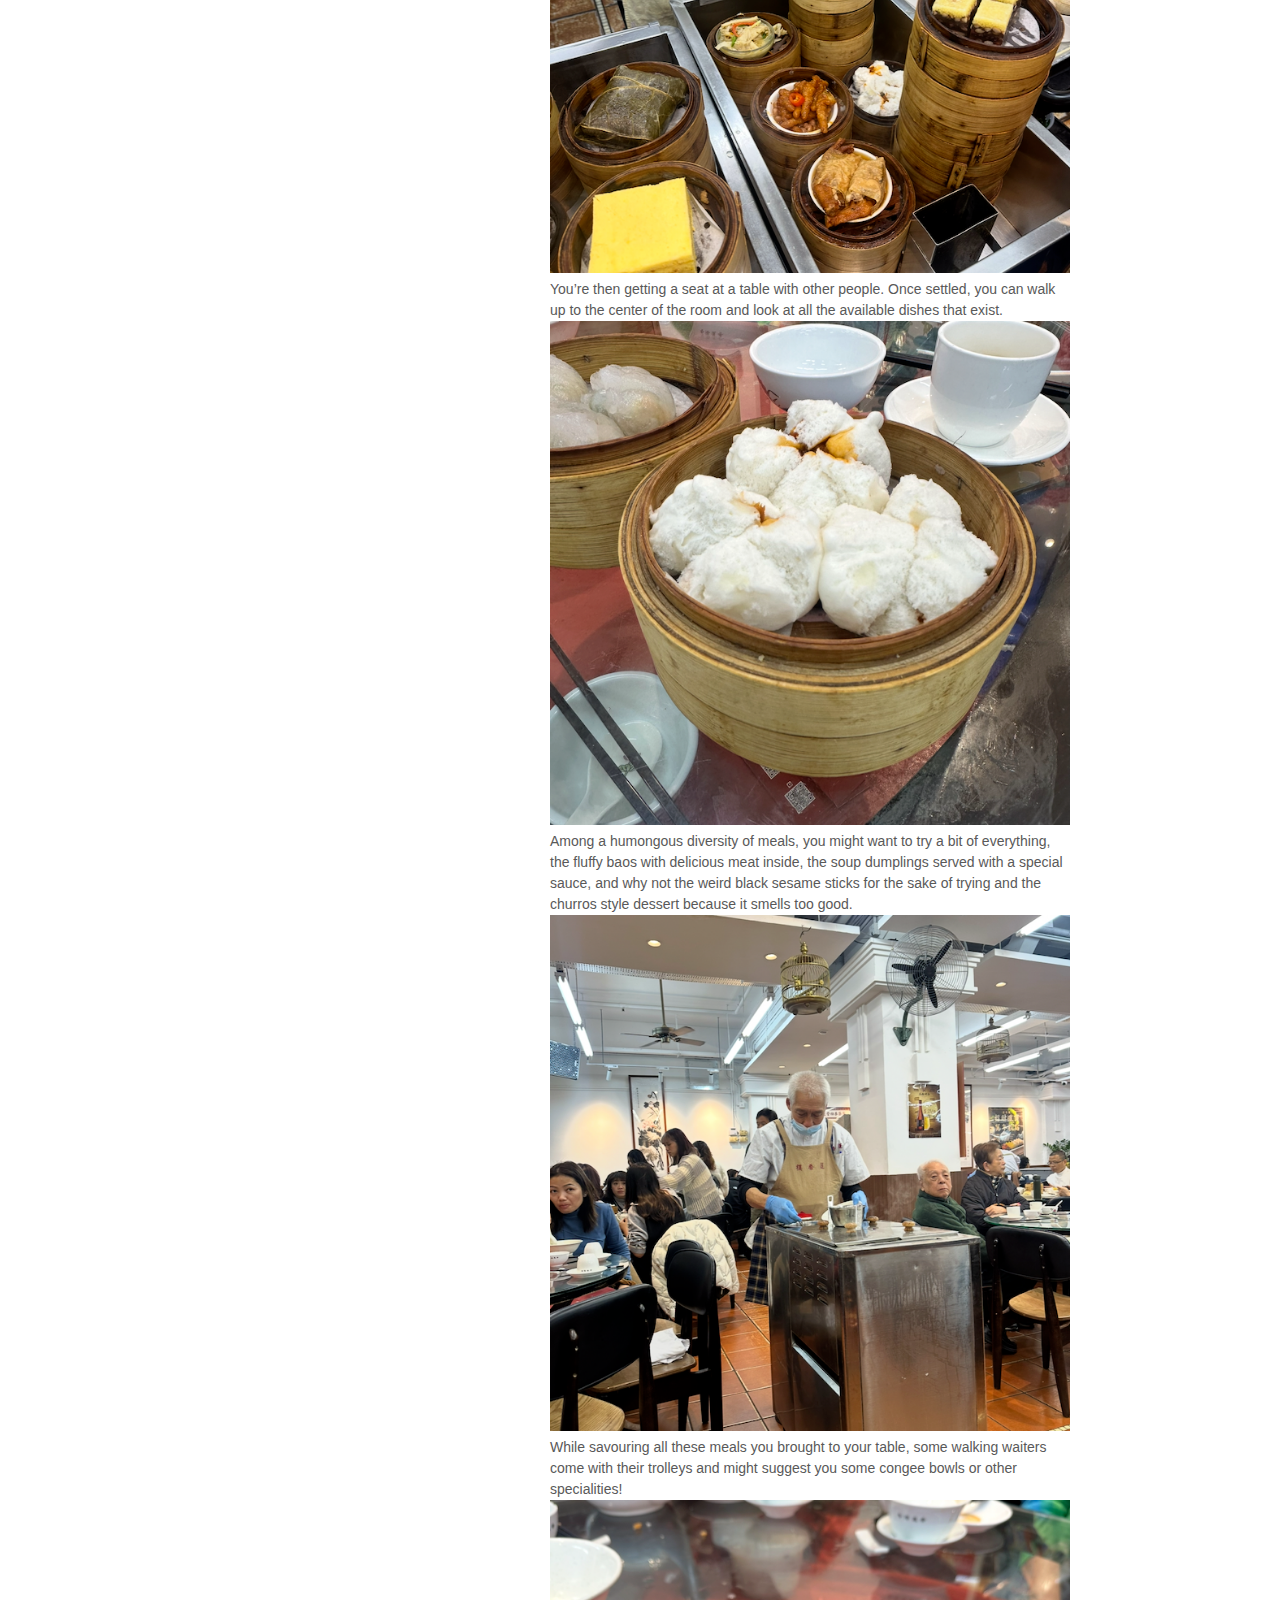
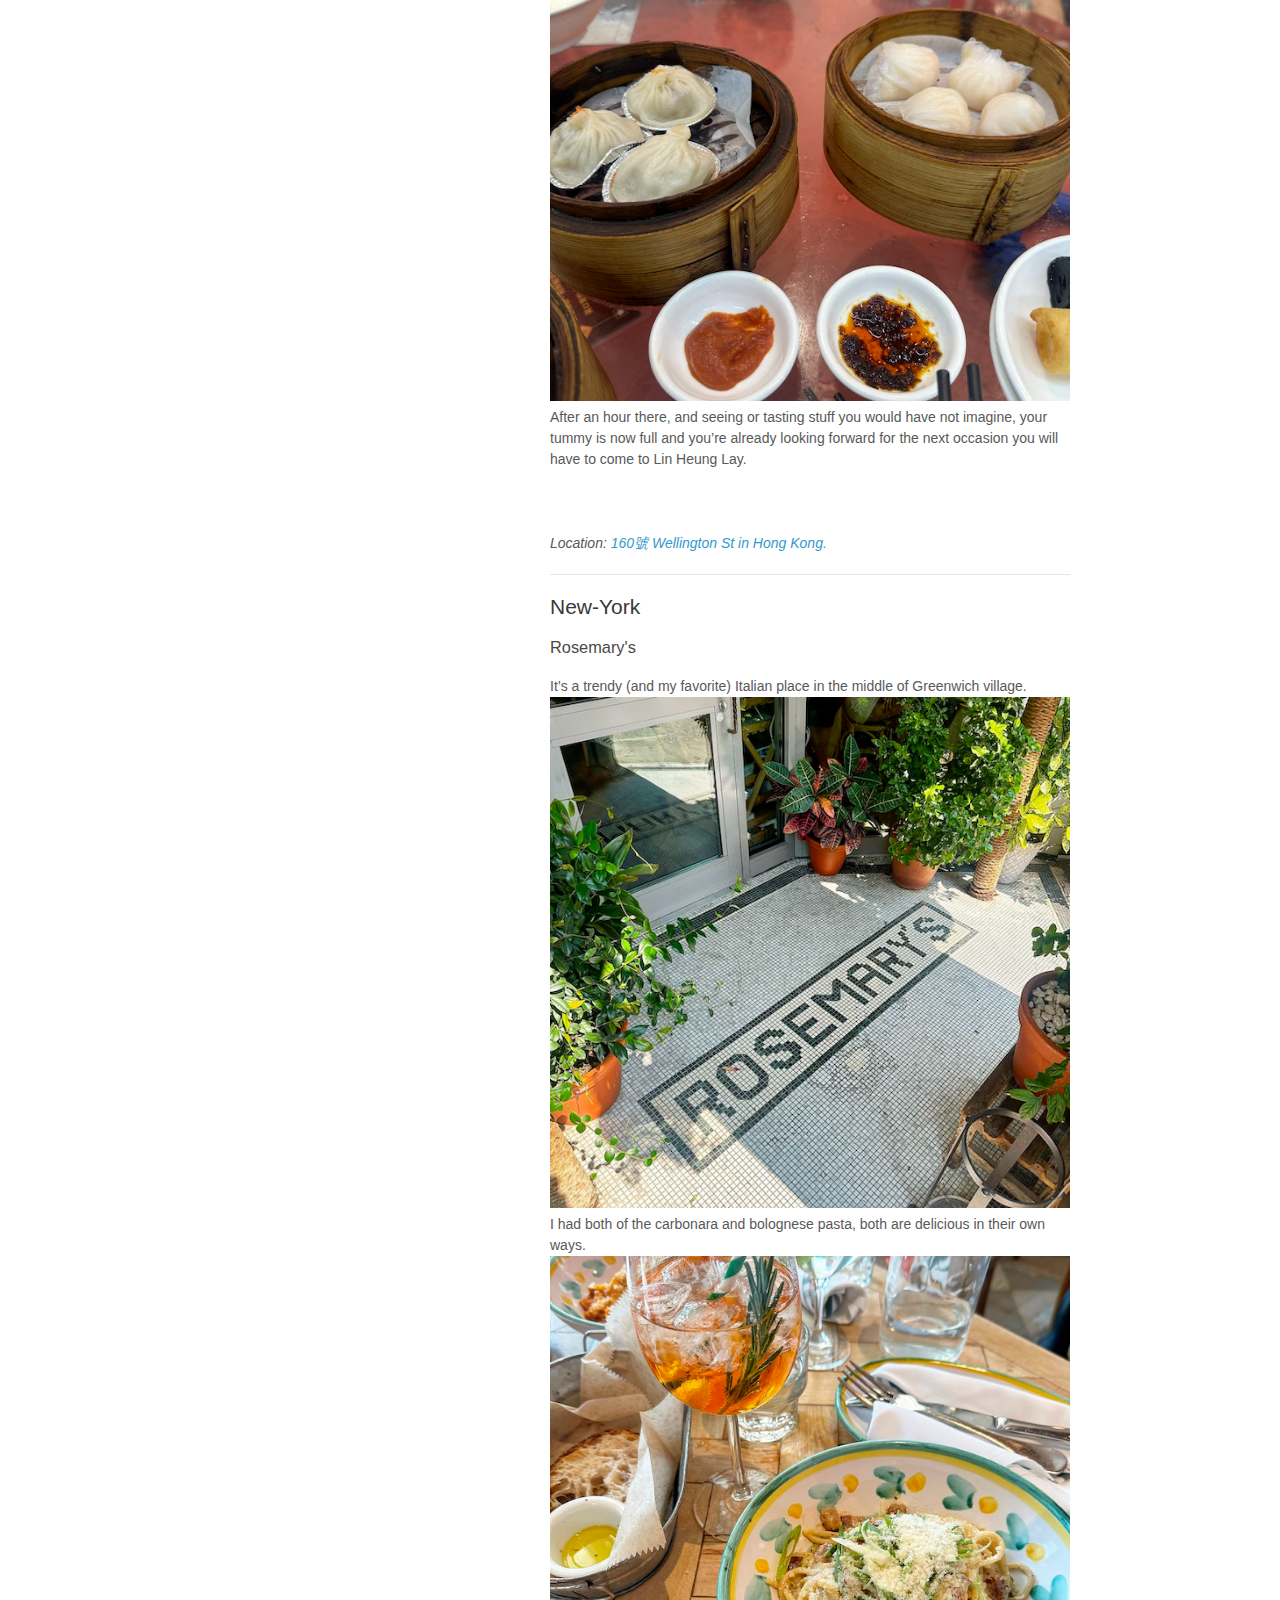
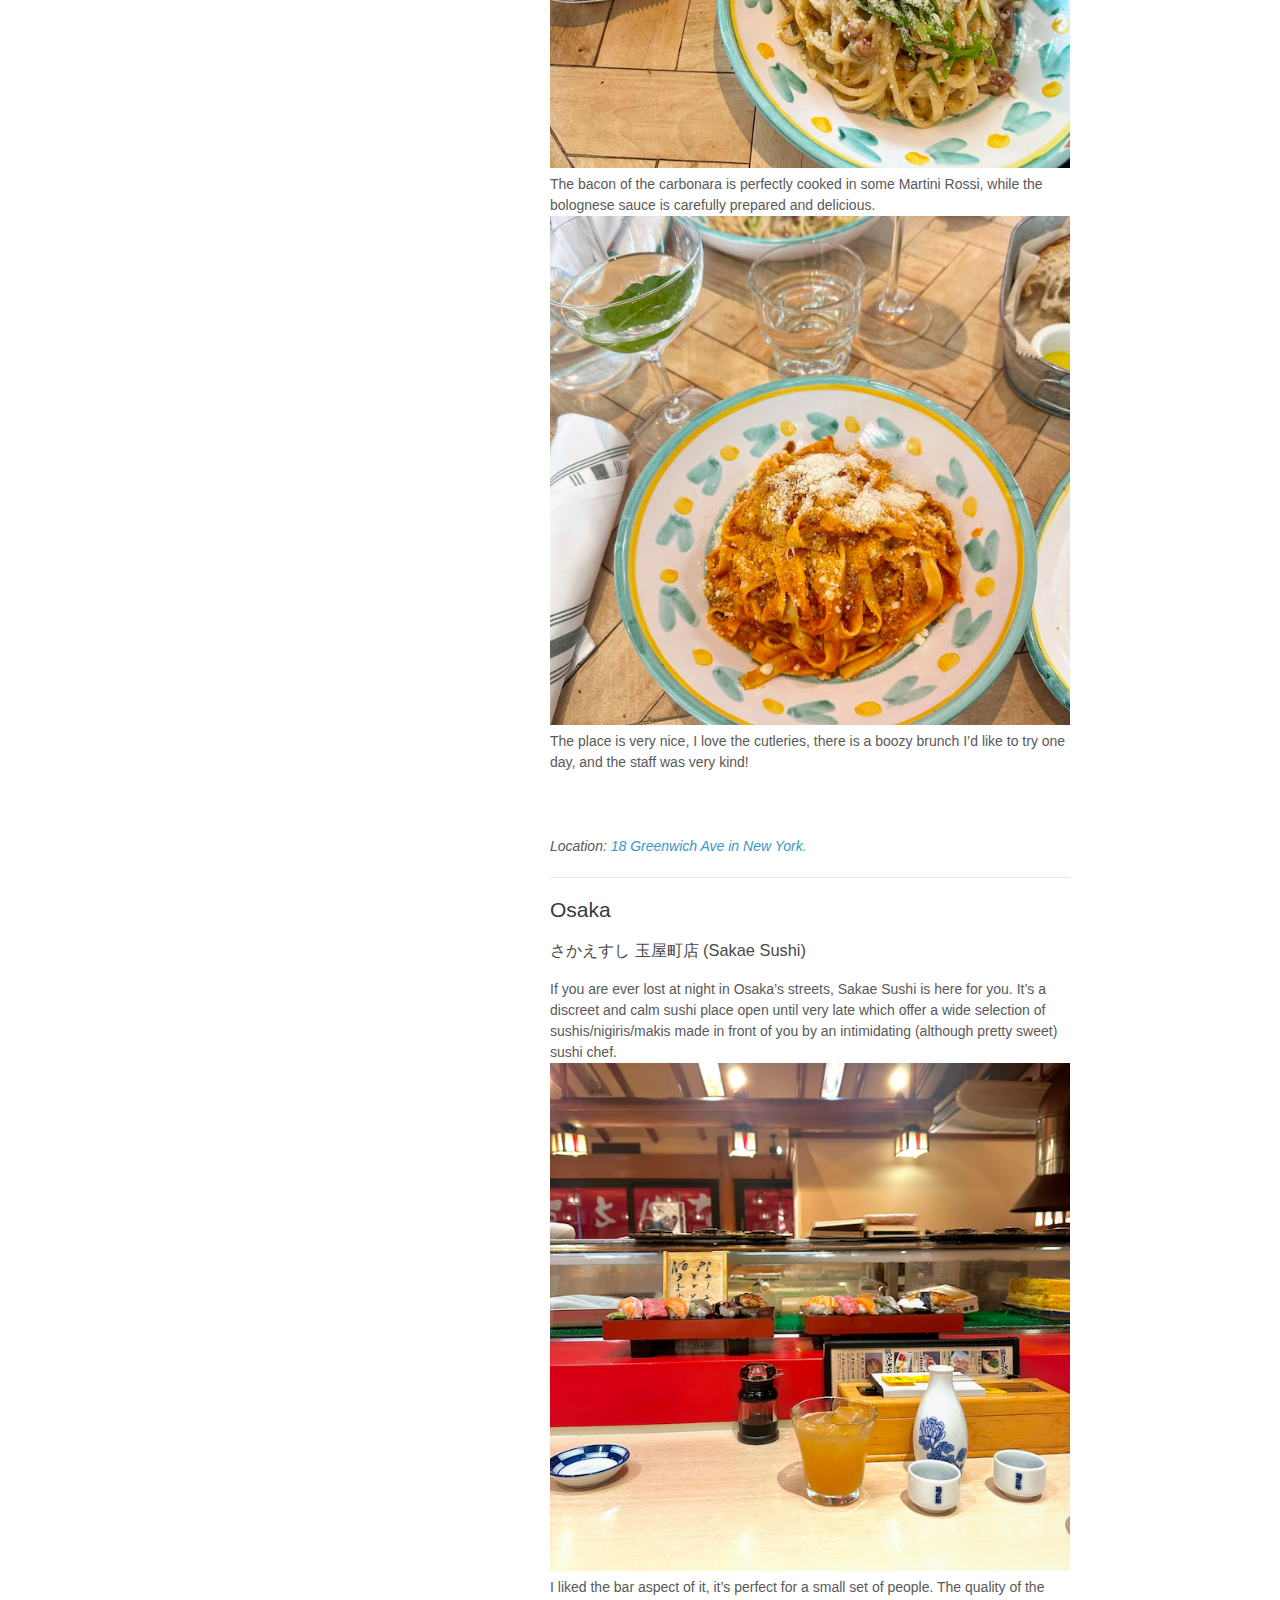
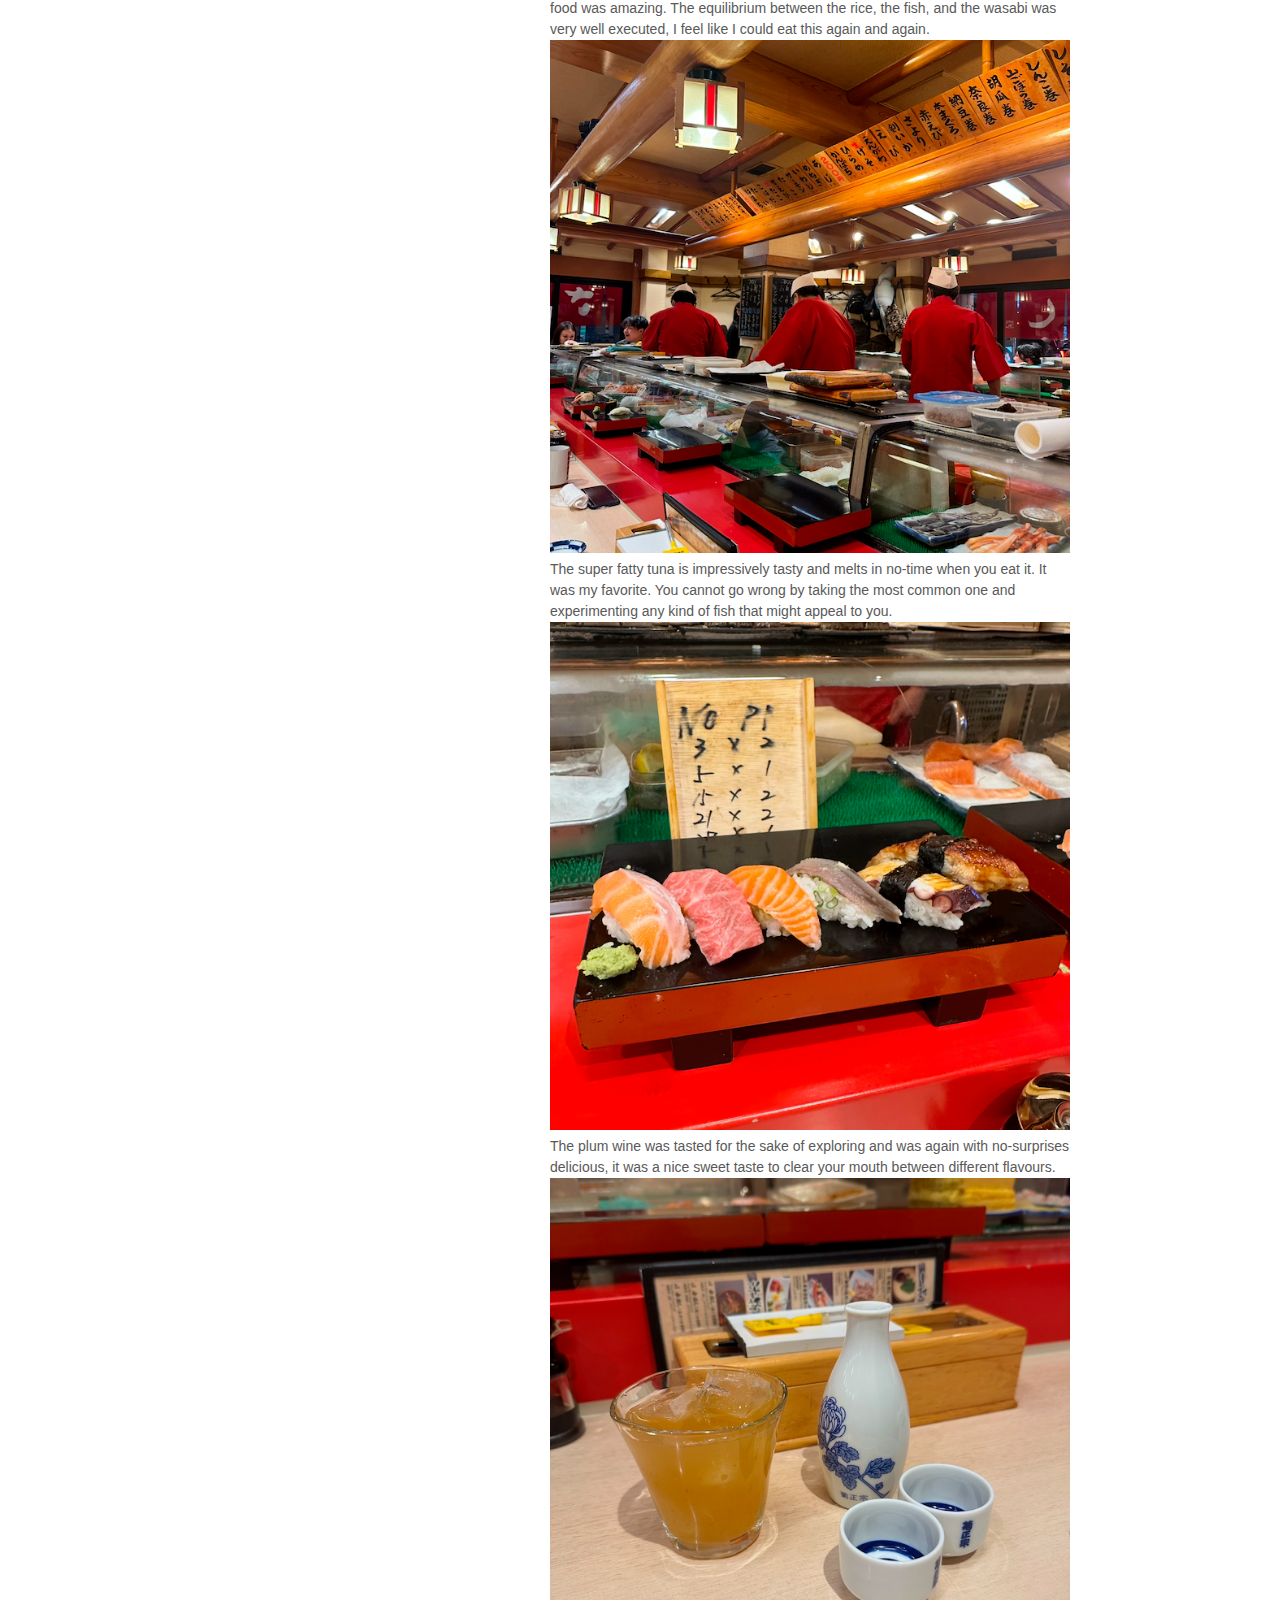
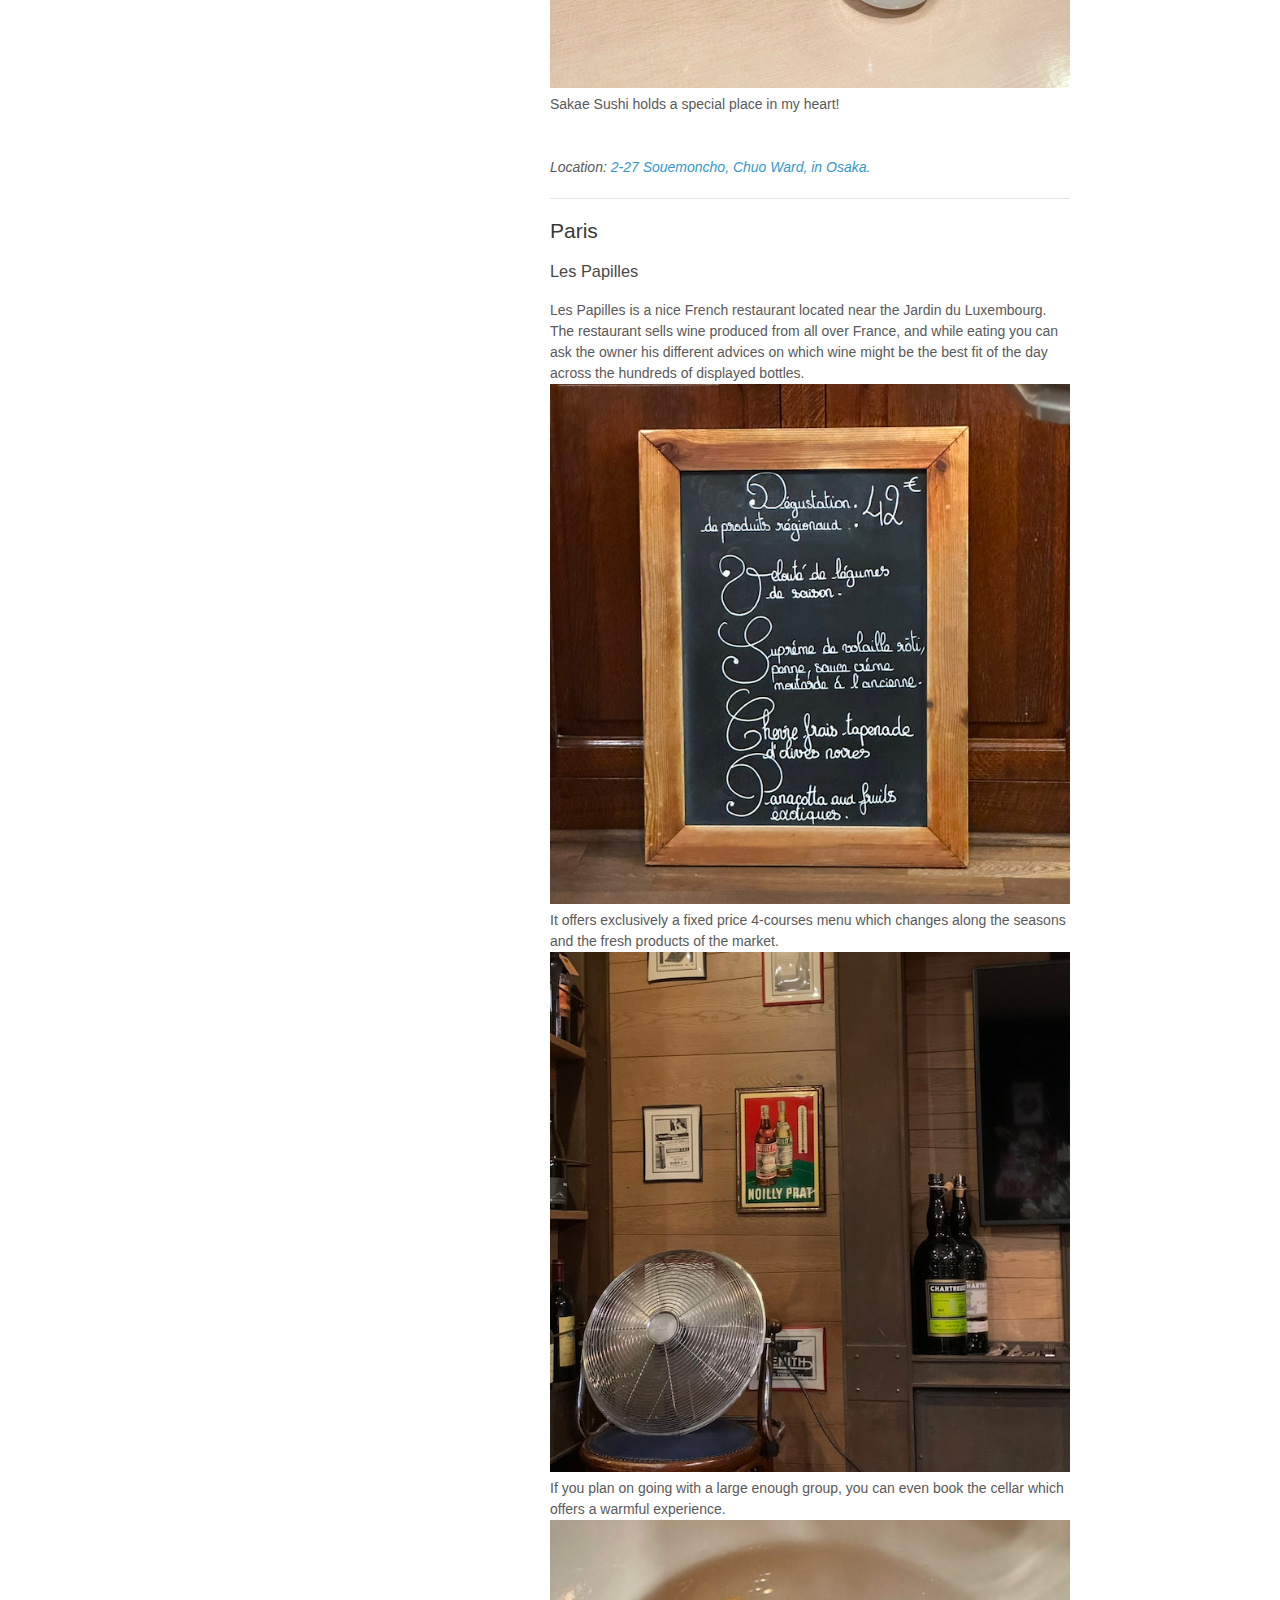
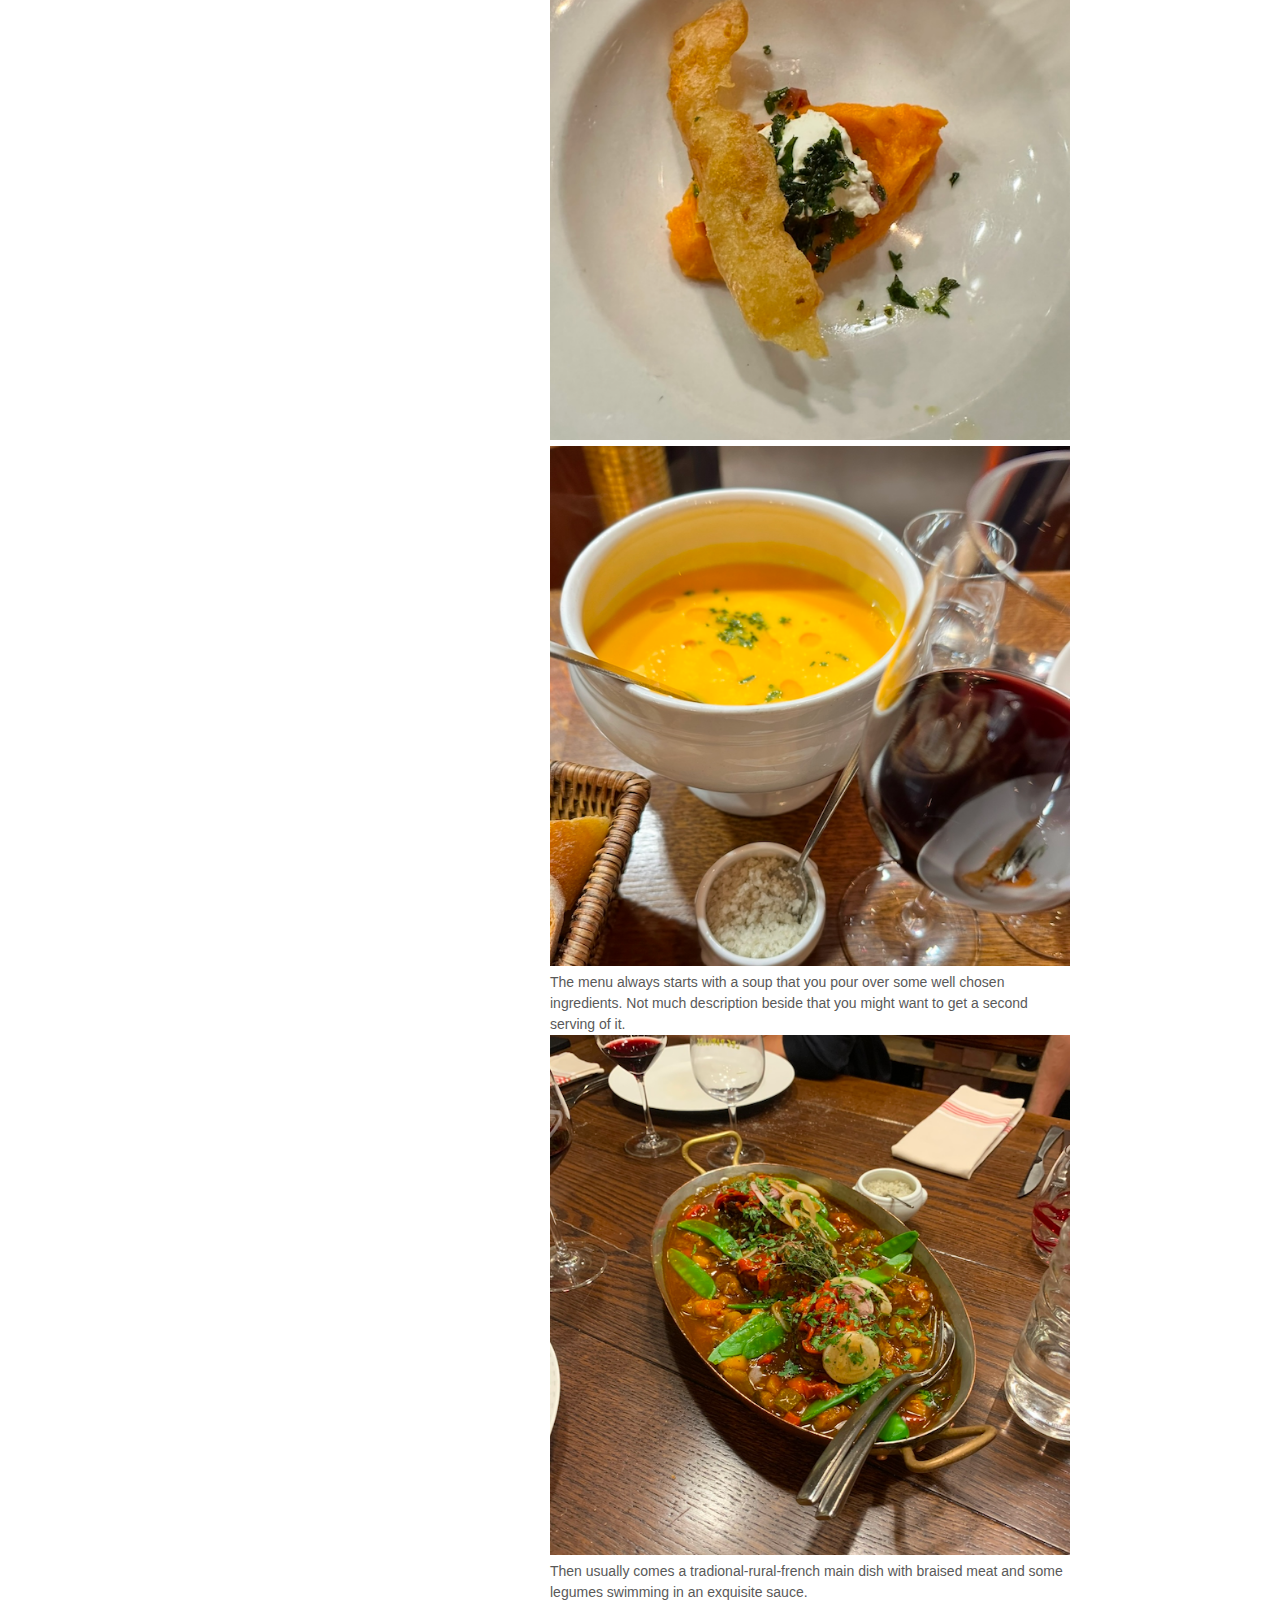
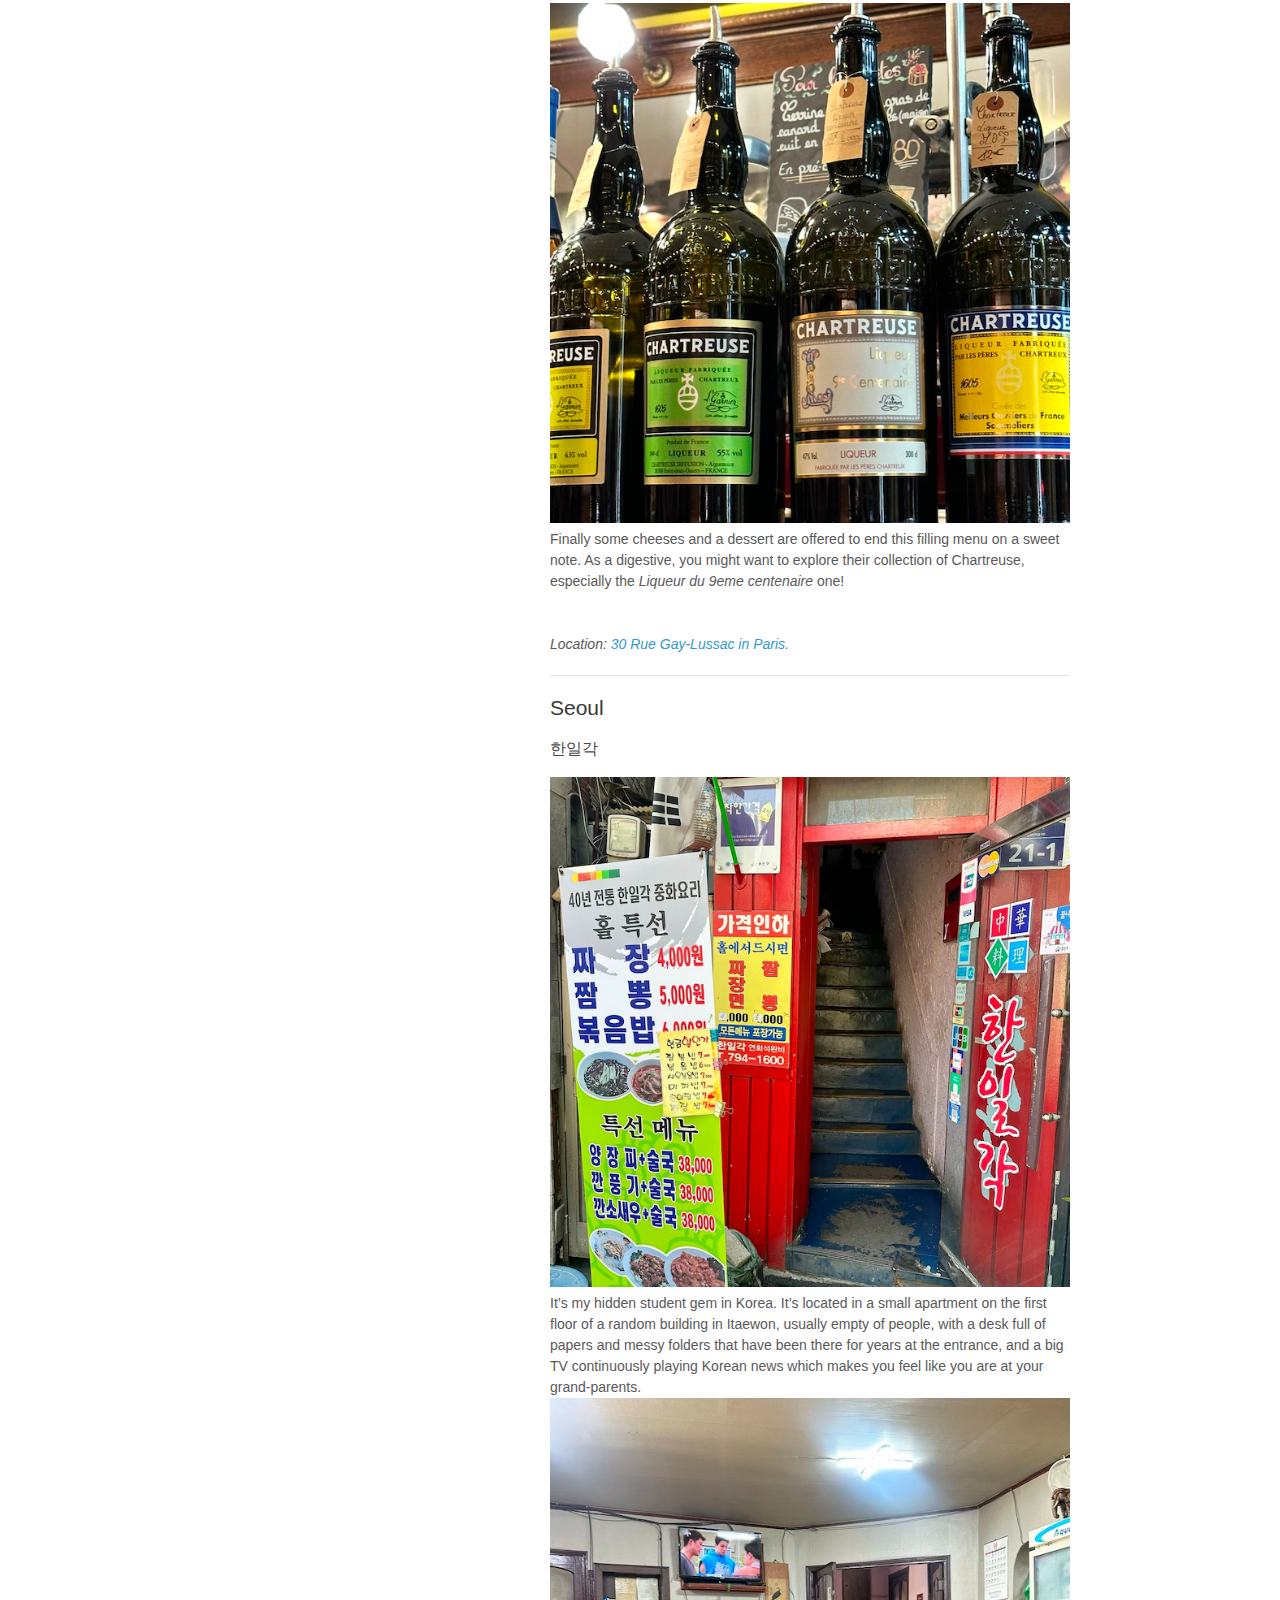
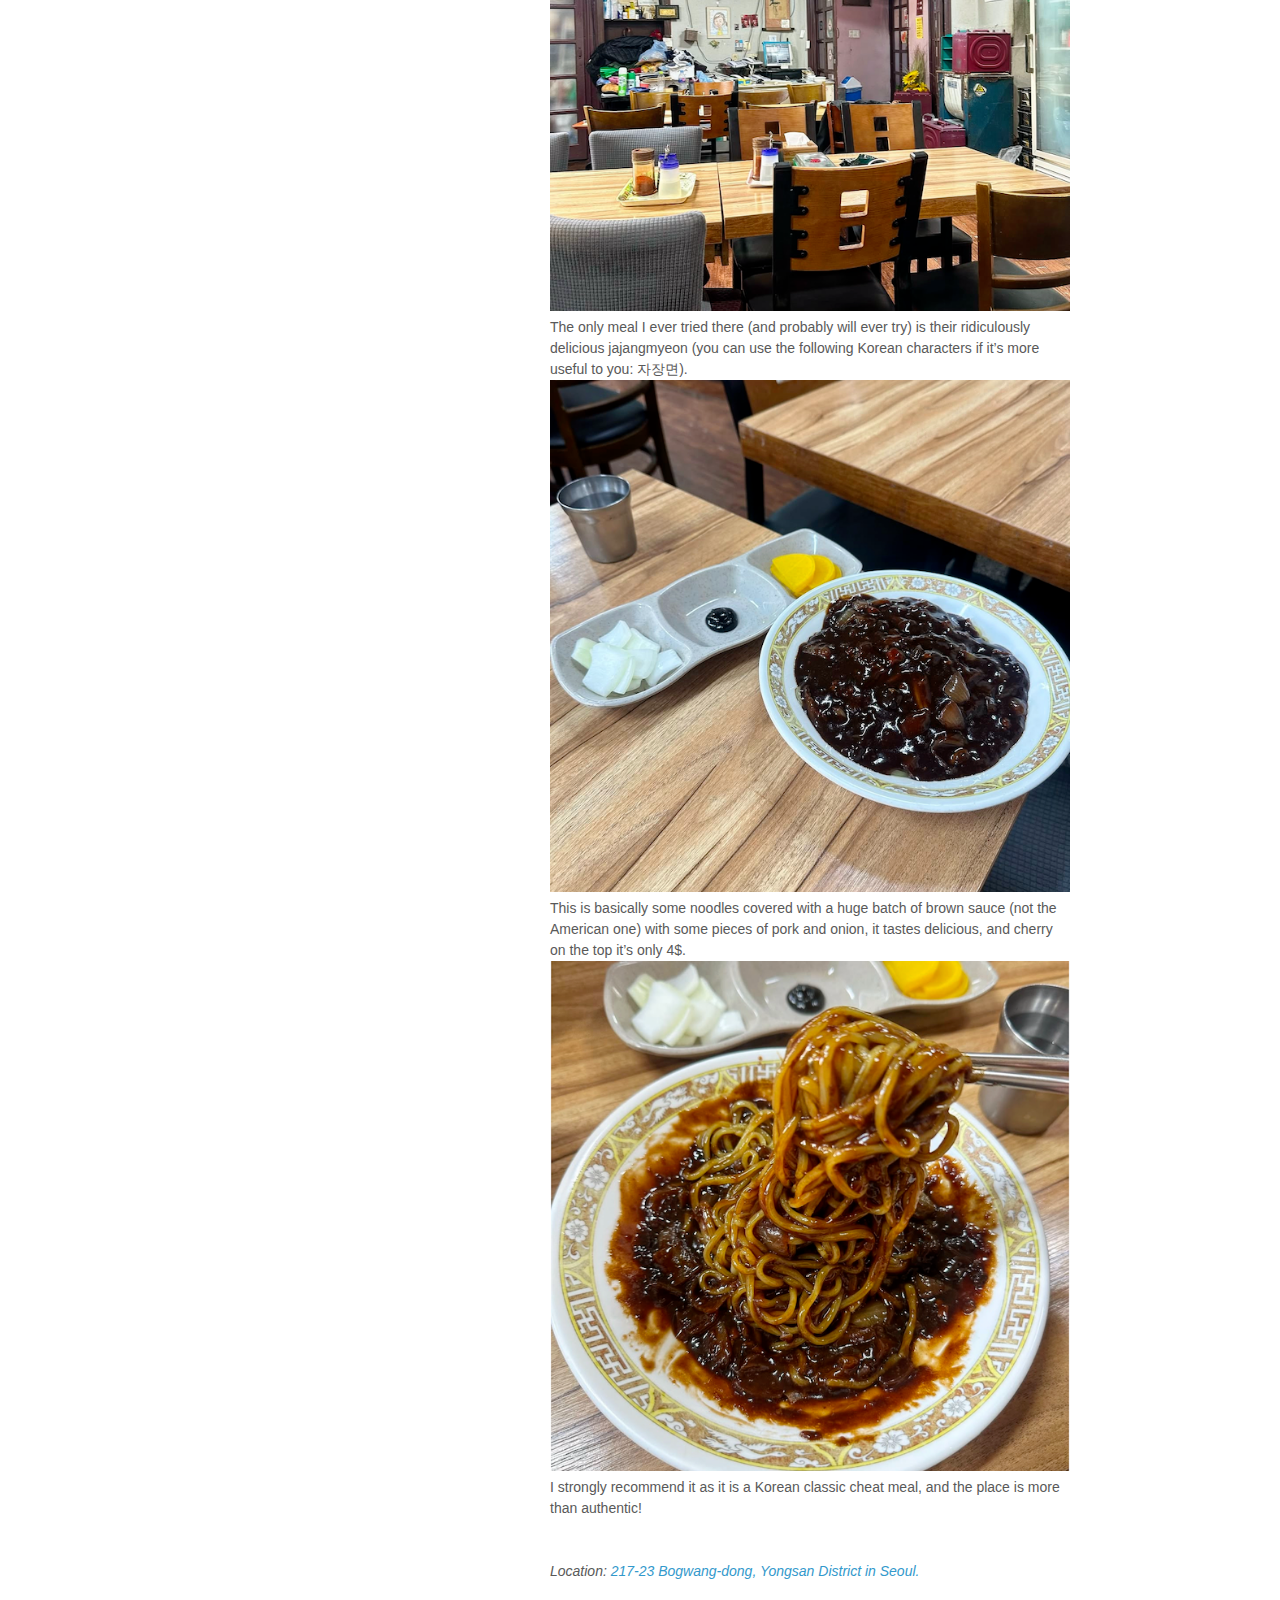
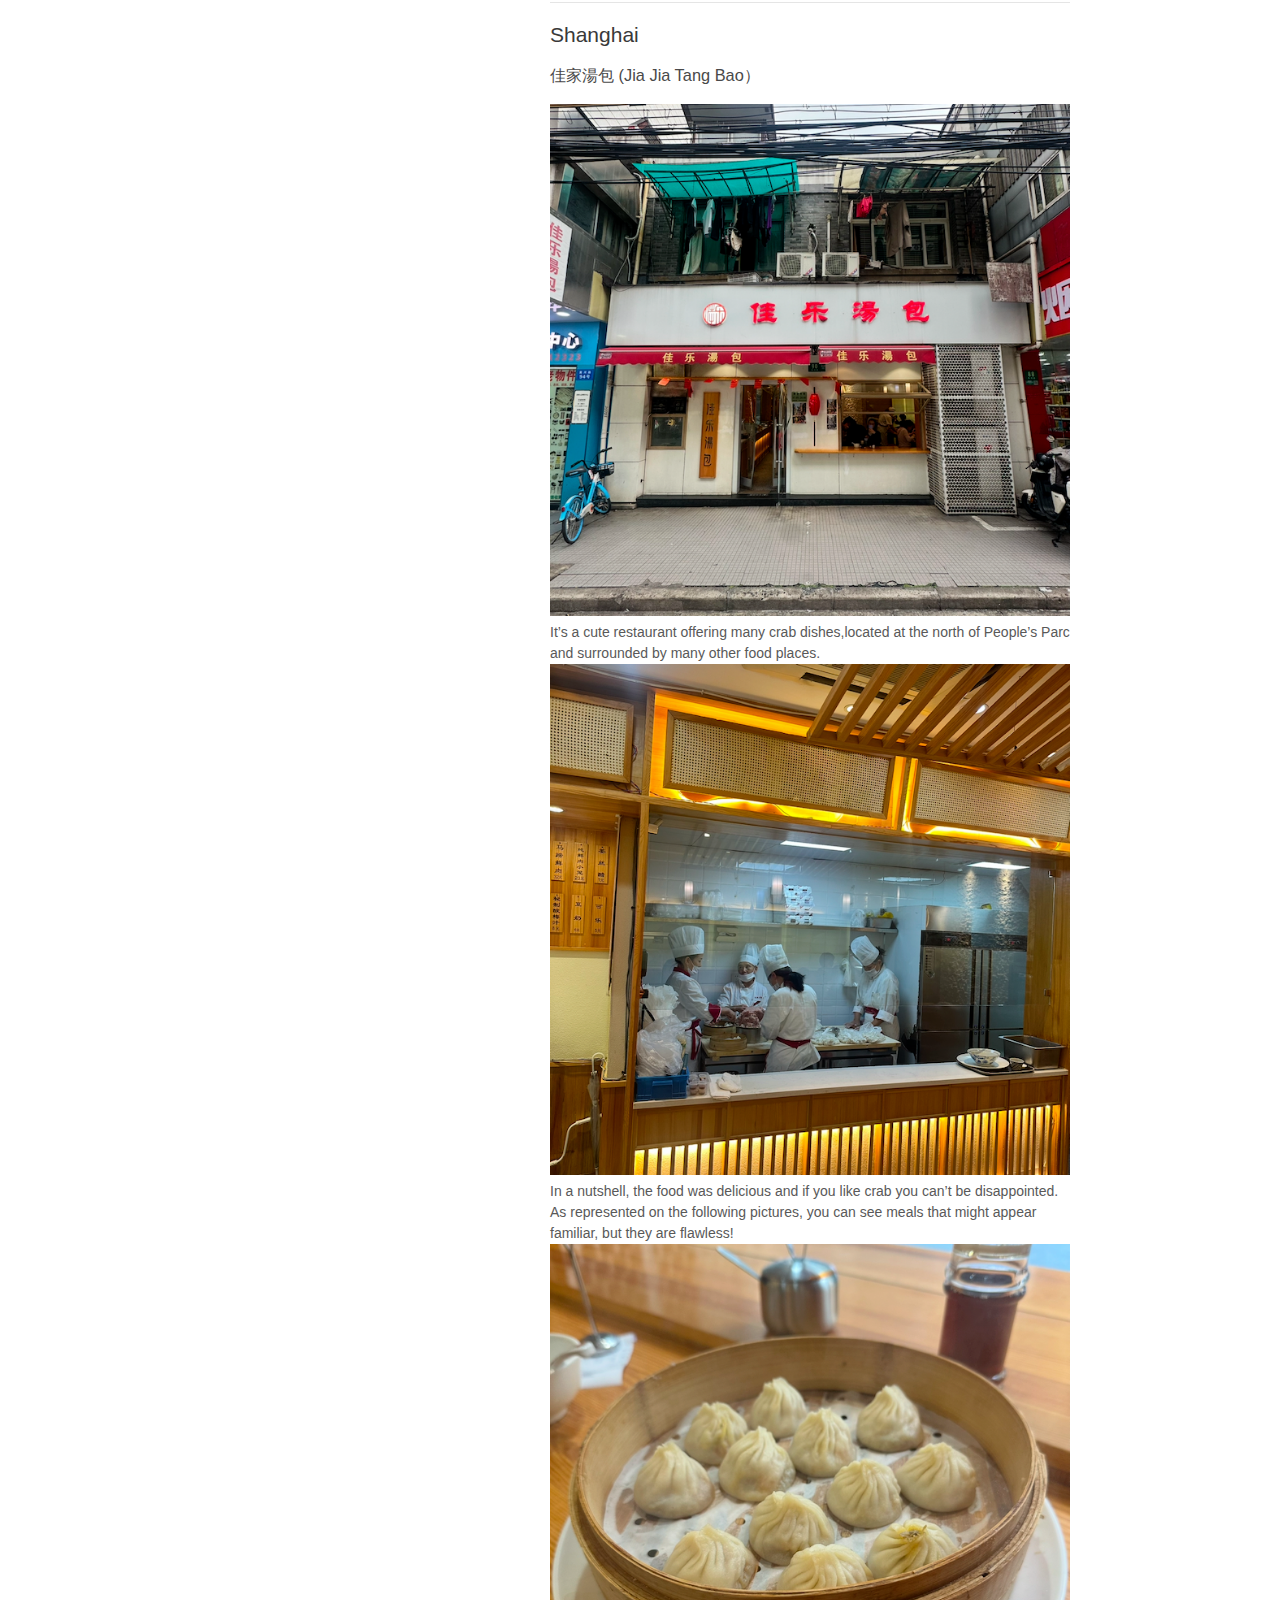
<file: food.html>
<!doctype html>
<html>
  <head>
<!-- Google tag (gtag.js) -->
<script async src="https://www.googletagmanager.com/gtag/js?id=G-HT8J8ZFYTB"></script>
<script>
  window.dataLayer = window.dataLayer || [];
  function gtag(){dataLayer.push(arguments);}
  gtag('js', new Date());

  gtag('config', 'G-HT8J8ZFYTB');
</script>
    <meta charset="utf-8">
    <meta http-equiv="X-UA-Compatible" content="chrome=1">
    <title>GM - Discover Restaurants</title>

    <link rel="stylesheet" href="stylesheets/styles.css">
    <link rel="stylesheet" href="stylesheets/pygment_trac.css">
    <meta name="viewport" content="width=device-width">
    <!--[if lt IE 9]>
    <script src="//html5shiv.googlecode.com/svn/trunk/html5.js"></script>
    <![endif]-->

  </head>
  <body>

    <div class="wrapper">
      <header>
        <h1> <a href=https://gregoiremaillard.com> Grégoire Maillard </a> </h1>
		<img src="/assets/img/food_main.png" alt="Logo" />
        

        <p><i>Me, drinking tea.</i> <br><hr/> For each city I visited, here is one restaurant I loved. </p>
        
		
        

        <p></p>
      </header>
      <section>

        <h2>Hong Kong</h2>  
        <h3>蓮香樓 (Lin Heung Lau) </h3> 
    
        <p>
          It would not be an overstatement saying that Lin Heung Lay is my favourite place in Hong Kong!<br />
          <img src="/assets/img/foodhkg1.png" alt="foodhkg1" />
          From early in the morning to later in the evening, this establishment is a HK institution and will make you feel an authentic dim sum experience.<br />
          <img src="/assets/img/foodhkg2.png" alt="foodhkg2" />
          Here is what’s on the program for you if ever chose this place to experiment. First, you walk up the long stairs and end up in this huge cantina, full of people, some families gathering for the weekend, some old couple sitting in silence, younger people alone watching two screens at the same time, and a big disco ball on the ceiling.<br /> 
          <img src="/assets/img/foodhkg3.png" alt="foodhkg3" />
          You’re then getting a seat at a table with other people. Once settled, you can walk up to the center of the room and look at all the available dishes that exist. <br /> 
          <img src="/assets/img/foodhkg4.png" alt="foodhkg4" />
          Among a humongous diversity of meals, you might want to try a bit of everything, the fluffy baos with delicious meat inside, the soup dumplings served with a special sauce, and why not the weird black sesame sticks for the sake of trying and the churros style dessert because it smells too good. <br /> 
          <img src="/assets/img/foodhkg5.png" alt="foodhkg5" />
          While savouring all these meals you brought to your table, some walking waiters come with their trolleys and might suggest you some congee bowls or other specialities!  <br /> 
          <img src="/assets/img/foodhkg6.png" alt="foodhkg6" />
          After an hour there, and seeing or tasting stuff you would have not imagine, your tummy is now full and you’re already looking forward for the next occasion you will have to come to Lin Heung Lay. <br /> 
        

<br /> <br> 
<br> 
          
          <i>Location:  <a href=https://maps.app.goo.gl/fKR74y2vRNHNgEfGA> 160號 Wellington St in Hong Kong.</a></i></p>
          <p><hr/> </p>
        
        <h2>New-York</h2> 
        <h3>Rosemary's</h3> 
    
        <p>
          It’s a trendy (and my favorite) Italian place in the middle of Greenwich village.<br />
          <img src="/assets/img/foodnyc1.png" alt="foodnyc1" />
          I had both of the carbonara and bolognese pasta, both are delicious in their own ways. <br />
          <img src="/assets/img/foodnyc3.png" alt="foodnyc3" />
          The bacon of the carbonara is perfectly cooked in some Martini Rossi, while the bolognese sauce is carefully prepared and delicious.<br /> 
          <img src="/assets/img/foodnyc4.png" alt="foodnyc4" />
          The place is very nice, I love the cutleries, there is a boozy brunch I’d like to try one day, and the staff was very kind! <br /> 


<br /> <br> 
<br> 
          
          <i>Location:  <a href=https://maps.app.goo.gl/M8sFE7xNggc5bh1f8> 18 Greenwich Ave in New York.</a></i></p>
          <p><hr/> </p>


        <h2>Osaka</h2> 
        <h3>さかえすし 玉屋町店 (Sakae Sushi)</h3> 
    
        <p>
          If you are ever lost at night in Osaka’s streets, Sakae Sushi is here for you. It’s a discreet and calm sushi place open until very late which offer a wide selection of sushis/nigiris/makis made in front of you by an intimidating (although pretty sweet) sushi chef.<br />
          <img src="/assets/img/foodkix1.png" alt="foodkix1" />
          I liked the bar aspect of it, it’s perfect for a small set of people. The quality of the food was amazing. The equilibrium between the rice, the fish, and the wasabi was very well executed, I feel like I could eat this again and again.<br />
          <img src="/assets/img/foodkix2.png" alt="foodkix2" />
          The super fatty tuna is impressively tasty and melts in no-time when you eat it. It was my favorite. You cannot go wrong by taking the most common one and experimenting any kind of fish that might appeal to you.<br /> 
          <img src="/assets/img/foodkix3.png" alt="foodkix3" />
          The plum wine was tasted for the sake of exploring and was again with no-surprises delicious, it was a nice sweet taste to clear your mouth between different flavours. <br /> 
          <img src="/assets/img/foodkix4.png" alt="foodkix4" />
          Sakae Sushi holds a special place in my heart!

<br /> <br> 
<br> 
          
          <i>Location:  <a href=https://maps.app.goo.gl/7ZyeXrTdaeJ9yxqx6> 2-27 Souemoncho, Chuo Ward, in Osaka.</a></i></p>
          <p><hr/> </p>
          
          
        <h2>Paris</h2> 
        <h3>Les Papilles</h3> 
    
        <p>
          Les Papilles is a nice French restaurant located near the Jardin du Luxembourg. The restaurant sells wine produced from all over France, and while eating you can ask the owner his different advices on which wine might be the best fit of the day across the hundreds of displayed bottles.
          <img src="/assets/img/foodcdg1.png" alt="foodcdg1" />
          It offers exclusively a fixed price 4-courses menu which changes along the seasons and the fresh products of the market.<br />
          <img src="/assets/img/foodcdg2.png" alt="foodcdg2" />
          If you plan on going with a large enough group, you can even book the cellar which offers a warmful experience.<br /> 
          <img src="/assets/img/foodcdg3.png" alt="foodcdg3" />
          <br /> 
          <img src="/assets/img/foodcdg4.png" alt="foodcdg4" />
          The menu always starts with a soup that you pour over some well chosen ingredients. Not much description beside that you might want to get a second serving of it.<br /> 
          <img src="/assets/img/foodcdg5.png" alt="foodcdg5" />
          Then usually comes a tradional-rural-french main dish with braised meat and some legumes swimming in an exquisite sauce.<br /> 
          <img src="/assets/img/foodcdg6.png" alt="foodcdg6" />
          Finally some cheeses and a dessert are offered to end this filling menu on a sweet note. As a digestive, you might want to explore their collection of Chartreuse, especially the <i>Liqueur du 9eme centenaire</i> one!
          
<br /> <br> 
<br> 
          
          <i>Location:  <a href=https://maps.app.goo.gl/5FcgnFPpStr8iuDs7> 30 Rue Gay-Lussac in Paris.</a></i></p>
          <p><hr/> </p>

    <h2>Seoul</h2> 
    <h3>한일각 </h3> 

    <p>
      <img src="/assets/img/foodicn1.png" alt="foodicn1" />
      It’s my hidden student gem in Korea. It’s located in a small apartment on the first floor of a random building in Itaewon, usually empty of people, with a desk full of papers and messy folders that have been there for years at the entrance, and a big TV continuously playing Korean news which makes you feel like you are at your grand-parents. <br />
      <img src="/assets/img/foodicn2.png" alt="foodicn2" />
      The only meal I ever tried there (and probably will ever try) is their ridiculously delicious jajangmyeon (you can use the following Korean characters if it’s more useful to you: 자장면).<br /> 
      <img src="/assets/img/foodicn3.png" alt="foodicn3" />
      This is basically some noodles covered with a huge batch of brown sauce (not the American one) with some pieces of pork and onion, it tastes delicious, and cherry on the top it’s only 4$.<br /> 
      <img src="/assets/img/foodicn4.png" alt="foodicn4" />
      I strongly recommend it as it is a Korean classic cheat meal, and the place is more than authentic!
          
          <br /> <br> 
           <br> 

    <i>Location:<a href=https://maps.app.goo.gl/ngZqdLFz1dByKDWQ9> 217-23 Bogwang-dong, Yongsan District in Seoul.</a></i></p>
 
    <p><hr/> </p>

		<h2>Shanghai</h2> 
    <h3>佳家湯包 (Jia Jia Tang Bao）</h3> 

		<p>
      <img src="/assets/img/foodpvg1.png" alt="foodpvg1" />
      
      It’s a cute restaurant offering many crab dishes,located at the north of People’s Parc and surrounded by many other food places.<br />
      <img src="/assets/img/foodpvg2.png" alt="foodpvg2" />
      In a nutshell, the food was delicious and if you like crab you can’t be disappointed. As represented on the following pictures, you can see meals that might appear familiar, but they are flawless!<br /> 
      <img src="/assets/img/foodpvg3.png" alt="foodpvg3" />
      The dumplings were filled with a yummy crab filling and some soup (which destroyed my pant, beware).<br /> 
      <img src="/assets/img/foodpvg4.png" alt="foodpvg4" />
      The noodle meal were somehow funny, I guess you are supposed to put all the stuffing on top and then mix; although the taste was amazing, it was so fat I doubt one single human being can finish it alone... (or at what cost?),I would still re-take this meal if I was in the area.<br /> 
      <img src="/assets/img/foodpvg5.png" alt="foodpvg5" />
      Finally the soup with sorts of wonton was good but definitely an overkill in terms of quantity.<br /> 
          
           Overall the place is clean, the staff is nice but push to consumption, and the food is great. <br /> A must-go!<br> 
           <br> 
      
      <i>Location:  <a href=https://maps.app.goo.gl/pXAfK6BFWxdQMJJX9> People's Square, 黄河路90号 邮政编码: 200003 in Shanghai.</a></i></p>
 
      <p><hr/> </p>

      <p><hr/> </p>

		<h2>Singapore</h2> 
    <h3>Ya Kun Kaya Toast</h3> 

		<p>
      <img src="/assets/img/foodsin1.png" alt="foodsin1" />
      It’s a classic Singaporean breakfast branch which you can find all over town. It is also very popular so you might want to get there early if you do not want to be stuck in a line for hours. <br /> 
      <img src="/assets/img/foodsin2.png" alt="foodsin2" />
      Overall, it is silly how simple it is. A classic order would be the Kaya toast with butter set. It consists of pieces of bread, sandwiching a piece of butter and some kaya jam (derivative of coconut jam). It is very tasty and sweet, and you can dip in a bowl of soft-boiled eggs on the side which you can salt with some soy sauce. <br />
      <img src="/assets/img/foodsin3.png" alt="foodsin3" />
      As I am not a big fan of the regular hot coffee, I always upgrade it to the iced soya milk coffee, which on top of being pretty aesthetic, is also very good (it feels like absorbing a sweet paste of soya mixed with a casual iced latte). <br /> 
      <img src="/assets/img/foodsin4.png" alt="foodsin4" />
      Ya Kun Kaya Toast is nothing revolutionary, but it feels like a great cheat meal before starting a long day!<br /> 
       
           <br> 
      
      <i>Location:  <a href=https://maps.app.goo.gl/5mzTxb4e5M428Geb6> 118 China St in Singapour.</a></i></p>
 
      <p><hr/> </p>

      <h2>Taipei</h2> 
      <h3>菲登早午餐</h3> 
  
      <p>
        <img src="/assets/img/foodtpe1.png" alt="foodtpe1" />
        It’s a Chinese breakfast place as you’d find many walking across Taipei streets. <br />
        <img src="/assets/img/foodtpe2.png" alt="foodtpe2" />
        Everything is written in Chinese so you either need a Chinese friend or must accept your fate.<br /> 
        <img src="/assets/img/foodtpe3.png" alt="foodtpe3" />
        It was very good overall, really like the savory dishes which were offering some unusual flavors; I recommend especially the one full of basil.<br /> 
        <img src="/assets/img/foodtpe4.png" alt="foodtpe4" />
        The sweet dish represented in the pictures is a sort of bread with chocolate, not worth some Nutella bread but it was fluffy so it was good. For drinks, I recommend the hot black sesame one as well.<br /> 
        <img src="/assets/img/foodtpe5.png" alt="foodtpe5" />
<br /> 
        <i>Location:  <a href=https://maps.app.goo.gl/678Q5EeoCWhBoHbN9> 5號, Lane 9, Section 1, Luosifu Rd, Zhongzheng District in Taipei.</a></i></p>
        <p><hr/> </p>

        <h2>Tel-Aviv</h2> 
        <h3>ויקטור דגים (Victor Dagim)</h3> 
    
        <p>
          <img src="/assets/img/foodtlv1.png" alt="foodtlv1" />
          It's crazy how the streets of Tel-Aviv are full of sushi and pizza restaurants, and how difficult it is to find a mediterranean one! Yet I found this one specialized in fish in the middle of Florentin's district and I loved it!<br />
          <img src="/assets/img/foodtlv2.png" alt="foodtlv2" />
          All the products looked and tasted very fresh and their limonade would quench anyone's thirst.<br /> 
          <img src="/assets/img/foodtlv3.png" alt="foodtlv3" />
          The main meal was a mix of fresh cooked fish, tomatoes, green onions, cream, and olive oil. Overall, it felt pretty light and perfect for the warm weather.
          <br /> 
<br /> 
          
          <i>Location:  <a href=https://maps.app.goo.gl/GvhdGyajoe6YAYy4A> Levinski St 36 in Tel Aviv-Yafo.</a></i></p>
          <p><hr/> </p>

          <h2>Tokyo</h2> 
          <h3>松栄 渋谷スクランブルスクエア店 (Matsue）</h3> 
      
          <p>
            <img src="/assets/img/foodnrt1.png" alt="foodnrt1" />
            It’s a fancy sushi place located near Shibuya crossing, and probably the best one I ever went too! <br />
            <img src="/assets/img/foodnrt2.png" alt="foodnrt2" />
            Two setups exist; either at the counter facing the chefs and seeing your different meals being prepared, or some private rooms for large groups.<br /> 
            <img src="/assets/img/foodnrt3.png" alt="foodnrt3" />
            I had the chance of trying the full set which comprises multiples amuse-bouches/starters, sashimis, nigiris, and different drinks.<br /> 
            <img src="/assets/img/foodnrt4.png" alt="foodnrt4" />
            All the products were very fresh and felt qualitative.<br /> 
            <img src="/assets/img/foodnrt5.png" alt="foodnrt5" />
            The chef was describing the different dishes and was very fun. <br /> 
            <img src="/assets/img/foodnrt6.png" alt="foodnrt6" />               
            Also the highball is delish. Booking in advance is recommended I assume!<br /> A must-go!<br> 
                 <br> 
            
            <i>Location:  <a href=https://maps.app.goo.gl/sf22RafPUqWkDk7bA> Shibuya, 2 Chome−24−12 スクランブルスクエア in Tokyo.</a></i></p>
             



      </section>
      <footer>
        <p><small>Theme by <a href="https://github.com/orderedlist">orderedlist</a></small></p>
      </footer>
    </div>
    <script src="javascripts/scale.fix.js"></script>
  </body>
</html>
</file>
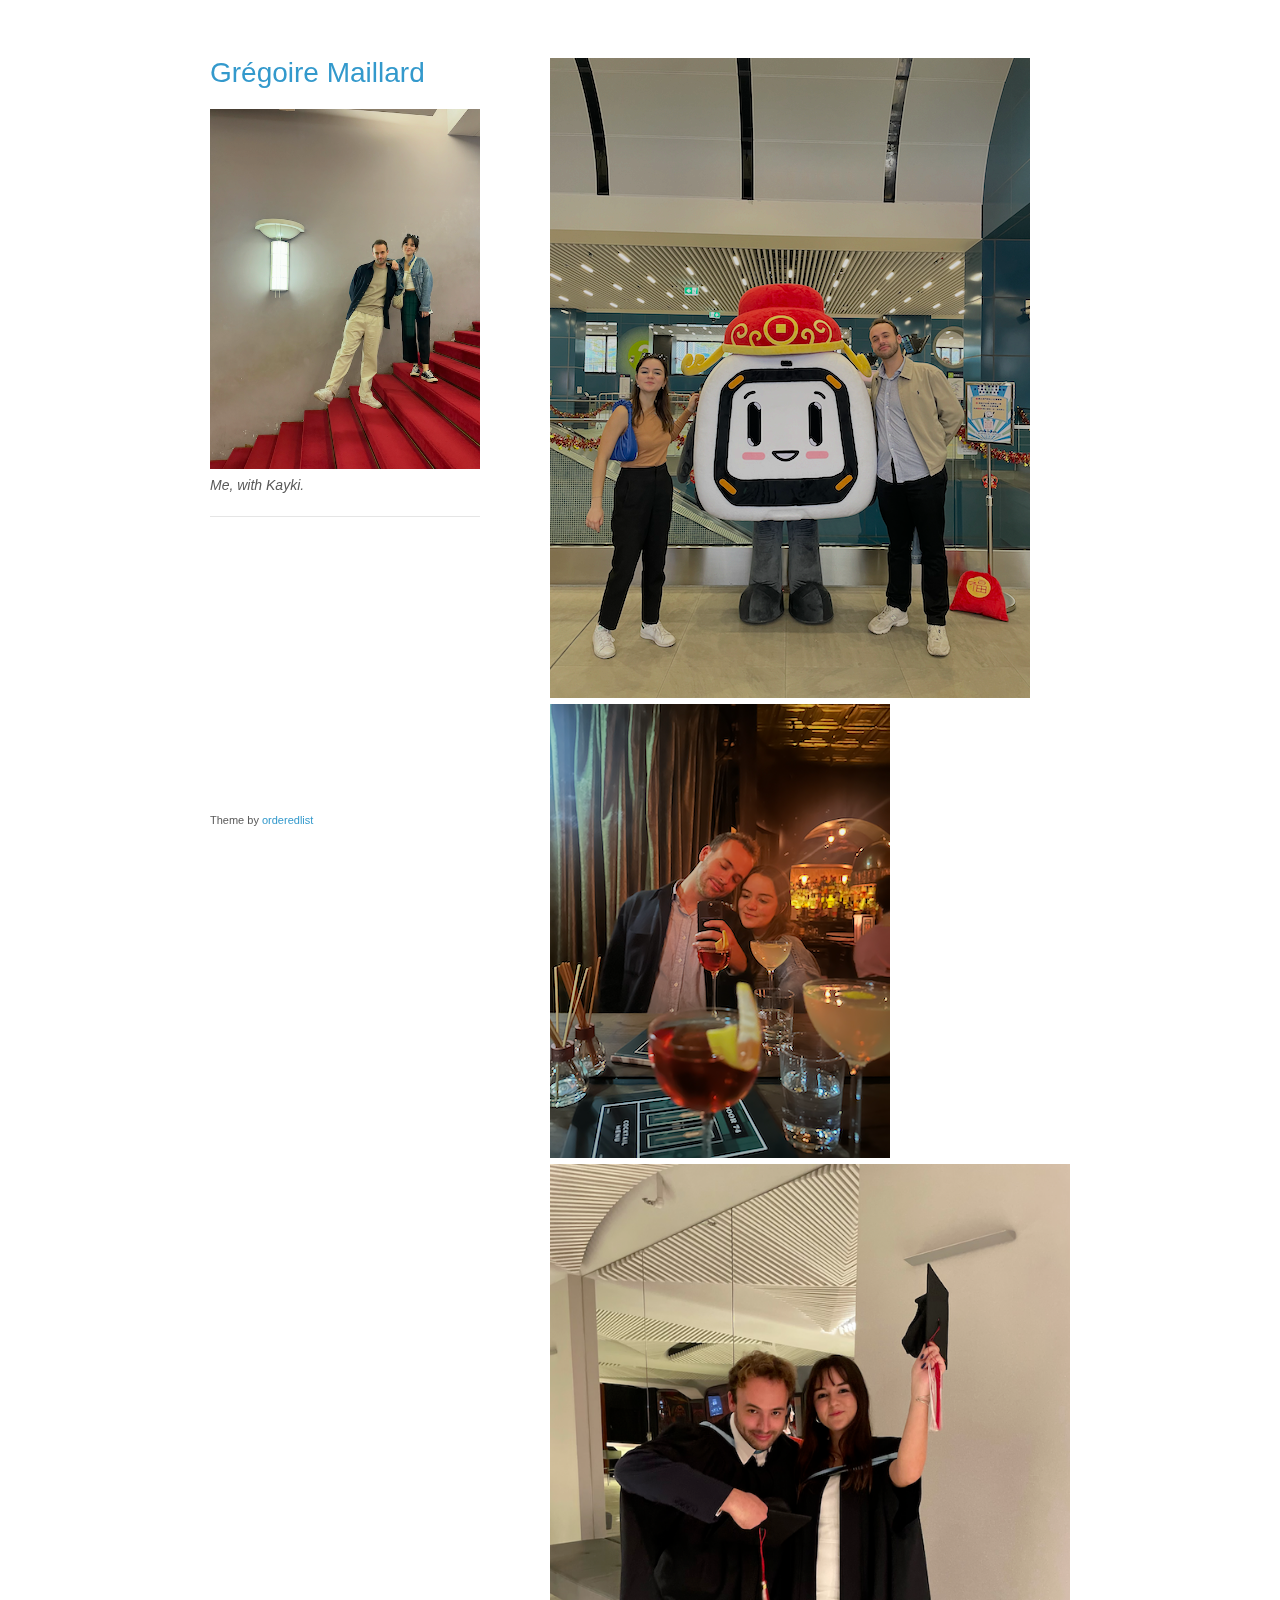
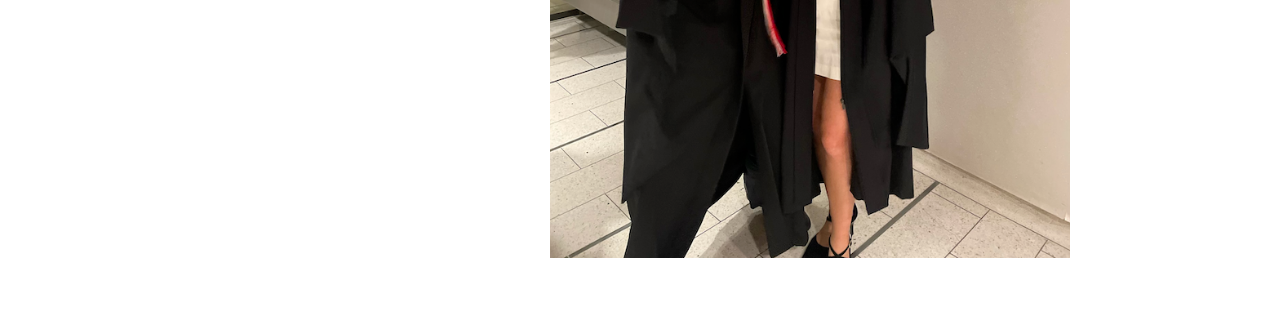
<file: kayki.html>
<!doctype html>
<html>
  <head>
<!-- Google tag (gtag.js) -->
<script async src="https://www.googletagmanager.com/gtag/js?id=G-HT8J8ZFYTB"></script>
<script>
  window.dataLayer = window.dataLayer || [];
  function gtag(){dataLayer.push(arguments);}
  gtag('js', new Date());

  gtag('config', 'G-HT8J8ZFYTB');
</script>
    <meta charset="utf-8">
    <meta http-equiv="X-UA-Compatible" content="chrome=1">
    <title>GM - Discover Restaurants</title>

    <link rel="stylesheet" href="stylesheets/styles.css">
    <link rel="stylesheet" href="stylesheets/pygment_trac.css">
    <meta name="viewport" content="width=device-width">
    <!--[if lt IE 9]>
    <script src="//html5shiv.googlecode.com/svn/trunk/html5.js"></script>
    <![endif]-->

  </head>
  <body>

    <div class="wrapper">
      <header>
        <h1> <a href=https://gregoiremaillard.com> Grégoire Maillard </a> </h1>
		<img src="/assets/img/kayki2.png" alt="Logo" />
        

        <p><i>Me, with Kayki.</i> <br><hr/>  </p>
        
		
        

        <p></p>
      </header>
      <section>
        
        

    
        <p>
          <img src="/assets/img/kayki4.png" alt="kayki4" />
          <img src="/assets/img/kayki3.png" alt="kayki3" />


          <img src="/assets/img/kayki1.png" alt="kayki1" />
 


          
          


      </section>
      <footer>
        <p><small>Theme by <a href="https://github.com/orderedlist">orderedlist</a></small></p>
      </footer>
    </div>
    <script src="javascripts/scale.fix.js"></script>
  </body>
</html>
</file>
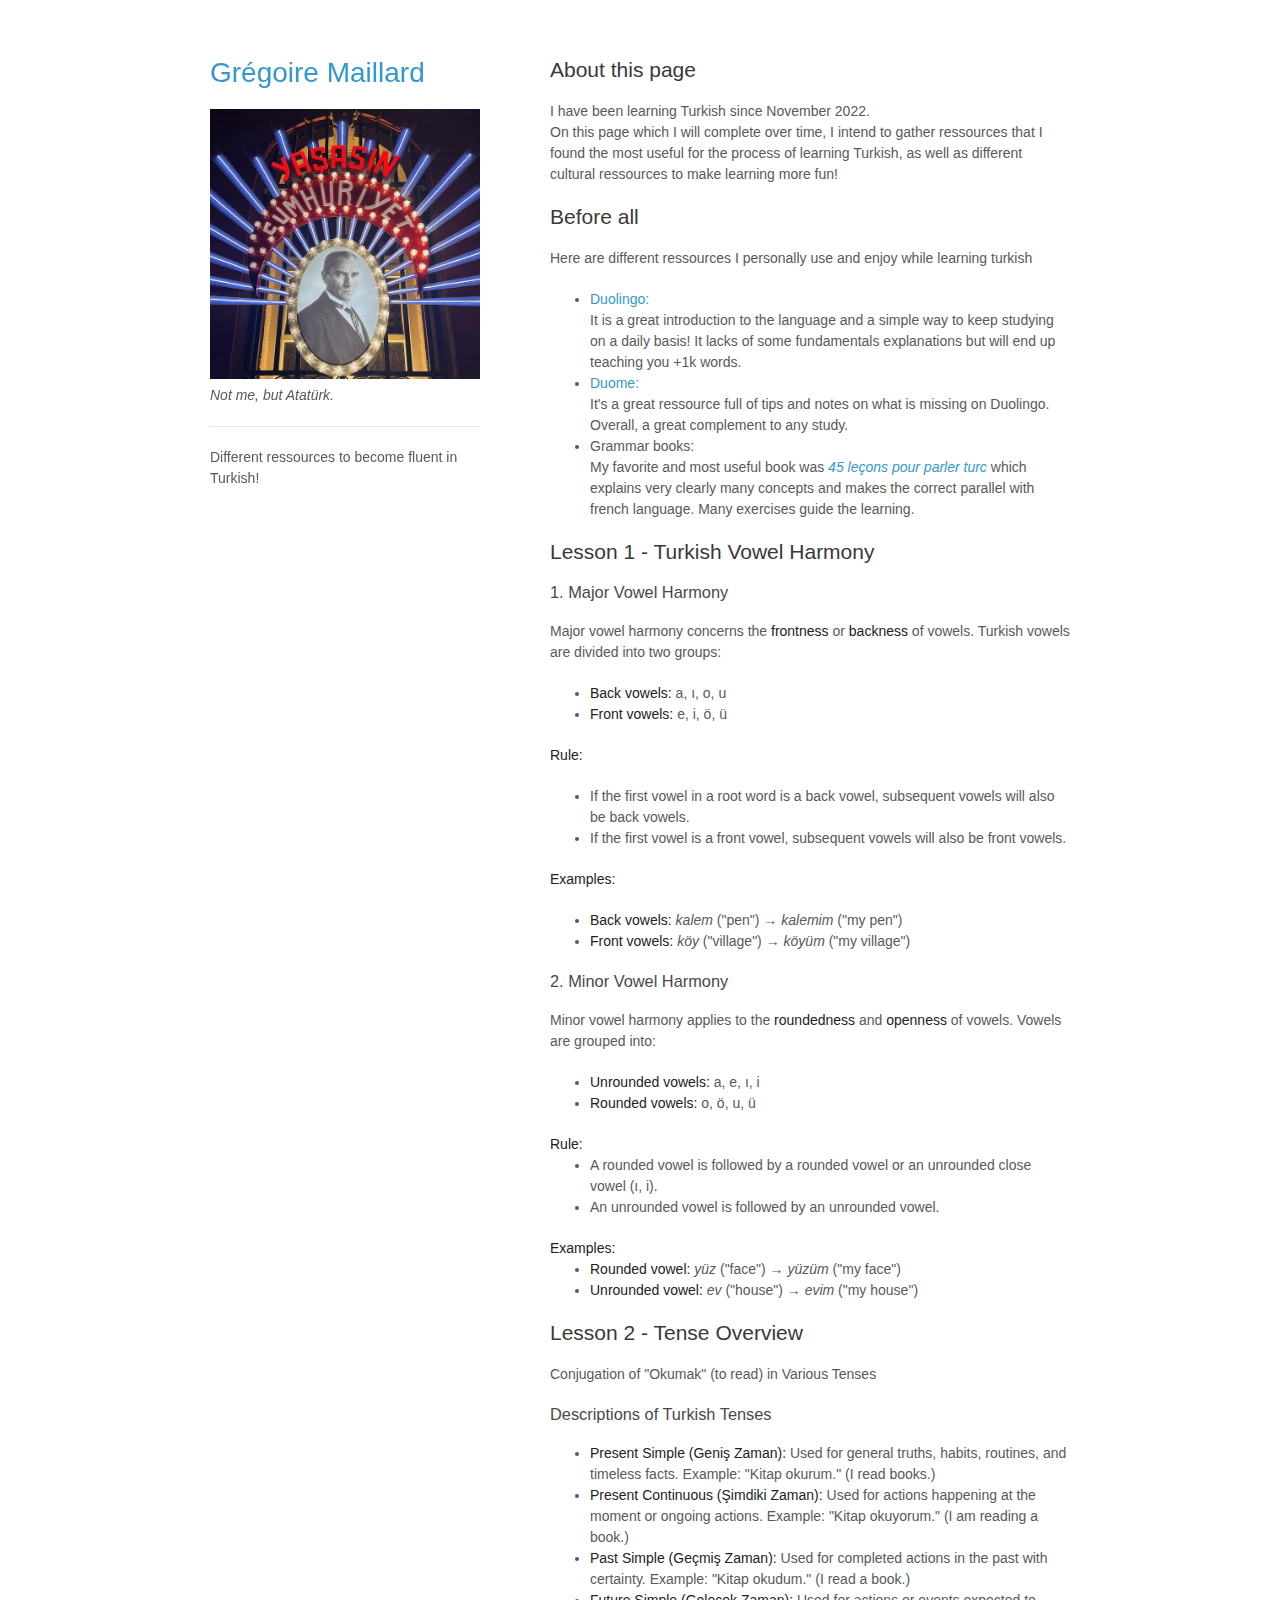
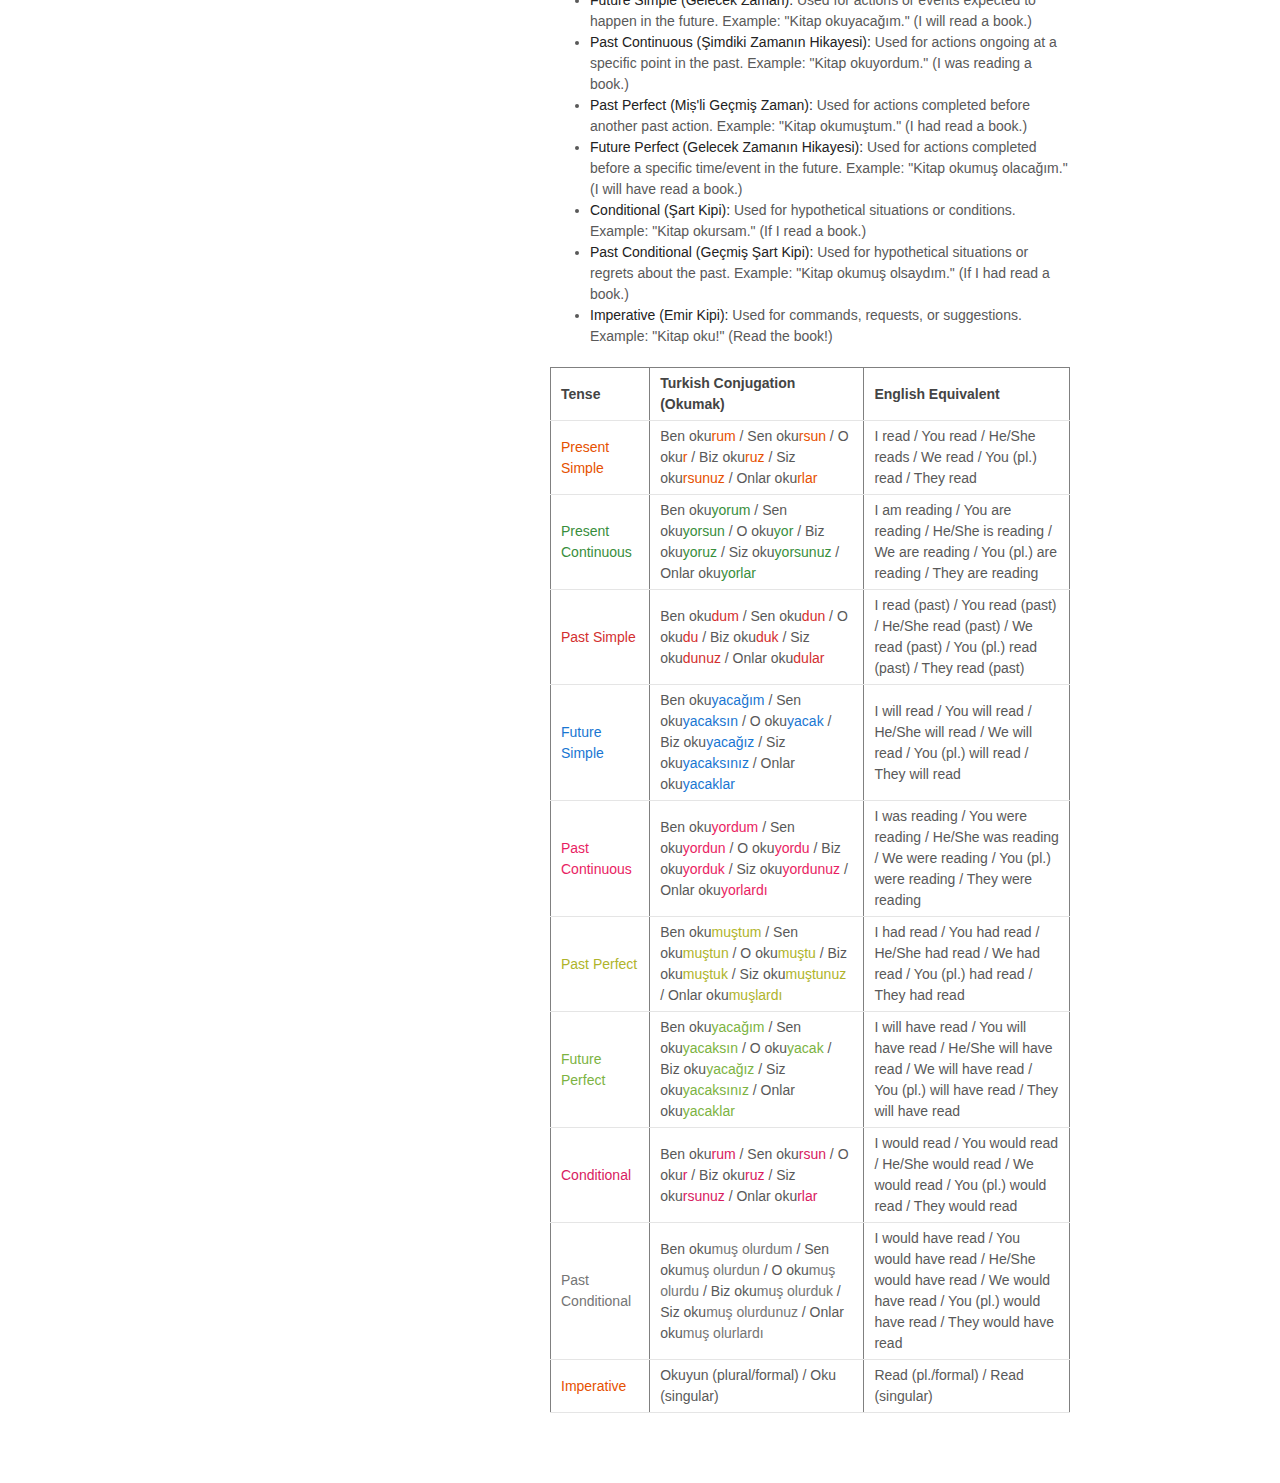
<file: learnturkish.html>
<!doctype html>
<html>
  <head>
<!-- Google tag (gtag.js) -->
<script async src="https://www.googletagmanager.com/gtag/js?id=G-HT8J8ZFYTB"></script>
<script>
  window.dataLayer = window.dataLayer || [];
  function gtag(){dataLayer.push(arguments);}
  gtag('js', new Date());

  gtag('config', 'G-HT8J8ZFYTB');
</script>
    <meta charset="utf-8">
    <meta http-equiv="X-UA-Compatible" content="chrome=1">
    <title>GM Learn Turkish</title>

    <link rel="stylesheet" href="stylesheets/styles.css">
    <link rel="stylesheet" href="stylesheets/pygment_trac.css">
    <meta name="viewport" content="width=device-width">
    <!--[if lt IE 9]>
    <script src="//html5shiv.googlecode.com/svn/trunk/html5.js"></script>
    <![endif]-->

  </head>
  <body>

    <div class="wrapper">
      <header>
        <h1> <a href=https://gregoiremaillard.com> Grégoire Maillard </a> </h1>
		<img src="/assets/img/ataturk.png" alt="Logo" />
        

        <p><i>Not me, but Atatürk.</i> <br> <hr/> Different ressources to become fluent in Turkish!</p>
        
		
        

        <p></p>
      </header>
      <section>

		<h2>About this page</h2>

		<p>I have been learning Turkish since November 2022. <br>
      On this page which I will complete over time, I intend to gather ressources that I found the most useful for the process of learning Turkish, as well as different cultural ressources to make learning more fun!<br> 
		</p>

		<h2>Before all</h2> 
    <p>Here are different ressources I personally use and enjoy while learning turkish</p>
    <ul>
      <li><a href="https://www.duolingo.com/profile/gregoire_mld">Duolingo:</a><br>It is a great introduction to the language and a simple way to keep studying on a daily basis! It lacks of some fundamentals explanations but will end up teaching you +1k words.</li>
      <li><a href="https://duome.eu/tips/en/tr"> Duome:</a> <br>It's a great ressource full of tips and notes on what is missing on Duolingo. Overall, a great complement to any study.</li>
      <li>Grammar books: <br>My favorite and most useful book was <a href="https://www.editions-ellipses.fr/accueil/5823-45-lecons-de-turc-avec-exercices-corriges-et-fichiers-audio-2e-edition-9782340018723.html?srsltid=AfmBOorVSrjgDywU1x6SNLnolRtOLi3lZZ0iJs5cPu6YUorOwrtewFZR"><i>45 leçons pour parler turc</i></a> which explains very clearly many concepts and makes the correct parallel with french language. Many exercises guide the learning.</li>
    </ul>
		<p></p>

	

    <h2>Lesson 1 - Turkish Vowel Harmony</h2>

    <h3>1. Major Vowel Harmony</h3>

    <p>Major vowel harmony concerns the <strong>frontness</strong> or <strong>backness</strong> of vowels. Turkish vowels are divided into two groups:</p>
    <ul>
        <li><strong>Back vowels:</strong> a, ı, o, u</li>
        <li><strong>Front vowels:</strong> e, i, ö, ü</li>
    </ul>
    <p><strong>Rule:</strong>
    <ul>
        <li>If the first vowel in a root word is a back vowel, subsequent vowels will also be back vowels.</li>
        <li>If the first vowel is a front vowel, subsequent vowels will also be front vowels.</li>
    </ul></p>
    <p><strong>Examples:</strong>
    <ul>
        <li><strong>Back vowels:</strong> <em>kalem</em> ("pen") → <em>kalemim</em> ("my pen")</li>
        <li><strong>Front vowels:</strong> <em>köy</em> ("village") → <em>köyüm</em> ("my village")</li>
    </ul></p>

    <h3>2. Minor Vowel Harmony</h3>
    <p>Minor vowel harmony applies to the <strong>roundedness</strong> and <strong>openness</strong> of vowels. Vowels are grouped into:<ul>
        <li><strong>Unrounded vowels:</strong> a, e, ı, i</li>
        <li><strong>Rounded vowels:</strong> o, ö, u, ü</li>
    </ul><strong>Rule:</strong> <ul>
        <li>A rounded vowel is followed by a rounded vowel or an unrounded close vowel (ı, i).</li>
        <li>An unrounded vowel is followed by an unrounded vowel.</li></ul>
    <strong>Examples:</strong><ul>
        <li><strong>Rounded vowel:</strong> <em>yüz</em> ("face") → <em>yüzüm</em> ("my face")</li>
        <li><strong>Unrounded vowel:</strong> <em>ev</em> ("house") → <em>evim</em> ("my house")</li></ul> </p>

        <h2>Lesson 2 - Tense Overview</h2>       

        <p>Conjugation of "Okumak" (to read) in Various Tenses</p>
        <table border="1" cellspacing="0" cellpadding="8" style="width:100%; border-collapse: collapse;">
            <thead>
                <tr>
                    <th>Tense</th>
                    <th>Turkish Conjugation (Okumak)</th>
                    <th>English Equivalent</th>
                </tr>
            </thead>
            <tbody>
              <tr>
                  <td><strong style="color: #e65100;">Present Simple</strong></td>
                  <td>Ben oku<span style="color: #e65100;">rum</span> / Sen oku<span style="color: #e65100;">rsun</span> / O oku<span style="color: #e65100;">r</span> / Biz oku<span style="color: #e65100;">ruz</span> / Siz oku<span style="color: #e65100;">rsunuz</span> / Onlar oku<span style="color: #e65100;">rlar</span></td>
                  <td>I read / You read / He/She reads / We read / You (pl.) read / They read</td>
              </tr>
              <tr>
                  <td><strong style="color: #388e3c;">Present Continuous</strong></td>
                  <td>Ben oku<span style="color: #388e3c;">yorum</span> / Sen oku<span style="color: #388e3c;">yorsun</span> / O oku<span style="color: #388e3c;">yor</span> / Biz oku<span style="color: #388e3c;">yoruz</span> / Siz oku<span style="color: #388e3c;">yorsunuz</span> / Onlar oku<span style="color: #388e3c;">yorlar</span></td>
                  <td>I am reading / You are reading / He/She is reading / We are reading / You (pl.) are reading / They are reading</td>
              </tr>
              <tr>
                  <td><strong style="color: #d32f2f;">Past Simple</strong></td>
                  <td>Ben oku<span style="color: #d32f2f;">dum</span> / Sen oku<span style="color: #d32f2f;">dun</span> / O oku<span style="color: #d32f2f;">du</span> / Biz oku<span style="color: #d32f2f;">duk</span> / Siz oku<span style="color: #d32f2f;">dunuz</span> / Onlar oku<span style="color: #d32f2f;">dular</span></td>
                  <td>I read (past) / You read (past) / He/She read (past) / We read (past) / You (pl.) read (past) / They read (past)</td>
              </tr>
              <tr>
                  <td><strong style="color: #1976d2;">Future Simple</strong></td>
                  <td>Ben oku<span style="color: #1976d2;">yacağım</span> / Sen oku<span style="color: #1976d2;">yacaksın</span> / O oku<span style="color: #1976d2;">yacak</span> / Biz oku<span style="color: #1976d2;">yacağız</span> / Siz oku<span style="color: #1976d2;">yacaksınız</span> / Onlar oku<span style="color: #1976d2;">yacaklar</span></td>
                  <td>I will read / You will read / He/She will read / We will read / You (pl.) will read / They will read</td>
              </tr>
              <tr>
                  <td><strong style="color: #e91e63;">Past Continuous</strong></td>
                  <td>Ben oku<span style="color: #e91e63;">yordum</span> / Sen oku<span style="color: #e91e63;">yordun</span> / O oku<span style="color: #e91e63;">yordu</span> / Biz oku<span style="color: #e91e63;">yorduk</span> / Siz oku<span style="color: #e91e63;">yordunuz</span> / Onlar oku<span style="color: #e91e63;">yorlardı</span></td>
                  <td>I was reading / You were reading / He/She was reading / We were reading / You (pl.) were reading / They were reading</td>
              </tr>
              <tr>
                  <td><strong style="color: #afb42b;">Past Perfect</strong></td>
                  <td>Ben oku<span style="color: #afb42b;">muştum</span> / Sen oku<span style="color: #afb42b;">muştun</span> / O oku<span style="color: #afb42b;">muştu</span> / Biz oku<span style="color: #afb42b;">muştuk</span> / Siz oku<span style="color: #afb42b;">muştunuz</span> / Onlar oku<span style="color: #afb42b;">muşlardı</span></td>
                  <td>I had read / You had read / He/She had read / We had read / You (pl.) had read / They had read</td>
              </tr>
              <tr>
                  <td><strong style="color: #7cb342;">Future Perfect</strong></td>
                  <td>Ben oku<span style="color: #7cb342;">yacağım</span> / Sen oku<span style="color: #7cb342;">yacaksın</span> / O oku<span style="color: #7cb342;">yacak</span> / Biz oku<span style="color: #7cb342;">yacağız</span> / Siz oku<span style="color: #7cb342;">yacaksınız</span> / Onlar oku<span style="color: #7cb342;">yacaklar</span></td>
                  <td>I will have read / You will have read / He/She will have read / We will have read / You (pl.) will have read / They will have read</td>
              </tr>
              <tr>
                  <td><strong style="color: #d81b60;">Conditional</strong></td>
                  <td>Ben oku<span style="color: #d81b60;">rum</span> / Sen oku<span style="color: #d81b60;">rsun</span> / O oku<span style="color: #d81b60;">r</span> / Biz oku<span style="color: #d81b60;">ruz</span> / Siz oku<span style="color: #d81b60;">rsunuz</span> / Onlar oku<span style="color: #d81b60;">rlar</span></td>
                  <td>I would read / You would read / He/She would read / We would read / You (pl.) would read / They would read</td>
              </tr>
              <tr>
                  <td><strong style="color: #757575;">Past Conditional</strong></td>
                  <td>Ben oku<span style="color: #757575;">muş olurdum</span> / Sen oku<span style="color: #757575;">muş olurdun</span> / O oku<span style="color: #757575;">muş olurdu</span> / Biz oku<span style="color: #757575;">muş olurduk</span> / Siz oku<span style="color: #757575;">muş olurdunuz</span> / Onlar oku<span style="color: #757575;">muş olurlardı</span></td>
                  <td>I would have read / You would have read / He/She would have read / We would have read / You (pl.) would have read / They would have read</td>
              </tr>
              <tr>
                  <td><strong style="color: #e65100;">Imperative</strong></td>
                  <td>Okuyun (plural/formal) / Oku (singular)</td>
                  <td>Read (pl./formal) / Read (singular)</td>
              </tr>
          </tbody>
            
          <h3>Descriptions of Turkish Tenses</h3>
    <ul>
        <li><strong>Present Simple (Geniş Zaman):</strong> Used for general truths, habits, routines, and timeless facts. Example: "Kitap okurum." (I read books.)</li>
        <li><strong>Present Continuous (Şimdiki Zaman):</strong> Used for actions happening at the moment or ongoing actions. Example: "Kitap okuyorum." (I am reading a book.)</li>
        <li><strong>Past Simple (Geçmiş Zaman):</strong> Used for completed actions in the past with certainty. Example: "Kitap okudum." (I read a book.)</li>
        <li><strong>Future Simple (Gelecek Zaman):</strong> Used for actions or events expected to happen in the future. Example: "Kitap okuyacağım." (I will read a book.)</li>
        <li><strong>Past Continuous (Şimdiki Zamanın Hikayesi):</strong> Used for actions ongoing at a specific point in the past. Example: "Kitap okuyordum." (I was reading a book.)</li>
        <li><strong>Past Perfect (Miș'li Geçmiş Zaman):</strong> Used for actions completed before another past action. Example: "Kitap okumuştum." (I had read a book.)</li>
        <li><strong>Future Perfect (Gelecek Zamanın Hikayesi):</strong> Used for actions completed before a specific time/event in the future. Example: "Kitap okumuş olacağım." (I will have read a book.)</li>
        <li><strong>Conditional (Şart Kipi):</strong> Used for hypothetical situations or conditions. Example: "Kitap okursam." (If I read a book.)</li>
        <li><strong>Past Conditional (Geçmiş Şart Kipi):</strong> Used for hypothetical situations or regrets about the past. Example: "Kitap okumuş olsaydım." (If I had read a book.)</li>
        <li><strong>Imperative (Emir Kipi):</strong> Used for commands, requests, or suggestions. Example: "Kitap oku!" (Read the book!)</li>
    </ul>

      </section>
      <footer>
        
      </footer>
    </div>
    <script src="javascripts/scale.fix.js"></script>
  </body>
</html>
</file>
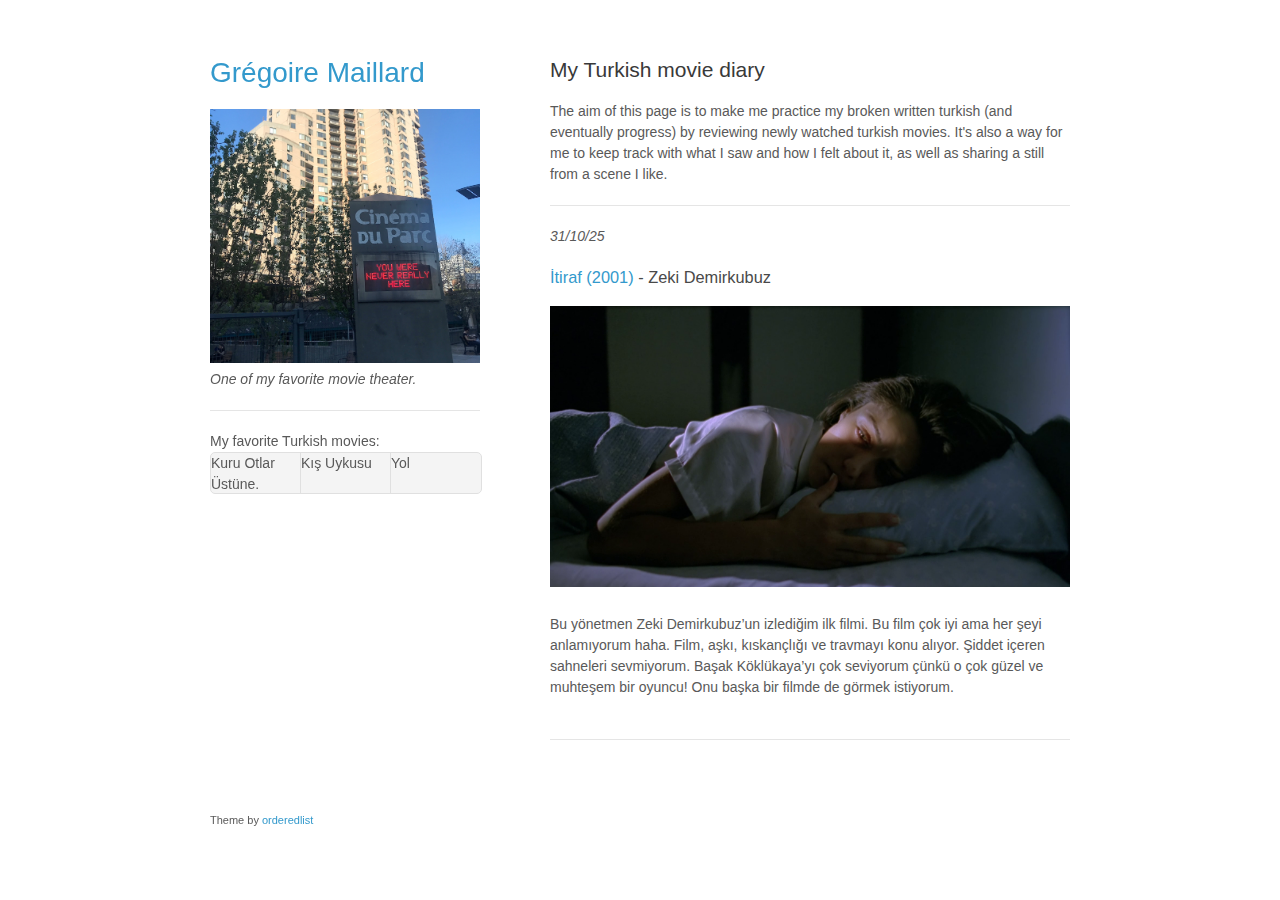
<file: movie.html>
<!doctype html>
<html>
  <head>
<!-- Google tag (gtag.js) -->
<script async src="https://www.googletagmanager.com/gtag/js?id=G-HT8J8ZFYTB"></script>
<script>
  window.dataLayer = window.dataLayer || [];
  function gtag(){dataLayer.push(arguments);}
  gtag('js', new Date());

  gtag('config', 'G-HT8J8ZFYTB');
</script>
    <meta charset="utf-8">
    <meta http-equiv="X-UA-Compatible" content="chrome=1">
    <title>Expend my literary world</title>

    <link rel="stylesheet" href="stylesheets/styles.css">
    <link rel="stylesheet" href="stylesheets/pygment_trac.css">
    <meta name="viewport" content="width=device-width">
    <!--[if lt IE 9]>
    <script src="//html5shiv.googlecode.com/svn/trunk/html5.js"></script>
    <![endif]-->

  </head>
  <body>

    <div class="wrapper">
      <header>
        <h1> <a href=https://gregoiremaillard.com> Grégoire Maillard </a> </h1>
		<img src="/assets/img/movie_main2.png" alt="Logo" />
        

        <p><i>One of my favorite movie theater.</i> <br><hr/> My favorite Turkish movies: <ul>
      <li>Kuru Otlar Üstüne.</li>
      <li>Kış Uykusu</li>
      <li>Yol</li>
    </ul></p>  

        <p></p>
      </header>
      <section>
 <h2> My Turkish movie diary</h2>  
        The aim of this page is to make me practice my broken written turkish (and eventually progress) by reviewing newly watched turkish movies.
        It's also a way for me to keep track with what I saw and how I felt about it, as well as sharing a still from a scene I like.


        <p><hr/> </p>
        <i> 31/10/25 </i>
        <br /> <br /> 
        <h3><a href=https://letterboxd.com/film/the-confession-2001-1/>İtiraf (2001)</a> - Zeki Demirkubuz</h3> 
    
        <p>
          <img src="/assets/img/movie_1.png" alt="Itiraf" />
<br />    <br /> 
Bu yönetmen Zeki Demirkubuz’un izlediğim ilk filmi. Bu film çok iyi ama her şeyi anlamıyorum haha. Film, aşkı, kıskançlığı ve travmayı konu alıyor. Şiddet içeren sahneleri sevmiyorum. Başak Köklükaya’yı çok seviyorum çünkü o çok güzel ve muhteşem bir oyuncu! Onu başka bir filmde de görmek istiyorum.
<br />    <br /> 


              <p><hr/> </p>


	



      </section>
      <footer>
        <p><small>Theme by <a href="https://github.com/orderedlist">orderedlist</a></small></p>
      </footer>
    </div>
    <script src="javascripts/scale.fix.js"></script>
  </body>
</html>
</file>
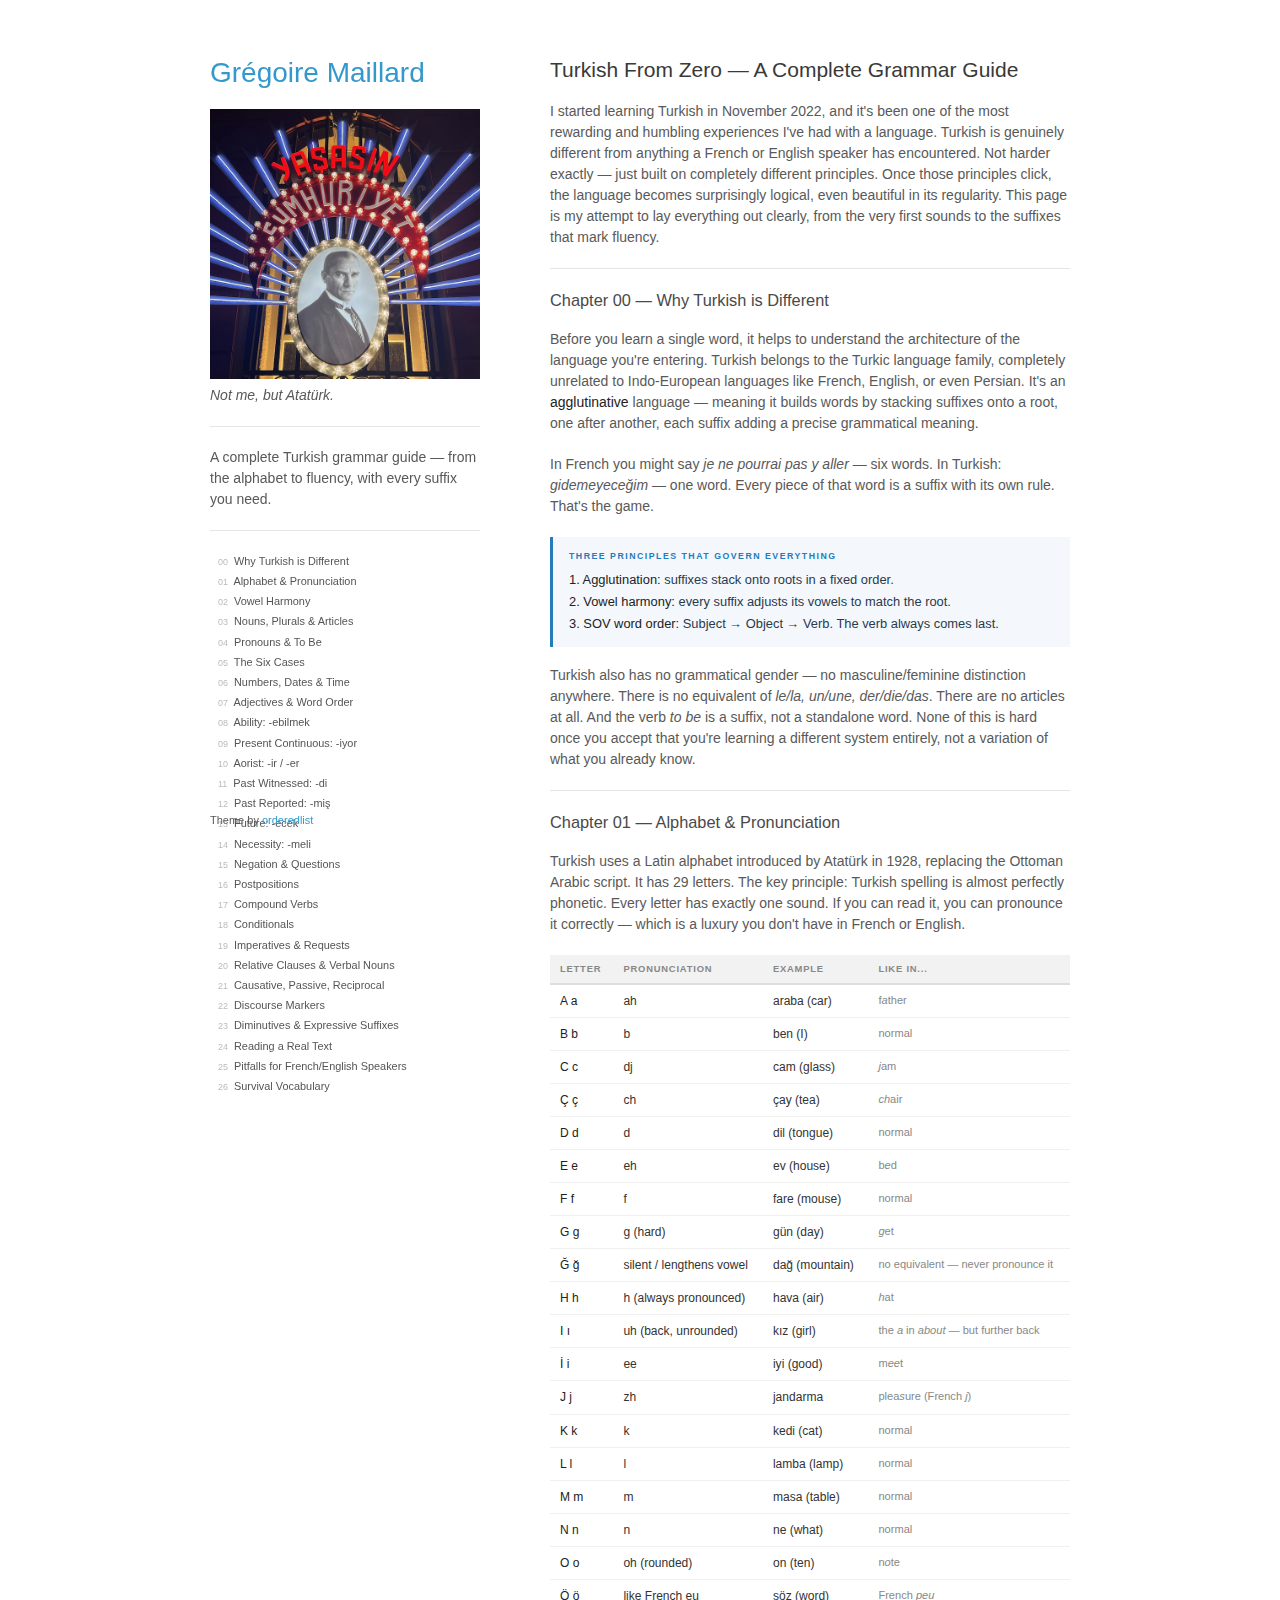
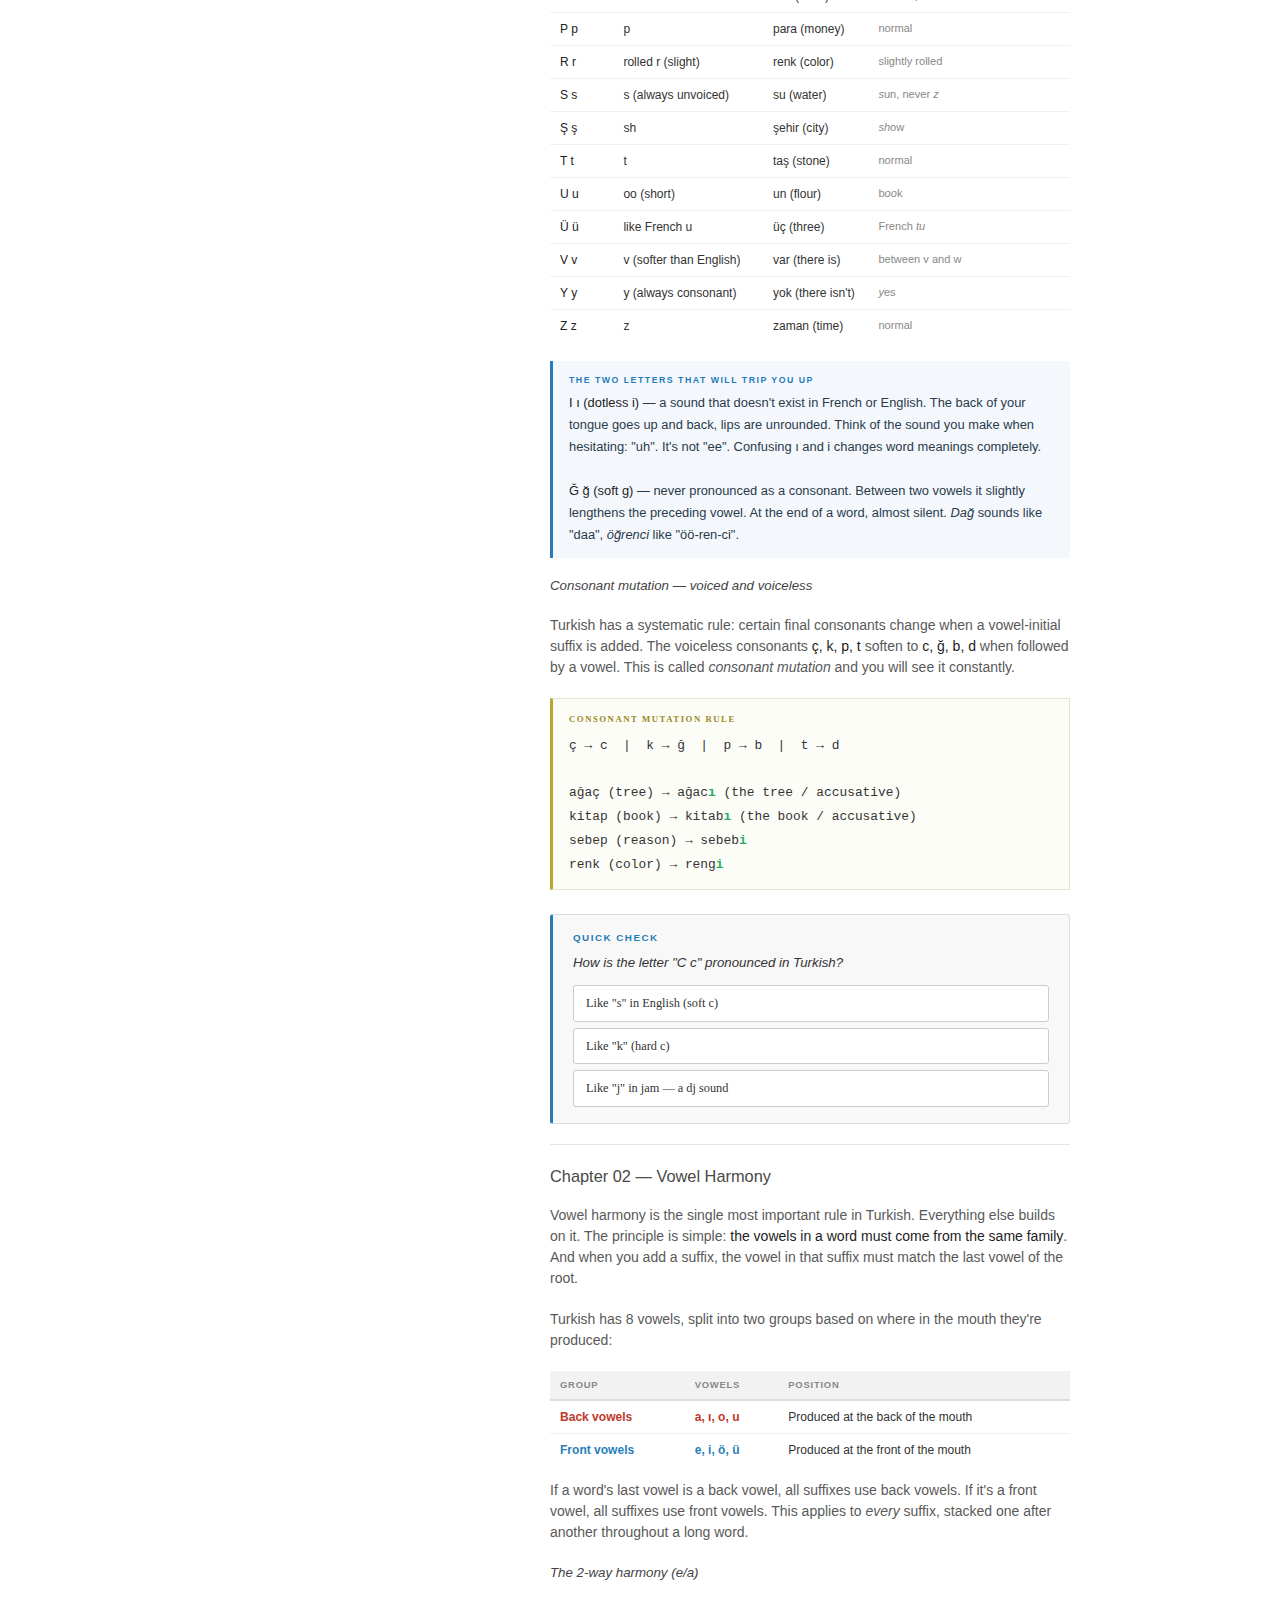
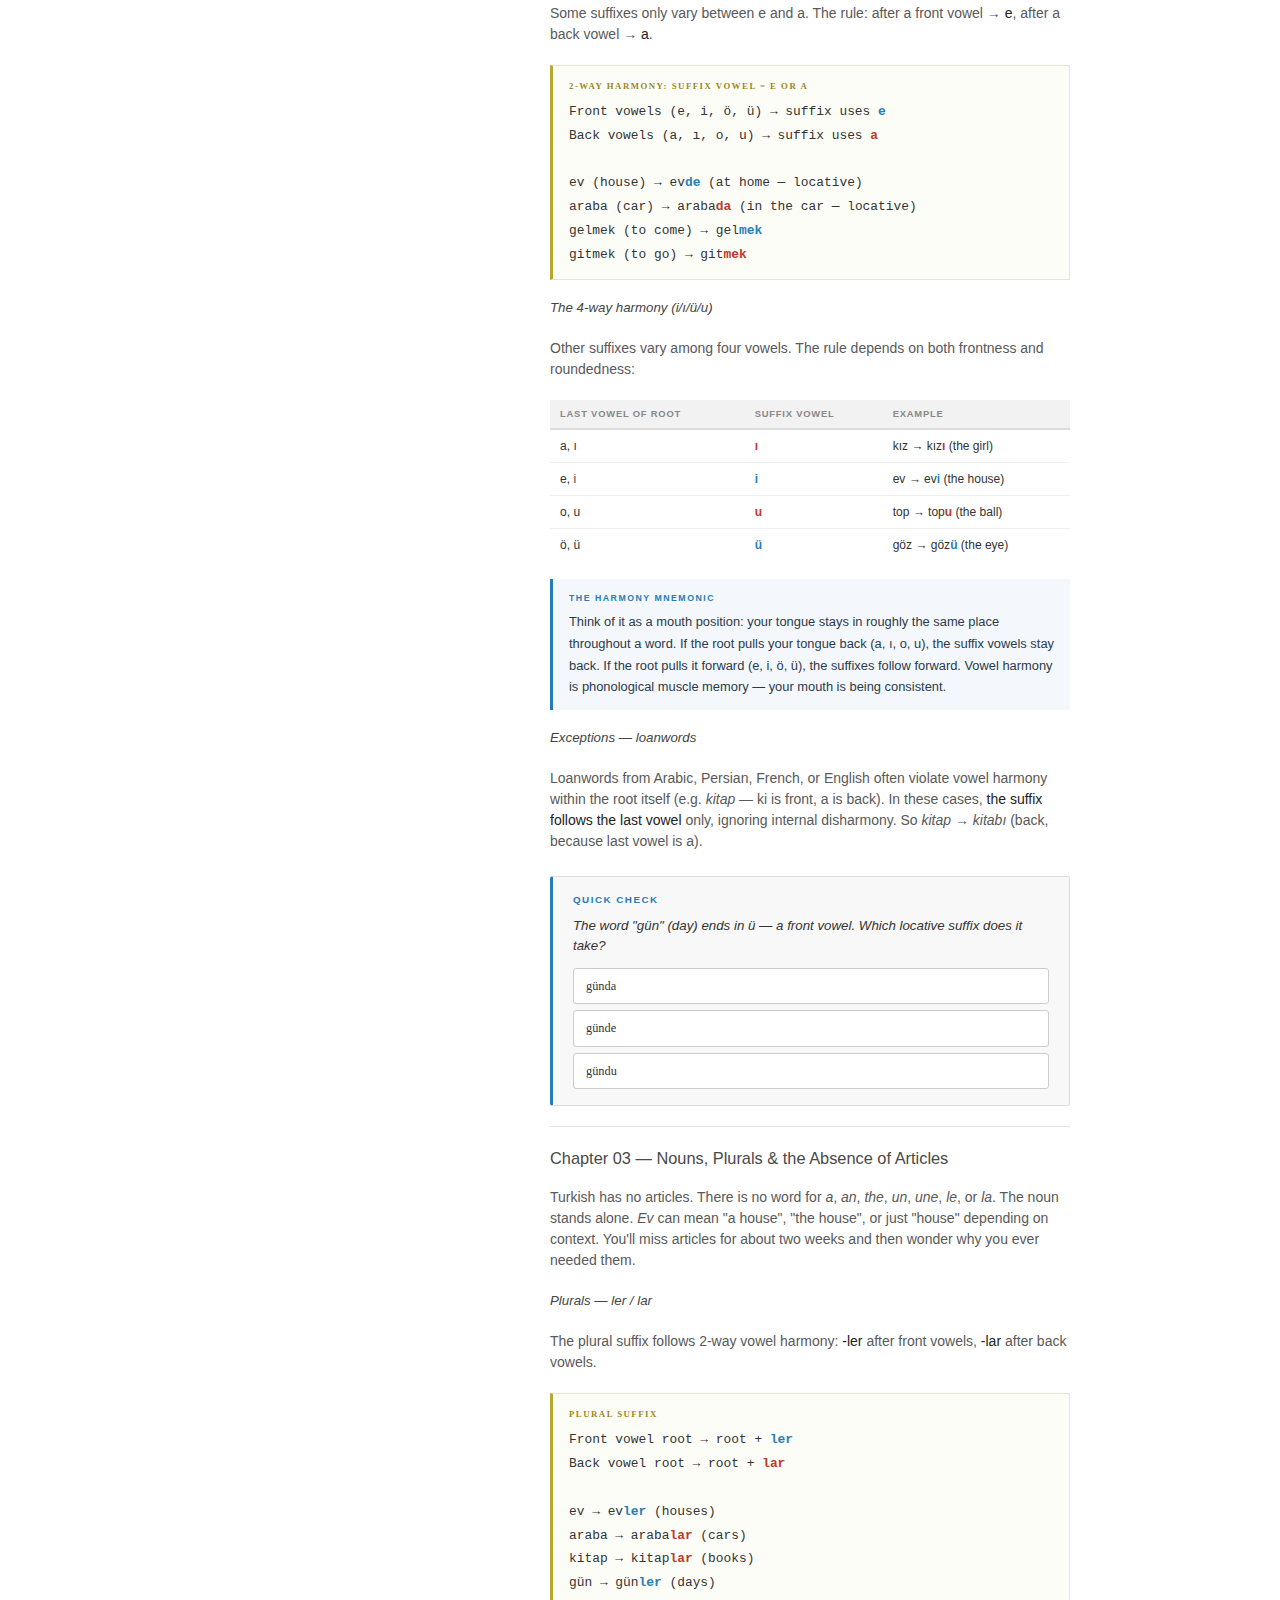
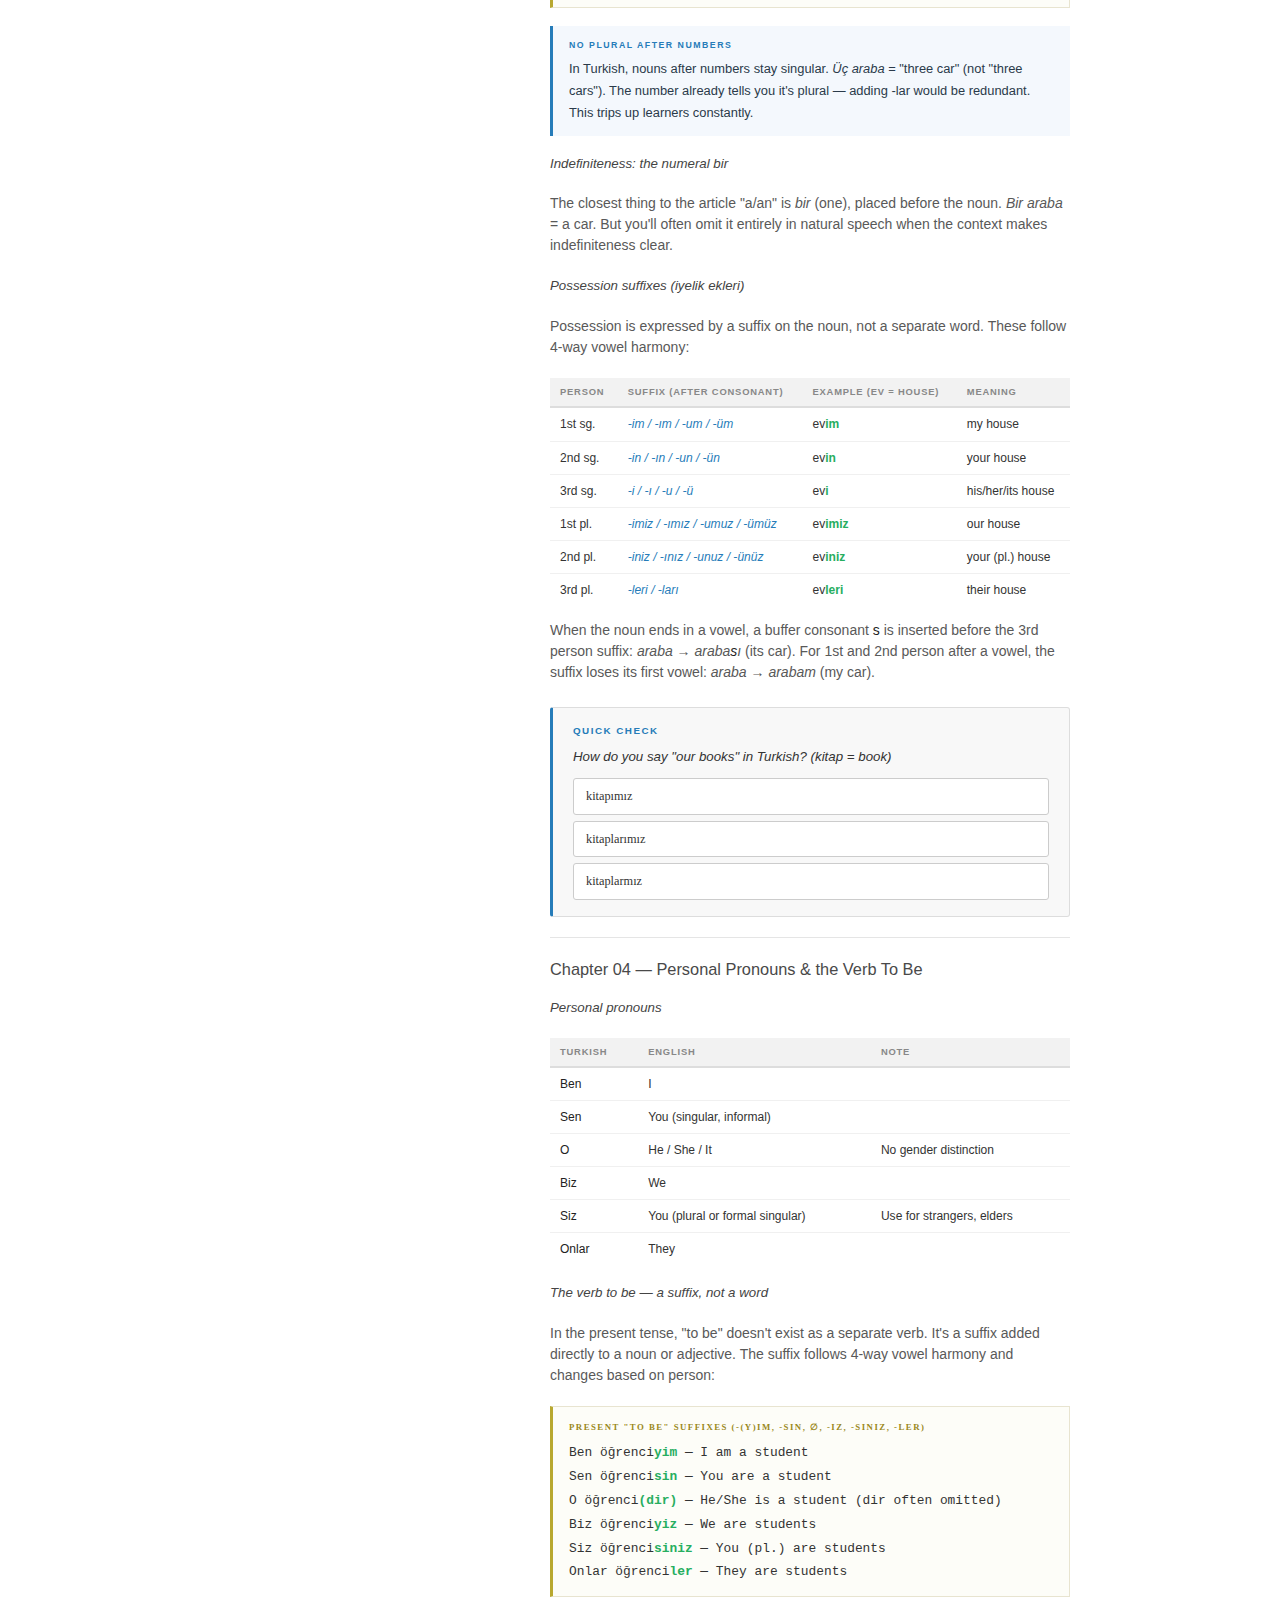
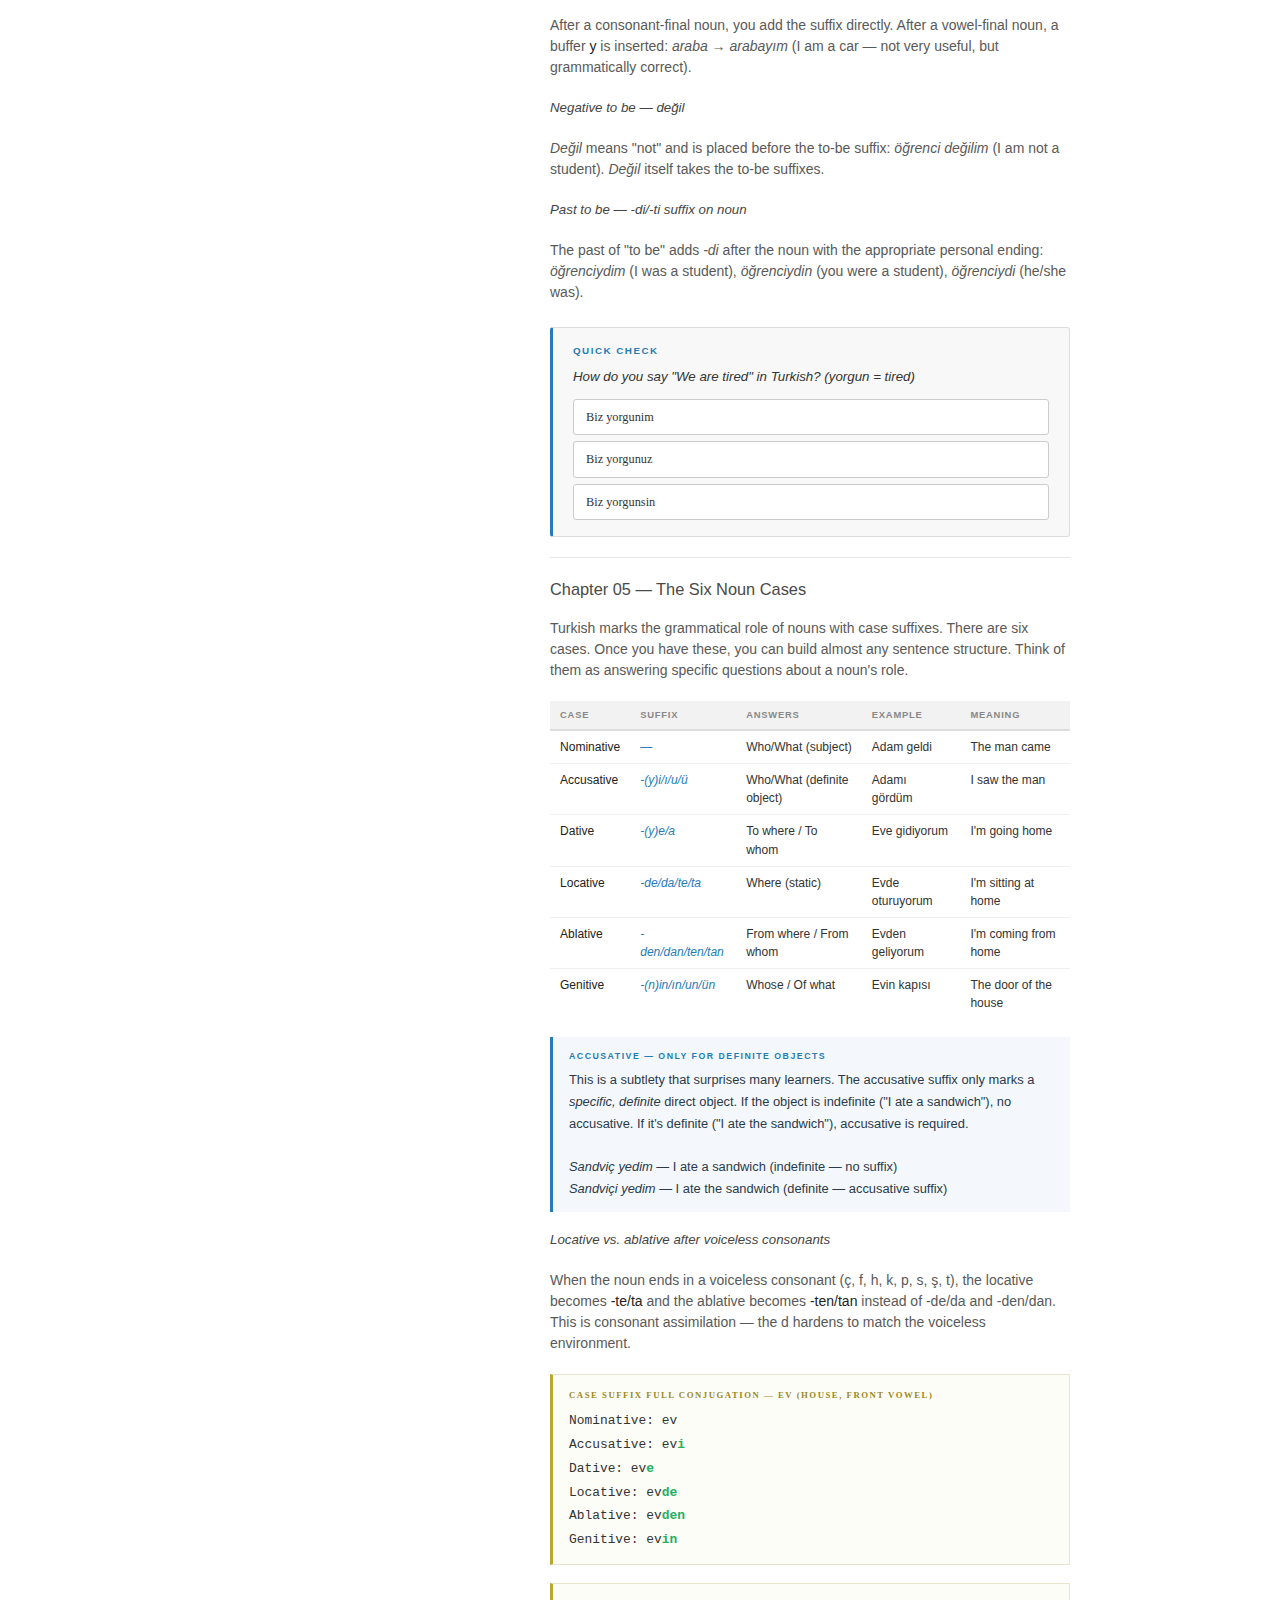
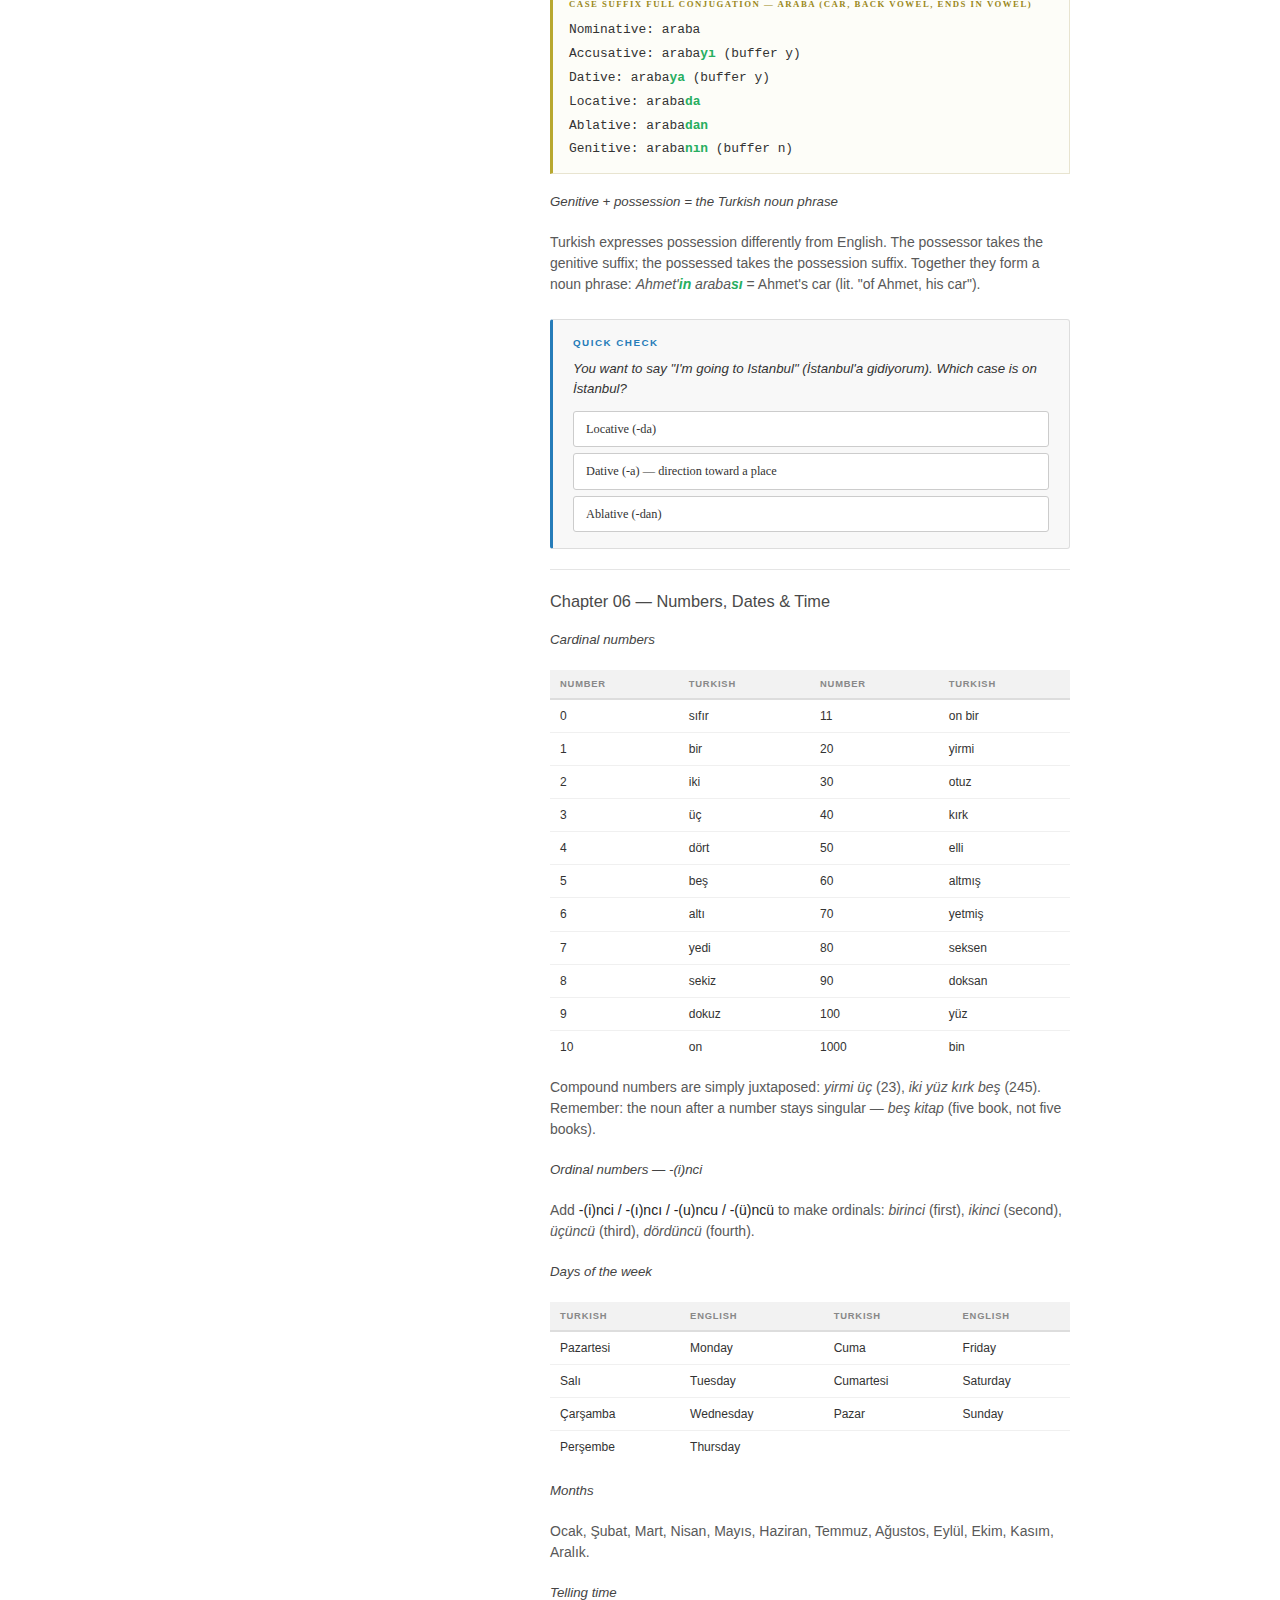
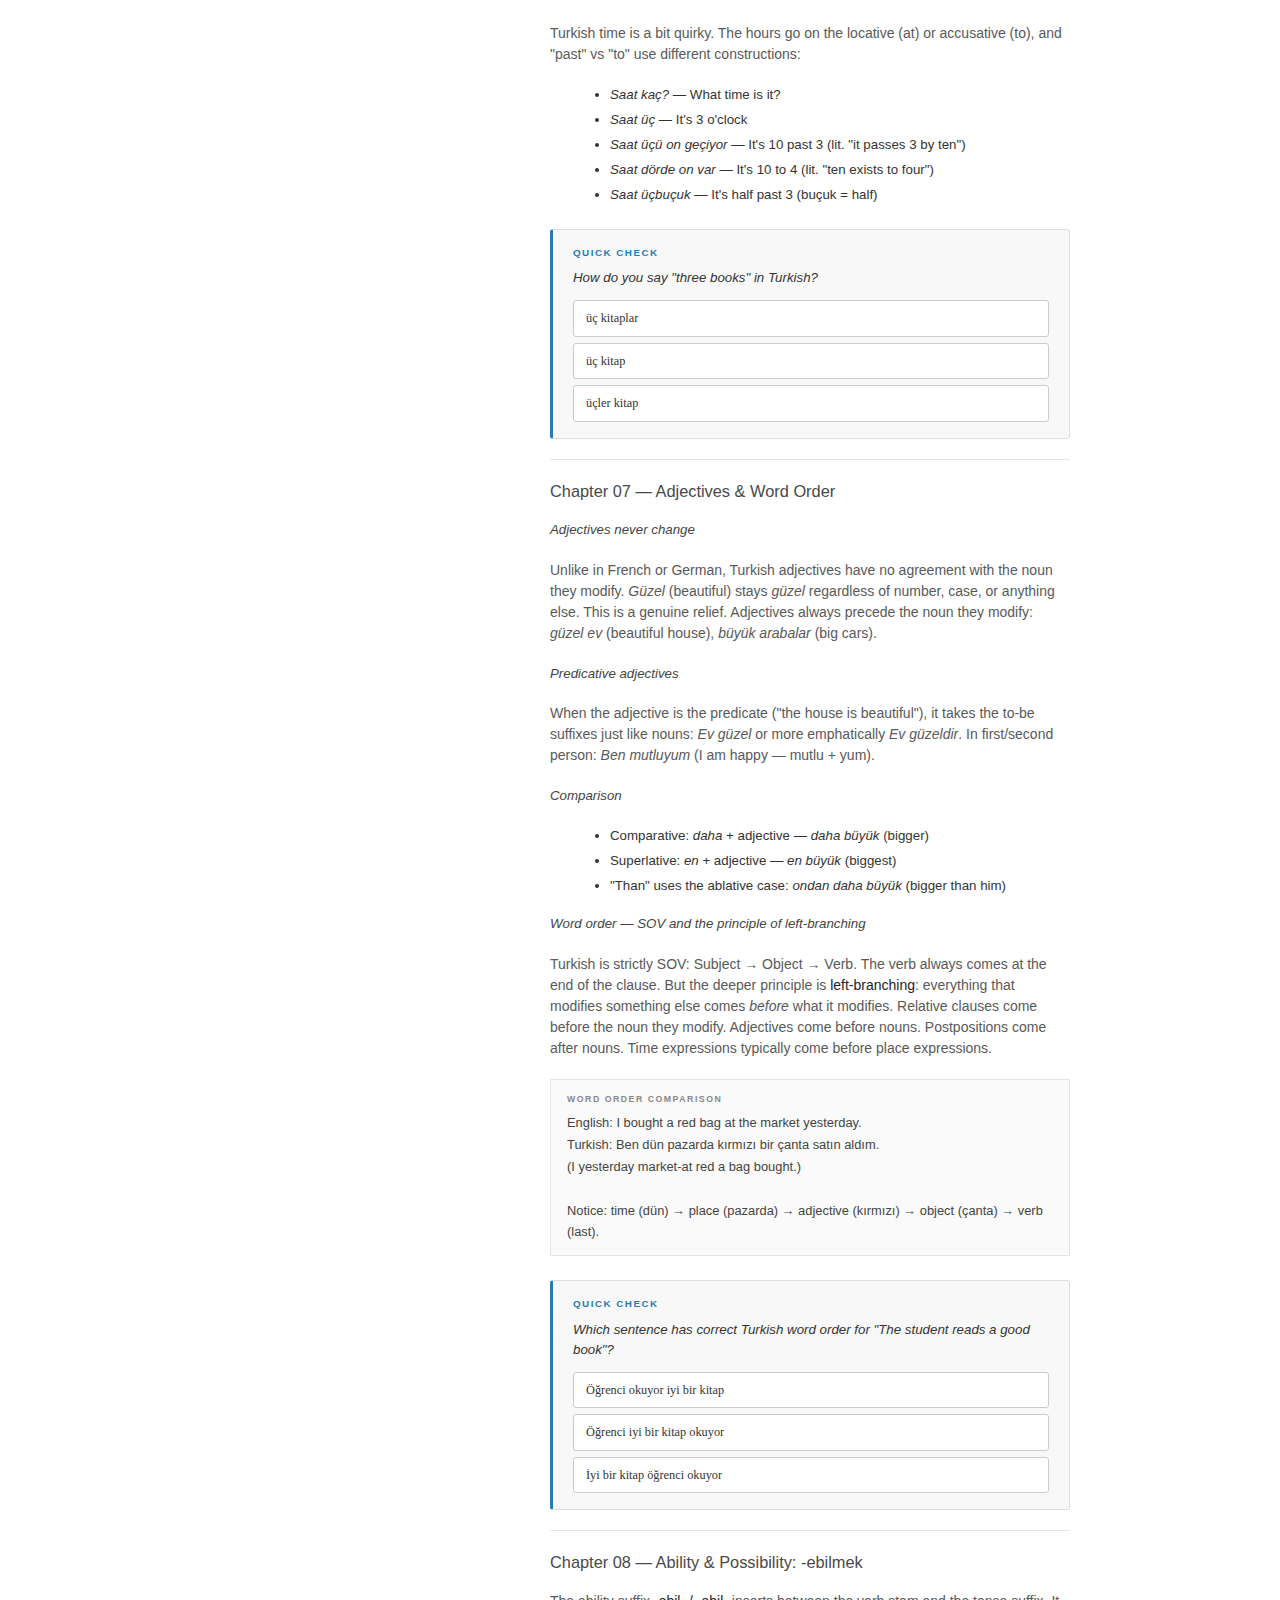
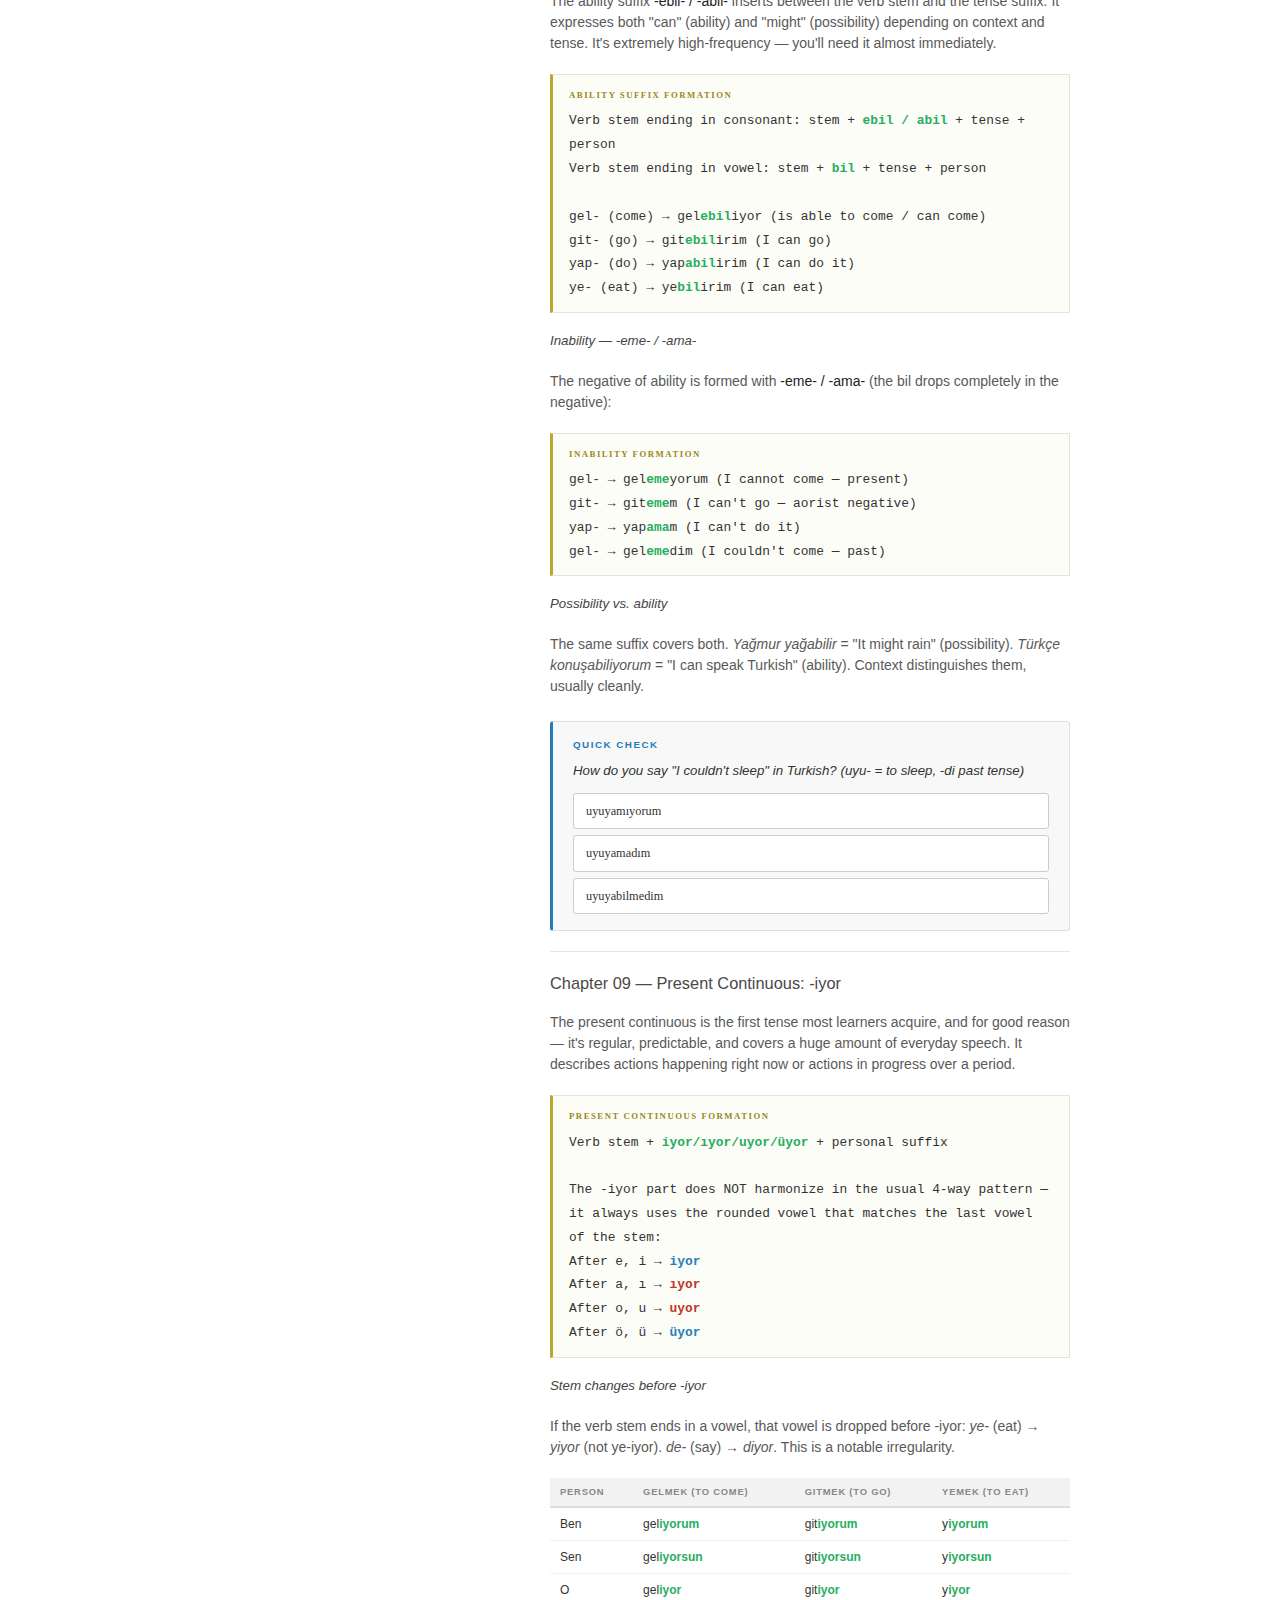
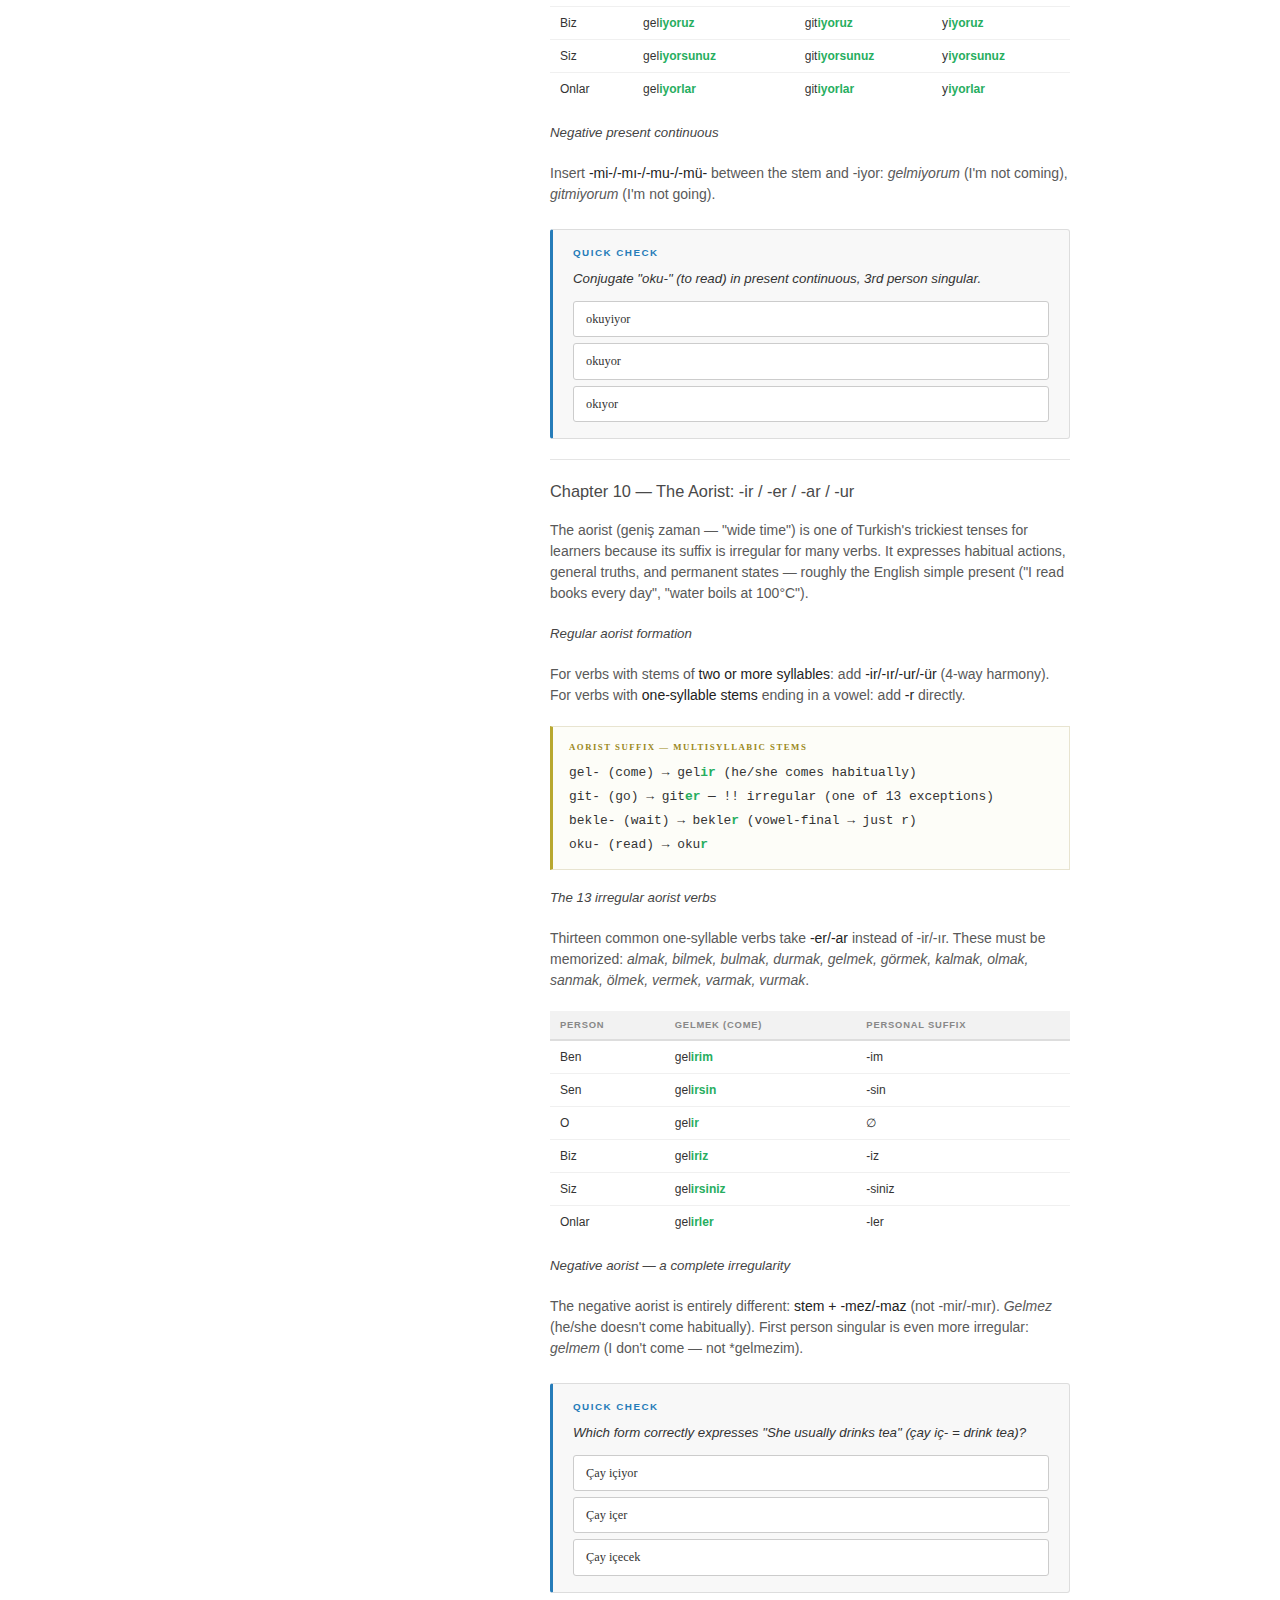
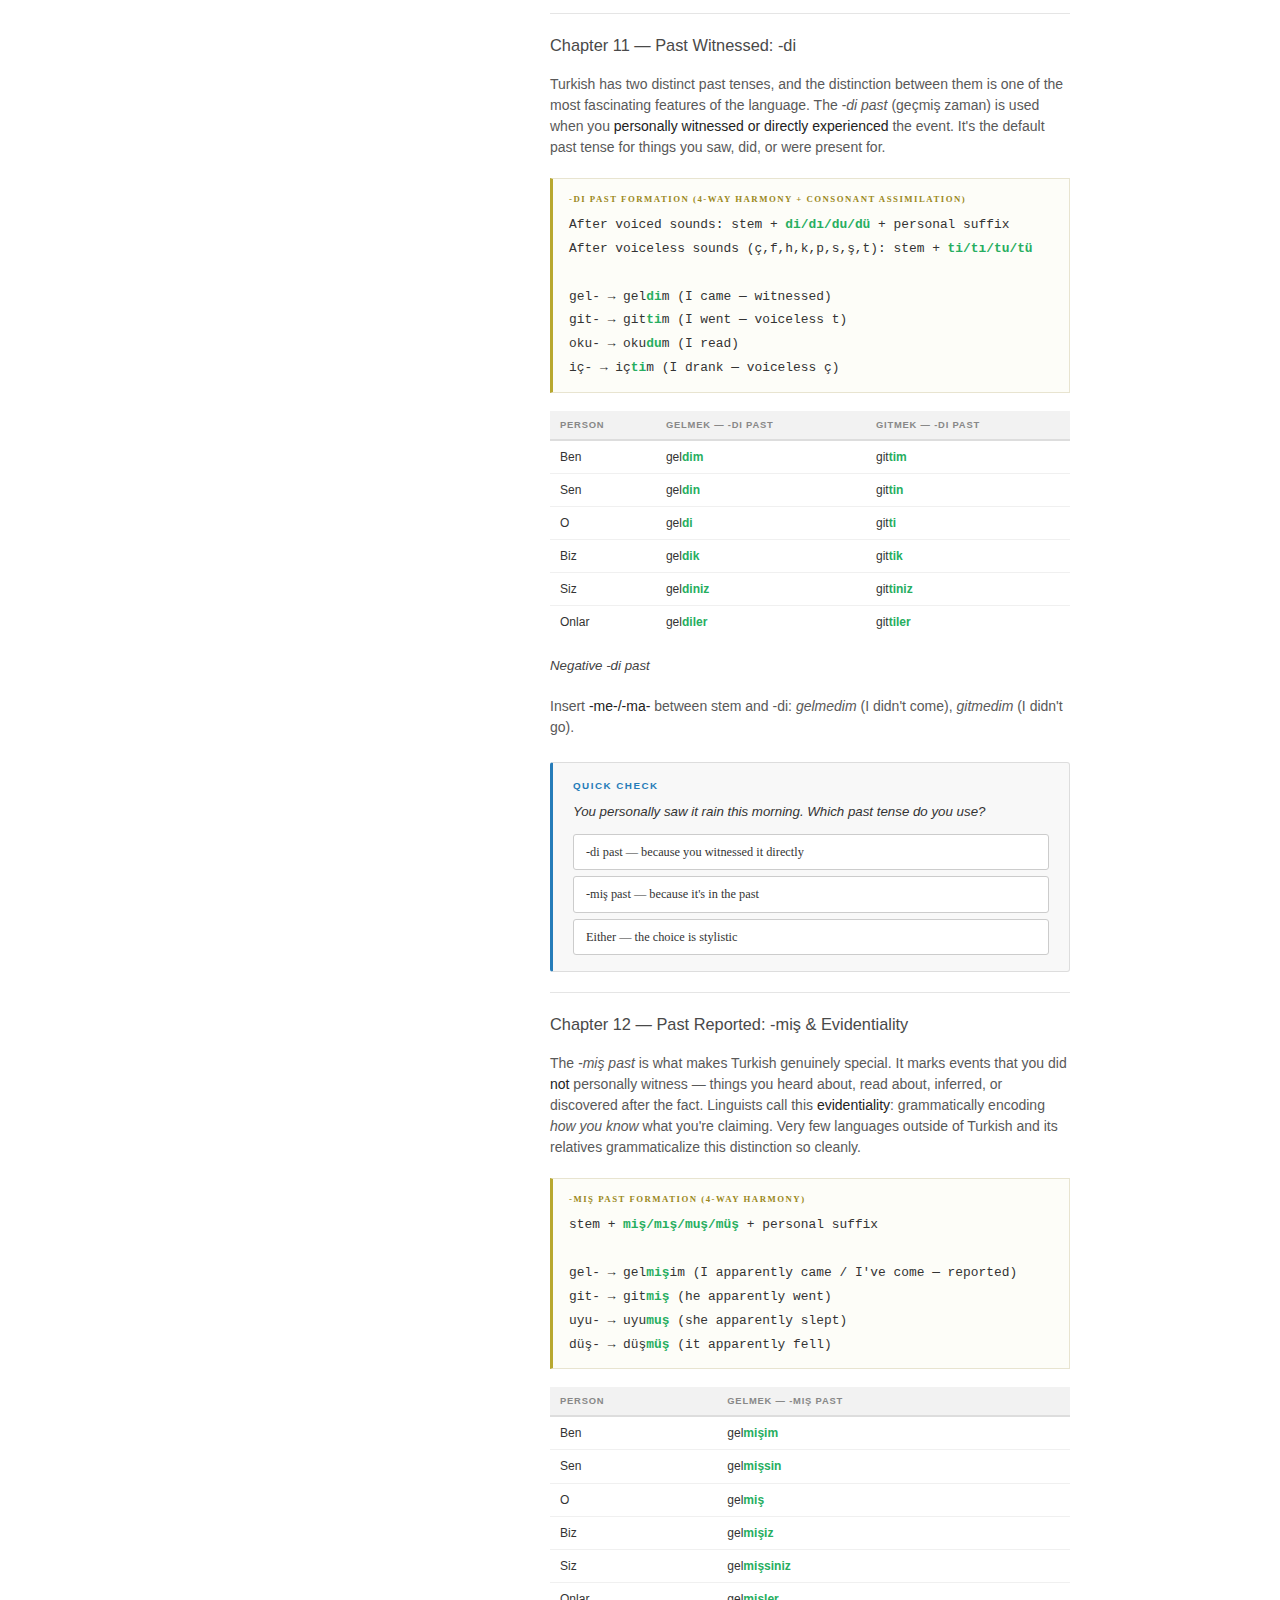
<file: turkish101.html>
<!doctype html>
<html>
  <head>
<script async src="https://www.googletagmanager.com/gtag/js?id=G-HT8J8ZFYTB"></script>
<script>
  window.dataLayer = window.dataLayer || [];
  function gtag(){dataLayer.push(arguments);}
  gtag('js', new Date());
  gtag('config', 'G-HT8J8ZFYTB');
</script>
    <meta charset="utf-8">
    <meta http-equiv="X-UA-Compatible" content="chrome=1">
    <title>Turkish From Zero — A Complete Grammar Guide</title>
    <link rel="stylesheet" href="stylesheets/styles.css">
    <link rel="stylesheet" href="stylesheets/pygment_trac.css">
    <meta name="viewport" content="width=device-width">
    <style>
      /* ── Quiz ── */
      .quiz {
        background: #f8f8f8;
        border: 1px solid #ddd;
        border-left: 3px solid #267CB9;
        border-radius: 3px;
        padding: 16px 20px 14px;
        margin: 24px 0 8px;
      }
      .quiz-label {
        font-size: 0.7em;
        text-transform: uppercase;
        letter-spacing: 1.5px;
        color: #267CB9;
        font-weight: bold;
        margin-bottom: 8px;
      }
      .quiz-q {
        font-style: italic;
        margin-bottom: 12px;
        font-size: 0.95em;
        color: #333;
      }
      .quiz-opts { display: flex; flex-direction: column; gap: 6px; margin-bottom: 2px; }
      .quiz-btn {
        background: #fff;
        border: 1px solid #ccc;
        border-radius: 3px;
        padding: 8px 12px;
        font-size: 0.88em;
        cursor: pointer;
        text-align: left;
        color: #333;
        transition: border-color 0.15s, background 0.15s;
        font-family: Georgia, serif;
        line-height: 1.5;
      }
      .quiz-btn:hover:not(:disabled) { border-color: #267CB9; background: #f0f6fc; color: #267CB9; }
      .quiz-btn.correct { background: #eaf5ea; border-color: #3a7a3a; color: #1a4d1a; }
      .quiz-btn.wrong   { background: #fdf0f0; border-color: #c0392b; color: #7a1a1a; }
      .quiz-btn:disabled { cursor: default; opacity: 0.6; }
      .quiz-btn.correct:disabled, .quiz-btn.wrong:disabled { opacity: 1; }
      .quiz-feedback {
        display: none;
        margin-top: 10px;
        padding: 8px 12px;
        border-radius: 3px;
        font-size: 0.86em;
        line-height: 1.5;
        font-family: Georgia, serif;
      }
      .quiz-feedback.show { display: block; }
      .quiz-feedback.ok  { background: #eaf5ea; color: #1a4d1a; }
      .quiz-feedback.bad { background: #fef9ec; color: #7a4f00; }
      .quiz-reset {
        display: none;
        margin-top: 8px;
        font-size: 0.78em;
        color: #999;
        background: none;
        border: none;
        cursor: pointer;
        text-decoration: underline;
        padding: 0;
        font-family: Georgia, serif;
      }
      .quiz-reset.show { display: inline; }

      /* ── Sidebar nav ── */
      .chapter-nav { margin-top: 4px; font-size: 0.78em; line-height: 1.85; }
      .chapter-nav a {
        display: block;
        color: #555;
        text-decoration: none;
        padding-left: 6px;
        border-left: 2px solid transparent;
        transition: all 0.15s;
      }
      .chapter-nav a:hover { color: #267CB9; border-left-color: #267CB9; }
      .chapter-nav a.active { color: #267CB9; border-left-color: #267CB9; font-weight: bold; }
      .chapter-nav .ch-n { color: #bbb; font-size: 0.82em; margin-right: 3px; }

      /* ── Callout ── */
      .callout {
        background: #f4f8fd;
        border-left: 3px solid #267CB9;
        padding: 12px 16px;
        margin: 18px 0;
        font-size: 0.92em;
        color: #2a3a4a;
        line-height: 1.7;
      }
      .callout-label {
        font-size: 0.68em;
        text-transform: uppercase;
        letter-spacing: 1.5px;
        color: #267CB9;
        font-weight: bold;
        margin-bottom: 5px;
      }

      /* ── Example ── */
      .example {
        background: #fafafa;
        border: 1px solid #e4e4e4;
        padding: 12px 16px;
        margin: 18px 0;
        font-size: 0.92em;
        color: #444;
        line-height: 1.7;
      }
      .example-label {
        font-size: 0.68em;
        text-transform: uppercase;
        letter-spacing: 1.5px;
        color: #888;
        font-weight: bold;
        margin-bottom: 5px;
      }

      /* ── Grammar rule block ── */
      .rule {
        background: #fdfdf8;
        border: 1px solid #e8e4d0;
        border-left: 3px solid #b8a830;
        padding: 12px 16px;
        margin: 18px 0;
        font-size: 0.92em;
        line-height: 1.85;
        color: #333;
        font-family: 'Courier New', monospace;
      }
      .rule-label {
        font-size: 0.68em;
        text-transform: uppercase;
        letter-spacing: 1.5px;
        color: #9a8820;
        font-weight: bold;
        margin-bottom: 6px;
        font-family: Georgia, serif;
      }

      /* ── Tables ── */
      .t {
        width: 100%;
        border-collapse: collapse;
        font-size: 0.86em;
        margin: 14px 0;
      }
      .t th {
        background: #f2f2f2;
        border-bottom: 2px solid #ddd;
        padding: 7px 10px;
        text-align: left;
        font-size: 0.78em;
        text-transform: uppercase;
        letter-spacing: 0.8px;
        color: #888;
      }
      .t td {
        padding: 7px 10px;
        border-bottom: 1px solid #f0f0f0;
        color: #333;
        vertical-align: top;
      }
      .t tr:last-child td { border-bottom: none; }
      .t tr:hover td { background: #fafafa; }
      .t td.tr { color: #267CB9; font-style: italic; }
      .t td.en { color: #888; font-size: 0.92em; }

      /* ── Vowel harmony color coding ── */
      .back  { color: #c0392b; font-weight: bold; }
      .front { color: #2980b9; font-weight: bold; }
      .suf   { color: #27ae60; font-weight: bold; }
      .stem  { color: #8e44ad; }

      section h3 { margin-top: 22px; }
      section h4 { font-size: 0.95em; margin-top: 18px; color: #444; font-style: italic; }
      section ul { margin: 8px 0 14px 20px; }
      section ul li { margin-bottom: 5px; color: #333; font-size: 0.95em; }
    </style>
  </head>
  <body>
    <div class="wrapper">

      <!-- ── Sidebar ── -->
      <header>
        <h1><a href="https://gregoiremaillard.com">Grégoire Maillard</a></h1>
        <img src="/assets/img/ataturk.png" alt="Atatürk" />
        <p><i>Not me, but Atatürk.</i><br><hr/>
        A complete Turkish grammar guide — from the alphabet to fluency, with every suffix you need.</p>
        <hr/>
        <nav class="chapter-nav" id="toc">
          <a href="#ch00"><span class="ch-n">00</span> Why Turkish is Different</a>
          <a href="#ch01"><span class="ch-n">01</span> Alphabet & Pronunciation</a>
          <a href="#ch02"><span class="ch-n">02</span> Vowel Harmony</a>
          <a href="#ch03"><span class="ch-n">03</span> Nouns, Plurals & Articles</a>
          <a href="#ch04"><span class="ch-n">04</span> Pronouns & To Be</a>
          <a href="#ch05"><span class="ch-n">05</span> The Six Cases</a>
          <a href="#ch06"><span class="ch-n">06</span> Numbers, Dates & Time</a>
          <a href="#ch07"><span class="ch-n">07</span> Adjectives & Word Order</a>
          <a href="#ch08"><span class="ch-n">08</span> Ability: -ebilmek</a>
          <a href="#ch09"><span class="ch-n">09</span> Present Continuous: -iyor</a>
          <a href="#ch10"><span class="ch-n">10</span> Aorist: -ir / -er</a>
          <a href="#ch11"><span class="ch-n">11</span> Past Witnessed: -di</a>
          <a href="#ch12"><span class="ch-n">12</span> Past Reported: -miş</a>
          <a href="#ch13"><span class="ch-n">13</span> Future: -ecek</a>
          <a href="#ch14"><span class="ch-n">14</span> Necessity: -meli</a>
          <a href="#ch15"><span class="ch-n">15</span> Negation & Questions</a>
          <a href="#ch16"><span class="ch-n">16</span> Postpositions</a>
          <a href="#ch17"><span class="ch-n">17</span> Compound Verbs</a>
          <a href="#ch18"><span class="ch-n">18</span> Conditionals</a>
          <a href="#ch19"><span class="ch-n">19</span> Imperatives & Requests</a>
          <a href="#ch20"><span class="ch-n">20</span> Relative Clauses & Verbal Nouns</a>
          <a href="#ch21"><span class="ch-n">21</span> Causative, Passive, Reciprocal</a>
          <a href="#ch22"><span class="ch-n">22</span> Discourse Markers</a>
          <a href="#ch23"><span class="ch-n">23</span> Diminutives & Expressive Suffixes</a>
          <a href="#ch24"><span class="ch-n">24</span> Reading a Real Text</a>
          <a href="#ch25"><span class="ch-n">25</span> Pitfalls for French/English Speakers</a>
          <a href="#ch26"><span class="ch-n">26</span> Survival Vocabulary</a>
        </nav>
      </header>

      <!-- ── Content ── -->
      <section>

        <h2>Turkish From Zero — A Complete Grammar Guide</h2>
        <p>I started learning Turkish in November 2022, and it's been one of the most rewarding and humbling experiences I've had with a language. Turkish is genuinely different from anything a French or English speaker has encountered. Not harder exactly — just built on completely different principles. Once those principles click, the language becomes surprisingly logical, even beautiful in its regularity. This page is my attempt to lay everything out clearly, from the very first sounds to the suffixes that mark fluency.</p>

        <p><hr/></p>

        <!-- ══════════════════════════════════════════════ CH 00 -->
        <h3 id="ch00">Chapter 00 — Why Turkish is Different</h3>

        <p>Before you learn a single word, it helps to understand the architecture of the language you're entering. Turkish belongs to the Turkic language family, completely unrelated to Indo-European languages like French, English, or even Persian. It's an <strong>agglutinative</strong> language — meaning it builds words by stacking suffixes onto a root, one after another, each suffix adding a precise grammatical meaning.</p>

        <p>In French you might say <em>je ne pourrai pas y aller</em> — six words. In Turkish: <em>gidemeyeceğim</em> — one word. Every piece of that word is a suffix with its own rule. That's the game.</p>

        <div class="callout">
          <div class="callout-label">Three principles that govern everything</div>
          <strong>1. Agglutination:</strong> suffixes stack onto roots in a fixed order.<br>
          <strong>2. Vowel harmony:</strong> every suffix adjusts its vowels to match the root.<br>
          <strong>3. SOV word order:</strong> Subject → Object → Verb. The verb always comes last.
        </div>

        <p>Turkish also has no grammatical gender — no masculine/feminine distinction anywhere. There is no equivalent of <em>le/la, un/une, der/die/das</em>. There are no articles at all. And the verb <em>to be</em> is a suffix, not a standalone word. None of this is hard once you accept that you're learning a different system entirely, not a variation of what you already know.</p>

        <p><hr/></p>

        <!-- ══════════════════════════════════════════════ CH 01 -->
        <h3 id="ch01">Chapter 01 — Alphabet & Pronunciation</h3>

        <p>Turkish uses a Latin alphabet introduced by Atatürk in 1928, replacing the Ottoman Arabic script. It has 29 letters. The key principle: Turkish spelling is almost perfectly phonetic. Every letter has exactly one sound. If you can read it, you can pronounce it correctly — which is a luxury you don't have in French or English.</p>

        <table class="t">
          <thead><tr><th>Letter</th><th>Pronunciation</th><th>Example</th><th>Like in...</th></tr></thead>
          <tbody>
            <tr><td><strong>A a</strong></td><td>ah</td><td>araba (car)</td><td class="en">f<em>a</em>ther</td></tr>
            <tr><td><strong>B b</strong></td><td>b</td><td>ben (I)</td><td class="en">normal</td></tr>
            <tr><td><strong>C c</strong></td><td>dj</td><td>cam (glass)</td><td class="en"><em>j</em>am</td></tr>
            <tr><td><strong>Ç ç</strong></td><td>ch</td><td>çay (tea)</td><td class="en"><em>ch</em>air</td></tr>
            <tr><td><strong>D d</strong></td><td>d</td><td>dil (tongue)</td><td class="en">normal</td></tr>
            <tr><td><strong>E e</strong></td><td>eh</td><td>ev (house)</td><td class="en">b<em>e</em>d</td></tr>
            <tr><td><strong>F f</strong></td><td>f</td><td>fare (mouse)</td><td class="en">normal</td></tr>
            <tr><td><strong>G g</strong></td><td>g (hard)</td><td>gün (day)</td><td class="en"><em>g</em>et</td></tr>
            <tr><td><strong>Ğ ğ</strong></td><td>silent / lengthens vowel</td><td>dağ (mountain)</td><td class="en">no equivalent — never pronounce it</td></tr>
            <tr><td><strong>H h</strong></td><td>h (always pronounced)</td><td>hava (air)</td><td class="en"><em>h</em>at</td></tr>
            <tr><td><strong>I ı</strong></td><td>uh (back, unrounded)</td><td>kız (girl)</td><td class="en">the <em>a</em> in <em>about</em> — but further back</td></tr>
            <tr><td><strong>İ i</strong></td><td>ee</td><td>iyi (good)</td><td class="en">m<em>ee</em>t</td></tr>
            <tr><td><strong>J j</strong></td><td>zh</td><td>jandarma</td><td class="en">plea<em>s</em>ure (French <em>j</em>)</td></tr>
            <tr><td><strong>K k</strong></td><td>k</td><td>kedi (cat)</td><td class="en">normal</td></tr>
            <tr><td><strong>L l</strong></td><td>l</td><td>lamba (lamp)</td><td class="en">normal</td></tr>
            <tr><td><strong>M m</strong></td><td>m</td><td>masa (table)</td><td class="en">normal</td></tr>
            <tr><td><strong>N n</strong></td><td>n</td><td>ne (what)</td><td class="en">normal</td></tr>
            <tr><td><strong>O o</strong></td><td>oh (rounded)</td><td>on (ten)</td><td class="en">n<em>o</em>te</td></tr>
            <tr><td><strong>Ö ö</strong></td><td>like French eu</td><td>söz (word)</td><td class="en">French <em>peu</em></td></tr>
            <tr><td><strong>P p</strong></td><td>p</td><td>para (money)</td><td class="en">normal</td></tr>
            <tr><td><strong>R r</strong></td><td>rolled r (slight)</td><td>renk (color)</td><td class="en">slightly rolled</td></tr>
            <tr><td><strong>S s</strong></td><td>s (always unvoiced)</td><td>su (water)</td><td class="en"><em>s</em>un, never <em>z</em></td></tr>
            <tr><td><strong>Ş ş</strong></td><td>sh</td><td>şehir (city)</td><td class="en"><em>sh</em>ow</td></tr>
            <tr><td><strong>T t</strong></td><td>t</td><td>taş (stone)</td><td class="en">normal</td></tr>
            <tr><td><strong>U u</strong></td><td>oo (short)</td><td>un (flour)</td><td class="en">b<em>oo</em>k</td></tr>
            <tr><td><strong>Ü ü</strong></td><td>like French u</td><td>üç (three)</td><td class="en">French <em>tu</em></td></tr>
            <tr><td><strong>V v</strong></td><td>v (softer than English)</td><td>var (there is)</td><td class="en">between v and w</td></tr>
            <tr><td><strong>Y y</strong></td><td>y (always consonant)</td><td>yok (there isn't)</td><td class="en"><em>y</em>es</td></tr>
            <tr><td><strong>Z z</strong></td><td>z</td><td>zaman (time)</td><td class="en">normal</td></tr>
          </tbody>
        </table>

        <div class="callout">
          <div class="callout-label">The two letters that will trip you up</div>
          <strong>I ı (dotless i)</strong> — a sound that doesn't exist in French or English. The back of your tongue goes up and back, lips are unrounded. Think of the sound you make when hesitating: "uh". It's not "ee". Confusing ı and i changes word meanings completely.<br><br>
          <strong>Ğ ğ (soft g)</strong> — never pronounced as a consonant. Between two vowels it slightly lengthens the preceding vowel. At the end of a word, almost silent. <em>Dağ</em> sounds like "daa", <em>öğrenci</em> like "öö-ren-ci".
        </div>

        <h4>Consonant mutation — voiced and voiceless</h4>
        <p>Turkish has a systematic rule: certain final consonants change when a vowel-initial suffix is added. The voiceless consonants <strong>ç, k, p, t</strong> soften to <strong>c, ğ, b, d</strong> when followed by a vowel. This is called <em>consonant mutation</em> and you will see it constantly.</p>

        <div class="rule">
          <div class="rule-label">Consonant mutation rule</div>
          ç → c &nbsp;|&nbsp; k → ğ &nbsp;|&nbsp; p → b &nbsp;|&nbsp; t → d<br><br>
          ağaç (tree) → ağac<span class="suf">ı</span> (the tree / accusative)<br>
          kitap (book) → kitab<span class="suf">ı</span> (the book / accusative)<br>
          sebep (reason) → sebeb<span class="suf">i</span><br>
          renk (color) → reng<span class="suf">i</span>
        </div>

        <div class="quiz" id="qz01">
          <div class="quiz-label">Quick check</div>
          <div class="quiz-q">How is the letter "C c" pronounced in Turkish?</div>
          <div class="quiz-opts">
            <button class="quiz-btn" data-correct="false" data-qz="qz01">Like "s" in English (soft c)</button>
            <button class="quiz-btn" data-correct="false" data-qz="qz01">Like "k" (hard c)</button>
            <button class="quiz-btn" data-correct="true"  data-qz="qz01">Like "j" in jam — a dj sound</button>
          </div>
          <div class="quiz-feedback" id="qz01-fb"></div>
          <button class="quiz-reset" id="qz01-rs" onclick="resetQuiz('qz01')">Try again</button>
        </div>

        <p><hr/></p>

        <!-- ══════════════════════════════════════════════ CH 02 -->
        <h3 id="ch02">Chapter 02 — Vowel Harmony</h3>

        <p>Vowel harmony is the single most important rule in Turkish. Everything else builds on it. The principle is simple: <strong>the vowels in a word must come from the same family</strong>. And when you add a suffix, the vowel in that suffix must match the last vowel of the root.</p>

        <p>Turkish has 8 vowels, split into two groups based on where in the mouth they're produced:</p>

        <table class="t">
          <thead><tr><th>Group</th><th>Vowels</th><th>Position</th></tr></thead>
          <tbody>
            <tr><td><span class="back">Back vowels</span></td><td><span class="back">a, ı, o, u</span></td><td>Produced at the back of the mouth</td></tr>
            <tr><td><span class="front">Front vowels</span></td><td><span class="front">e, i, ö, ü</span></td><td>Produced at the front of the mouth</td></tr>
          </tbody>
        </table>

        <p>If a word's last vowel is a back vowel, all suffixes use back vowels. If it's a front vowel, all suffixes use front vowels. This applies to <em>every</em> suffix, stacked one after another throughout a long word.</p>

        <h4>The 2-way harmony (e/a)</h4>
        <p>Some suffixes only vary between e and a. The rule: after a front vowel → <strong>e</strong>, after a back vowel → <strong>a</strong>.</p>

        <div class="rule">
          <div class="rule-label">2-way harmony: suffix vowel = e or a</div>
          Front vowels (e, i, ö, ü) → suffix uses <span class="front">e</span><br>
          Back vowels (a, ı, o, u)  → suffix uses <span class="back">a</span><br><br>
          ev (house) → ev<span class="front">de</span> (at home — locative)<br>
          araba (car) → araba<span class="back">da</span> (in the car — locative)<br>
          gelmek (to come) → gel<span class="front">mek</span><br>
          gitmek (to go) → git<span class="back">mek</span>
        </div>

        <h4>The 4-way harmony (i/ı/ü/u)</h4>
        <p>Other suffixes vary among four vowels. The rule depends on both frontness and roundedness:</p>

        <table class="t">
          <thead><tr><th>Last vowel of root</th><th>Suffix vowel</th><th>Example</th></tr></thead>
          <tbody>
            <tr><td>a, ı</td><td><span class="back">ı</span></td><td>kız → kız<span class="back">ı</span> (the girl)</td></tr>
            <tr><td>e, i</td><td><span class="front">i</span></td><td>ev → ev<span class="front">i</span> (the house)</td></tr>
            <tr><td>o, u</td><td><span class="back">u</span></td><td>top → top<span class="back">u</span> (the ball)</td></tr>
            <tr><td>ö, ü</td><td><span class="front">ü</span></td><td>göz → göz<span class="front">ü</span> (the eye)</td></tr>
          </tbody>
        </table>

        <div class="callout">
          <div class="callout-label">The harmony mnemonic</div>
          Think of it as a mouth position: your tongue stays in roughly the same place throughout a word. If the root pulls your tongue back (a, ı, o, u), the suffix vowels stay back. If the root pulls it forward (e, i, ö, ü), the suffixes follow forward. Vowel harmony is phonological muscle memory — your mouth is being consistent.
        </div>

        <h4>Exceptions — loanwords</h4>
        <p>Loanwords from Arabic, Persian, French, or English often violate vowel harmony within the root itself (e.g. <em>kitap</em> — ki is front, a is back). In these cases, <strong>the suffix follows the last vowel</strong> only, ignoring internal disharmony. So <em>kitap</em> → <em>kitabı</em> (back, because last vowel is a).</p>

        <div class="quiz" id="qz02">
          <div class="quiz-label">Quick check</div>
          <div class="quiz-q">The word "gün" (day) ends in ü — a front vowel. Which locative suffix does it take?</div>
          <div class="quiz-opts">
            <button class="quiz-btn" data-correct="false" data-qz="qz02">günda</button>
            <button class="quiz-btn" data-correct="true"  data-qz="qz02">günde</button>
            <button class="quiz-btn" data-correct="false" data-qz="qz02">gündu</button>
          </div>
          <div class="quiz-feedback" id="qz02-fb"></div>
          <button class="quiz-reset" id="qz02-rs" onclick="resetQuiz('qz02')">Try again</button>
        </div>

        <p><hr/></p>

        <!-- ══════════════════════════════════════════════ CH 03 -->
        <h3 id="ch03">Chapter 03 — Nouns, Plurals & the Absence of Articles</h3>

        <p>Turkish has no articles. There is no word for <em>a</em>, <em>an</em>, <em>the</em>, <em>un</em>, <em>une</em>, <em>le</em>, or <em>la</em>. The noun stands alone. <em>Ev</em> can mean "a house", "the house", or just "house" depending on context. You'll miss articles for about two weeks and then wonder why you ever needed them.</p>

        <h4>Plurals — ler / lar</h4>
        <p>The plural suffix follows 2-way vowel harmony: <strong>-ler</strong> after front vowels, <strong>-lar</strong> after back vowels.</p>

        <div class="rule">
          <div class="rule-label">Plural suffix</div>
          Front vowel root → root + <span class="front">ler</span><br>
          Back vowel root  → root + <span class="back">lar</span><br><br>
          ev → ev<span class="front">ler</span> (houses)<br>
          araba → araba<span class="back">lar</span> (cars)<br>
          kitap → kitap<span class="back">lar</span> (books)<br>
          gün → gün<span class="front">ler</span> (days)
        </div>

        <div class="callout">
          <div class="callout-label">No plural after numbers</div>
          In Turkish, nouns after numbers stay singular. <em>Üç araba</em> = "three car" (not "three cars"). The number already tells you it's plural — adding -lar would be redundant. This trips up learners constantly.
        </div>

        <h4>Indefiniteness: the numeral bir</h4>
        <p>The closest thing to the article "a/an" is <em>bir</em> (one), placed before the noun. <em>Bir araba</em> = a car. But you'll often omit it entirely in natural speech when the context makes indefiniteness clear.</p>

        <h4>Possession suffixes (iyelik ekleri)</h4>
        <p>Possession is expressed by a suffix on the noun, not a separate word. These follow 4-way vowel harmony:</p>

        <table class="t">
          <thead><tr><th>Person</th><th>Suffix (after consonant)</th><th>Example (ev = house)</th><th>Meaning</th></tr></thead>
          <tbody>
            <tr><td>1st sg.</td><td class="tr">-im / -ım / -um / -üm</td><td>ev<span class="suf">im</span></td><td>my house</td></tr>
            <tr><td>2nd sg.</td><td class="tr">-in / -ın / -un / -ün</td><td>ev<span class="suf">in</span></td><td>your house</td></tr>
            <tr><td>3rd sg.</td><td class="tr">-i / -ı / -u / -ü</td><td>ev<span class="suf">i</span></td><td>his/her/its house</td></tr>
            <tr><td>1st pl.</td><td class="tr">-imiz / -ımız / -umuz / -ümüz</td><td>ev<span class="suf">imiz</span></td><td>our house</td></tr>
            <tr><td>2nd pl.</td><td class="tr">-iniz / -ınız / -unuz / -ünüz</td><td>ev<span class="suf">iniz</span></td><td>your (pl.) house</td></tr>
            <tr><td>3rd pl.</td><td class="tr">-leri / -ları</td><td>ev<span class="suf">leri</span></td><td>their house</td></tr>
          </tbody>
        </table>

        <p>When the noun ends in a vowel, a buffer consonant <strong>s</strong> is inserted before the 3rd person suffix: <em>araba</em> → <em>araba<strong>s</strong>ı</em> (its car). For 1st and 2nd person after a vowel, the suffix loses its first vowel: <em>araba</em> → <em>arabam</em> (my car).</p>

        <div class="quiz" id="qz03">
          <div class="quiz-label">Quick check</div>
          <div class="quiz-q">How do you say "our books" in Turkish? (kitap = book)</div>
          <div class="quiz-opts">
            <button class="quiz-btn" data-correct="false" data-qz="qz03">kitapımız</button>
            <button class="quiz-btn" data-correct="true"  data-qz="qz03">kitaplarımız</button>
            <button class="quiz-btn" data-correct="false" data-qz="qz03">kitaplarmız</button>
          </div>
          <div class="quiz-feedback" id="qz03-fb"></div>
          <button class="quiz-reset" id="qz03-rs" onclick="resetQuiz('qz03')">Try again</button>
        </div>

        <p><hr/></p>

        <!-- ══════════════════════════════════════════════ CH 04 -->
        <h3 id="ch04">Chapter 04 — Personal Pronouns & the Verb To Be</h3>

        <h4>Personal pronouns</h4>
        <table class="t">
          <thead><tr><th>Turkish</th><th>English</th><th>Note</th></tr></thead>
          <tbody>
            <tr><td><strong>Ben</strong></td><td>I</td><td></td></tr>
            <tr><td><strong>Sen</strong></td><td>You (singular, informal)</td><td></td></tr>
            <tr><td><strong>O</strong></td><td>He / She / It</td><td>No gender distinction</td></tr>
            <tr><td><strong>Biz</strong></td><td>We</td><td></td></tr>
            <tr><td><strong>Siz</strong></td><td>You (plural or formal singular)</td><td>Use for strangers, elders</td></tr>
            <tr><td><strong>Onlar</strong></td><td>They</td><td></td></tr>
          </tbody>
        </table>

        <h4>The verb to be — a suffix, not a word</h4>
        <p>In the present tense, "to be" doesn't exist as a separate verb. It's a suffix added directly to a noun or adjective. The suffix follows 4-way vowel harmony and changes based on person:</p>

        <div class="rule">
          <div class="rule-label">Present "to be" suffixes (-(y)im, -sin, ∅, -iz, -siniz, -ler)</div>
          Ben öğrenci<span class="suf">yim</span>  — I am a student<br>
          Sen öğrenci<span class="suf">sin</span>  — You are a student<br>
          O öğrenci<span class="suf">(dir)</span> — He/She is a student (dir often omitted)<br>
          Biz öğrenci<span class="suf">yiz</span>  — We are students<br>
          Siz öğrenci<span class="suf">siniz</span> — You (pl.) are students<br>
          Onlar öğrenci<span class="suf">ler</span> — They are students
        </div>

        <p>After a consonant-final noun, you add the suffix directly. After a vowel-final noun, a buffer <strong>y</strong> is inserted: <em>araba</em> → <em>arabayım</em> (I am a car — not very useful, but grammatically correct).</p>

        <h4>Negative to be — değil</h4>
        <p><em>Değil</em> means "not" and is placed before the to-be suffix: <em>öğrenci değilim</em> (I am not a student). <em>Değil</em> itself takes the to-be suffixes.</p>

        <h4>Past to be — -di/-ti suffix on noun</h4>
        <p>The past of "to be" adds <em>-di</em> after the noun with the appropriate personal ending: <em>öğrenciydim</em> (I was a student), <em>öğrenciydin</em> (you were a student), <em>öğrenciydi</em> (he/she was).</p>

        <div class="quiz" id="qz04">
          <div class="quiz-label">Quick check</div>
          <div class="quiz-q">How do you say "We are tired" in Turkish? (yorgun = tired)</div>
          <div class="quiz-opts">
            <button class="quiz-btn" data-correct="false" data-qz="qz04">Biz yorgunim</button>
            <button class="quiz-btn" data-correct="true"  data-qz="qz04">Biz yorgunuz</button>
            <button class="quiz-btn" data-correct="false" data-qz="qz04">Biz yorgunsin</button>
          </div>
          <div class="quiz-feedback" id="qz04-fb"></div>
          <button class="quiz-reset" id="qz04-rs" onclick="resetQuiz('qz04')">Try again</button>
        </div>

        <p><hr/></p>

        <!-- ══════════════════════════════════════════════ CH 05 -->
        <h3 id="ch05">Chapter 05 — The Six Noun Cases</h3>

        <p>Turkish marks the grammatical role of nouns with case suffixes. There are six cases. Once you have these, you can build almost any sentence structure. Think of them as answering specific questions about a noun's role.</p>

        <table class="t">
          <thead><tr><th>Case</th><th>Suffix</th><th>Answers</th><th>Example</th><th>Meaning</th></tr></thead>
          <tbody>
            <tr><td><strong>Nominative</strong></td><td class="tr">—</td><td>Who/What (subject)</td><td>Adam geldi</td><td>The man came</td></tr>
            <tr><td><strong>Accusative</strong></td><td class="tr">-(y)i/ı/u/ü</td><td>Who/What (definite object)</td><td>Adamı gördüm</td><td>I saw the man</td></tr>
            <tr><td><strong>Dative</strong></td><td class="tr">-(y)e/a</td><td>To where / To whom</td><td>Eve gidiyorum</td><td>I'm going home</td></tr>
            <tr><td><strong>Locative</strong></td><td class="tr">-de/da/te/ta</td><td>Where (static)</td><td>Evde oturuyorum</td><td>I'm sitting at home</td></tr>
            <tr><td><strong>Ablative</strong></td><td class="tr">-den/dan/ten/tan</td><td>From where / From whom</td><td>Evden geliyorum</td><td>I'm coming from home</td></tr>
            <tr><td><strong>Genitive</strong></td><td class="tr">-(n)in/ın/un/ün</td><td>Whose / Of what</td><td>Evin kapısı</td><td>The door of the house</td></tr>
          </tbody>
        </table>

        <div class="callout">
          <div class="callout-label">Accusative — only for definite objects</div>
          This is a subtlety that surprises many learners. The accusative suffix only marks a <em>specific, definite</em> direct object. If the object is indefinite ("I ate a sandwich"), no accusative. If it's definite ("I ate the sandwich"), accusative is required.<br><br>
          <em>Sandviç yedim</em> — I ate a sandwich (indefinite — no suffix)<br>
          <em>Sandviçi yedim</em> — I ate the sandwich (definite — accusative suffix)
        </div>

        <h4>Locative vs. ablative after voiceless consonants</h4>
        <p>When the noun ends in a voiceless consonant (ç, f, h, k, p, s, ş, t), the locative becomes <strong>-te/ta</strong> and the ablative becomes <strong>-ten/tan</strong> instead of -de/da and -den/dan. This is consonant assimilation — the d hardens to match the voiceless environment.</p>

        <div class="rule">
          <div class="rule-label">Case suffix full conjugation — ev (house, front vowel)</div>
          Nominative: ev<br>
          Accusative: ev<span class="suf">i</span><br>
          Dative:     ev<span class="suf">e</span><br>
          Locative:   ev<span class="suf">de</span><br>
          Ablative:   ev<span class="suf">den</span><br>
          Genitive:   ev<span class="suf">in</span>
        </div>

        <div class="rule">
          <div class="rule-label">Case suffix full conjugation — araba (car, back vowel, ends in vowel)</div>
          Nominative: araba<br>
          Accusative: araba<span class="suf">yı</span> (buffer y)<br>
          Dative:     araba<span class="suf">ya</span> (buffer y)<br>
          Locative:   araba<span class="suf">da</span><br>
          Ablative:   araba<span class="suf">dan</span><br>
          Genitive:   araba<span class="suf">nın</span> (buffer n)
        </div>

        <h4>Genitive + possession = the Turkish noun phrase</h4>
        <p>Turkish expresses possession differently from English. The possessor takes the genitive suffix; the possessed takes the possession suffix. Together they form a noun phrase: <em>Ahmet'<span class="suf">in</span> araba<span class="suf">sı</span></em> = Ahmet's car (lit. "of Ahmet, his car").</p>

        <div class="quiz" id="qz05">
          <div class="quiz-label">Quick check</div>
          <div class="quiz-q">You want to say "I'm going to Istanbul" (İstanbul'a gidiyorum). Which case is on İstanbul?</div>
          <div class="quiz-opts">
            <button class="quiz-btn" data-correct="false" data-qz="qz05">Locative (-da)</button>
            <button class="quiz-btn" data-correct="true"  data-qz="qz05">Dative (-a) — direction toward a place</button>
            <button class="quiz-btn" data-correct="false" data-qz="qz05">Ablative (-dan)</button>
          </div>
          <div class="quiz-feedback" id="qz05-fb"></div>
          <button class="quiz-reset" id="qz05-rs" onclick="resetQuiz('qz05')">Try again</button>
        </div>

        <p><hr/></p>

        <!-- ══════════════════════════════════════════════ CH 06 -->
        <h3 id="ch06">Chapter 06 — Numbers, Dates & Time</h3>

        <h4>Cardinal numbers</h4>
        <table class="t">
          <thead><tr><th>Number</th><th>Turkish</th><th>Number</th><th>Turkish</th></tr></thead>
          <tbody>
            <tr><td>0</td><td>sıfır</td><td>11</td><td>on bir</td></tr>
            <tr><td>1</td><td>bir</td><td>20</td><td>yirmi</td></tr>
            <tr><td>2</td><td>iki</td><td>30</td><td>otuz</td></tr>
            <tr><td>3</td><td>üç</td><td>40</td><td>kırk</td></tr>
            <tr><td>4</td><td>dört</td><td>50</td><td>elli</td></tr>
            <tr><td>5</td><td>beş</td><td>60</td><td>altmış</td></tr>
            <tr><td>6</td><td>altı</td><td>70</td><td>yetmiş</td></tr>
            <tr><td>7</td><td>yedi</td><td>80</td><td>seksen</td></tr>
            <tr><td>8</td><td>sekiz</td><td>90</td><td>doksan</td></tr>
            <tr><td>9</td><td>dokuz</td><td>100</td><td>yüz</td></tr>
            <tr><td>10</td><td>on</td><td>1000</td><td>bin</td></tr>
          </tbody>
        </table>

        <p>Compound numbers are simply juxtaposed: <em>yirmi üç</em> (23), <em>iki yüz kırk beş</em> (245). Remember: the noun after a number stays singular — <em>beş kitap</em> (five book, not five books).</p>

        <h4>Ordinal numbers — -(i)nci</h4>
        <p>Add <strong>-(i)nci / -(ı)ncı / -(u)ncu / -(ü)ncü</strong> to make ordinals: <em>birinci</em> (first), <em>ikinci</em> (second), <em>üçüncü</em> (third), <em>dördüncü</em> (fourth).</p>

        <h4>Days of the week</h4>
        <table class="t">
          <thead><tr><th>Turkish</th><th>English</th><th>Turkish</th><th>English</th></tr></thead>
          <tbody>
            <tr><td>Pazartesi</td><td>Monday</td><td>Cuma</td><td>Friday</td></tr>
            <tr><td>Salı</td><td>Tuesday</td><td>Cumartesi</td><td>Saturday</td></tr>
            <tr><td>Çarşamba</td><td>Wednesday</td><td>Pazar</td><td>Sunday</td></tr>
            <tr><td>Perşembe</td><td>Thursday</td><td></td><td></td></tr>
          </tbody>
        </table>

        <h4>Months</h4>
        <p>Ocak, Şubat, Mart, Nisan, Mayıs, Haziran, Temmuz, Ağustos, Eylül, Ekim, Kasım, Aralık.</p>

        <h4>Telling time</h4>
        <p>Turkish time is a bit quirky. The hours go on the locative (at) or accusative (to), and "past" vs "to" use different constructions:</p>
        <ul>
          <li><em>Saat kaç?</em> — What time is it?</li>
          <li><em>Saat üç</em> — It's 3 o'clock</li>
          <li><em>Saat üçü on geçiyor</em> — It's 10 past 3 (lit. "it passes 3 by ten")</li>
          <li><em>Saat dörde on var</em> — It's 10 to 4 (lit. "ten exists to four")</li>
          <li><em>Saat üçbuçuk</em> — It's half past 3 (buçuk = half)</li>
        </ul>

        <div class="quiz" id="qz06">
          <div class="quiz-label">Quick check</div>
          <div class="quiz-q">How do you say "three books" in Turkish?</div>
          <div class="quiz-opts">
            <button class="quiz-btn" data-correct="false" data-qz="qz06">üç kitaplar</button>
            <button class="quiz-btn" data-correct="true"  data-qz="qz06">üç kitap</button>
            <button class="quiz-btn" data-correct="false" data-qz="qz06">üçler kitap</button>
          </div>
          <div class="quiz-feedback" id="qz06-fb"></div>
          <button class="quiz-reset" id="qz06-rs" onclick="resetQuiz('qz06')">Try again</button>
        </div>

        <p><hr/></p>

        <!-- ══════════════════════════════════════════════ CH 07 -->
        <h3 id="ch07">Chapter 07 — Adjectives & Word Order</h3>

        <h4>Adjectives never change</h4>
        <p>Unlike in French or German, Turkish adjectives have no agreement with the noun they modify. <em>Güzel</em> (beautiful) stays <em>güzel</em> regardless of number, case, or anything else. This is a genuine relief. Adjectives always precede the noun they modify: <em>güzel ev</em> (beautiful house), <em>büyük arabalar</em> (big cars).</p>

        <h4>Predicative adjectives</h4>
        <p>When the adjective is the predicate ("the house is beautiful"), it takes the to-be suffixes just like nouns: <em>Ev güzel</em> or more emphatically <em>Ev güzeldir</em>. In first/second person: <em>Ben mutluyum</em> (I am happy — mutlu + yum).</p>

        <h4>Comparison</h4>
        <ul>
          <li>Comparative: <em>daha</em> + adjective — <em>daha büyük</em> (bigger)</li>
          <li>Superlative: <em>en</em> + adjective — <em>en büyük</em> (biggest)</li>
          <li>"Than" uses the ablative case: <em>ondan daha büyük</em> (bigger than him)</li>
        </ul>

        <h4>Word order — SOV and the principle of left-branching</h4>
        <p>Turkish is strictly SOV: Subject → Object → Verb. The verb always comes at the end of the clause. But the deeper principle is <strong>left-branching</strong>: everything that modifies something else comes <em>before</em> what it modifies. Relative clauses come before the noun they modify. Adjectives come before nouns. Postpositions come after nouns. Time expressions typically come before place expressions.</p>

        <div class="example">
          <div class="example-label">Word order comparison</div>
          English: I bought a red bag at the market yesterday.<br>
          Turkish: Ben dün pazarda kırmızı bir çanta satın aldım.<br>
          (I yesterday market-at red a bag bought.)<br><br>
          Notice: time (dün) → place (pazarda) → adjective (kırmızı) → object (çanta) → verb (last).
        </div>

        <div class="quiz" id="qz07">
          <div class="quiz-label">Quick check</div>
          <div class="quiz-q">Which sentence has correct Turkish word order for "The student reads a good book"?</div>
          <div class="quiz-opts">
            <button class="quiz-btn" data-correct="false" data-qz="qz07">Öğrenci okuyor iyi bir kitap</button>
            <button class="quiz-btn" data-correct="true"  data-qz="qz07">Öğrenci iyi bir kitap okuyor</button>
            <button class="quiz-btn" data-correct="false" data-qz="qz07">İyi bir kitap öğrenci okuyor</button>
          </div>
          <div class="quiz-feedback" id="qz07-fb"></div>
          <button class="quiz-reset" id="qz07-rs" onclick="resetQuiz('qz07')">Try again</button>
        </div>

        <p><hr/></p>

        <!-- ══════════════════════════════════════════════ CH 08 -->
        <h3 id="ch08">Chapter 08 — Ability & Possibility: -ebilmek</h3>

        <p>The ability suffix <strong>-ebil- / -abil-</strong> inserts between the verb stem and the tense suffix. It expresses both "can" (ability) and "might" (possibility) depending on context and tense. It's extremely high-frequency — you'll need it almost immediately.</p>

        <div class="rule">
          <div class="rule-label">Ability suffix formation</div>
          Verb stem ending in consonant: stem + <span class="suf">ebil / abil</span> + tense + person<br>
          Verb stem ending in vowel: stem + <span class="suf">bil</span> + tense + person<br><br>
          gel- (come) → gel<span class="suf">ebil</span>iyor (is able to come / can come)<br>
          git- (go) → git<span class="suf">ebil</span>irim (I can go)<br>
          yap- (do) → yap<span class="suf">abil</span>irim (I can do it)<br>
          ye- (eat) → ye<span class="suf">bil</span>irim (I can eat)
        </div>

        <h4>Inability — -eme- / -ama-</h4>
        <p>The negative of ability is formed with <strong>-eme- / -ama-</strong> (the bil drops completely in the negative):</p>

        <div class="rule">
          <div class="rule-label">Inability formation</div>
          gel- → gel<span class="suf">eme</span>yorum (I cannot come — present)<br>
          git- → git<span class="suf">eme</span>m (I can't go — aorist negative)<br>
          yap- → yap<span class="suf">ama</span>m (I can't do it)<br>
          gel- → gel<span class="suf">eme</span>dim (I couldn't come — past)
        </div>

        <h4>Possibility vs. ability</h4>
        <p>The same suffix covers both. <em>Yağmur yağabilir</em> = "It might rain" (possibility). <em>Türkçe konuşabiliyorum</em> = "I can speak Turkish" (ability). Context distinguishes them, usually cleanly.</p>

        <div class="quiz" id="qz08">
          <div class="quiz-label">Quick check</div>
          <div class="quiz-q">How do you say "I couldn't sleep" in Turkish? (uyu- = to sleep, -di past tense)</div>
          <div class="quiz-opts">
            <button class="quiz-btn" data-correct="false" data-qz="qz08">uyuyamıyorum</button>
            <button class="quiz-btn" data-correct="true"  data-qz="qz08">uyuyamadım</button>
            <button class="quiz-btn" data-correct="false" data-qz="qz08">uyuyabilmedim</button>
          </div>
          <div class="quiz-feedback" id="qz08-fb"></div>
          <button class="quiz-reset" id="qz08-rs" onclick="resetQuiz('qz08')">Try again</button>
        </div>

        <p><hr/></p>

        <!-- ══════════════════════════════════════════════ CH 09 -->
        <h3 id="ch09">Chapter 09 — Present Continuous: -iyor</h3>

        <p>The present continuous is the first tense most learners acquire, and for good reason — it's regular, predictable, and covers a huge amount of everyday speech. It describes actions happening right now or actions in progress over a period.</p>

        <div class="rule">
          <div class="rule-label">Present continuous formation</div>
          Verb stem + <span class="suf">iyor/ıyor/uyor/üyor</span> + personal suffix<br><br>
          The -iyor part does NOT harmonize in the usual 4-way pattern — it always uses the rounded vowel that matches the last vowel of the stem:<br>
          After e, i → <span class="front">iyor</span><br>
          After a, ı → <span class="back">ıyor</span><br>
          After o, u → <span class="back">uyor</span><br>
          After ö, ü → <span class="front">üyor</span>
        </div>

        <h4>Stem changes before -iyor</h4>
        <p>If the verb stem ends in a vowel, that vowel is dropped before -iyor: <em>ye-</em> (eat) → <em>yiyor</em> (not ye-iyor). <em>de-</em> (say) → <em>diyor</em>. This is a notable irregularity.</p>

        <table class="t">
          <thead><tr><th>Person</th><th>gelmek (to come)</th><th>gitmek (to go)</th><th>yemek (to eat)</th></tr></thead>
          <tbody>
            <tr><td>Ben</td><td>gel<span class="suf">iyorum</span></td><td>git<span class="suf">iyorum</span></td><td>y<span class="suf">iyorum</span></td></tr>
            <tr><td>Sen</td><td>gel<span class="suf">iyorsun</span></td><td>git<span class="suf">iyorsun</span></td><td>y<span class="suf">iyorsun</span></td></tr>
            <tr><td>O</td><td>gel<span class="suf">iyor</span></td><td>git<span class="suf">iyor</span></td><td>y<span class="suf">iyor</span></td></tr>
            <tr><td>Biz</td><td>gel<span class="suf">iyoruz</span></td><td>git<span class="suf">iyoruz</span></td><td>y<span class="suf">iyoruz</span></td></tr>
            <tr><td>Siz</td><td>gel<span class="suf">iyorsunuz</span></td><td>git<span class="suf">iyorsunuz</span></td><td>y<span class="suf">iyorsunuz</span></td></tr>
            <tr><td>Onlar</td><td>gel<span class="suf">iyorlar</span></td><td>git<span class="suf">iyorlar</span></td><td>y<span class="suf">iyorlar</span></td></tr>
          </tbody>
        </table>

        <h4>Negative present continuous</h4>
        <p>Insert <strong>-mi-/-mı-/-mu-/-mü-</strong> between the stem and -iyor: <em>gelmiyorum</em> (I'm not coming), <em>gitmiyorum</em> (I'm not going).</p>

        <div class="quiz" id="qz09">
          <div class="quiz-label">Quick check</div>
          <div class="quiz-q">Conjugate "oku-" (to read) in present continuous, 3rd person singular.</div>
          <div class="quiz-opts">
            <button class="quiz-btn" data-correct="false" data-qz="qz09">okuyiyor</button>
            <button class="quiz-btn" data-correct="true"  data-qz="qz09">okuyor</button>
            <button class="quiz-btn" data-correct="false" data-qz="qz09">okıyor</button>
          </div>
          <div class="quiz-feedback" id="qz09-fb"></div>
          <button class="quiz-reset" id="qz09-rs" onclick="resetQuiz('qz09')">Try again</button>
        </div>

        <p><hr/></p>

        <!-- ══════════════════════════════════════════════ CH 10 -->
        <h3 id="ch10">Chapter 10 — The Aorist: -ir / -er / -ar / -ur</h3>

        <p>The aorist (geniş zaman — "wide time") is one of Turkish's trickiest tenses for learners because its suffix is irregular for many verbs. It expresses habitual actions, general truths, and permanent states — roughly the English simple present ("I read books every day", "water boils at 100°C").</p>

        <h4>Regular aorist formation</h4>
        <p>For verbs with stems of <strong>two or more syllables</strong>: add <strong>-ir/-ır/-ur/-ür</strong> (4-way harmony). For verbs with <strong>one-syllable stems</strong> ending in a vowel: add <strong>-r</strong> directly.</p>

        <div class="rule">
          <div class="rule-label">Aorist suffix — multisyllabic stems</div>
          gel- (come) → gel<span class="suf">ir</span> (he/she comes habitually)<br>
          git- (go) → git<span class="suf">er</span> — !! irregular (one of 13 exceptions)<br>
          bekle- (wait) → bekle<span class="suf">r</span> (vowel-final → just r)<br>
          oku- (read) → oku<span class="suf">r</span>
        </div>

        <h4>The 13 irregular aorist verbs</h4>
        <p>Thirteen common one-syllable verbs take <strong>-er/-ar</strong> instead of -ir/-ır. These must be memorized: <em>almak, bilmek, bulmak, durmak, gelmek, görmek, kalmak, olmak, sanmak, ölmek, vermek, varmak, vurmak</em>.</p>

        <table class="t">
          <thead><tr><th>Person</th><th>gelmek (come)</th><th>Personal suffix</th></tr></thead>
          <tbody>
            <tr><td>Ben</td><td>gel<span class="suf">irim</span></td><td>-im</td></tr>
            <tr><td>Sen</td><td>gel<span class="suf">irsin</span></td><td>-sin</td></tr>
            <tr><td>O</td><td>gel<span class="suf">ir</span></td><td>∅</td></tr>
            <tr><td>Biz</td><td>gel<span class="suf">iriz</span></td><td>-iz</td></tr>
            <tr><td>Siz</td><td>gel<span class="suf">irsiniz</span></td><td>-siniz</td></tr>
            <tr><td>Onlar</td><td>gel<span class="suf">irler</span></td><td>-ler</td></tr>
          </tbody>
        </table>

        <h4>Negative aorist — a complete irregularity</h4>
        <p>The negative aorist is entirely different: <strong>stem + -mez/-maz</strong> (not -mir/-mır). <em>Gelmez</em> (he/she doesn't come habitually). First person singular is even more irregular: <em>gelmem</em> (I don't come — not *gelmezim).</p>

        <div class="quiz" id="qz10">
          <div class="quiz-label">Quick check</div>
          <div class="quiz-q">Which form correctly expresses "She usually drinks tea" (çay iç- = drink tea)?</div>
          <div class="quiz-opts">
            <button class="quiz-btn" data-correct="false" data-qz="qz10">Çay içiyor</button>
            <button class="quiz-btn" data-correct="true"  data-qz="qz10">Çay içer</button>
            <button class="quiz-btn" data-correct="false" data-qz="qz10">Çay içecek</button>
          </div>
          <div class="quiz-feedback" id="qz10-fb"></div>
          <button class="quiz-reset" id="qz10-rs" onclick="resetQuiz('qz10')">Try again</button>
        </div>

        <p><hr/></p>

        <!-- ══════════════════════════════════════════════ CH 11 -->
        <h3 id="ch11">Chapter 11 — Past Witnessed: -di</h3>

        <p>Turkish has two distinct past tenses, and the distinction between them is one of the most fascinating features of the language. The <em>-di past</em> (geçmiş zaman) is used when you <strong>personally witnessed or directly experienced</strong> the event. It's the default past tense for things you saw, did, or were present for.</p>

        <div class="rule">
          <div class="rule-label">-di past formation (4-way harmony + consonant assimilation)</div>
          After voiced sounds: stem + <span class="suf">di/dı/du/dü</span> + personal suffix<br>
          After voiceless sounds (ç,f,h,k,p,s,ş,t): stem + <span class="suf">ti/tı/tu/tü</span><br><br>
          gel- → gel<span class="suf">di</span>m (I came — witnessed)<br>
          git- → git<span class="suf">ti</span>m (I went — voiceless t)<br>
          oku- → oku<span class="suf">du</span>m (I read)<br>
          iç- → iç<span class="suf">ti</span>m (I drank — voiceless ç)
        </div>

        <table class="t">
          <thead><tr><th>Person</th><th>gelmek — -di past</th><th>gitmek — -di past</th></tr></thead>
          <tbody>
            <tr><td>Ben</td><td>gel<span class="suf">dim</span></td><td>git<span class="suf">tim</span></td></tr>
            <tr><td>Sen</td><td>gel<span class="suf">din</span></td><td>git<span class="suf">tin</span></td></tr>
            <tr><td>O</td><td>gel<span class="suf">di</span></td><td>git<span class="suf">ti</span></td></tr>
            <tr><td>Biz</td><td>gel<span class="suf">dik</span></td><td>git<span class="suf">tik</span></td></tr>
            <tr><td>Siz</td><td>gel<span class="suf">diniz</span></td><td>git<span class="suf">tiniz</span></td></tr>
            <tr><td>Onlar</td><td>gel<span class="suf">diler</span></td><td>git<span class="suf">tiler</span></td></tr>
          </tbody>
        </table>

        <h4>Negative -di past</h4>
        <p>Insert <strong>-me-/-ma-</strong> between stem and -di: <em>gelmedim</em> (I didn't come), <em>gitmedim</em> (I didn't go).</p>

        <div class="quiz" id="qz11">
          <div class="quiz-label">Quick check</div>
          <div class="quiz-q">You personally saw it rain this morning. Which past tense do you use?</div>
          <div class="quiz-opts">
            <button class="quiz-btn" data-correct="true"  data-qz="qz11">-di past — because you witnessed it directly</button>
            <button class="quiz-btn" data-correct="false" data-qz="qz11">-miş past — because it's in the past</button>
            <button class="quiz-btn" data-correct="false" data-qz="qz11">Either — the choice is stylistic</button>
          </div>
          <div class="quiz-feedback" id="qz11-fb"></div>
          <button class="quiz-reset" id="qz11-rs" onclick="resetQuiz('qz11')">Try again</button>
        </div>

        <p><hr/></p>

        <!-- ══════════════════════════════════════════════ CH 12 -->
        <h3 id="ch12">Chapter 12 — Past Reported: -miş & Evidentiality</h3>

        <p>The <em>-miş past</em> is what makes Turkish genuinely special. It marks events that you did <strong>not</strong> personally witness — things you heard about, read about, inferred, or discovered after the fact. Linguists call this <strong>evidentiality</strong>: grammatically encoding <em>how you know</em> what you're claiming. Very few languages outside of Turkish and its relatives grammaticalize this distinction so cleanly.</p>

        <div class="rule">
          <div class="rule-label">-miş past formation (4-way harmony)</div>
          stem + <span class="suf">miş/mış/muş/müş</span> + personal suffix<br><br>
          gel- → gel<span class="suf">miş</span>im (I apparently came / I've come — reported)<br>
          git- → git<span class="suf">miş</span> (he apparently went)<br>
          uyu- → uyu<span class="suf">muş</span> (she apparently slept)<br>
          düş- → düş<span class="suf">müş</span> (it apparently fell)
        </div>

        <table class="t">
          <thead><tr><th>Person</th><th>gelmek — -miş past</th></tr></thead>
          <tbody>
            <tr><td>Ben</td><td>gel<span class="suf">mişim</span></td></tr>
            <tr><td>Sen</td><td>gel<span class="suf">mişsin</span></td></tr>
            <tr><td>O</td><td>gel<span class="suf">miş</span></td></tr>
            <tr><td>Biz</td><td>gel<span class="suf">mişiz</span></td></tr>
            <tr><td>Siz</td><td>gel<span class="suf">mişsiniz</span></td></tr>
            <tr><td>Onlar</td><td>gel<span class="suf">mişler</span></td></tr>
          </tbody>
        </table>

        <div class="callout">
          <div class="callout-label">The three registers of -miş</div>
          <strong>1. Reported speech:</strong> <em>Ahmet gelmiş</em> — "Ahmet came (apparently / I heard)"<br>
          <strong>2. Discovery:</strong> <em>Anahtarımı kaybetmişim!</em> — "I've lost my keys!" (just discovered)<br>
          <strong>3. Sarcasm / storytelling:</strong> Used in fairy tales (<em>bir varmış bir yokmuş</em> = "once upon a time") and for ironic distance from what someone just said.
        </div>

        <h4>The evidential distinction in practice</h4>
        <p>Consider: your friend tells you they went to Paris. You tell someone else. In Turkish you <em>must</em> use -miş: <em>Paris'e gitmiş</em>. If you say <em>Paris'e gitti</em> (-di past), you're claiming you were there and witnessed it. Getting this wrong doesn't just sound odd — it communicates something false about your epistemic position. It matters.</p>

        <div class="quiz" id="qz12">
          <div class="quiz-label">Quick check</div>
          <div class="quiz-q">You wake up and notice your keys are gone. You say to yourself "I lost my keys!" — which past tense?</div>
          <div class="quiz-opts">
            <button class="quiz-btn" data-correct="false" data-qz="qz12">-di past: anahtarımı kaybettim</button>
            <button class="quiz-btn" data-correct="true"  data-qz="qz12">-miş past: anahtarımı kaybetmişim (discovery)</button>
            <button class="quiz-btn" data-correct="false" data-qz="qz12">Either is fine here</button>
          </div>
          <div class="quiz-feedback" id="qz12-fb"></div>
          <button class="quiz-reset" id="qz12-rs" onclick="resetQuiz('qz12')">Try again</button>
        </div>

        <p><hr/></p>

        <!-- ══════════════════════════════════════════════ CH 13 -->
        <h3 id="ch13">Chapter 13 — Future Tense: -ecek / -acak</h3>

        <p>The future tense is refreshingly regular. The suffix <strong>-ecek/-acak</strong> follows 2-way vowel harmony and attaches after the verb stem.</p>

        <div class="rule">
          <div class="rule-label">Future tense formation</div>
          Stem ending in consonant + <span class="suf">ecek/acak</span> + personal suffix<br>
          Stem ending in vowel: drop the vowel, add <span class="suf">yecek/yacak</span><br><br>
          gel- → gel<span class="suf">ecek</span>im (I will come)<br>
          git- → git<span class="suf">eceğ</span>im (I will go — k→ğ mutation before vowel suffix)<br>
          oku- → oku<span class="suf">yacak</span> (he will read)<br>
          ye- → ye<span class="suf">yeceğ</span>im (I will eat)
        </div>

        <table class="t">
          <thead><tr><th>Person</th><th>gelmek — future</th><th>gitmek — future</th></tr></thead>
          <tbody>
            <tr><td>Ben</td><td>gel<span class="suf">eceğim</span></td><td>git<span class="suf">eceğim</span></td></tr>
            <tr><td>Sen</td><td>gel<span class="suf">eceksin</span></td><td>git<span class="suf">eceksin</span></td></tr>
            <tr><td>O</td><td>gel<span class="suf">ecek</span></td><td>git<span class="suf">ecek</span></td></tr>
            <tr><td>Biz</td><td>gel<span class="suf">eceğiz</span></td><td>git<span class="suf">eceğiz</span></td></tr>
            <tr><td>Siz</td><td>gel<span class="suf">eceksiniz</span></td><td>git<span class="suf">eceksiniz</span></td></tr>
            <tr><td>Onlar</td><td>gel<span class="suf">ecekler</span></td><td>git<span class="suf">ecekler</span></td></tr>
          </tbody>
        </table>

        <p>Note the k→ğ mutation in 1st person (eceğim, eceğiz) — the -k of -ecek softens before a vowel-initial personal suffix.</p>

        <h4>Negative future</h4>
        <p>Insert -me-/-ma- before the future suffix: <em>gelmeyeceğim</em> (I will not come), <em>gitmeyeceğim</em> (I will not go).</p>

        <div class="quiz" id="qz13">
          <div class="quiz-label">Quick check</div>
          <div class="quiz-q">How do you say "They will not come tomorrow" in Turkish? (yarın = tomorrow, gel- = come)</div>
          <div class="quiz-opts">
            <button class="quiz-btn" data-correct="false" data-qz="qz13">Yarın gelmeyecek</button>
            <button class="quiz-btn" data-correct="true"  data-qz="qz13">Yarın gelmeyecekler</button>
            <button class="quiz-btn" data-correct="false" data-qz="qz13">Yarın gelmiyorlar</button>
          </div>
          <div class="quiz-feedback" id="qz13-fb"></div>
          <button class="quiz-reset" id="qz13-rs" onclick="resetQuiz('qz13')">Try again</button>
        </div>

        <p><hr/></p>

        <!-- ══════════════════════════════════════════════ CH 14 -->
        <h3 id="ch14">Chapter 14 — Necessity & Obligation: -meli / -malı</h3>

        <p>The necessity suffix <strong>-meli/-malı</strong> expresses obligation ("must", "should", "have to"). It follows 2-way harmony and is straightforward to form.</p>

        <div class="rule">
          <div class="rule-label">Necessity suffix — -meli/-malı</div>
          Front vowel stem → stem + <span class="suf">meli</span> + personal suffix<br>
          Back vowel stem  → stem + <span class="suf">malı</span> + personal suffix<br><br>
          gel- → gel<span class="suf">meli</span>yim (I must come)<br>
          git- → git<span class="suf">meli</span>yim (I must go)<br>
          yap- → yap<span class="suf">malı</span>yım (I must do it)<br>
          uyu- → uyu<span class="suf">malı</span>yım (I must sleep)
        </div>

        <table class="t">
          <thead><tr><th>Person</th><th>gelmek — necessity</th></tr></thead>
          <tbody>
            <tr><td>Ben</td><td>gel<span class="suf">meliyim</span></td></tr>
            <tr><td>Sen</td><td>gel<span class="suf">melisin</span></td></tr>
            <tr><td>O</td><td>gel<span class="suf">meli</span></td></tr>
            <tr><td>Biz</td><td>gel<span class="suf">meliyiz</span></td></tr>
            <tr><td>Siz</td><td>gel<span class="suf">melisiniz</span></td></tr>
            <tr><td>Onlar</td><td>gel<span class="suf">meliler</span></td></tr>
          </tbody>
        </table>

        <h4>Past necessity and reported necessity</h4>
        <p>Stack the to-be suffixes: <em>gelmeliydim</em> (I should have come / I had to come), <em>gelmeliymiş</em> (apparently he had to come).</p>

        <h4>Negative necessity</h4>
        <p><em>Gelmemelisin</em> = "You must not come" (prohibition). <em>Gelmene gerek yok</em> = "You don't need to come" (lack of necessity — different meaning). The distinction between "must not" and "don't need to" matters and Turkish makes it clearly.</p>

        <div class="quiz" id="qz14">
          <div class="quiz-label">Quick check</div>
          <div class="quiz-q">How do you say "We must study" in Turkish? (çalış- = to study/work)</div>
          <div class="quiz-opts">
            <button class="quiz-btn" data-correct="false" data-qz="qz14">Çalışmalıyorum</button>
            <button class="quiz-btn" data-correct="true"  data-qz="qz14">Çalışmalıyız</button>
            <button class="quiz-btn" data-correct="false" data-qz="qz14">Çalışmeliyiz</button>
          </div>
          <div class="quiz-feedback" id="qz14-fb"></div>
          <button class="quiz-reset" id="qz14-rs" onclick="resetQuiz('qz14')">Try again</button>
        </div>

        <p><hr/></p>

        <!-- ══════════════════════════════════════════════ CH 15 -->
        <h3 id="ch15">Chapter 15 — Negation & Questions</h3>

        <h4>Verbal negation — -me / -ma</h4>
        <p>The negation suffix <strong>-me/-ma</strong> is inserted between the verb stem and the tense suffix. It follows 2-way harmony. The key thing to remember: the position of -me is always the same, but some tenses produce contractions when combined with it.</p>

        <div class="rule">
          <div class="rule-label">Negation position</div>
          Verb stem + <span class="suf">me/ma</span> + tense suffix + personal suffix<br><br>
          gel- + me + iyor → gel<span class="suf">mi</span>yor (not coming) — vowel contracts<br>
          git- + me + ecek → git<span class="suf">me</span>yecek (won't go)<br>
          yap- + ma + dı  → yap<span class="suf">ma</span>dı (didn't do)<br>
          gel- + me + r   → gel<span class="suf">mez</span> (doesn't come — aorist special)
        </div>

        <div class="callout">
          <div class="callout-label">The -miyor contraction</div>
          In the present continuous negative, -me + iyor contracts: the e of -me merges with the i of -iyor, giving -miyor. So <em>gelmiyor</em> not *"gelme-iyor". This contraction is predictable once you've seen it a few times.
        </div>

        <h4>Question particle — mi / mı / mu / mü</h4>
        <p>Questions are formed with the particle <strong>mi/mı/mu/mü</strong>, which follows 4-way vowel harmony and is always written as a separate word. It inserts after the verb but before the personal suffix in most tenses, or at the very end in some constructions.</p>

        <div class="rule">
          <div class="rule-label">Question formation</div>
          Statement: Geliyor<span class="suf">sun</span> — You are coming<br>
          Question:  Geliyor <span class="suf">mu</span>sun? — Are you coming?<br><br>
          Statement: Türkçe konuşuyor — He speaks Turkish<br>
          Question:  Türkçe konuşuyor <span class="suf">mu</span>? — Does he speak Turkish?<br><br>
          Statement: İstanbul'a gideceksin — You will go to Istanbul<br>
          Question:  İstanbul'a gidecek <span class="suf">mi</span>sin? — Will you go to Istanbul?
        </div>

        <h4>Question words</h4>
        <table class="t">
          <thead><tr><th>Turkish</th><th>English</th><th>Turkish</th><th>English</th></tr></thead>
          <tbody>
            <tr><td>ne</td><td>what</td><td>nasıl</td><td>how</td></tr>
            <tr><td>kim</td><td>who</td><td>neden / niçin</td><td>why</td></tr>
            <tr><td>nerede</td><td>where</td><td>kaç</td><td>how many</td></tr>
            <tr><td>ne zaman</td><td>when</td><td>hangi</td><td>which</td></tr>
            <tr><td>nereye</td><td>where to</td><td>ne kadar</td><td>how much</td></tr>
          </tbody>
        </table>

        <div class="quiz" id="qz15">
          <div class="quiz-label">Quick check</div>
          <div class="quiz-q">How do you form "Are you tired?" from "Sen yorgunsun" (You are tired)?</div>
          <div class="quiz-opts">
            <button class="quiz-btn" data-correct="false" data-qz="qz15">Sen yorgunmusun?</button>
            <button class="quiz-btn" data-correct="true"  data-qz="qz15">Sen yorgun musun?</button>
            <button class="quiz-btn" data-correct="false" data-qz="qz15">Sen musun yorgun?</button>
          </div>
          <div class="quiz-feedback" id="qz15-fb"></div>
          <button class="quiz-reset" id="qz15-rs" onclick="resetQuiz('qz15')">Try again</button>
        </div>

        <p><hr/></p>

        <!-- ══════════════════════════════════════════════ CH 16 -->
        <h3 id="ch16">Chapter 16 — Postpositions</h3>

        <p>Where French and English use prepositions (before the noun: <em>sur la table</em>, <em>on the table</em>), Turkish uses postpositions — they come <em>after</em> the noun. And they require specific cases on the noun that precedes them. Once you memorize which case each postposition governs, they're quite systematic.</p>

        <table class="t">
          <thead><tr><th>Postposition</th><th>Meaning</th><th>Case required</th><th>Example</th></tr></thead>
          <tbody>
            <tr><td>için</td><td>for, because of</td><td>Bare nominative</td><td>sen için — for you</td></tr>
            <tr><td>ile / -le/-la</td><td>with, by means of</td><td>Bare nominative</td><td>arabayıla / arabayla — by car</td></tr>
            <tr><td>gibi</td><td>like, as</td><td>Bare nominative</td><td>su gibi — like water</td></tr>
            <tr><td>kadar</td><td>until, as far as, as much as</td><td>Bare nominative / dative</td><td>eve kadar — as far as home</td></tr>
            <tr><td>karşı</td><td>against, opposite</td><td>Dative</td><td>bana karşı — against me</td></tr>
            <tr><td>göre</td><td>according to</td><td>Dative</td><td>bana göre — in my opinion</td></tr>
            <tr><td>rağmen</td><td>despite</td><td>Dative</td><td>yağmura rağmen — despite the rain</td></tr>
            <tr><td>önce</td><td>before</td><td>Ablative</td><td>yemekten önce — before the meal</td></tr>
            <tr><td>sonra</td><td>after</td><td>Ablative</td><td>yemekten sonra — after the meal</td></tr>
            <tr><td>beri</td><td>since</td><td>Ablative</td><td>sabahtan beri — since morning</td></tr>
            <tr><td>dolayı</td><td>because of, due to</td><td>Ablative</td><td>hastalıktan dolayı — due to illness</td></tr>
          </tbody>
        </table>

        <h4>The -le/-la instrumental</h4>
        <p><em>İle</em> (with) can be contracted into a suffix: after a consonant → <strong>-le/-la</strong>; after a vowel → <strong>-yle/-yla</strong>. <em>Kalemle</em> (with a pen), <em>arabayla</em> (by car / with the car). This is extremely common in speech.</p>

        <div class="quiz" id="qz16">
          <div class="quiz-label">Quick check</div>
          <div class="quiz-q">Which postposition + case expresses "before the meeting" (toplantı = meeting)?</div>
          <div class="quiz-opts">
            <button class="quiz-btn" data-correct="false" data-qz="qz16">toplantıya önce (dative + önce)</button>
            <button class="quiz-btn" data-correct="true"  data-qz="qz16">toplantıdan önce (ablative + önce)</button>
            <button class="quiz-btn" data-correct="false" data-qz="qz16">toplantı için (nominative + için)</button>
          </div>
          <div class="quiz-feedback" id="qz16-fb"></div>
          <button class="quiz-reset" id="qz16-rs" onclick="resetQuiz('qz16')">Try again</button>
        </div>

        <p><hr/></p>

        <!-- ══════════════════════════════════════════════ CH 17 -->
        <h3 id="ch17">Chapter 17 — Compound Verbs with etmek, olmak & yapmak</h3>

        <p>A huge proportion of Turkish vocabulary consists of compound verbs: a noun or adjective borrowed from Arabic, Persian, or French, paired with one of three light verbs. These light verbs — <em>etmek</em> (to do/make), <em>olmak</em> (to be/become), <em>yapmak</em> (to do/make) — carry the grammatical load while the nominal root carries the meaning.</p>

        <h4>etmek — the most common light verb</h4>
        <p><em>Etmek</em> is used with Arabic- and Persian-derived nouns. The noun stays unchanged; <em>etmek</em> conjugates normally. Key point: in spoken Turkish the stem of <em>etmek</em> irregularly uses <em>ed-</em> in some forms.</p>

        <div class="example">
          <div class="example-label">Common etmek compounds</div>
          telefon etmek — to phone<br>
          yardım etmek — to help<br>
          kabul etmek — to accept<br>
          devam etmek — to continue<br>
          tercih etmek — to prefer<br>
          özür dilemek (not etmek) — to apologize
        </div>

        <h4>olmak — to be / to become</h4>
        <p><em>Olmak</em> is both a standalone verb ("to become", "to happen", "to be okay") and a light verb. As a light verb it expresses a state being reached: <em>mutlu olmak</em> (to be/become happy), <em>hazır olmak</em> (to be ready).</p>

        <div class="callout">
          <div class="callout-label">Var and yok — existence, not olmak</div>
          "There is" and "there isn't" in Turkish use <em>var</em> and <em>yok</em>, not <em>olmak</em>. <em>Para var</em> = there is money. <em>Süt yok</em> = there is no milk. These are standalone words, not verbs, and they're extremely high-frequency.
        </div>

        <h4>yapmak — to do / make</h4>
        <p><em>Yapmak</em> tends to combine with action nouns, especially in colloquial speech: <em>alışveriş yapmak</em> (to go shopping), <em>spor yapmak</em> (to do sport), <em>hata yapmak</em> (to make a mistake).</p>

        <div class="quiz" id="qz17">
          <div class="quiz-label">Quick check</div>
          <div class="quiz-q">How would you say "I will call you" using the compound verb for "to phone"?</div>
          <div class="quiz-opts">
            <button class="quiz-btn" data-correct="false" data-qz="qz17">Seni telefon edecek</button>
            <button class="quiz-btn" data-correct="true"  data-qz="qz17">Seni arayacağım / Telefon edeceğim</button>
            <button class="quiz-btn" data-correct="false" data-qz="qz17">Sana telefon olmak</button>
          </div>
          <div class="quiz-feedback" id="qz17-fb"></div>
          <button class="quiz-reset" id="qz17-rs" onclick="resetQuiz('qz17')">Try again</button>
        </div>

        <p><hr/></p>

        <!-- ══════════════════════════════════════════════ CH 18 -->
        <h3 id="ch18">Chapter 18 — Conditionals</h3>

        <p>Turkish has two main conditional structures: the <em>-se/-sa</em> conditional (if/when clauses) and the past conditional for hypotheticals.</p>

        <h4>The -se/-sa conditional</h4>
        <div class="rule">
          <div class="rule-label">Conditional -se/-sa (2-way harmony)</div>
          Verb stem + <span class="suf">se/sa</span> + personal suffix<br><br>
          gel- → gel<span class="suf">se</span>m (if I come)<br>
          git- → git<span class="suf">se</span>n (if you go)<br>
          yap- → yap<span class="suf">sa</span>k (if we do)<br>
          Negative: gel<span class="suf">me</span>sem (if I don't come)
        </div>

        <table class="t">
          <thead><tr><th>Person</th><th>gelmek — conditional</th></tr></thead>
          <tbody>
            <tr><td>Ben</td><td>gel<span class="suf">sem</span></td></tr>
            <tr><td>Sen</td><td>gel<span class="suf">sen</span></td></tr>
            <tr><td>O</td><td>gel<span class="suf">se</span></td></tr>
            <tr><td>Biz</td><td>gel<span class="suf">sek</span></td></tr>
            <tr><td>Siz</td><td>gel<span class="suf">seniz</span></td></tr>
            <tr><td>Onlar</td><td>gel<span class="suf">seler</span></td></tr>
          </tbody>
        </table>

        <h4>Past conditional — hypotheticals and regrets</h4>
        <p>Stack -se onto the -di past: <em>gelseydi</em> (if he had come), <em>gitseydim</em> (if I had gone). This is used for counterfactuals — things that didn't happen.</p>

        <div class="example">
          <div class="example-label">Full conditional sentences</div>
          Yağmur yağarsa, evde kalırım. — If it rains, I'll stay home.<br>
          Para olsaydı, seyahat ederdim. — If I had money, I would travel.<br>
          Erken gelseydin, görüşürdük. — If you had come earlier, we would have met.
        </div>

        <div class="quiz" id="qz18">
          <div class="quiz-label">Quick check</div>
          <div class="quiz-q">Which sentence correctly expresses "If she studies, she will pass" (çalış- = study, geç- = pass)?</div>
          <div class="quiz-opts">
            <button class="quiz-btn" data-correct="false" data-qz="qz18">Çalışırsa geçecekmiş</button>
            <button class="quiz-btn" data-correct="true"  data-qz="qz18">Çalışırsa geçecek</button>
            <button class="quiz-btn" data-correct="false" data-qz="qz18">Çalışsaydı geçecek</button>
          </div>
          <div class="quiz-feedback" id="qz18-fb"></div>
          <button class="quiz-reset" id="qz18-rs" onclick="resetQuiz('qz18')">Try again</button>
        </div>

        <p><hr/></p>

        <!-- ══════════════════════════════════════════════ CH 19 -->
        <h3 id="ch19">Chapter 19 — Imperatives & Requests</h3>

        <h4>The imperative</h4>
        <p>The Turkish imperative is the bare verb stem for informal singular commands. For formal or plural, add <strong>-(y)in/-(y)ın/-(y)un/-(y)ün</strong>. For very formal/official, add <strong>-(y)iniz</strong>.</p>

        <div class="rule">
          <div class="rule-label">Imperative forms</div>
          Informal singular: bare stem — <span class="suf">Gel!</span> (Come!), <span class="suf">Git!</span> (Go!)<br>
          Formal / plural:   stem + <span class="suf">in/ın/un/ün</span> — Gelin! Gidin!<br>
          Very formal:       stem + <span class="suf">iniz/ınız/unuz/ünüz</span> — Geliniz! Gidiniz!<br>
          Negative:          stem + <span class="suf">me/ma</span> + imperative — Gelme! (Don't come!)
        </div>

        <h4>Softening requests — -e bilir misin? and -er misin?</h4>
        <p>A bare imperative is direct and can sound rude. For polite requests Turkish typically uses the question form of the aorist or future: <em>Bana yardım eder misin?</em> (Can/will you help me?), <em>Gelebilir misin?</em> (Can you come?).</p>

        <h4>The let's form — -elim/-alım</h4>
        <p>To say "let's do something", add <strong>-elim/-alım</strong> to the stem: <em>Gidelim</em> (Let's go), <em>Yiyelim</em> (Let's eat), <em>Çalışalım</em> (Let's work).</p>

        <div class="quiz" id="qz19">
          <div class="quiz-label">Quick check</div>
          <div class="quiz-q">How do you politely ask "Can you open the window?" (pen- / aç- = open, pencere = window)?</div>
          <div class="quiz-opts">
            <button class="quiz-btn" data-correct="false" data-qz="qz19">Pencereyi aç!</button>
            <button class="quiz-btn" data-correct="true"  data-qz="qz19">Pencereyi açar mısın?</button>
            <button class="quiz-btn" data-correct="false" data-qz="qz19">Pencereyi açalım</button>
          </div>
          <div class="quiz-feedback" id="qz19-fb"></div>
          <button class="quiz-reset" id="qz19-rs" onclick="resetQuiz('qz19')">Try again</button>
        </div>

        <p><hr/></p>

        <!-- ══════════════════════════════════════════════ CH 20 -->
        <h3 id="ch20">Chapter 20 — Relative Clauses & Verbal Nouns</h3>

        <p>This is where Turkish becomes genuinely complex for Indo-European speakers. Because Turkish is left-branching, relative clauses come <em>before</em> the noun they modify — the opposite of English and French. And they're formed by converting the verb into a participial form.</p>

        <h4>Verbal nouns (mastar and -me/-ma)</h4>
        <p>The infinitive suffix <strong>-mek/-mak</strong> forms verbal nouns (like English "to go", "going"). More commonly in subordinate clauses, the verbal noun suffix <strong>-me/-ma</strong> is used with possession suffixes to make gerund-like constructions:</p>

        <div class="rule">
          <div class="rule-label">Verbal noun with possession</div>
          gel<span class="suf">me</span>m — my coming<br>
          git<span class="suf">me</span>n — your going<br>
          oku<span class="suf">ma</span>sı — his/her reading<br><br>
          Benim gel<span class="suf">mem</span>i istedi — He wanted me to come<br>
          (lit. "He wanted my coming")
        </div>

        <h4>Relative clauses — -(y)en/-(y)an and -(d)ik</h4>
        <p>Turkish has two main participial suffixes used in relative clauses. <strong>-(y)en/-(y)an</strong> is used when the modified noun is the <em>subject</em> of the relative clause. <strong>-(d)ik</strong> (with possession suffix) is used when the modified noun is the <em>object or other role</em>:</p>

        <div class="rule">
          <div class="rule-label">Participial relative clauses</div>
          The man who comes: <span class="suf">gelen</span> adam (gel + en + adam)<br>
          The woman who went: <span class="suf">giden</span> kadın (git + en → giden)<br><br>
          The book that I read: benim oku<span class="suf">duğum</span> kitap (oku + duk + um + kitap)<br>
          The city that she lives in: onun otur<span class="suf">duğu</span> şehir
        </div>

        <div class="callout">
          <div class="callout-label">Why this feels backward</div>
          In English: "the book [that I read]" — noun first, clause follows.<br>
          In Turkish: "[benim okuduğum] kitap" — clause first, noun at the end.<br>
          The entire relative clause folds into what feels like an adjective placed before the noun. This is consistent with Turkish's left-branching principle but takes real adjustment to produce naturally.
        </div>

        <div class="quiz" id="qz20">
          <div class="quiz-label">Quick check</div>
          <div class="quiz-q">How do you express "the woman who is coming" in Turkish? (kadın = woman, gel- = come)</div>
          <div class="quiz-opts">
            <button class="quiz-btn" data-correct="false" data-qz="qz20">kadın gelen</button>
            <button class="quiz-btn" data-correct="true"  data-qz="qz20">gelen kadın</button>
            <button class="quiz-btn" data-correct="false" data-qz="qz20">kadın geliyor</button>
          </div>
          <div class="quiz-feedback" id="qz20-fb"></div>
          <button class="quiz-reset" id="qz20-rs" onclick="resetQuiz('qz20')">Try again</button>
        </div>

        <p><hr/></p>

        <!-- ══════════════════════════════════════════════ CH 21 -->
        <h3 id="ch21">Chapter 21 — Causative, Passive & Reciprocal</h3>

        <p>Turkish can modify the basic meaning of a verb by inserting derivational suffixes between the stem and the tense suffix. These are productive — they work on almost any verb.</p>

        <h4>Causative — -dir / -tir / -ir / -t / -it</h4>
        <p>The causative suffix means "to make/cause someone to do something" or "to have something done". The form varies depending on the stem:</p>

        <div class="rule">
          <div class="rule-label">Causative suffix</div>
          After most consonants: stem + <span class="suf">dir/dır/dur/dür</span><br>
          After voiceless consonants / some verbs: + <span class="suf">tir/tır/tur/tür</span><br>
          Short stems (1 syllable ending in vowel): + <span class="suf">t</span><br><br>
          yap- (do) → yap<span class="suf">tır</span>mak (to have done / to make do)<br>
          giy- (wear) → giy<span class="suf">dir</span>mek (to dress someone)<br>
          ye- (eat) → ye<span class="suf">dir</span>mek (to feed someone)<br>
          iç- (drink) → iç<span class="suf">ir</span>mek (to make drink)
        </div>

        <h4>Passive — -il / -ıl / -ul / -ül or -in / -n</h4>
        <p>The passive suffix converts an active verb to passive ("it was done", "it is seen"):</p>

        <div class="rule">
          <div class="rule-label">Passive suffix</div>
          After consonant: stem + <span class="suf">il/ıl/ul/ül</span><br>
          After vowel:     stem + <span class="suf">n</span><br><br>
          yap- → yap<span class="suf">ıl</span>mak (to be done)<br>
          gör- → gör<span class="suf">ül</span>mek (to be seen)<br>
          iç- → iç<span class="suf">il</span>mek (to be drunk)<br>
          ara- → ara<span class="suf">n</span>mak (to be searched)
        </div>

        <h4>Reciprocal — -iş / -ış / -uş / -üş</h4>
        <p>The reciprocal suffix expresses mutual action ("to do to each other"):</p>
        <div class="rule">
          <div class="rule-label">Reciprocal suffix</div>
          gör- → gör<span class="suf">üş</span>mek (to meet / see each other)<br>
          sev- → sev<span class="suf">iş</span>mek (to love each other)<br>
          konuş- → konuş is already reciprocal (to talk = talking with each other)
        </div>

        <div class="quiz" id="qz21">
          <div class="quiz-label">Quick check</div>
          <div class="quiz-q">What does "yaptırıldı" most likely mean? (yap- = do, -tır = causative, -ıl = passive, -dı = past)</div>
          <div class="quiz-opts">
            <button class="quiz-btn" data-correct="false" data-qz="qz21">He did it himself</button>
            <button class="quiz-btn" data-correct="true"  data-qz="qz21">It was had done / It was caused to be done (double suffix: causative + passive)</button>
            <button class="quiz-btn" data-correct="false" data-qz="qz21">They did it to each other</button>
          </div>
          <div class="quiz-feedback" id="qz21-fb"></div>
          <button class="quiz-reset" id="qz21-rs" onclick="resetQuiz('qz21')">Try again</button>
        </div>

        <p><hr/></p>

        <!-- ══════════════════════════════════════════════ CH 22 -->
        <h3 id="ch22">Chapter 22 — Discourse Markers & Connectors</h3>

        <p>Knowing grammar is one thing; stitching sentences together into natural speech is another. These connectors are the glue of real Turkish conversation and writing.</p>

        <h4>Coordinating conjunctions</h4>
        <table class="t">
          <thead><tr><th>Turkish</th><th>English</th><th>Example</th></tr></thead>
          <tbody>
            <tr><td>ve</td><td>and</td><td>Çay ve kahve — tea and coffee</td></tr>
            <tr><td>ama / fakat</td><td>but</td><td>Güzel ama pahalı — beautiful but expensive</td></tr>
            <tr><td>veya / ya da</td><td>or</td><td>Çay veya kahve — tea or coffee</td></tr>
            <tr><td>hem... hem (de)</td><td>both... and</td><td>Hem yorgun hem açım — I'm both tired and hungry</td></tr>
            <tr><td>ya... ya (da)</td><td>either... or</td><td>Ya gel ya gitme — either come or don't go</td></tr>
            <tr><td>ne... ne (de)</td><td>neither... nor</td><td>Ne çay ne kahve — neither tea nor coffee</td></tr>
          </tbody>
        </table>

        <h4>Subordinating and causal connectors</h4>
        <table class="t">
          <thead><tr><th>Turkish</th><th>English</th><th>Note</th></tr></thead>
          <tbody>
            <tr><td>çünkü</td><td>because</td><td>Comes after the clause it introduces</td></tr>
            <tr><td>o yüzden / bu yüzden</td><td>therefore / that's why</td><td>Common in speech</td></tr>
            <tr><td>ama</td><td>but / however</td><td>Most neutral contrast marker</td></tr>
            <tr><td>oysa / oysaki</td><td>whereas / yet</td><td>More formal contrast</td></tr>
            <tr><td>ayrıca</td><td>furthermore / also</td><td></td></tr>
            <tr><td>yani</td><td>that is / I mean</td><td>Very common filler in speech</td></tr>
            <tr><td>mesela / örneğin</td><td>for example</td><td></td></tr>
            <tr><td>belki</td><td>maybe / perhaps</td><td></td></tr>
            <tr><td>tabii / tabii ki</td><td>of course</td><td></td></tr>
            <tr><td>zaten</td><td>anyway / already / as expected</td><td>Very high-frequency filler</td></tr>
          </tbody>
        </table>

        <div class="callout">
          <div class="callout-label">Zaten — the word you'll say every day</div>
          <em>Zaten</em> is one of those words that doesn't translate cleanly. It expresses that something was already expected, already the case, or "as you might expect." <em>Zaten geliyordum</em> = "I was already coming anyway." <em>Zaten biliyorum</em> = "I already know." Learning to use <em>zaten</em> naturally is a real marker of Turkish fluency.
        </div>

        <div class="quiz" id="qz22">
          <div class="quiz-label">Quick check</div>
          <div class="quiz-q">Which connector expresses "neither tea nor coffee"?</div>
          <div class="quiz-opts">
            <button class="quiz-btn" data-correct="false" data-qz="qz22">Hem çay hem kahve</button>
            <button class="quiz-btn" data-correct="false" data-qz="qz22">Ya çay ya kahve</button>
            <button class="quiz-btn" data-correct="true"  data-qz="qz22">Ne çay ne kahve</button>
          </div>
          <div class="quiz-feedback" id="qz22-fb"></div>
          <button class="quiz-reset" id="qz22-rs" onclick="resetQuiz('qz22')">Try again</button>
        </div>

        <p><hr/></p>

        <!-- ══════════════════════════════════════════════ CH 23 -->
        <h3 id="ch23">Chapter 23 — Diminutives & Expressive Suffixes</h3>

        <p>Turkish has a rich system of expressive suffixes that add emotional color, affection, or nuance to words. You'll hear them constantly in spoken Turkish, especially in informal registers.</p>

        <h4>The diminutive — -cik / -cığ / -çık</h4>
        <p>The suffix <strong>-cik/-cığ/-çık/-cük</strong> (4-way harmony, with consonant assimilation) adds smallness, cuteness, or affection. It's used with nouns, adjectives, and even adverbs:</p>

        <div class="rule">
          <div class="rule-label">Diminutive suffix -cik / -çık</div>
          küçük (small) → küçü<span class="suf">cük</span> (tiny, sweet-small)<br>
          az (little) → az<span class="suf">cık</span> (a tiny bit)<br>
          ev (house) → ev<span class="suf">cik</span> (little house, cozy house)<br>
          kız (girl) → kız<span class="suf">cağız</span> (poor little girl — with compassion)<br>
          bir (one) → bir<span class="suf">cik</span> (just one / only one)
        </div>

        <h4>The -cağız / -ceğiz suffix — sympathy and pity</h4>
        <p>This suffix conveys compassion or pity toward the noun: <em>adamcağız</em> (poor man), <em>çocukcağız</em> (poor little child). It's warm and humanizing, not condescending.</p>

        <h4>The -ca / -ce suffix — languages and "in the manner of"</h4>
        <p>Used to form language names and adjectives meaning "in the manner of": <em>Türk</em> → <em>Türkçe</em> (Turkish language), <em>Fransız</em> → <em>Fransızca</em> (French), <em>çocuk</em> → <em>çocukça</em> (childish / in a childish manner).</p>

        <h4>Reduplication for emphasis</h4>
        <p>Turkish uses reduplication (repeating words) for intensification, especially with adjectives and adverbs: <em>yavaş yavaş</em> (slowly, very slowly), <em>ağır ağır</em> (heavily, slowly), <em>çabuk çabuk</em> (quickly, hurriedly). It has a rhythmic, conversational feel.</p>

        <div class="quiz" id="qz23">
          <div class="quiz-label">Quick check</div>
          <div class="quiz-q">What does "biraz" mean, and what suffix pattern is it related to?</div>
          <div class="quiz-opts">
            <button class="quiz-btn" data-correct="false" data-qz="qz23">Very much — an intensifying suffix</button>
            <button class="quiz-btn" data-correct="true"  data-qz="qz23">A little — from "bir" + "az" (one + little), common diminutive combination</button>
            <button class="quiz-btn" data-correct="false" data-qz="qz23">Immediately — a time adverb suffix</button>
          </div>
          <div class="quiz-feedback" id="qz23-fb"></div>
          <button class="quiz-reset" id="qz23-rs" onclick="resetQuiz('qz23')">Try again</button>
        </div>

        <p><hr/></p>

        <!-- ══════════════════════════════════════════════ CH 24 -->
        <h3 id="ch24">Chapter 24 — Reading a Real Text</h3>

        <p>All grammar becomes real when you read authentic Turkish. Here is a sentence from Orhan Pamuk's <em>Kar</em> (Snow), broken down word by word. I picked it because it's challenging but not impossible, and because it contains several of the structures we've covered.</p>

        <div class="example">
          <div class="example-label">Original sentence</div>
          <strong>Kar yağmaya başladığında, Ka trenden iniyordu.</strong><br>
          <em>"When it began to snow, Ka was getting off the train."</em>
        </div>

        <table class="t">
          <thead><tr><th>Word</th><th>Analysis</th><th>Meaning</th></tr></thead>
          <tbody>
            <tr><td><strong>Kar</strong></td><td>Bare noun, nominative</td><td>snow</td></tr>
            <tr><td><strong>yağ-</strong></td><td>Verb stem</td><td>to fall (of rain/snow)</td></tr>
            <tr><td><strong>-ma-</strong></td><td>Verbal noun suffix</td><td>nominalization: the falling</td></tr>
            <tr><td><strong>-ya</strong></td><td>Dative case on verbal noun</td><td>to the falling → "to snow"</td></tr>
            <tr><td><strong>başla-</strong></td><td>Verb stem</td><td>to start</td></tr>
            <tr><td><strong>-dık-</strong></td><td>Participial suffix (-dik)</td><td>the fact of starting</td></tr>
            <tr><td><strong>-ında</strong></td><td>Locative + 3rd person possession</td><td>at its starting = when it started</td></tr>
            <tr><td><strong>Ka</strong></td><td>Proper noun, subject</td><td>character name</td></tr>
            <tr><td><strong>tren-</strong></td><td>Noun (loanword)</td><td>train</td></tr>
            <tr><td><strong>-den</strong></td><td>Ablative case</td><td>from the train</td></tr>
            <tr><td><strong>in-</strong></td><td>Verb stem</td><td>to descend / get off</td></tr>
            <tr><td><strong>-iyor-</strong></td><td>Present continuous tense</td><td>was (in the process of)</td></tr>
            <tr><td><strong>-du</strong></td><td>Past tense on -iyor → past continuous</td><td>was getting off</td></tr>
          </tbody>
        </table>

        <div class="callout">
          <div class="callout-label">The past continuous — stacking tenses</div>
          <em>İniyordu</em> is a double tense: present continuous (-iyor) + past (-du). Turkish can stack tense suffixes this way to create temporal nuance. The -iyor marks ongoing action, the -du marks that this ongoing action was situated in the past. The result is exactly the English past continuous: "was getting off."
        </div>

        <div class="quiz" id="qz24">
          <div class="quiz-label">Quick check</div>
          <div class="quiz-q">In "başladığında", the suffix -dığında is a combination of which elements?</div>
          <div class="quiz-opts">
            <button class="quiz-btn" data-correct="false" data-qz="qz24">Past tense -dı + question particle + locative</button>
            <button class="quiz-btn" data-correct="true"  data-qz="qz24">Participial -dık + 3rd person possession -ı + locative -nda: "at the time of its happening"</button>
            <button class="quiz-btn" data-correct="false" data-qz="qz24">Conditional -sa + locative</button>
          </div>
          <div class="quiz-feedback" id="qz24-fb"></div>
          <button class="quiz-reset" id="qz24-rs" onclick="resetQuiz('qz24')">Try again</button>
        </div>

        <p><hr/></p>

        <!-- ══════════════════════════════════════════════ CH 25 -->
        <h3 id="ch25">Chapter 25 — Pitfalls for French & English Speakers</h3>

        <p>After a few years of learning Turkish, I've collected a list of the mistakes I make reliably. Most come from instincts built by French and English that don't transfer.</p>

        <h4>1. Forgetting vowel harmony under pressure</h4>
        <p>When you're thinking fast, the wrong suffix vowel comes out. The most common error: using -de when you need -da, or -im when you need -ım. The fix is to build the habit of mentally checking the last vowel of the root before every suffix. It becomes automatic eventually.</p>

        <h4>2. Putting the verb in the wrong place</h4>
        <p>French and English speakers instinctively place verbs in the middle of sentences. In Turkish the verb is always last. When sentences get long and complex, the urge to place the verb earlier gets stronger. Resist it. Even a ten-clause sentence ends with the verb.</p>

        <h4>3. Confusing -di and -miş</h4>
        <p>This is genuinely hard because the distinction doesn't exist in French or English. The rule of thumb: if you were there and saw it, use -di. If you read it, heard it, inferred it, or discovered it after the fact, use -miş. When in doubt about your own actions, use -di (you were presumably present for your own life).</p>

        <h4>4. Adding plural after numbers</h4>
        <p><em>Üç kitaplar</em> is wrong. Always <em>üç kitap</em>. This error is so deeply ingrained from European languages that it takes months to eliminate.</p>

        <h4>5. Using the accusative on indefinite objects</h4>
        <p><em>Bir kitabı okudum</em> sounds strange — the accusative implies definiteness, but <em>bir kitap</em> is indefinite. Say <em>bir kitap okudum</em>. The accusative is only for specific, identifiable objects.</p>

        <h4>6. Translating prepositions directly</h4>
        <p>French <em>sur</em>, <em>sous</em>, <em>dans</em>, <em>avant</em> don't map one-to-one to Turkish postpositions. Turkish often uses case suffixes where French would use a preposition: "in Istanbul" = <em>İstanbul'da</em> (locative case — no postposition needed). The urge to find the Turkish equivalent of every French preposition leads to using postpositions where a bare case suffix is correct.</p>

        <h4>7. Expecting grammatical gender everywhere</h4>
        <p>There is none. <em>O</em> is he, she, and it. <em>Onun</em> is his, her, and its. You never need to specify gender unless you want to for clarity. This should be a relief, but French speakers keep looking for a gender system that isn't there.</p>

        <div class="quiz" id="qz25">
          <div class="quiz-label">Quick check</div>
          <div class="quiz-q">Which sentence is correct?</div>
          <div class="quiz-opts">
            <button class="quiz-btn" data-correct="false" data-qz="qz25">İki kitapları aldım</button>
            <button class="quiz-btn" data-correct="true"  data-qz="qz25">İki kitap aldım</button>
            <button class="quiz-btn" data-correct="false" data-qz="qz25">İki bir kitap aldım</button>
          </div>
          <div class="quiz-feedback" id="qz25-fb"></div>
          <button class="quiz-reset" id="qz25-rs" onclick="resetQuiz('qz25')">Try again</button>
        </div>

        <p><hr/></p>

        <!-- ══════════════════════════════════════════════ CH 26 -->
        <h3 id="ch26">Chapter 26 — Survival Vocabulary</h3>

        <p>Grammar is the skeleton; vocabulary is the flesh. Here are the most high-frequency words and phrases organized by situation.</p>

        <h4>Greetings & Basics</h4>
        <table class="t">
          <thead><tr><th>Turkish</th><th>English</th></tr></thead>
          <tbody>
            <tr><td>Merhaba</td><td>Hello</td></tr>
            <tr><td>Günaydın</td><td>Good morning</td></tr>
            <tr><td>İyi akşamlar</td><td>Good evening</td></tr>
            <tr><td>İyi geceler</td><td>Good night</td></tr>
            <tr><td>Nasılsınız? / Nasılsın?</td><td>How are you? (formal/informal)</td></tr>
            <tr><td>İyiyim, teşekkürler</td><td>I'm fine, thanks</td></tr>
            <tr><td>Hoş geldiniz</td><td>Welcome (said to guest)</td></tr>
            <tr><td>Hoş bulduk</td><td>Thank you (response to welcome)</td></tr>
            <tr><td>Görüşürüz</td><td>See you (lit. we'll see each other)</td></tr>
            <tr><td>Hoşça kalın</td><td>Goodbye (formal)</td></tr>
          </tbody>
        </table>

        <h4>Polite phrases</h4>
        <table class="t">
          <thead><tr><th>Turkish</th><th>English</th></tr></thead>
          <tbody>
            <tr><td>Teşekkür ederim / Sağ ol</td><td>Thank you (formal/informal)</td></tr>
            <tr><td>Rica ederim</td><td>You're welcome</td></tr>
            <tr><td>Lütfen</td><td>Please</td></tr>
            <tr><td>Özür dilerim / Pardon</td><td>I'm sorry / Excuse me</td></tr>
            <tr><td>Bir şey değil</td><td>It's nothing / No problem</td></tr>
            <tr><td>Afiyet olsun</td><td>Enjoy your meal (bon appétit)</td></tr>
            <tr><td>Geçmiş olsun</td><td>Get well soon / I'm sorry for your trouble</td></tr>
            <tr><td>Kolay gelsin</td><td>May it come easy (said to someone working)</td></tr>
          </tbody>
        </table>

        <h4>Essential verbs — 50 you need immediately</h4>
        <table class="t">
          <thead><tr><th>Turkish</th><th>English</th><th>Turkish</th><th>English</th></tr></thead>
          <tbody>
            <tr><td>olmak</td><td>to be / become</td><td>gitmek</td><td>to go</td></tr>
            <tr><td>gelmek</td><td>to come</td><td>almak</td><td>to take / buy</td></tr>
            <tr><td>yapmak</td><td>to do / make</td><td>vermek</td><td>to give</td></tr>
            <tr><td>demek</td><td>to say</td><td>görmek</td><td>to see</td></tr>
            <tr><td>bilmek</td><td>to know</td><td>bulmak</td><td>to find</td></tr>
            <tr><td>istemek</td><td>to want</td><td>bakmak</td><td>to look</td></tr>
            <tr><td>yemek</td><td>to eat</td><td>içmek</td><td>to drink</td></tr>
            <tr><td>sevmek</td><td>to love / like</td><td>düşünmek</td><td>to think</td></tr>
            <tr><td>anlamak</td><td>to understand</td><td>konuşmak</td><td>to talk</td></tr>
            <tr><td>okumak</td><td>to read</td><td>yazmak</td><td>to write</td></tr>
            <tr><td>çalışmak</td><td>to work / study</td><td>uyumak</td><td>to sleep</td></tr>
            <tr><td>oturmak</td><td>to sit / live</td><td>kalkmak</td><td>to get up / leave</td></tr>
            <tr><td>beklemek</td><td>to wait</td><td>sormak</td><td>to ask</td></tr>
            <tr><td>cevap vermek</td><td>to answer</td><td>başlamak</td><td>to start</td></tr>
            <tr><td>bitmek</td><td>to end / finish</td><td>dönmek</td><td>to return</td></tr>
            <tr><td>açmak</td><td>to open</td><td>kapatmak</td><td>to close</td></tr>
            <tr><td>girmek</td><td>to enter</td><td>çıkmak</td><td>to exit / go out</td></tr>
            <tr><td>taşımak</td><td>to carry</td><td>koşmak</td><td>to run</td></tr>
            <tr><td>uçmak</td><td>to fly</td><td>binmek</td><td>to board / ride</td></tr>
            <tr><td>inmek</td><td>to descend / get off</td><td>aramak</td><td>to call / search</td></tr>
          </tbody>
        </table>

        <h4>Adjectives you'll use daily</h4>
        <table class="t">
          <thead><tr><th>Turkish</th><th>English</th><th>Turkish</th><th>English</th></tr></thead>
          <tbody>
            <tr><td>iyi</td><td>good</td><td>kötü</td><td>bad</td></tr>
            <tr><td>büyük</td><td>big</td><td>küçük</td><td>small</td></tr>
            <tr><td>güzel</td><td>beautiful / nice</td><td>çirkin</td><td>ugly</td></tr>
            <tr><td>yeni</td><td>new</td><td>eski</td><td>old</td></tr>
            <tr><td>uzun</td><td>long / tall</td><td>kısa</td><td>short</td></tr>
            <tr><td>sıcak</td><td>hot / warm</td><td>soğuk</td><td>cold</td></tr>
            <tr><td>hızlı</td><td>fast</td><td>yavaş</td><td>slow</td></tr>
            <tr><td>kolay</td><td>easy</td><td>zor</td><td>difficult</td></tr>
            <tr><td>ucuz</td><td>cheap</td><td>pahalı</td><td>expensive</td></tr>
            <tr><td>mutlu</td><td>happy</td><td>üzgün</td><td>sad</td></tr>
          </tbody>
        </table>

        <div class="quiz" id="qz26">
          <div class="quiz-label">Quick check</div>
          <div class="quiz-q">What is the appropriate response when someone says "Afiyet olsun" to you?</div>
          <div class="quiz-opts">
            <button class="quiz-btn" data-correct="false" data-qz="qz26">Teşekkür ederim (Thank you)</button>
            <button class="quiz-btn" data-correct="true"  data-qz="qz26">Elinize sağlık (Health to your hands — said to the cook) or Sağ olun</button>
            <button class="quiz-btn" data-correct="false" data-qz="qz26">Rica ederim (You're welcome)</button>
          </div>
          <div class="quiz-feedback" id="qz26-fb"></div>
          <button class="quiz-reset" id="qz26-rs" onclick="resetQuiz('qz26')">Try again</button>
        </div>

        <p><hr/></p>

        <p>That's the whole language, or at least the architecture of it. Turkish rewards patience — there's a period early on where it feels impossibly foreign, and then something clicks and you realize all the rules you've been memorizing are actually one rule (vowel harmony) applied consistently everywhere. The day you form a sentence with a causative inside a relative clause without thinking about it is a good day. Kolay gelsin.</p>

      </section>

      <footer>
        <p><small>Theme by <a href="https://github.com/orderedlist">orderedlist</a></small></p>
      </footer>
    </div>

    <script src="javascripts/scale.fix.js"></script>
    <script>
      // ── Quiz data ──
      const fb = {
        qz01: { ok: "Correct — C is always a dj sound in Turkish, like the j in 'jam'. Never an s or k sound.", bad: "Not quite — C in Turkish is always pronounced as dj, like the j in jam. This surprises most French and English speakers." },
        qz02: { ok: "Exactly. Gün ends in ü (front vowel), so the locative takes the front-vowel form -de.", bad: "Not quite. Gün ends in ü which is a front vowel — so the suffix uses e, not a." },
        qz03: { ok: "Right. You need the plural (-lar) and the 1st person plural possession (-ımız) stacked together: kitap + lar + ımız.", bad: "Not quite. 'Our books' requires both the plural suffix (-lar) and the 1st person plural possessive (-ımız): kitaplarımız." },
        qz04: { ok: "Exactly. The 1st person plural to-be suffix after a back vowel (o in yorgun) is -uz, giving yorgunuz.", bad: "Not quite. Yorgun ends in a back vowel, and biz (we) takes the -uz suffix: yorgunuz." },
        qz05: { ok: "Correct. Going to a place uses the dative case (-a/-e), expressing direction. İstanbul'a = to Istanbul.", bad: "Not quite. Direction toward a place uses the dative case (-a). İstanbul'a gidiyorum = I'm going to Istanbul." },
        qz06: { ok: "Correct — nouns after numbers always stay singular in Turkish. Üç kitap, not üç kitaplar.", bad: "Not quite. After numbers in Turkish, the noun stays singular. Always üç kitap, never üç kitaplar." },
        qz07: { ok: "Exactly right. In Turkish, adjectives precede the noun and the verb comes last: subject → adjective → object → verb.", bad: "Not quite. Turkish word order is SOV with adjectives before the noun: Öğrenci iyi bir kitap okuyor." },
        qz08: { ok: "Right. The -di past of inability: stem + ama + dı + personal suffix = uyuyamadım.", bad: "Not quite. 'Couldn't sleep' uses the -di past of inability: uyuyamadım (uyu + ama + dı + m)." },
        qz09: { ok: "Exactly. Oku- ends in a vowel, so the vowel drops before -iyor: oku + yor = okuyor.", bad: "Not quite. When the stem ends in a vowel, that vowel drops before -iyor: oku- → okuyor (not okuyiyor)." },
        qz10: { ok: "Correct. The aorist expresses habitual/repeated actions. İçer is the aorist form of iç- (3rd person).", bad: "Not quite. Habitual actions use the aorist tense (-er/-ir), not the present continuous or future." },
        qz11: { ok: "Exactly. You witnessed the rain yourself, so the -di past is correct. Yağdı.", bad: "Not quite. First-hand witnessed events always use the -di past in Turkish." },
        qz12: { ok: "Right. Discovering something after the fact — like finding your keys are gone — triggers the -miş past. Kaybetmişim.", bad: "Not quite. Discovering something you weren't consciously aware of as it happened uses -miş (discovery register)." },
        qz13: { ok: "Exactly. 'They will not come' = gelmeyecekler (gel + me + yecek + ler).", bad: "Not quite. 'They' is onlar, which takes -ler on the verb. Gelmeyecekler." },
        qz14: { ok: "Correct. Çalış- has a back vowel (ı), so the necessity suffix is -malı, and biz takes -yız: çalışmalıyız.", bad: "Not quite. Çalış- contains ı (back vowel), so necessity takes -malı. For biz: çalışmalıyız." },
        qz15: { ok: "Exactly. The question particle mi/mı/mu/mü is always written as a separate word: yorgun musun?", bad: "Not quite. The question particle is always a separate word in Turkish: yorgun musun? (not yorgunmusun)." },
        qz16: { ok: "Correct. Önce (before) governs the ablative case: toplantıdan önce.", bad: "Not quite. Önce requires the ablative (-den/-dan): toplantıdan önce (before the meeting)." },
        qz17: { ok: "Right. 'To call' is typically aramak in Turkish. Telefon etmek also works but aramak is more natural for phone calls.", bad: "Not quite. For phone calls, Turkish uses aramak (to call/search). Seni arayacağım = I will call you." },
        qz18: { ok: "Correct. A real conditional using -se with a future result: çalışırsa geçecek (aorist conditional + future).", bad: "Not quite. The correct real conditional is: çalışırsa (if she studies) geçecek (she will pass)." },
        qz19: { ok: "Exactly. Polite requests use the aorist question form: açar mısın? (will/can you open?)", bad: "Not quite. Polite requests in Turkish use the question form of the aorist: açar mısın?" },
        qz20: { ok: "Correct. Left-branching means the relative clause (or participle) comes before the noun: gelen kadın.", bad: "Not quite. Turkish is left-branching — modifiers come before what they modify: gelen kadın (the coming woman)." },
        qz21: { ok: "Right. Yap + tır (causative) + ıl (passive) + dı (past) = it was caused to be done. Double suffixation is very possible in Turkish.", bad: "Not quite. Yaptırıldı contains two voice suffixes: causative -tır and passive -ıl, meaning it was had done / caused to be done." },
        qz22: { ok: "Correct. Ne... ne (de) = neither... nor. Both elements are negated.", bad: "Not quite. Hem...hem = both...and, ya...ya = either...or. Neither...nor is ne...ne." },
        qz23: { ok: "Right. Biraz = a little, from bir (one) + az (little). The -cık diminutive pattern is related in spirit but biraz is its own compound.", bad: "Not quite. Biraz means 'a little', formed from bir + az. It's a very high-frequency word for expressing small quantities." },
        qz24: { ok: "Exactly. -dık is the participial suffix, -ı the 3rd person possession, -nda the locative: 'at the time of its having started'.", bad: "Not quite. -dığında = participial -dık + 3rd person possession -ı + locative -nda. It creates a subordinate 'when' clause." },
        qz25: { ok: "Correct. No plural after numbers. İki kitap aldım = I bought two books.", bad: "Not quite. Numbers are always followed by a singular noun in Turkish: iki kitap, not iki kitapları." },
        qz26: { ok: "Right. The traditional response to Afiyet olsun (said to you as the one eating) is Elinize sağlık (to the cook) or simply Sağ ol/Sağ olun.", bad: "Not quite. When someone says Afiyet olsun, the appropriate response is Elinize sağlık (health to your hands — to the cook) or Sağ olun." }
      };

      document.querySelectorAll('.quiz-btn').forEach(btn => {
        btn.addEventListener('click', function() {
          const qzId = this.dataset.qz;
          const isCorrect = this.dataset.correct === 'true';
          const quiz = document.getElementById(qzId);
          const feedback = document.getElementById(qzId + '-fb');
          const reset = document.getElementById(qzId + '-rs');

          quiz.querySelectorAll('.quiz-btn').forEach(b => {
            b.disabled = true;
            if (b.dataset.correct === 'true') b.classList.add('correct');
          });
          if (!isCorrect) this.classList.add('wrong');

          feedback.textContent = isCorrect ? '✓ ' + fb[qzId].ok : '✗ ' + fb[qzId].bad;
          feedback.className = 'quiz-feedback show ' + (isCorrect ? 'ok' : 'bad');
          reset.classList.add('show');
        });
      });

      function resetQuiz(qzId) {
        const quiz = document.getElementById(qzId);
        quiz.querySelectorAll('.quiz-btn').forEach(b => {
          b.disabled = false;
          b.classList.remove('correct', 'wrong');
        });
        const feedback = document.getElementById(qzId + '-fb');
        feedback.className = 'quiz-feedback';
        feedback.textContent = '';
        document.getElementById(qzId + '-rs').classList.remove('show');
      }

      // ── Active sidebar on scroll ──
      const chapters = document.querySelectorAll('h3[id]');
      const navLinks = document.querySelectorAll('#toc a');
      const obs = new IntersectionObserver(entries => {
        entries.forEach(e => {
          if (e.isIntersecting) {
            navLinks.forEach(l => l.classList.remove('active'));
            const link = document.querySelector('#toc a[href="#' + e.target.id + '"]');
            if (link) link.classList.add('active');
          }
        });
      }, { rootMargin: '-15% 0px -75% 0px' });
      chapters.forEach(ch => obs.observe(ch));
    </script>
  </body>
</html>
</file>
<file: stylesheets/styles.css>
body {
  background-color: #fff;
  padding:50px;
  font: 14px/1.5 -apple-system, BlinkMacSystemFont, "Segoe UI", Roboto, Oxygen, Ubuntu, Cantarell, "Fira Sans", "Droid Sans", "Helvetica Neue", Arial, sans-serif, "Apple Color Emoji", "Segoe UI Emoji", "Segoe UI Symbol";
  color:#595959;
  font-weight:400;
}

h1, h2, h3, h4, h5, h6 {
  color:#222;
  margin:0 0 20px;
}

p, ul, ol, table, pre, dl {
  margin:0 0 20px;
}

h1, h2, h3 {
  line-height:1.1;
}

h1 {
  font-size:28px;
  font-weight: 500;
}

h2 {
  color:#393939;
  font-weight: 500;
}

h3, h4, h5, h6 {
  color:#494949;
  font-weight: 500;
}

a {
  color:#39c;
  text-decoration:none;
}

a:hover {
  color:#069;
}

a small {
  font-size:11px;
  color:#777;
  margin-top:-0.3em;
  display:block;
}

a:hover small {
  color:#777;
}

.wrapper {
  width:860px;
  margin:0 auto;
}

blockquote {
  border-left:1px solid #e5e5e5;
  margin:0;
  padding:0 0 0 20px;
  font-style:italic;
}

code, pre {
  font-family:Monaco, Bitstream Vera Sans Mono, Lucida Console, Terminal, Consolas, Liberation Mono, DejaVu Sans Mono, Courier New, monospace;
  color:#333;
}

pre {
  padding:8px 15px;
  background: #f8f8f8;
  border-radius:5px;
  border:1px solid #e5e5e5;
  overflow-x: auto;
}

table {
  width:100%;
  border-collapse:collapse;
}

th, td {
  text-align:left;
  padding:5px 10px;
  border-bottom:1px solid #e5e5e5;
}

dt {
  color:#444;
  font-weight:500;
}

th {
  color:#444;
}

img {
  max-width:100%;
}

header {
  width:270px;
  float:left;
  position:fixed;
  -webkit-font-smoothing:subpixel-antialiased;
}

header ul {
  list-style:none;
  height:40px;
  padding:0;
  background: #f4f4f4;
  border-radius:5px;
  border:1px solid #e0e0e0;
  width:270px;
}

header li {
  width:89px;
  float:left;
  border-right:1px solid #e0e0e0;
  height:40px;
}

header li:first-child a {
  border-radius:5px 0 0 5px;
}

header li:last-child a {
  border-radius:0 5px 5px 0;
}

header ul a {
  line-height:1;
  font-size:11px;
  color:#999;
  display:block;
  text-align:center;
  padding-top:6px;
  height:34px;
}

header ul a:hover {
  color:#999;
}

header ul a:active {
  background-color:#f0f0f0;
}

strong {
  color:#222;
  font-weight:500;
}

header ul li + li + li {
  border-right:none;
  width:89px;
}

header ul a strong {
  font-size:14px;
  display:block;
  color:#222;
}

section {
  width:520px;
  float:right;
  padding-bottom:50px;
}

small {
  font-size:11px;
}

hr {
  border:0;
  background:#e5e5e5;
  height:1px;
  margin:0 0 20px;
}

footer {
  width:270px;
  float:left;
  position:fixed;
  bottom:50px;
  -webkit-font-smoothing:subpixel-antialiased;
}

@media print, screen and (max-width: 960px) {

  div.wrapper {
    width:auto;
    margin:0;
  }

  header, section, footer {
    float:none;
    position:static;
    width:auto;
  }

  header {
    padding-right:320px;
  }

  section {
    border:1px solid #e5e5e5;
    border-width:1px 0;
    padding:20px 0;
    margin:0 0 20px;
  }

  header a small {
    display:inline;
  }

  header ul {
    position:absolute;
    right:50px;
    top:52px;
  }
}

@media print, screen and (max-width: 720px) {
  body {
    word-wrap:break-word;
  }

  header {
    padding:0;
  }

  header ul, header p.view {
    position:static;
  }

  pre, code {
    word-wrap:normal;
  }
}

@media print, screen and (max-width: 480px) {
  body {
    padding:15px;
  }

  header ul {
    width:99%;
  }

  header li, header ul li + li + li {
    width:33%;
  }
}

@media print {
  body {
    padding:0.4in;
    font-size:12pt;
    color:#444;
  }
}
</file>
<file: stylesheets/pygment_trac.css>
.highlight  { background: #ffffff; }
.highlight .c { color: #999988; font-style: italic } /* Comment */
.highlight .err { color: #a61717; background-color: #e3d2d2 } /* Error */
.highlight .k { font-weight: bold } /* Keyword */
.highlight .o { font-weight: bold } /* Operator */
.highlight .cm { color: #999988; font-style: italic } /* Comment.Multiline */
.highlight .cp { color: #999999; font-weight: bold } /* Comment.Preproc */
.highlight .c1 { color: #999988; font-style: italic } /* Comment.Single */
.highlight .cs { color: #999999; font-weight: bold; font-style: italic } /* Comment.Special */
.highlight .gd { color: #000000; background-color: #ffdddd } /* Generic.Deleted */
.highlight .gd .x { color: #000000; background-color: #ffaaaa } /* Generic.Deleted.Specific */
.highlight .ge { font-style: italic } /* Generic.Emph */
.highlight .gr { color: #aa0000 } /* Generic.Error */
.highlight .gh { color: #999999 } /* Generic.Heading */
.highlight .gi { color: #000000; background-color: #ddffdd } /* Generic.Inserted */
.highlight .gi .x { color: #000000; background-color: #aaffaa } /* Generic.Inserted.Specific */
.highlight .go { color: #888888 } /* Generic.Output */
.highlight .gp { color: #555555 } /* Generic.Prompt */
.highlight .gs { font-weight: bold } /* Generic.Strong */
.highlight .gu { color: #800080; font-weight: bold; } /* Generic.Subheading */
.highlight .gt { color: #aa0000 } /* Generic.Traceback */
.highlight .kc { font-weight: bold } /* Keyword.Constant */
.highlight .kd { font-weight: bold } /* Keyword.Declaration */
.highlight .kn { font-weight: bold } /* Keyword.Namespace */
.highlight .kp { font-weight: bold } /* Keyword.Pseudo */
.highlight .kr { font-weight: bold } /* Keyword.Reserved */
.highlight .kt { color: #445588; font-weight: bold } /* Keyword.Type */
.highlight .m { color: #009999 } /* Literal.Number */
.highlight .s { color: #d14 } /* Literal.String */
.highlight .na { color: #008080 } /* Name.Attribute */
.highlight .nb { color: #0086B3 } /* Name.Builtin */
.highlight .nc { color: #445588; font-weight: bold } /* Name.Class */
.highlight .no { color: #008080 } /* Name.Constant */
.highlight .ni { color: #800080 } /* Name.Entity */
.highlight .ne { color: #990000; font-weight: bold } /* Name.Exception */
.highlight .nf { color: #990000; font-weight: bold } /* Name.Function */
.highlight .nn { color: #555555 } /* Name.Namespace */
.highlight .nt { color: #000080 } /* Name.Tag */
.highlight .nv { color: #008080 } /* Name.Variable */
.highlight .ow { font-weight: bold } /* Operator.Word */
.highlight .w { color: #bbbbbb } /* Text.Whitespace */
.highlight .mf { color: #009999 } /* Literal.Number.Float */
.highlight .mh { color: #009999 } /* Literal.Number.Hex */
.highlight .mi { color: #009999 } /* Literal.Number.Integer */
.highlight .mo { color: #009999 } /* Literal.Number.Oct */
.highlight .sb { color: #d14 } /* Literal.String.Backtick */
.highlight .sc { color: #d14 } /* Literal.String.Char */
.highlight .sd { color: #d14 } /* Literal.String.Doc */
.highlight .s2 { color: #d14 } /* Literal.String.Double */
.highlight .se { color: #d14 } /* Literal.String.Escape */
.highlight .sh { color: #d14 } /* Literal.String.Heredoc */
.highlight .si { color: #d14 } /* Literal.String.Interpol */
.highlight .sx { color: #d14 } /* Literal.String.Other */
.highlight .sr { color: #009926 } /* Literal.String.Regex */
.highlight .s1 { color: #d14 } /* Literal.String.Single */
.highlight .ss { color: #990073 } /* Literal.String.Symbol */
.highlight .bp { color: #999999 } /* Name.Builtin.Pseudo */
.highlight .vc { color: #008080 } /* Name.Variable.Class */
.highlight .vg { color: #008080 } /* Name.Variable.Global */
.highlight .vi { color: #008080 } /* Name.Variable.Instance */
.highlight .il { color: #009999 } /* Literal.Number.Integer.Long */

.type-csharp .highlight .k { color: #0000FF }
.type-csharp .highlight .kt { color: #0000FF }
.type-csharp .highlight .nf { color: #000000; font-weight: normal }
.type-csharp .highlight .nc { color: #2B91AF }
.type-csharp .highlight .nn { color: #000000 }
.type-csharp .highlight .s { color: #A31515 }
.type-csharp .highlight .sc { color: #A31515 }
</file>
